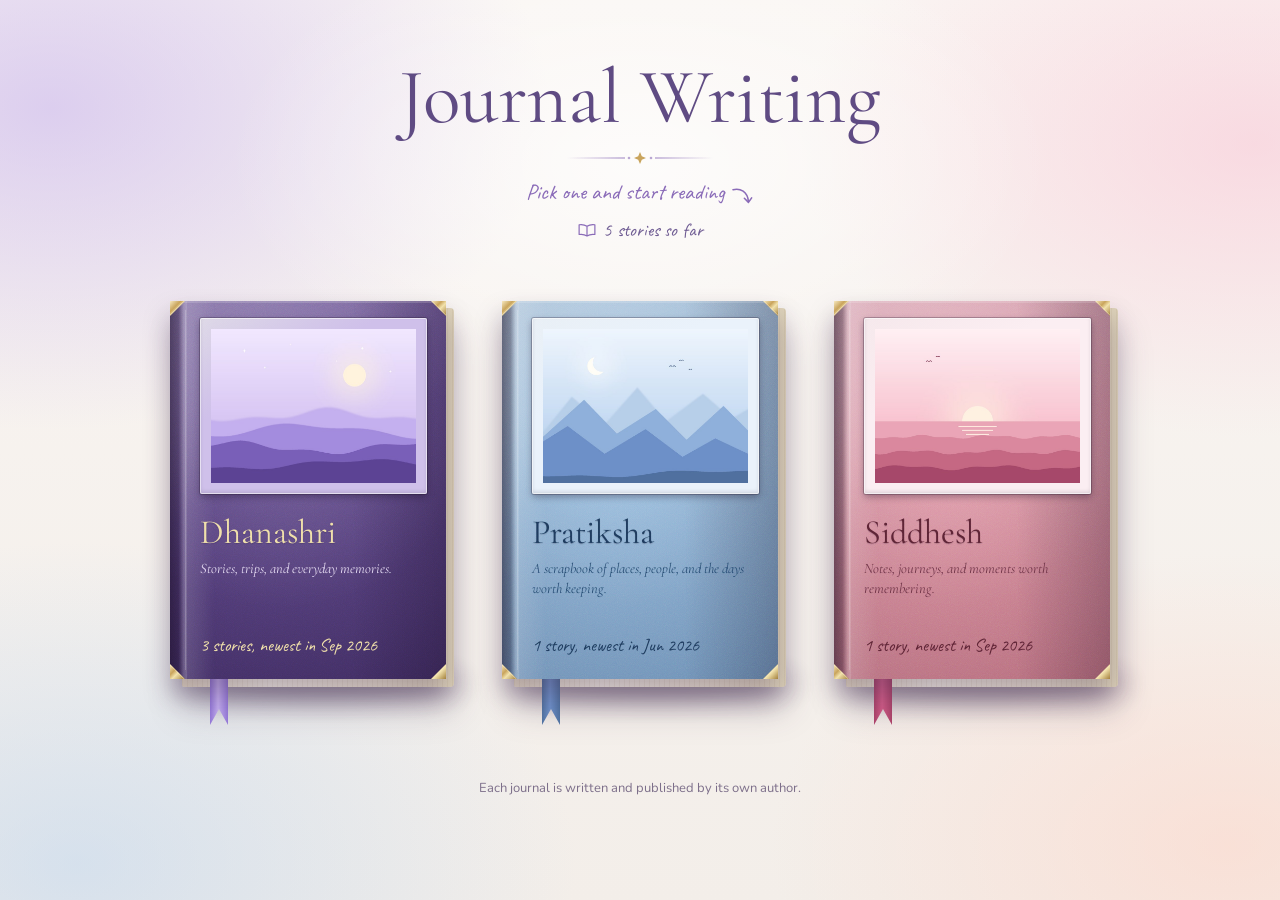
<file: index.html>
<!DOCTYPE html>
<html lang="en">
<head>
<meta charset="UTF-8">
<meta name="viewport" content="width=device-width, initial-scale=1.0">
<title>Journal Writing — three journals in one place</title>
<meta name="description" content="Three illustrated journals, each written and published by its own author. Pick one and start reading.">
<link rel="icon" href="data:image/svg+xml,%3Csvg xmlns='http://www.w3.org/2000/svg' viewBox='0 0 32 32'%3E%3Cpath fill='%234a3570' d='M8 4h13a4 4 0 0 1 4 4v20H12a4 4 0 0 1-4-4V4z'/%3E%3Cpath fill='%23c9a45c' d='M21 4h4v6l-2-1.6L21 10z'/%3E%3Cpath fill='%23efe6d2' d='M8 4H6v22a4 4 0 0 0 4 4h15v-2H12a4 4 0 0 1-4-4z'/%3E%3C/svg%3E">
<link rel="preconnect" href="https://fonts.googleapis.com">
<link rel="preconnect" href="https://fonts.gstatic.com" crossorigin>
<link href="https://fonts.googleapis.com/css2?family=Caveat:wght@400;600&family=Cormorant+Garamond:ital,wght@0,400;0,500;0,600;1,400;1,500&family=Nunito:wght@400;600;700&display=swap" rel="stylesheet">
<style>
/* The front door of the three journals: the title above three leather-bound books. Self-contained. */
:root{
  --ink:#544464; --ink-soft:#7d6f8a; --linen:#f5f0ea;
  --gold:#c9a45c;
  --display:'DaunPenh','Daun Penh','Cormorant Garamond',serif;
  --serif:'Cormorant Garamond',serif;
  --body:'Nunito',sans-serif;
  --hand:'Caveat',cursive;
  --ease:cubic-bezier(.2,.8,.2,1);
}
*{box-sizing:border-box; -webkit-tap-highlight-color:transparent;}
html,body{margin:0; min-height:100%;}
body{font-family:var(--body); color:var(--ink); overflow-x:hidden; background:#f5f0eb;}
/* the backdrop: a smooth pastel wash in the three journals' colours, held to the viewport */
.bg{position:fixed; inset:0; z-index:0; pointer-events:none;
  background:
    radial-gradient(46% 38% at 50% 18%, rgba(255,255,255,.7)  0%, transparent 70%),
    radial-gradient(60% 55% at 4% 12%,  rgba(196,174,236,.55) 0%, transparent 65%),
    radial-gradient(55% 50% at 98% 16%, rgba(248,196,212,.55) 0%, transparent 65%),
    radial-gradient(60% 55% at 6% 96%,  rgba(178,208,240,.45) 0%, transparent 65%),
    radial-gradient(55% 50% at 96% 94%, rgba(255,210,196,.5)  0%, transparent 65%),
    linear-gradient(180deg,#faf6f3,#f3eee9);}
.wrap{position:relative; z-index:1; max-width:1060px; margin:0 auto; padding:0 22px;}

/* ===== the title, set straight on the page ===== */
.hero{padding:58px 0 0; display:flex; justify-content:center;}
.intro{width:min(780px,100%); text-align:center;}
.intro h1{font-family:var(--display); font-weight:400; font-size:clamp(44px,7vw,78px);
  line-height:1; margin:0; color:#5f4b83; letter-spacing:.4px;}
.intro .rule{width:150px; height:14px; margin:15px auto 0;
  background:url("data:image/svg+xml,%3Csvg xmlns='http://www.w3.org/2000/svg' viewBox='0 0 150 14'%3E%3Cdefs%3E%3ClinearGradient id='l' gradientUnits='userSpaceOnUse' x1='2' x2='60'%3E%3Cstop offset='0' stop-color='%23b9a7d2' stop-opacity='0'/%3E%3Cstop offset='1' stop-color='%23b9a7d2'/%3E%3C/linearGradient%3E%3ClinearGradient id='r' gradientUnits='userSpaceOnUse' x1='90' x2='148'%3E%3Cstop offset='0' stop-color='%23b9a7d2'/%3E%3Cstop offset='1' stop-color='%23b9a7d2' stop-opacity='0'/%3E%3C/linearGradient%3E%3C/defs%3E%3Cpath d='M2 7h58' stroke='url(%23l)' stroke-width='1.3'/%3E%3Cpath d='M90 7h58' stroke='url(%23r)' stroke-width='1.3'/%3E%3Ccircle cx='64' cy='7' r='1.3' fill='%23b9a7d2'/%3E%3Ccircle cx='86' cy='7' r='1.3' fill='%23b9a7d2'/%3E%3Cpath fill='%23c9a45c' d='M75 1l1.8 4.2L81 7l-4.2 1.8L75 13l-1.8-4.2L69 7l4.2-1.8z'/%3E%3C/svg%3E") center/contain no-repeat;}
.intro .cta{font-family:var(--hand); font-size:22px; line-height:1.2; color:#8a6bb8; margin:14px 0 0;}
.intro .cta::after{content:""; display:inline-block; width:24px; height:20px; margin-left:6px; vertical-align:-7px;
  background:url("data:image/svg+xml,%3Csvg xmlns='http://www.w3.org/2000/svg' viewBox='0 0 26 22' fill='none' stroke='%238a6bb8' stroke-width='1.7' stroke-linecap='round' stroke-linejoin='round'%3E%3Cpath d='M2 4c8-2 16 2 17 13'/%3E%3Cpath d='M14.5 13.5 19 18l3.5-5'/%3E%3C/svg%3E") center/contain no-repeat;}
.intro .total{display:inline-flex; align-items:center; gap:7px; margin:12px 0 0;
  font-family:var(--hand); font-size:19px; color:#6f5c93;
  min-height:1em; opacity:0; transition:opacity .5s ease;}
.intro .total::before{content:""; width:18px; height:14px;
  background:url("data:image/svg+xml,%3Csvg xmlns='http://www.w3.org/2000/svg' viewBox='0 0 24 18' fill='none' stroke='%238a6bb8' stroke-width='1.6' stroke-linejoin='round'%3E%3Cpath d='M12 4C9 2 5 1.5 1.5 2v13c3.5-.5 7.5 0 10.5 2 3-2 7-2.5 10.5-2V2C19 1.5 15 2 12 4zM12 4v13'/%3E%3C/svg%3E") center/contain no-repeat;}
.intro .total.on{opacity:1;}

/* ===== the three journals ===== */
.shelf{list-style:none; display:flex; flex-wrap:wrap; justify-content:center; align-items:flex-end;
  gap:60px 56px; margin:0; padding:58px 0 56px;}
.book{position:relative; display:block; width:276px; color:inherit; text-decoration:none;
  perspective:1100px;
  transition:transform .4s var(--ease);}
.book:hover, .book:focus-visible{transform:translateY(-10px);}
.book:focus-visible{outline:none;}
.book:focus-visible .cover{box-shadow:0 0 0 3px #fff, 0 0 0 6px var(--pen), 0 26px 46px rgba(74,54,86,.34);}
/* the block of pages, showing along the fore-edge and the tail */
.pages{position:absolute; left:12px; right:-8px; top:7px; bottom:-8px; border-radius:2px 4px 4px 2px;
  background:linear-gradient(90deg,#e4d9c1,#faf4e6 30%,#efe5cf 70%,#d9cdb2);
  background-image:repeating-linear-gradient(90deg, rgba(150,126,88,.09) 0 1px, transparent 1px 5px),
                   linear-gradient(90deg,#e8ddc6,#fbf6ea 32%,#f2e9d5 72%,#ddd2b8);
  box-shadow:0 22px 34px rgba(74,54,86,.26);}
.ribbon{position:absolute; left:40px; bottom:-46px; width:18px; height:62px; z-index:0;
  box-shadow:0 3px 6px rgba(74,54,86,.3);
  background:linear-gradient(90deg, var(--rib-d), var(--rib) 45%, var(--rib-d));
  clip-path:polygon(0 0, 100% 0, 100% 100%, 50% 74%, 0 100%);
  transition:height .4s var(--ease);}
.book:hover .ribbon, .book:focus-visible .ribbon{height:76px;}

/* the cover itself, hinged at the spine so it lifts as you reach for it */
.cover{position:relative; z-index:1; display:flex; flex-direction:column; height:378px;
  padding:17px 19px 22px 30px; border-radius:3px 7px 7px 3px;
  transform-origin:left center; transform:rotateY(0deg);
  background:
    linear-gradient(90deg, rgba(18,6,26,.26) 0 3%, rgba(255,255,255,.14) 5%, rgba(255,255,255,0) 16%,
                    rgba(18,6,26,0) 66%, rgba(18,6,26,.22)),
    linear-gradient(155deg, rgba(255,255,255,.22), rgba(255,255,255,0) 44%),
    radial-gradient(120% 90% at 40% 24%, rgba(255,255,255,.15), transparent 64%),
    radial-gradient(130% 100% at 46% 40%, rgba(255,255,255,.06), rgba(20,8,28,.2) 84%),
    linear-gradient(168deg, var(--c1), var(--c2));
  box-shadow:inset 0 2px 0 rgba(255,255,255,.16), 0 16px 26px rgba(66,44,80,.36);
  transition:transform .5s var(--ease), box-shadow .4s var(--ease);}
.book:hover .cover, .book:focus-visible .cover{transform:rotateY(-11deg);}
/* the grain of the binding */
.cover::before{content:""; position:absolute; inset:0; border-radius:3px 7px 7px 3px; pointer-events:none;
  opacity:.5; mix-blend-mode:overlay;
  background-image:url("data:image/svg+xml,%3Csvg xmlns='http://www.w3.org/2000/svg' width='140' height='140'%3E%3Cfilter id='g'%3E%3CfeTurbulence type='fractalNoise' baseFrequency='1.1' numOctaves='2'/%3E%3C/filter%3E%3Crect width='140' height='140' filter='url(%23g)' opacity='.34'/%3E%3C/svg%3E");}
.spine{position:absolute; left:0; top:0; bottom:0; width:17px; border-radius:3px 0 0 3px;
  background:linear-gradient(90deg, rgba(20,8,28,.34), rgba(20,8,28,.08) 62%, rgba(255,255,255,.14));}
.spine::after{content:""; position:absolute; left:15px; top:9px; bottom:9px; width:1px;
  background:rgba(255,255,255,.18);}
/* brass corner caps, drawn as the four corner slices of one border image */
.caps{position:absolute; inset:0; z-index:3; pointer-events:none; border:15px solid transparent;
  border-image:url("data:image/svg+xml,%3Csvg xmlns='http://www.w3.org/2000/svg' width='60' height='60'%3E%3ClinearGradient id='b' x1='0' y1='0' x2='1' y2='1'%3E%3Cstop offset='0' stop-color='%23f7e9c0'/%3E%3Cstop offset='.36' stop-color='%23c9a45c'/%3E%3Cstop offset='.56' stop-color='%23f2e2ac'/%3E%3Cstop offset='1' stop-color='%23a3803c'/%3E%3C/linearGradient%3E%3Cg fill='url(%23b)'%3E%3Cpath d='M0 0h19L0 19z'/%3E%3Cpath d='M60 0v19L41 0z'/%3E%3Cpath d='M0 60V41l19 19z'/%3E%3Cpath d='M60 60H41l19-19z'/%3E%3C/g%3E%3Cg stroke='%23fff6d8' stroke-opacity='.5' stroke-width='1.1' fill='none'%3E%3Cpath d='M18 0 0 18'/%3E%3Cpath d='M42 0l18 18'/%3E%3Cpath d='M0 42l18 18'/%3E%3Cpath d='M60 42 42 60'/%3E%3C/g%3E%3C/svg%3E") 19 stretch;}
/* the shadow the book casts on the desk it is standing on */
.book::after{content:""; position:absolute; left:4%; right:-7%; bottom:-20px; height:30px; z-index:-1;
  border-radius:50%; background:rgba(64,40,78,.4); filter:blur(12px);
  transition:opacity .4s var(--ease), transform .4s var(--ease);}
.book:hover::after, .book:focus-visible::after{transform:translateY(10px) scale(1.06); opacity:.8;}

/* the inlaid panel on the cover: the journal's own cover.jpg, behind a bevelled mat */
.frame{position:relative; padding:11px; border-radius:2px;
  background:linear-gradient(150deg, rgba(255,255,255,.7), var(--mat) 34%, var(--mat));
  box-shadow:inset 0 0 0 1px rgba(255,255,255,.6), inset 0 -2px 4px rgba(24,12,32,.14),
             0 3px 7px rgba(24,12,32,.34), 0 0 0 1px rgba(28,16,40,.26);}
.art{display:block; width:100%; aspect-ratio:4/3; overflow:hidden; background:var(--mat-in);
  box-shadow:inset 0 2px 6px rgba(24,12,32,.4), inset 0 0 0 1px rgba(28,16,40,.22);}
.art img{display:block; width:100%; height:100%; object-fit:cover;
  transition:transform .6s var(--ease);}
.book:hover .art img, .book:focus-visible .art img{transform:scale(1.05);}

.book h2{font-family:var(--display); font-weight:400; font-size:34px; line-height:1;
  margin:22px 0 0; color:var(--pen); text-shadow:0 1px 1px rgba(24,12,32,.18);}
.book .tag{font-family:var(--serif); font-style:italic; font-size:14.5px; line-height:1.4;
  color:var(--txt); margin:9px 0 0; min-height:2.8em;}
.book .note{font-family:var(--hand); font-size:18px; line-height:1.2; color:var(--pen);
  margin:0; padding-top:10px; margin-top:auto;}

/* each journal's own theme, in leather */
.book[data-client="dhanashri"]{--c1:#6a4f9c; --c2:#46316d; --pen:#f0dfa8; --txt:#e3d8f3;
  --mat:#cfc0ea; --mat-in:#e6dcf7; --rib:#c3adee; --rib-d:#9377d6;}
.book[data-client="pratiksha"]{--c1:#a7cbe9; --c2:#7ea9d2; --pen:#1e3a5c; --txt:#264a70;
  --mat:#eaf2fb; --mat-in:#dbe8f6; --rib:#6e90c9; --rib-d:#50719f;}
.book[data-client="siddhesh"]{--c1:#eaa5b6; --c2:#d5808f; --pen:#5b2334; --txt:#6b3244;
  --mat:#fbeef2; --mat-in:#f7dde5; --rib:#cf5b86; --rib-d:#a94369;}

.foot{max-width:34em; margin:0 auto; text-align:center; color:var(--ink-soft); font-size:13px;
  padding:44px 22px 26px;}

/* ===== the page arrives once: the title settles, then the books are set down ===== */
@keyframes land{from{opacity:0; transform:translateY(16px) scale(.985);}
                  to{opacity:1; transform:translateY(0) scale(1);}}
@keyframes stand{from{opacity:0; transform:translateY(34px) rotate(-1.5deg);}
                   to{opacity:1; transform:translateY(0) rotate(0deg);}}
.intro{animation:land .8s var(--ease) both;}
.shelf li{animation:stand .7s var(--ease) both;}
.shelf li:nth-child(1){animation-delay:.5s;}
.shelf li:nth-child(2){animation-delay:.63s;}
.shelf li:nth-child(3){animation-delay:.76s;}

@media(max-width:1010px){
  .shelf{gap:60px 44px;}
  .book{width:250px;}
  .cover{height:352px; padding:15px 16px 20px 27px;}
  .book h2{font-size:29px;}
}
@media(max-width:760px){
  .hero{padding-top:44px;}
  .shelf{padding:56px 0 44px; gap:72px;}
  .book{width:270px;}
  .cover{height:372px;}
  .book:hover, .book:focus-visible{transform:none;}
  .book:hover .cover, .book:focus-visible .cover{transform:none;}
}
@media(prefers-reduced-motion:reduce){
  .intro, .shelf li{animation:none; opacity:1;}
  .book, .cover, .ribbon, .art img{transition:none;}
  .book:hover, .book:focus-visible{transform:none;}
  .book:hover .cover, .book:focus-visible .cover{transform:none;}
}
</style>
</head>
<body>
  <div class="bg" aria-hidden="true"></div>
  <div class="wrap">
    <header class="hero">
      <div class="intro">
        <h1>Journal Writing</h1>
        <div class="rule"></div>
        <p class="cta">Pick one and start reading</p>
        <p class="total" id="total"></p>
      </div>
    </header>

    <ul class="shelf">
      <li>
        <a class="book" data-client="dhanashri" data-folder="Dhanashri-Journal"
           href="Dhanashri-Journal/" aria-label="Open Dhanashri's Journal">
          <span class="pages" aria-hidden="true"></span>
          <span class="ribbon" aria-hidden="true"></span>
          <span class="cover">
            <span class="spine" aria-hidden="true"></span>
            <span class="caps" aria-hidden="true"></span>
            <span class="frame"><span class="art"><img src="Dhanashri-Journal/cover.jpg" alt=""></span></span>
            <h2>Dhanashri</h2>
            <p class="tag">Stories, trips, and everyday memories.</p>
            <p class="note">Open to read the stories</p>
          </span>
        </a>
      </li>
      <li>
        <a class="book" data-client="pratiksha" data-folder="Pratiksha-Journal"
           href="Pratiksha-Journal/" aria-label="Open Pratiksha's Journal">
          <span class="pages" aria-hidden="true"></span>
          <span class="ribbon" aria-hidden="true"></span>
          <span class="cover">
            <span class="spine" aria-hidden="true"></span>
            <span class="caps" aria-hidden="true"></span>
            <span class="frame"><span class="art"><img src="Pratiksha-Journal/cover.jpg" alt=""></span></span>
            <h2>Pratiksha</h2>
            <p class="tag">A scrapbook of places, people, and the days worth keeping.</p>
            <p class="note">Open to read the stories</p>
          </span>
        </a>
      </li>
      <li>
        <a class="book" data-client="siddhesh" data-folder="Siddhesh-Journal"
           href="Siddhesh-Journal/" aria-label="Open Siddhesh's Journal">
          <span class="pages" aria-hidden="true"></span>
          <span class="ribbon" aria-hidden="true"></span>
          <span class="cover">
            <span class="spine" aria-hidden="true"></span>
            <span class="caps" aria-hidden="true"></span>
            <span class="frame"><span class="art"><img src="Siddhesh-Journal/cover.jpg" alt=""></span></span>
            <h2>Siddhesh</h2>
            <p class="tag">Notes, journeys, and moments worth remembering.</p>
            <p class="note">Open to read the stories</p>
          </span>
        </a>
      </li>
    </ul>

    <p class="foot">Each journal is written and published by its own author.</p>
  </div>

<script>
/* Each book reads its journal's own data/index.json for the story count and the newest date. */
const MONTHS=['Jan','Feb','Mar','Apr','May','Jun','Jul','Aug','Sep','Oct','Nov','Dec'];
function monthYear(iso){ const p=(iso||'').split('-'); const m=MONTHS[parseInt(p[1],10)-1]; return m ? m+' '+p[0] : ''; }

const totalEl=document.getElementById('total');
Promise.all([...document.querySelectorAll('.book')].map(async book=>{
  const note=book.querySelector('.note');
  try{
    const res=await fetch(book.dataset.folder+'/data/index.json?t='+Date.now(), {cache:'no-store'});
    if(!res.ok) throw new Error('no index');
    const list=await res.json();
    if(!Array.isArray(list) || list.length===0){ note.textContent='No stories yet'; return 0; }
    list.sort((a,b)=>(b.date||'').localeCompare(a.date||''));
    const newest=list[0], when=monthYear(newest.date);
    note.textContent=(list.length===1?'1 story':list.length+' stories')+(when?', newest in '+when:'');
    return list.length;
  }catch(e){ return 0; }   // the book still opens the journal, so leave its default line
})).then(counts=>{
  const n=counts.reduce((a,b)=>a+b,0);
  if(!n) return;
  totalEl.textContent=n+' '+(n===1?'story':'stories')+' so far';
  totalEl.classList.add('on');
});
</script>
</body>
</html>
</file>
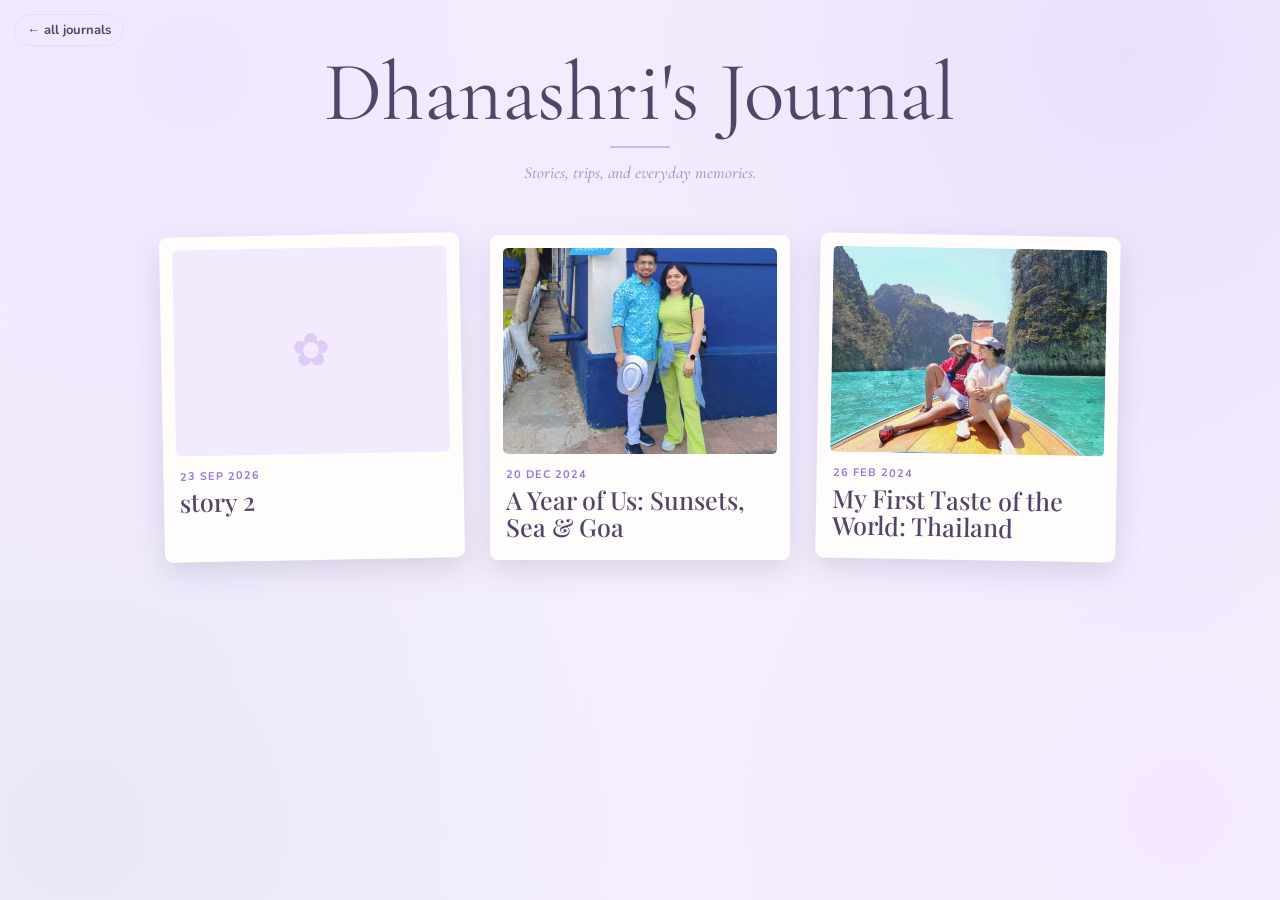
<file: Dhanashri-Journal/index.html>
<!DOCTYPE html>
<html lang="en" data-client="dhanashri">
<head>
<meta charset="UTF-8">
<meta name="viewport" content="width=device-width, initial-scale=1.0">
<title>Dhanashri's Journal</title>
<link rel="icon" type="image/png"
        href="https://static.vecteezy.com/system/resources/thumbnails/049/800/636/small/vintage-school-material-clipart-bookmark-free-png.png">
<link rel="preconnect" href="https://fonts.googleapis.com">
<link rel="preconnect" href="https://fonts.gstatic.com" crossorigin>
<link href="https://fonts.googleapis.com/css2?family=Amatic+SC:wght@400;700&family=Bebas+Neue&family=Caveat:wght@400;600;700&family=Cedarville+Cursive&family=Cormorant+Garamond:ital,wght@0,400;0,500;0,600;0,700;1,400&family=Dancing+Script:wght@400;600;700&family=Gaegu:wght@400;700&family=Great+Vibes&family=Herr+Von+Muellerhoff&family=Indie+Flower&family=Gluten&family=Grand+Hotel&family=Kalam:wght@300;400;700&family=Lobster+Two:ital,wght@0,400;0,700;1,400&family=Nunito:wght@400;600;700&family=Parisienne&family=Patrick+Hand&family=Playfair+Display:ital,wght@0,400;0,700;1,400&family=Quicksand:wght@400;600;700&family=Sacramento&family=Sail&family=Satisfy&family=Shadows+Into+Light&family=Walter+Turncoat&display=swap" rel="stylesheet">
<link rel="stylesheet" href="../assets/css/style.css">
</head>
<body>
  <a class="btn ghost home-back" href="../index.html">← all journals</a>
  <div class="site-head">
    <h1>Dhanashri's Journal</h1>
    <div class="rule"></div>
    <p>Stories, trips, and everyday memories.</p>
  </div>
  <div id="cards" class="cards"></div>
  <div id="loading" class="loading">opening the journal...</div>

<script>
  /* Only client-specific code. DATA_DIR fixes which folder this editor writes to. */
  window.JOURNAL_CLIENT = {
    USERNAME : "laxman-sidhu",
    REPO     : "Journal-Writing",
    DATA_DIR : "Dhanashri-Journal/data",
    TITLE    : "Dhanashri's Journal"
  };
</script>
<script src="../assets/js/core.js"></script>
<script>
(async function(){
  const J=window.JOURNAL;
  const cards=document.getElementById('cards'), loading=document.getElementById('loading');
  try{
    const res=await fetch('data/index.json?t='+Date.now(), {cache:'no-store'});
    let list = res.ok ? await res.json() : [];
    loading.style.display='none';
    if(!Array.isArray(list) || list.length===0){
      cards.innerHTML='<div class="empty"><div class="big">No stories yet</div><div>The first story will appear here soon.</div></div>'; return;
    }
    list.sort((a,b)=>(b.date||'').localeCompare(a.date||''));
    list.forEach(p=>{
      const a=document.createElement('a'); a.className='card'; a.href='story.html?id='+encodeURIComponent(p.id);
      const thumb = p.thumb ? '<img class="thumb" src="'+p.thumb+'" alt="">' : '<div class="thumb placeholder">✿</div>';
      a.innerHTML = thumb +
        '<div class="c-date">'+J.escapeHtml(J.formatDate(p.date))+'</div>'+
        '<div class="c-title">'+J.escapeHtml(p.title||'Untitled')+'</div>';
      cards.appendChild(a);
    });
  }catch(e){
    loading.innerHTML='Could not load stories yet.<br><span style="font-size:14px;font-family:var(--body)">If this is a brand new site, publish your first story from the editor.</span>';
  }
})();
</script>
</body>
</html>
</file>
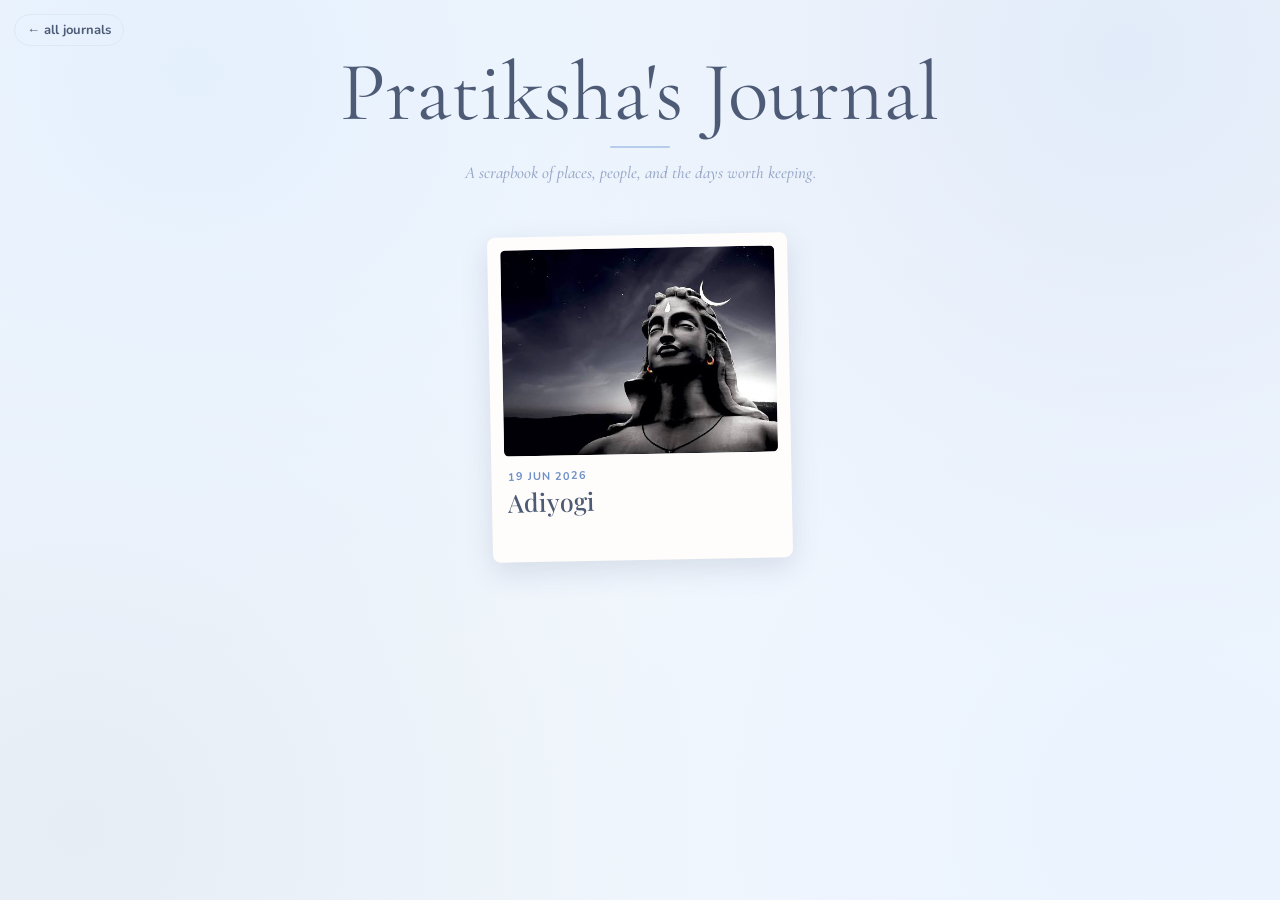
<file: Pratiksha-Journal/index.html>
<!DOCTYPE html>
<html lang="en" data-client="pratiksha">
<head>
<meta charset="UTF-8">
<meta name="viewport" content="width=device-width, initial-scale=1.0">
<title>Pratiksha's Journal</title>
<link rel="icon" type="image/png"
        href="https://cdn-icons-png.flaticon.com/512/8171/8171590.png">
<link rel="preconnect" href="https://fonts.googleapis.com">
<link rel="preconnect" href="https://fonts.gstatic.com" crossorigin>
<link href="https://fonts.googleapis.com/css2?family=Amatic+SC:wght@400;700&family=Bebas+Neue&family=Caveat:wght@400;600;700&family=Cedarville+Cursive&family=Cormorant+Garamond:ital,wght@0,400;0,500;0,600;0,700;1,400&family=Dancing+Script:wght@400;600;700&family=Gaegu:wght@400;700&family=Great+Vibes&family=Herr+Von+Muellerhoff&family=Indie+Flower&family=Gluten&family=Grand+Hotel&family=Kalam:wght@300;400;700&family=Lobster+Two:ital,wght@0,400;0,700;1,400&family=Nunito:wght@400;600;700&family=Parisienne&family=Patrick+Hand&family=Playfair+Display:ital,wght@0,400;0,700;1,400&family=Quicksand:wght@400;600;700&family=Sacramento&family=Sail&family=Satisfy&family=Shadows+Into+Light&family=Walter+Turncoat&display=swap" rel="stylesheet">
<link rel="stylesheet" href="../assets/css/style.css">
</head>
<body>
  <a class="btn ghost home-back" href="../index.html">← all journals</a>
  <div class="site-head">
    <h1>Pratiksha's Journal</h1>
    <div class="rule"></div>
    <p>A scrapbook of places, people, and the days worth keeping.</p>
  </div>
  <div id="cards" class="cards"></div>
  <div id="loading" class="loading">opening the journal...</div>

<script>
  /* Only client-specific code. DATA_DIR fixes which folder this editor writes to. */
  window.JOURNAL_CLIENT = {
    USERNAME : "laxman-sidhu",
    REPO     : "Journal-Writing",
    DATA_DIR : "Pratiksha-Journal/data",
    TITLE    : "Pratiksha's Journal"
  };
</script>
<script src="../assets/js/core.js"></script>
<script>
(async function(){
  const J=window.JOURNAL;
  const cards=document.getElementById('cards'), loading=document.getElementById('loading');
  try{
    const res=await fetch('data/index.json?t='+Date.now(), {cache:'no-store'});
    let list = res.ok ? await res.json() : [];
    loading.style.display='none';
    if(!Array.isArray(list) || list.length===0){
      cards.innerHTML='<div class="empty"><div class="big">No stories yet</div><div>The first story will appear here soon.</div></div>'; return;
    }
    list.sort((a,b)=>(b.date||'').localeCompare(a.date||''));
    list.forEach(p=>{
      const a=document.createElement('a'); a.className='card'; a.href='story.html?id='+encodeURIComponent(p.id);
      const thumb = p.thumb ? '<img class="thumb" src="'+p.thumb+'" alt="">' : '<div class="thumb placeholder">✿</div>';
      a.innerHTML = thumb +
        '<div class="c-date">'+J.escapeHtml(J.formatDate(p.date))+'</div>'+
        '<div class="c-title">'+J.escapeHtml(p.title||'Untitled')+'</div>';
      cards.appendChild(a);
    });
  }catch(e){
    loading.innerHTML='Could not load stories yet.<br><span style="font-size:14px;font-family:var(--body)">If this is a brand new site, publish your first story from the editor.</span>';
  }
})();
</script>
</body>
</html>
</file>
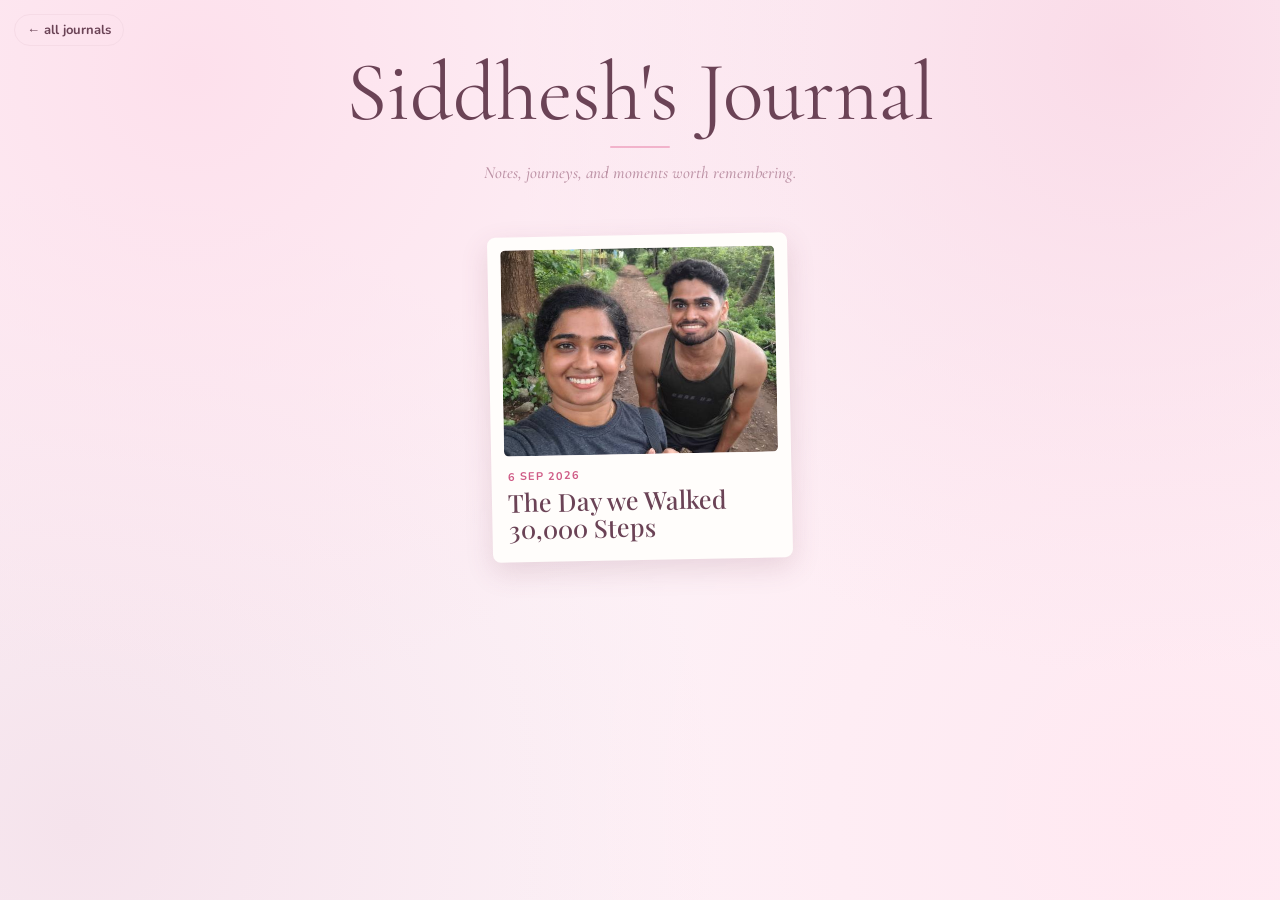
<file: Siddhesh-Journal/index.html>
<!DOCTYPE html>
<html lang="en" data-client="siddhesh">
<head>
<meta charset="UTF-8">
<meta name="viewport" content="width=device-width, initial-scale=1.0">
<title>Siddhesh's Journal</title>
<link rel="icon" type="image/png"
        href="https://cdn-icons-png.flaticon.com/512/2708/2708780.png">
<link rel="preconnect" href="https://fonts.googleapis.com">
<link rel="preconnect" href="https://fonts.gstatic.com" crossorigin>
<link href="https://fonts.googleapis.com/css2?family=Amatic+SC:wght@400;700&family=Bebas+Neue&family=Caveat:wght@400;600;700&family=Cedarville+Cursive&family=Cormorant+Garamond:ital,wght@0,400;0,500;0,600;0,700;1,400&family=Dancing+Script:wght@400;600;700&family=Gaegu:wght@400;700&family=Great+Vibes&family=Herr+Von+Muellerhoff&family=Indie+Flower&family=Gluten&family=Grand+Hotel&family=Kalam:wght@300;400;700&family=Lobster+Two:ital,wght@0,400;0,700;1,400&family=Nunito:wght@400;600;700&family=Parisienne&family=Patrick+Hand&family=Playfair+Display:ital,wght@0,400;0,700;1,400&family=Quicksand:wght@400;600;700&family=Sacramento&family=Sail&family=Satisfy&family=Shadows+Into+Light&family=Walter+Turncoat&display=swap" rel="stylesheet">
<link rel="stylesheet" href="../assets/css/style.css">
</head>
<body>
  <a class="btn ghost home-back" href="../index.html">← all journals</a>
  <div class="site-head">
    <h1>Siddhesh's Journal</h1>
    <div class="rule"></div>
    <p>Notes, journeys, and moments worth remembering.</p>
  </div>
  <div id="cards" class="cards"></div>
  <div id="loading" class="loading">opening the journal...</div>

<script>
  /* Only client-specific code. DATA_DIR fixes which folder this editor writes to. */
  window.JOURNAL_CLIENT = {
    USERNAME : "laxman-sidhu",
    REPO     : "Journal-Writing",
    DATA_DIR : "Siddhesh-Journal/data",
    TITLE    : "Siddhesh's Journal"
  };
</script>
<script src="../assets/js/core.js"></script>
<script>
(async function(){
  const J=window.JOURNAL;
  const cards=document.getElementById('cards'), loading=document.getElementById('loading');
  try{
    const res=await fetch('data/index.json?t='+Date.now(), {cache:'no-store'});
    let list = res.ok ? await res.json() : [];
    loading.style.display='none';
    if(!Array.isArray(list) || list.length===0){
      cards.innerHTML='<div class="empty"><div class="big">No stories yet</div><div>The first story will appear here soon.</div></div>'; return;
    }
    list.sort((a,b)=>(b.date||'').localeCompare(a.date||''));
    list.forEach(p=>{
      const a=document.createElement('a'); a.className='card'; a.href='story.html?id='+encodeURIComponent(p.id);
      const thumb = p.thumb ? '<img class="thumb" src="'+p.thumb+'" alt="">' : '<div class="thumb placeholder">✿</div>';
      a.innerHTML = thumb +
        '<div class="c-date">'+J.escapeHtml(J.formatDate(p.date))+'</div>'+
        '<div class="c-title">'+J.escapeHtml(p.title||'Untitled')+'</div>';
      cards.appendChild(a);
    });
  }catch(e){
    loading.innerHTML='Could not load stories yet.<br><span style="font-size:14px;font-family:var(--body)">If this is a brand new site, publish your first story from the editor.</span>';
  }
})();
</script>
</body>
</html>
</file>
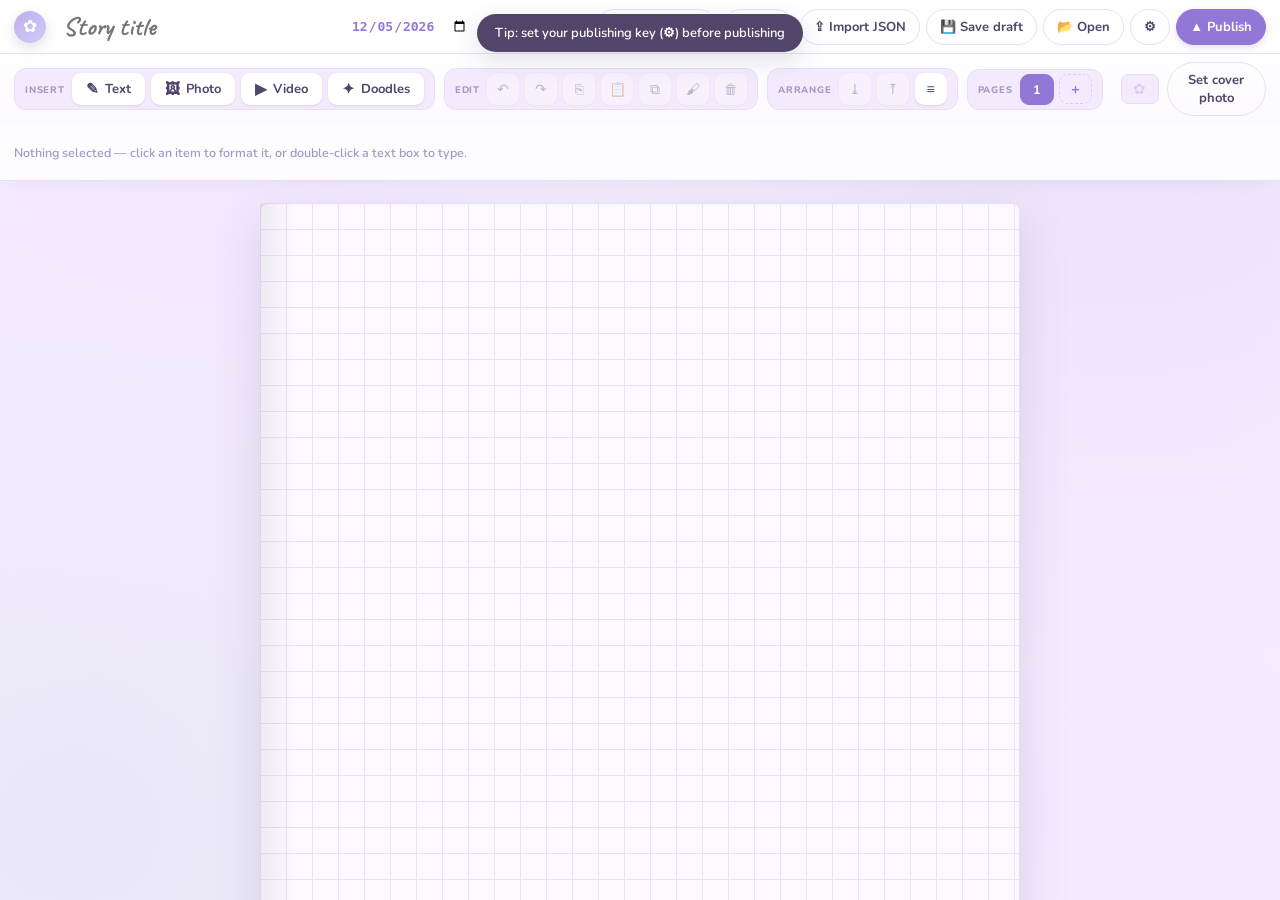
<file: Dhanashri-Journal/admin.html>
<!DOCTYPE html>
<html lang="en" data-client="dhanashri">
<head>
<meta charset="UTF-8">
<meta name="viewport" content="width=device-width, initial-scale=1.0, maximum-scale=1.0, user-scalable=no">
<title>Editor — Dhanashri's Journal</title>
<link rel="preconnect" href="https://fonts.googleapis.com">
<link rel="preconnect" href="https://fonts.gstatic.com" crossorigin>
<link href="https://fonts.googleapis.com/css2?family=Amatic+SC:wght@400;700&family=Bebas+Neue&family=Caveat:wght@400;600;700&family=Cedarville+Cursive&family=Cormorant+Garamond:ital,wght@0,400;0,500;0,600;0,700;1,400&family=Dancing+Script:wght@400;600;700&family=Gaegu:wght@400;700&family=Great+Vibes&family=Herr+Von+Muellerhoff&family=Indie+Flower&family=Gluten&family=Grand+Hotel&family=Kalam:wght@300;400;700&family=Lobster+Two:ital,wght@0,400;0,700;1,400&family=Nunito:wght@400;600;700&family=Parisienne&family=Patrick+Hand&family=Playfair+Display:ital,wght@0,400;0,700;1,400&family=Quicksand:wght@400;600;700&family=Sacramento&family=Sail&family=Satisfy&family=Shadows+Into+Light&family=Walter+Turncoat&display=swap" rel="stylesheet">
<link rel="stylesheet" href="../assets/css/style.css">
<style>
  /* ===== editor shell ===== */
  body{overflow:hidden; height:100vh;}
  .app{display:flex; flex-direction:column; height:100vh;}

  /* ===== ribbon: a fixed Word-style command bar that never shifts the canvas ===== */
  .ribbon{flex:none; position:relative; z-index:120; background:linear-gradient(180deg,#fff,var(--paper));
    border-bottom:1px solid var(--paper-edge); box-shadow:0 8px 20px -14px var(--shadow);}
  .rb-row{display:flex; align-items:center; gap:9px; padding:8px 14px;}
  .rb-row + .rb-row{border-top:1px solid var(--paper-edge);}
  .spacer{flex:1;}

  .mark{width:32px;height:32px;border-radius:50%;background:linear-gradient(135deg,var(--lav),var(--peri));
    display:flex;align-items:center;justify-content:center;color:#fff;font-size:17px;box-shadow:0 4px 12px var(--shadow);flex:none;}
  .story-title{font-family:var(--hand); font-size:26px; font-weight:700; color:var(--ink); border:none; background:transparent;
    outline:none; min-width:70px; max-width:32vw; padding:2px 8px; border-radius:8px; transition:.15s;}
  .story-title:hover{background:var(--soft);}
  .story-title:focus{background:#fff; box-shadow:inset 0 0 0 1px var(--lav);}
  .sdate{font-weight:700; font-size:13px; color:var(--lav-deep); border:1px solid transparent; background:transparent;
    outline:none; max-width:135px; padding:5px 7px; border-radius:8px; transition:.15s;}
  .sdate:hover{background:var(--soft);}
  .sdate:focus{background:#fff; border-color:var(--lav);}
  .actions{display:flex; gap:6px; flex-wrap:wrap;}

  /* a labelled cluster of related controls, the ribbon's basic building block */
  .grp{display:inline-flex; align-items:center; gap:6px; padding:4px 10px; border-radius:12px;
    background:var(--soft); border:1px solid var(--paper-edge); flex:none;}
  .grp > *{flex:none;}
  .grp .lbl{font-size:9.5px; font-weight:800; color:var(--ink-soft); letter-spacing:.8px; text-transform:uppercase; margin-right:1px;}
  .rb-sep{width:1px; align-self:stretch; background:var(--paper-edge); margin:2px 1px; flex:none;}

  /* every square-ish ribbon button shares one 32px rhythm */
  .rbtn{width:32px; height:32px; border:1px solid transparent; background:#fff; border-radius:9px; cursor:pointer;
    font-family:var(--body); font-size:14px; color:var(--ink); display:inline-flex; align-items:center; justify-content:center;
    transition:.13s; box-shadow:0 1px 2px var(--shadow);}
  .rbtn:hover{border-color:var(--lav); background:var(--blush); transform:translateY(-1px);}
  .rbtn:active{transform:none;}
  .rbtn.active, .rbtn.on{background:var(--lav-deep); color:#fff; border-color:var(--lav-deep); box-shadow:0 3px 8px var(--shadow);}
  .rbtn:disabled{opacity:.32; cursor:default; background:#fff; transform:none; border-color:transparent;}
  .rbtn svg{display:block;}
  .rbtn.wide{width:auto; padding:0 13px; gap:6px; font-size:13px; font-weight:700; white-space:nowrap;}
  .rbtn.wide .ic{font-size:15px;}

  .grp select{font-family:var(--body); font-size:13px; height:32px; padding:0 8px; border:1px solid var(--paper-edge);
    border-radius:9px; background:#fff; color:var(--ink); max-width:195px; cursor:pointer;}
  .grp select:hover{border-color:var(--lav);}
  .stepval{min-width:36px; text-align:center; font-weight:800; font-size:12.5px; color:var(--ink);}
  .sw{width:21px;height:21px;border-radius:50%;cursor:pointer;border:2px solid #fff;box-shadow:0 0 0 1px var(--paper-edge);transition:.13s;}
  .sw:hover{transform:scale(1.16);}
  .grp input[type=color]{width:30px;height:30px;border:none;background:none;cursor:pointer;padding:0;border-radius:8px;}

  /* ===== contextual row: fixed height, so showing a bar never moves the page ===== */
  .rb-ctx{display:flex; align-items:center; gap:9px; padding:8px 14px; min-height:56px;
    overflow-x:auto; overflow-y:hidden; -webkit-overflow-scrolling:touch; background:rgba(255,255,255,.55);}
  .fmtbar{display:none; align-items:center; gap:8px; flex:none;}
  .ctxhint{display:flex; align-items:center; gap:7px; font-size:12.5px; color:var(--ink-soft); font-weight:600; white-space:nowrap;}

  /* ===== page tabs ===== */
  .tabs{display:flex; gap:5px; align-items:center;}
  .tab{flex:none; cursor:pointer; padding:6px 12px; border-radius:9px; background:#fff; border:1px solid var(--paper-edge);
    font-weight:700; font-size:12.5px; white-space:nowrap; transition:.13s;}
  .tab:hover{border-color:var(--lav);}
  .tab.active{background:var(--lav-deep); border-color:var(--lav-deep); color:#fff;}
  .tab.add{color:var(--lav-deep); border:1px dashed var(--lilac); background:transparent; font-size:15px; padding:4px 11px;}

  .cover-row{display:flex; align-items:center; gap:8px;}
  .cover-prev{width:38px;height:30px;border-radius:7px;border:1px solid var(--paper-edge);background:var(--soft);
    display:flex;align-items:center;justify-content:center;color:var(--lilac);font-size:15px;overflow:hidden;flex:none;}

  /* ===== canvas ===== */
  .stage{flex:1; overflow:auto; -webkit-overflow-scrolling:touch; touch-action:pan-y;
    display:flex; align-items:flex-start; justify-content:center; padding:22px 30px 90px;}
  .stage-inner{margin:0 auto; position:relative;}
  /* the editor lets items sit outside the page (Word-style) instead of clipping them */
  #page{overflow:visible;}

  /* ===== selection frame + 8 resize handles ===== */
  .el{touch-action:none;}
  .el.selected{outline:1.5px solid var(--lav); outline-offset:3px; z-index:50; border-radius:4px;}
  .el-text{cursor:move;}
  .el-text:not(.editing) .text-body{user-select:none; cursor:move;}
  .el-text.editing{cursor:auto;}
  .el-text.editing .text-body{user-select:text; cursor:text;}
  .el-text.editing.selected{outline:1.5px dashed var(--lav-deep); outline-offset:3px;}
  .el-photo .cap, .el-video .cap{user-select:none;}
  .el-photo.editing .cap, .el-video.editing .cap{user-select:text; cursor:text;}

  /* The page is scaled down to fit narrow screens, which would shrink every grab target with
     it. --inv (set in fitScale) cancels that scale so handles stay a constant, tappable size. */
  .hnd{position:absolute; display:none; z-index:62; width:11px; height:11px; background:#fff;
    border:1.5px solid var(--lav-deep); border-radius:3px; box-shadow:0 1px 3px var(--shadow); touch-action:none;
    transform:scale(var(--inv,1));}
  .el.selected .hnd{display:block;}
  .hnd:hover{background:var(--lav-deep);}
  .hnd.nw{left:-9px; top:-9px; cursor:nwse-resize;}
  .hnd.n {left:50%; top:-9px; margin-left:-5.5px; cursor:ns-resize;}
  .hnd.ne{right:-9px; top:-9px; cursor:nesw-resize;}
  .hnd.e {right:-9px; top:50%; margin-top:-5.5px; cursor:ew-resize;}
  .hnd.se{right:-9px; bottom:-9px; cursor:nwse-resize;}
  .hnd.s {left:50%; bottom:-9px; margin-left:-5.5px; cursor:ns-resize;}
  .hnd.sw{left:-9px; bottom:-9px; cursor:nesw-resize;}
  .hnd.w {left:-9px; top:50%; margin-top:-5.5px; cursor:ew-resize;}

  .el .ctrl{position:absolute; top:-15px; right:-15px; display:none; gap:4px; z-index:63;}
  .el.selected .ctrl{display:flex;}
  .ctrl .dot{width:25px;height:25px;border-radius:50%; background:#fff; border:1px solid var(--paper-edge);
    display:flex;align-items:center;justify-content:center; cursor:pointer; font-size:13px; color:var(--ink);
    box-shadow:0 2px 6px var(--shadow); transform:scale(var(--inv,1));}
  .ctrl .dot:hover{background:var(--blush); border-color:var(--lav);}
  .ctrl .dot.del{color:#c2607f;}
  .el-text .text-body:empty:before{content:'Write here...'; color:var(--ink-soft);}
  .el-photo .cap:empty:before, .el-video .cap:empty:before{content:'caption'; color:#aeb8cf;}

  /* ===== shaped text boxes ===== */
  /* the outline is an SVG behind the words, so the selection ring follows the box, not the shape */
  .el-text.shaped .text-body{min-width:80px;}
  /* the shaped box itself is not a pointer target (so its hollow part is click-through),
     which means the handles sitting outside it have to opt back in */
  .el-text.shaped .hnd, .el-text.shaped .roth, .el-text.shaped .pthnd,
  .el-text.shaped .ctrl, .el-text.shaped .ctrl .dot{pointer-events:auto;}
  /* Stacking follows Arrange (document order). The only exception is while an item is being
     dragged, when it lifts above everything so you can see what you are moving. */
  .el.dragging{z-index:9999 !important;}
  /* custom-shape vertex handles: drag to reshape the polygon */
  .pthnd{position:absolute; width:13px; height:13px; margin:-6.5px 0 0 -6.5px; border-radius:50%;
    background:#fff; border:2px solid var(--lav-deep); box-shadow:0 1px 3px var(--shadow);
    z-index:64; display:none; cursor:grab; touch-action:none; transform:scale(var(--inv,1));}
  .el.selected .pthnd{display:block;}
  .pthnd:hover{background:var(--lav-deep);}
  .pthnd.drag{cursor:grabbing; background:var(--lav-deep);}
  .shapehint{font-size:11.5px; color:var(--ink-soft); font-weight:600; white-space:nowrap; max-width:230px;}

  /* ===== format painter ===== */
  body.painting{cursor:copy;}
  body.painting .el{cursor:copy !important;}
  #fmtPaint.on{background:var(--lav-deep); color:#fff; border-color:var(--lav-deep);}

  /* ===== layers panel ===== */
  /* Lists everything on the page top-first, so an item hidden behind something else is
     always reachable — including on a phone, where there is no modifier key. */
  .layerpop{position:fixed; z-index:300; display:none; width:250px; max-height:58vh; overflow:auto;
    background:var(--paper); border:1px solid var(--paper-edge); border-radius:14px;
    box-shadow:0 16px 40px var(--shadow); padding:7px;}
  .layerpop.open{display:block;}
  .layerrow{display:flex; align-items:center; gap:9px; width:100%; padding:8px 10px; border:0;
    border-radius:9px; background:none; cursor:pointer; font:700 13px var(--body); color:var(--ink); text-align:left;}
  .layerrow:hover{background:var(--soft);}
  .layerrow.sel{background:var(--lav-deep); color:#fff;}
  .layerrow .ico{width:17px; text-align:center; flex:none;}
  .layerrow .nm{flex:1; overflow:hidden; text-overflow:ellipsis; white-space:nowrap;}
  .layerempty{padding:12px 10px; font-size:13px; color:var(--ink-soft);}

  /* alignment guides shown while dragging */
  .guide{position:absolute; display:none; background:var(--lav-deep); z-index:70; pointer-events:none; opacity:.75;}
  .guide.v{top:0; bottom:0; width:1px;}
  .guide.h{left:0; right:0; height:1px;}

  /* ===== modals + sheets ===== */
  .mask{position:fixed; inset:0; background:rgba(52,64,90,.34); z-index:300; display:none; align-items:center; justify-content:center; padding:18px;}
  .mask.open{display:flex;}
  .modal{background:var(--paper); width:min(460px,100%); max-height:84vh; overflow:auto; border-radius:18px; padding:22px; box-shadow:0 20px 50px var(--shadow);}
  .modal.wide{width:min(560px,100%);}
  /* the paper picker carries 148 backgrounds, so it gets a far wider canvas than the
     other modals and lets .bggrid decide how many fit per row */
  .modal.papers{width:min(1120px,100%);}
  .modal h3{font-family:var(--hand); font-size:28px; margin:0 0 6px;}
  .modal p{font-size:13px; color:var(--ink-soft); line-height:1.5; margin:0 0 14px;}
  .modal input[type=password],.modal input[type=text]{width:100%; padding:11px 13px; border:1px solid var(--paper-edge); border-radius:10px; font-family:var(--body); font-size:14px; outline:none;}
  .modal .row{display:flex; gap:8px; justify-content:flex-end; margin-top:16px;}
  .story-list{display:flex; flex-direction:column; gap:8px; margin-top:8px;}
  .story-list .item{display:flex; align-items:center; gap:10px; padding:8px; border:1px solid var(--paper-edge); border-radius:12px; background:#fff;}
  .story-list .item .main{display:flex; align-items:center; gap:10px; flex:1; cursor:pointer; min-width:0;}
  .story-list .item:hover{background:var(--blush);}
  .story-list img{width:46px;height:36px;object-fit:cover;border-radius:6px;flex:none;}
  .story-list .ph{width:46px;height:36px;border-radius:6px;background:var(--soft);display:flex;align-items:center;justify-content:center;color:var(--lilac);flex:none;}
  .story-list .tname{font-family:var(--hand); font-size:20px; line-height:1; white-space:nowrap; overflow:hidden; text-overflow:ellipsis;}
  .story-list .trash{width:34px;height:34px;border-radius:9px;border:1px solid var(--paper-edge);background:#fff;color:#c2607f;cursor:pointer;font-size:15px;flex:none;}
  .story-list .dl{width:34px;height:34px;border-radius:9px;border:1px solid var(--paper-edge);background:#fff;color:var(--lav-deep);cursor:pointer;font-size:15px;flex:none;}

  .sheet-mask{position:fixed; inset:0; background:rgba(52,64,90,.3); z-index:300; display:none; align-items:flex-end; justify-content:center;}
  .sheet-mask.open{display:flex;}
  .sheet{background:var(--paper); width:min(540px,100%); max-height:74vh; border-radius:22px 22px 0 0; padding:18px 18px 26px; overflow:auto;}
  .sheet h3{font-family:var(--hand); font-size:26px; margin:0 0 4px;}
  /* Each category needs clear air above it so groups read as separate sections rather than
     running straight on from the tiles before them. :first-of-type keeps the top tight. */
  /* Category headings appear in both the sticker sheet and the background modal, so the rule
     covers both containers. Clear air above each group stops one section running straight on
     from the tiles of the one before; the first heading after the title stays tight. */
  .sheet .cat, .modal .cat{font-size:12px; font-weight:700; color:var(--lav-deep); letter-spacing:.5px;
    text-transform:uppercase; margin:26px 0 8px; padding-top:15px; border-top:1px solid var(--paper-edge);}
  .sheet .cat:first-child, .modal .cat:first-child,
  .sheet h3 + .cat, .modal h3 + .cat{margin-top:10px; padding-top:0; border-top:0;}
  .customrow{display:flex; gap:8px; flex-wrap:wrap; align-items:center;}
  .customrow input[type=text]{flex:1; min-width:150px; padding:9px 12px; border:1px solid var(--paper-edge); border-radius:10px; font-size:15px; outline:none;}
  .stickgrid{display:grid; grid-template-columns:repeat(8,1fr); gap:6px;}
  .stickgrid button{font-size:26px; border:none; background:#fff; border-radius:12px; padding:8px 0; cursor:pointer;}
  .stickgrid button:hover{background:var(--blush); transform:scale(1.12);}
  .washirow{display:flex; gap:8px; flex-wrap:wrap;}
  .washirow button{width:64px;height:26px;border-radius:3px;border:none;cursor:pointer; box-shadow:0 2px 6px rgba(52,64,90,.12);}
  .washigrid{display:grid; grid-template-columns:repeat(7,1fr); gap:7px;}
  .washigrid button{height:26px;border-radius:3px;border:none;cursor:pointer; box-shadow:0 2px 6px rgba(52,64,90,.12); position:relative; overflow:hidden; padding:0;}
  .washigrid button.striped:after{content:""; position:absolute; inset:0; background-image:repeating-linear-gradient(45deg, rgba(255,255,255,.32) 0 6px, transparent 6px 12px);}
  .washigrid button:hover{transform:translateY(-1px);}
  @media(max-width:600px){ .washigrid{gap:5px;} }

  /* ===== video ===== */
  .vidkind{font-size:12px; font-weight:700; margin-top:8px; min-height:16px; color:var(--ink-soft);}
  .vidkind.ok{color:var(--lav-deep);}
  .vidkind.bad{color:#c2607f;}
  .vidprev{flex:1; min-width:140px; font-size:12px; color:var(--ink-soft); display:flex; align-items:center; gap:9px;}
  .vidprev img{width:72px; height:48px; object-fit:cover; border-radius:8px; border:1px solid var(--paper-edge);}
  .vkind{font-size:10px; font-weight:800; letter-spacing:.6px; text-transform:uppercase; color:var(--ink-soft);}
  /* the editor never loads a player: it shows the same poster the PDF will get */
  .el-video .vwrap{cursor:move;}

  /* ===== background picker ===== */
  /* 100px is chosen against the 1120px picker: nine swatches plus gaps need 996px and the
     content box is 1076px (1059px once a scrollbar takes its width), so nine always fit,
     while ten would need 1108px and never can. */
  .bggrid{display:grid; grid-template-columns:repeat(auto-fill,minmax(100px,1fr)); gap:12px; margin-top:4px;}
  .bgitem{border:none; background:transparent; cursor:pointer; padding:0; display:flex; flex-direction:column; align-items:center; gap:5px;}
  .bgsw{width:100%; aspect-ratio:3/4; border-radius:11px; background-size:cover; background-position:center top;
    background-color:var(--paper); border:1px solid var(--paper-edge); box-shadow:0 2px 8px rgba(52,64,90,.1);}
  .bgitem.sel .bgsw{outline:3px solid var(--lav-deep); outline-offset:2px;}
  .bgitem:hover .bgsw{transform:translateY(-2px); box-shadow:0 6px 16px var(--shadow);}
  .bglbl{font-size:11px; font-weight:700; color:var(--ink); text-align:center; line-height:1.12;
    width:100%; overflow-wrap:break-word;}
  .bgsw.bg-grid{background-image:linear-gradient(#e8e1f6 1px,transparent 1px),linear-gradient(90deg,#e8e1f6 1px,transparent 1px); background-size:10px 10px;}
  .bgsw.bg-dot{background-image:radial-gradient(#cfc6ea 1.5px,transparent 1.5px); background-size:10px 10px;}
  .bgsw.bg-plain{background-image:none;}
  @media(max-width:600px){ .bggrid{grid-template-columns:repeat(auto-fill,minmax(88px,1fr)); gap:10px;} }

  /* ===== crop ===== */
  #cropArea{position:relative; touch-action:none; user-select:none; margin:0 auto; max-width:100%; line-height:0;}
  #cropImg{display:block; width:100%; pointer-events:none; border-radius:6px;}
  #cropBox{position:absolute; border:2px solid #fff; box-shadow:0 0 0 9999px rgba(52,64,90,.5); cursor:move; touch-action:none;}
  /* eight handles, so the box can be pulled from any side or corner instead of one corner */
  #cropBox .ch{position:absolute; width:14px; height:14px; background:#fff; border:2px solid var(--lav-deep);
    border-radius:3px; touch-action:none; box-sizing:border-box;}
  #cropBox .ch.nw{left:-8px; top:-8px; cursor:nwse-resize;}
  #cropBox .ch.ne{right:-8px; top:-8px; cursor:nesw-resize;}
  #cropBox .ch.sw{left:-8px; bottom:-8px; cursor:nesw-resize;}
  #cropBox .ch.se{right:-8px; bottom:-8px; cursor:nwse-resize;}
  #cropBox .ch.n{left:50%; top:-8px; margin-left:-7px; cursor:ns-resize;}
  #cropBox .ch.s{left:50%; bottom:-8px; margin-left:-7px; cursor:ns-resize;}
  #cropBox .ch.w{left:-8px; top:50%; margin-top:-7px; cursor:ew-resize;}
  #cropBox .ch.e{right:-8px; top:50%; margin-top:-7px; cursor:ew-resize;}
  .croptools{display:flex; flex-wrap:wrap; gap:6px; margin:2px 0 10px;}
  .cropchip{font:700 12.5px/1 var(--body); padding:8px 12px; border-radius:999px; cursor:pointer;
    background:var(--soft); border:1px solid var(--paper-edge); color:var(--ink); transition:.13s;}
  .cropchip:hover{border-color:var(--lav);}
  .cropchip.sel{background:var(--lav-deep); border-color:var(--lav-deep); color:#fff;}
  .cropcustom{display:flex; align-items:center; gap:7px; flex-wrap:wrap; margin:0 0 12px;
    font-size:12.5px; font-weight:700; color:var(--ink-soft);}
  .cropcustom input{width:58px; padding:7px 8px; border-radius:9px; border:1px solid var(--paper-edge);
    font:inherit; color:var(--ink); text-align:center; background:#fff;}
  .cropcustom .btn{padding:6px 12px; font-size:12.5px;}
  .cropsize{margin-left:auto; font-weight:700; color:var(--ink-soft);}

  /* ===== rotate handle + degree bubble ===== */
  .roth{position:absolute; left:50%; bottom:-36px; transform:translateX(-50%); width:26px;height:26px;border-radius:50%;
    background:var(--lav); color:#fff; display:none; align-items:center;justify-content:center; cursor:grab; font-size:14px;
    box-shadow:0 2px 6px var(--shadow); z-index:63; touch-action:none;}
  .el.selected .roth{transform:translateX(-50%) scale(var(--inv,1));}
  .roth:before{content:""; position:absolute; top:-13px; left:50%; transform:translateX(-50%); width:2px;height:13px; background:var(--lav); opacity:.55;}
  .el.selected .roth{display:flex;}
  .rotbubble{position:fixed; display:none; transform:translateX(-50%); background:var(--ink); color:#fff; font-size:12px; font-weight:700;
    padding:3px 8px; border-radius:999px; z-index:400; pointer-events:none; box-shadow:0 4px 12px var(--shadow);}

  /* ===== doodle picker ===== */
  .doodlecolors{display:flex; gap:8px; flex-wrap:wrap; margin:2px 0 10px;}
  .dcolor{width:24px;height:24px;border-radius:50%;cursor:pointer;border:2px solid #fff; box-shadow:0 0 0 1px var(--paper-edge); padding:0;}
  .dcolor.sel{outline:2px solid var(--lav-deep); outline-offset:2px;}
  .doodlegrid{display:grid; grid-template-columns:repeat(4,1fr); gap:10px;}
  .doodlebtn{border:1px solid var(--paper-edge); background:#fff; border-radius:12px; padding:12px 10px; cursor:pointer; display:flex; align-items:center; justify-content:center; min-height:62px;}
  .doodlebtn:hover{background:var(--blush); transform:translateY(-2px);}
  .doodlebtn .dprev{display:flex; align-items:center; justify-content:center; width:100%;}
  .doodlebtn .dprev svg{width:100%; max-height:42px; height:auto;}
  @media(max-width:600px){ .doodlegrid{grid-template-columns:repeat(3,1fr);} }

  .toast{position:fixed; left:50%; top:14px; transform:translateX(-50%); background:var(--ink); color:#fff; padding:10px 18px; border-radius:999px;
    font-size:13px; font-weight:600; z-index:400; box-shadow:0 8px 24px var(--shadow); opacity:0; transition:.25s; pointer-events:none; max-width:90vw; text-align:center;}
  .toast.show{opacity:1;}

  /* ===== hamburger + dropdown (mobile only) ===== */
  .menuBtn{display:none; width:40px;height:34px;border-radius:9px;border:1px solid var(--paper-edge);background:#fff;color:var(--ink);font-size:18px;cursor:pointer;align-items:center;justify-content:center;box-shadow:0 2px 6px var(--shadow);flex:none;}
  .menuMask{display:none; position:fixed; inset:0; background:rgba(0,0,0,.18); z-index:240;}
  .menuMask.open{display:block;}
  .menuPanel{display:none;}

  @media(max-width:760px){
    /* every ribbon row stays a single sideways-scrolling strip so it never eats the canvas */
    .rb-row{padding:6px 8px; gap:6px; flex-wrap:nowrap; overflow-x:auto; overflow-y:hidden; -webkit-overflow-scrolling:touch;}
    .rb-ctx{padding:6px 8px; gap:6px; min-height:52px;}
    /* the scrolling strips look cleaner without a bar eating 8px of the row */
    .rb-row::-webkit-scrollbar, .rb-ctx::-webkit-scrollbar{height:0;}
    .rb-row, .rb-ctx{scrollbar-width:none;}
    .grp{padding:3px 8px; gap:5px; white-space:nowrap;}
    .grp select{max-width:120px; font-size:12.5px;}
    .grp .lbl{font-size:9px; letter-spacing:.5px;}
    .mark{width:28px; height:28px; font-size:15px;}
    .story-title{max-width:44vw; font-size:20px; padding:2px 6px;}
    .sdate{max-width:112px; font-size:11.5px; padding:4px 5px;}
    /* Only the four Insert buttons collapse to their icon. The other wide buttons
       (Plain / Border / Frame / Caption / Shadow) are text, so they keep their width. */
    .rbtn.wide.iconlbl{width:34px; padding:0;}
    .rbtn.wide.iconlbl .lbl2{display:none;}
    .rbtn.wide.iconlbl .ic{font-size:16px;}
    .rbtn.wide:not(.iconlbl){padding:0 11px; font-size:12.5px;}
    .rbtn{width:34px; height:34px;}
    .grp select, .stepval{min-height:34px; display:inline-flex; align-items:center; justify-content:center;}
    .hnd{width:15px; height:15px; border-radius:4px;}
    .hnd.nw,.hnd.sw{left:-11px;} .hnd.ne,.hnd.se{right:-11px;}
    .hnd.nw,.hnd.n,.hnd.ne{top:-11px;} .hnd.sw,.hnd.s,.hnd.se{bottom:-11px;}
    .hnd.n,.hnd.s{margin-left:-7.5px;} .hnd.e,.hnd.w{margin-top:-7.5px;}
    .pthnd{width:17px; height:17px; margin:-8.5px 0 0 -8.5px;}
    .ctrl .dot{width:29px; height:29px; font-size:15px;}
    .el .ctrl{top:-17px; right:-17px;}
    .roth{width:30px; height:30px; bottom:-40px;}
    .stage{padding:12px 8px 90px;}
    .menuBtn{display:inline-flex;}
    .menuPanel{ position:fixed; top:52px; right:10px; left:10px; z-index:250; display:none;
      flex-direction:column; align-items:stretch; gap:8px; padding:12px;
      background:var(--paper); border:1px solid var(--paper-edge); border-radius:16px;
      box-shadow:0 18px 44px var(--shadow); max-height:calc(100vh - 72px); overflow:auto; }
    .menuPanel.open{ display:flex; }
    .menuPanel .actions{ display:flex; flex-direction:column; align-items:stretch; gap:8px; }
    .menuPanel .actions .btn{ width:100%; justify-content:flex-start; font-size:15px; padding:11px 14px; }
    .menuPanel .cover-row{ display:flex; padding-top:10px; border-top:1px solid var(--paper-edge); }
    .modal, .sheet{padding:16px;}
    .modal h3, .sheet h3{font-size:23px;}
    .stickgrid{grid-template-columns:repeat(6,1fr);}
  }
  @media(max-width:400px){
    .story-title{max-width:38vw; font-size:18px;}
    .sdate{max-width:96px;}
    .grp{padding:3px 6px;}
  }
</style>
</head>
<body>
<div class="app">
  <div class="ribbon">

    <div class="rb-row">
      <div class="mark">✿</div>
      <input class="story-title" id="storyTitle" placeholder="Story title" maxlength="60">
      <input type="date" class="sdate" id="storyDate">
      <div class="spacer"></div>
      <button class="menuBtn" id="menuBtn" title="Menu" aria-label="Menu">☰</button>
      <div class="actions">
        <button class="btn ghost" id="bgBtn" title="Page background for this page">🎨 Background</button>
        <button class="btn ghost" id="newBtn">✦ New</button>
        <button class="btn ghost" id="importBtn">⇪ Import JSON</button>
        <input type="file" id="importFile" accept=".json,application/json" hidden>
        <button class="btn ghost" id="saveDraftBtn" title="Download this story as a JSON draft you can re-import later">💾 Save draft</button>
        <button class="btn ghost" id="openBtn">📂 Open</button>
        <button class="btn ghost" id="settingsBtn">⚙</button>
        <button class="btn primary" id="publishBtn">▲ Publish</button>
      </div>
    </div>

    <div class="rb-row">
      <span class="grp"><span class="lbl">Insert</span>
        <button class="rbtn wide iconlbl" id="addText" title="Add a text box (T)"><span class="ic">✎</span><span class="lbl2">Text</span></button>
        <button class="rbtn wide iconlbl" id="addPhoto" title="Add a photo"><span class="ic">🖼</span><span class="lbl2">Photo</span></button>
        <button class="rbtn wide iconlbl" id="addVideo" title="Add a video by link, with your own thumbnail"><span class="ic">▶</span><span class="lbl2">Video</span></button>
        <button class="rbtn wide iconlbl" id="addSticker" title="Doodles, washi tape and image stickers"><span class="ic">✦</span><span class="lbl2">Doodles</span></button>
        <input type="file" id="photoFile" accept="image/*" hidden>
      </span>
      <span class="grp"><span class="lbl">Edit</span>
        <button class="rbtn" id="undoBtn" title="Undo (Ctrl+Z)" disabled>↶</button>
        <button class="rbtn" id="redoBtn" title="Redo (Ctrl+Y)" disabled>↷</button>
        <button class="rbtn" id="copyBtn" title="Copy the whole item, formatting and all (Ctrl+C)" disabled>⎘</button>
        <button class="rbtn" id="pasteBtn" title="Paste the copied item onto this page (Ctrl+V)" disabled>📋</button>
        <button class="rbtn" id="dupBtn" title="Duplicate (Ctrl+D)" disabled>⧉</button>
        <button class="rbtn" id="fmtPaint" title="Format painter: pick up this item's look, then click another to apply it. Double-click to keep it on." disabled>🖌</button>
        <button class="rbtn" id="delBtn" title="Delete (Del)" disabled>🗑</button>
      </span>
      <span class="grp"><span class="lbl">Arrange</span>
        <button class="rbtn" id="backBtn" title="Send behind everything" disabled>⤓</button>
        <button class="rbtn" id="frontBtn" title="Bring to the front" disabled>⤒</button>
        <button class="rbtn" id="layersBtn" title="List everything on this page — handy when items overlap. You can also Shift+click on the page to reach whatever is underneath.">≡</button>
      </span>
      <span class="grp"><span class="lbl">Pages</span>
        <span class="tabs" id="tabs"></span>
      </span>
      <div class="spacer"></div>
      <div class="cover-row">
        <div class="cover-prev" id="coverPrev">✿</div>
        <button class="btn ghost" id="coverBtn">Set cover photo</button>
        <input type="file" id="coverFile" accept="image/*" hidden>
      </div>
    </div>

    <div class="rb-ctx" id="rbctx">
      <span class="ctxhint" id="ctxhint">Nothing selected — click an item to format it, or double-click a text box to type.</span>

      <div class="fmtbar" id="fmtbar">
        <span class="grp"><span class="lbl">Font</span>
          <select id="fFont" title="Font"></select>
          <button class="rbtn" id="szMinus" title="Smaller">A−</button><span class="stepval" id="szVal">20</span><button class="rbtn" id="szPlus" title="Bigger">A+</button>
        </span>
        <span class="grp"><span class="lbl">Style</span>
          <button class="rbtn" id="fBold" title="Bold (whole box, or just the selected words)"><b>B</b></button>
          <button class="rbtn" id="fItalic" title="Italic (whole box, or just the selected words)"><i>I</i></button>
          <button class="rbtn" id="fUnder" title="Underline (whole box, or just the selected words)"><u>U</u></button>
          <button class="rbtn" id="fStrike" title="Strikethrough the selected words"><s>S</s></button>
          <button class="rbtn" id="fClear" title="Clear inline formatting">⌫</button>
        </span>
        <span class="grp"><span class="lbl">Lists</span>
          <button class="rbtn" id="fUl" title="Bulleted list"><svg width="15" height="15" viewBox="0 0 16 16" fill="none"><circle cx="2.6" cy="4" r="1.3" fill="currentColor"/><circle cx="2.6" cy="8" r="1.3" fill="currentColor"/><circle cx="2.6" cy="12" r="1.3" fill="currentColor"/><path d="M6 4h8M6 8h8M6 12h8" stroke="currentColor" stroke-width="1.6" stroke-linecap="round"/></svg></button>
          <button class="rbtn" id="fOl" title="Numbered list"><svg width="15" height="15" viewBox="0 0 16 16" fill="none"><text x="0" y="5.6" font-size="5.4" font-weight="700" fill="currentColor">1</text><text x="0" y="10" font-size="5.4" font-weight="700" fill="currentColor">2</text><text x="0" y="14.4" font-size="5.4" font-weight="700" fill="currentColor">3</text><path d="M6 4h8M6 8.4h8M6 12.8h8" stroke="currentColor" stroke-width="1.6" stroke-linecap="round"/></svg></button>
        </span>
        <span class="grp"><span class="lbl">Align</span>
          <button class="rbtn" id="alL" title="Align left"><svg width="15" height="15" viewBox="0 0 16 16" fill="none"><path d="M2 3h12M2 6.4h8M2 9.8h12M2 13.2h8" stroke="currentColor" stroke-width="1.7" stroke-linecap="round"/></svg></button>
          <button class="rbtn" id="alC" title="Align centre"><svg width="15" height="15" viewBox="0 0 16 16" fill="none"><path d="M2 3h12M4 6.4h8M2 9.8h12M4 13.2h8" stroke="currentColor" stroke-width="1.7" stroke-linecap="round"/></svg></button>
          <button class="rbtn" id="alR" title="Align right"><svg width="15" height="15" viewBox="0 0 16 16" fill="none"><path d="M2 3h12M6 6.4h8M2 9.8h12M6 13.2h8" stroke="currentColor" stroke-width="1.7" stroke-linecap="round"/></svg></button>
          <button class="rbtn" id="alJ" title="Justify"><svg width="15" height="15" viewBox="0 0 16 16" fill="none"><path d="M2 3h12M2 6.4h12M2 9.8h12M2 13.2h12" stroke="currentColor" stroke-width="1.7" stroke-linecap="round"/></svg></button>
        </span>
        <span class="grp"><span class="lbl">Spacing</span>
          <button class="rbtn" id="lsMinus" title="Tighter paragraph / line spacing">−</button><span class="stepval" id="lsVal">1.45</span><button class="rbtn" id="lsPlus" title="Looser paragraph / line spacing">+</button>
        </span>
        <span class="grp"><span class="lbl">Text</span>
          <span class="sw" data-c="#4b4361" style="background:#4b4361"></span>
          <span class="sw" data-c="#8f78cc" style="background:#8f78cc"></span>
          <span class="sw" data-c="#c8697d" style="background:#c8697d"></span>
          <span class="sw" data-c="#6c91c2" style="background:#6c91c2"></span>
          <span class="sw" data-c="#5a9e86" style="background:#5a9e86"></span>
          <input type="color" id="fColor" value="#4b4361" title="Custom text colour">
        </span>
        <span class="grp"><span class="lbl">Fill</span>
          <button class="rbtn" id="fFillClear" title="No fill">⌀</button>
          <span class="sw" data-fill="#fff3c4" style="background:#fff3c4"></span>
          <span class="sw" data-fill="#ffd9e6" style="background:#ffd9e6"></span>
          <span class="sw" data-fill="#e3d9ff" style="background:#e3d9ff"></span>
          <span class="sw" data-fill="#d6ecff" style="background:#d6ecff"></span>
          <span class="sw" data-fill="#d9f2e4" style="background:#d9f2e4"></span>
          <input type="color" id="fFillColor" value="#fff3c4" title="Custom fill colour">
        </span>
        <span class="grp"><span class="lbl">Shape</span>
          <select id="fShape" title="Text box shape — the text really flows inside it"></select>
        </span>
        <span class="grp"><span class="lbl">Corners</span>
          <button class="rbtn" id="fRadMinus" title="Squarer corners">−</button><span class="stepval" id="fRadVal">6</span><button class="rbtn" id="fRadPlus" title="Rounder corners">+</button>
        </span>
        <span class="grp"><span class="lbl">Outline</span>
          <button class="rbtn" id="fBwMinus" title="Thinner outline">−</button><span class="stepval" id="fBwVal">0</span><button class="rbtn" id="fBwPlus" title="Thicker outline">+</button>
          <input type="color" id="fBColor" value="#9377d6" title="Outline colour">
        </span>
        <span class="grp"><span class="lbl">Box</span>
          <button class="rbtn" id="fPadMinus" title="Less inner padding">−</button><span class="stepval" id="fPadVal">10</span><button class="rbtn" id="fPadPlus" title="More inner padding">+</button>
          <button class="rbtn" id="fFit" title="Shrink the box back to fit its text">⤡</button>
        </span>
      </div>

      <div class="fmtbar" id="shapebar">
        <span class="grp" id="shapeParams"><span class="lbl">Geometry</span></span>
        <span class="grp"><span class="lbl">Flip</span>
          <button class="rbtn" id="shFlipX" title="Mirror left / right">⇄</button>
          <button class="rbtn" id="shFlipY" title="Mirror top / bottom">⇅</button>
          <button class="rbtn" id="shReset" title="Reset this shape's geometry">⟲</button>
        </span>
        <span class="grp" id="customGrp"><span class="lbl">Points</span>
          <button class="rbtn" id="shAddPt" title="Add a point on the longest edge">＋</button>
          <button class="rbtn" id="shDelPt" title="Remove the last point">−</button>
          <button class="rbtn wide" id="shFromShape" title="Start the custom polygon from a preset shape">Trace preset</button>
        </span>
        <span class="shapehint" id="shapeHint"></span>
      </div>

      <div class="fmtbar" id="doodlebar">
        <span class="grp"><span class="lbl">Colour</span>
          <span class="sw" data-dc="#4b4361" style="background:#4b4361"></span>
          <span class="sw" data-dc="#8f78cc" style="background:#8f78cc"></span>
          <span class="sw" data-dc="#c8697d" style="background:#c8697d"></span>
          <span class="sw" data-dc="#6c91c2" style="background:#6c91c2"></span>
          <span class="sw" data-dc="#5a9e86" style="background:#5a9e86"></span>
          <span class="sw" data-dc="#d59a55" style="background:#d59a55"></span>
          <input type="color" id="dColor" value="#4b4361" title="Custom doodle colour">
        </span>
        <span class="grp"><span class="lbl">Weight</span>
          <button class="rbtn" id="dwMinus" title="Thinner">−</button><span class="stepval" id="dwVal">6</span><button class="rbtn" id="dwPlus" title="Thicker">+</button>
        </span>
      </div>

      <div class="fmtbar" id="photobar">
        <span class="grp"><span class="lbl">Photo</span>
          <button class="rbtn wide" data-pstyle="plain" title="Plain image (keeps PNG transparency)">Plain</button>
          <button class="rbtn wide" data-pstyle="border" title="Thin border">Border</button>
          <button class="rbtn wide" data-pstyle="frame" title="Framed photo (pick a colour; white = a classic photo card)">Frame</button>
        </span>
        <span class="grp"><span class="lbl">Frame</span>
          <span class="sw" data-pc="#ffffff" style="background:#ffffff"></span>
          <span class="sw" data-pc="#efe9fb" style="background:#efe9fb"></span>
          <span class="sw" data-pc="#f1e2f0" style="background:#f1e2f0"></span>
          <span class="sw" data-pc="#cfe7dc" style="background:#cfe7dc"></span>
          <span class="sw" data-pc="#fbf6e6" style="background:#fbf6e6"></span>
          <input type="color" id="pColor" value="#ffffff" title="Custom frame colour">
        </span>
        <span class="grp"><span class="lbl">Corners</span>
          <button class="rbtn" id="prMinus" title="Squarer corners (0 = fully square)">−</button><span class="stepval" id="prVal">3</span><button class="rbtn" id="prPlus" title="Rounder corners">+</button>
        </span>
        <span class="grp">
          <button class="rbtn wide" id="pCap" title="Show / hide caption">Caption</button>
          <button class="rbtn wide" id="pShadow" title="Drop shadow (works on any look)">Shadow</button>
        </span>
      </div>

      <div class="fmtbar" id="videobar">
        <span class="grp"><span class="lbl">Video</span>
          <button class="rbtn wide" id="vEdit" title="Change the link or the thumbnail">Link &amp; thumbnail</button>
        </span>
        <span class="grp"><span class="lbl">Look</span>
          <button class="rbtn wide" data-vstyle="plain" title="Just the video">Plain</button>
          <button class="rbtn wide" data-vstyle="card" title="White photo-card with the caption underneath">Card</button>
        </span>
        <span class="grp"><span class="lbl">Card</span>
          <span class="sw" data-vc="#fffdfb" style="background:#fffdfb"></span>
          <span class="sw" data-vc="#efe9fb" style="background:#efe9fb"></span>
          <span class="sw" data-vc="#f1e2f0" style="background:#f1e2f0"></span>
          <span class="sw" data-vc="#cfe7dc" style="background:#cfe7dc"></span>
          <span class="sw" data-vc="#fbf6e6" style="background:#fbf6e6"></span>
          <input type="color" id="vColor" value="#fffdfb" title="Custom card colour">
        </span>
        <span class="grp"><span class="lbl">Corners</span>
          <button class="rbtn" id="vrMinus" title="Squarer corners">−</button><span class="stepval" id="vrVal">8</span><button class="rbtn" id="vrPlus" title="Rounder corners">+</button>
        </span>
        <span class="grp">
          <button class="rbtn wide" id="vCap" title="Show / hide caption">Caption</button>
          <button class="rbtn wide" id="vShadow" title="Drop shadow">Shadow</button>
        </span>
      </div>

      <div class="fmtbar" id="capbar">
        <span class="grp"><span class="lbl">Caption</span>
          <select id="capFont" title="Caption font"></select>
          <button class="rbtn" id="capSzMinus" title="Smaller">A−</button><span class="stepval" id="capSzVal">18</span><button class="rbtn" id="capSzPlus" title="Bigger">A+</button>
        </span>
        <span class="grp"><span class="lbl">Colour</span>
          <span class="sw" data-cc="#4b4361" style="background:#4b4361"></span>
          <span class="sw" data-cc="#8f78cc" style="background:#8f78cc"></span>
          <span class="sw" data-cc="#c8697d" style="background:#c8697d"></span>
          <span class="sw" data-cc="#6c91c2" style="background:#6c91c2"></span>
          <span class="sw" data-cc="#5a9e86" style="background:#5a9e86"></span>
          <input type="color" id="capColor" value="#4b4361" title="Custom caption colour">
        </span>
        <span class="grp"><span class="lbl">Position</span>
          <button class="rbtn" id="capUp" title="Move the caption up">↑</button>
          <button class="rbtn" id="capDown" title="Move the caption down (adds room underneath)">↓</button>
          <button class="rbtn" id="capLeft" title="Move the caption left">←</button>
          <button class="rbtn" id="capRight" title="Move the caption right">→</button>
          <span class="stepval" id="capPosVal">0,0</span>
          <button class="rbtn" id="capReset" title="Back to the default centred position">⟲</button>
        </span>
      </div>

      <div class="fmtbar" id="borderbar">
        <span class="grp" id="matGrp"><span class="lbl">Mat</span>
          <span class="sw" data-bc="#ffffff" style="background:#ffffff"></span>
          <span class="sw" data-bc="#544b6b" style="background:#544b6b"></span>
          <span class="sw" data-bc="#c8697d" style="background:#c8697d"></span>
          <span class="sw" data-bc="#6c91c2" style="background:#6c91c2"></span>
          <span class="sw" data-bc="#5a9e86" style="background:#5a9e86"></span>
          <span class="sw" data-bc="#d59a55" style="background:#d59a55"></span>
          <input type="color" id="bColor" value="#ffffff" title="Custom border colour">
        </span>
        <span class="grp" id="matWGrp"><span class="lbl">Width</span>
          <button class="rbtn" id="bwMinus" title="Thinner">−</button><span class="stepval" id="bwVal">6</span><button class="rbtn" id="bwPlus" title="Thicker">+</button>
        </span>
        <span class="grp"><span class="lbl">Outline</span>
          <button class="rbtn wide" data-line="none" title="No outline">None</button>
          <button class="rbtn wide" data-line="solid" title="Solid outline">Solid</button>
          <button class="rbtn wide" data-line="dashed" title="Dashed outline">Dashed</button>
          <button class="rbtn wide" data-line="dotted" title="Dotted outline">Dotted</button>
          <button class="rbtn wide" data-line="double" title="Double outline">Double</button>
        </span>
        <span class="grp"><span class="lbl">Outline colour</span>
          <span class="sw" data-lc="#544b6b" style="background:#544b6b"></span>
          <span class="sw" data-lc="#ffffff" style="background:#ffffff"></span>
          <span class="sw" data-lc="#c8697d" style="background:#c8697d"></span>
          <span class="sw" data-lc="#6c91c2" style="background:#6c91c2"></span>
          <span class="sw" data-lc="#5a9e86" style="background:#5a9e86"></span>
          <span class="sw" data-lc="#d59a55" style="background:#d59a55"></span>
          <input type="color" id="lColor" value="#544b6b" title="Custom outline colour">
        </span>
        <span class="grp"><span class="lbl">Thickness</span>
          <button class="rbtn" id="lwMinus" title="Thinner">−</button><span class="stepval" id="lwVal">2</span><button class="rbtn" id="lwPlus" title="Thicker">+</button>
        </span>
      </div>
    </div>

  </div>

  <div class="menuMask" id="menuMask"></div>
  <div class="menuPanel" id="menuPanel"></div>

  <div class="stage" id="stage">
    <div class="stage-inner">
      <div class="page-scaler" id="scaler"><div class="page grid" id="page"></div></div>
    </div>
  </div>
</div>

<div class="mask" id="settingsMask">
  <div class="modal">
    <h3>Publishing key</h3>
    <p>Paste a GitHub fine-grained token with <b>Contents: Read and write</b> on the <b>Journal-Writing</b> repo. Stored only in this browser, never published.</p>
    <input type="password" id="tokenInput" placeholder="github_pat_..." autocomplete="off">
    <div class="row"><button class="btn ghost" id="clearToken">Clear</button><button class="btn ghost" id="closeSettings">Close</button><button class="btn primary" id="saveToken">Save</button></div>
  </div>
</div>

<div class="mask" id="openMask">
  <div class="modal">
    <h3>Your stories</h3>
    <p>Tap a story to edit or extend it. Use ⇩ to download a JSON backup, or the bin to delete it from the site.</p>
    <div class="story-list" id="storyList"><div style="color:var(--ink-soft);font-size:13px;">Loading...</div></div>
    <div class="row"><button class="btn ghost" id="closeOpen">Close</button></div>
  </div>
</div>

<div class="layerpop" id="layerPop"></div>

<div class="mask" id="cropMask">
  <div class="modal wide">
    <h3>Crop photo</h3>
    <p>Drag inside the box to move it, or drag any handle to resize. Pick a ratio to lock the shape.</p>
    <div class="croptools" id="cropRatios"></div>
    <div class="cropcustom" id="cropCustomRow">
      <span>Custom ratio</span>
      <input type="number" id="cropCW" min="1" max="99" step="1" value="4" aria-label="Custom ratio width">
      <span>:</span>
      <input type="number" id="cropCH" min="1" max="99" step="1" value="5" aria-label="Custom ratio height">
      <button class="btn ghost" id="cropCustomUse">Use</button>
      <span class="cropsize" id="cropSize"></span>
    </div>
    <div id="cropArea"><img id="cropImg" alt=""><div id="cropBox">
      <i class="ch nw" data-dir="nw"></i><i class="ch n" data-dir="n"></i><i class="ch ne" data-dir="ne"></i>
      <i class="ch w" data-dir="w"></i><i class="ch e" data-dir="e"></i>
      <i class="ch sw" data-dir="sw"></i><i class="ch s" data-dir="s"></i><i class="ch se" data-dir="se"></i>
    </div></div>
    <div class="row"><button class="btn ghost" id="cropReset">Reset</button><button class="btn ghost" id="cropCancel">Cancel</button><button class="btn primary" id="cropApply">Apply</button></div>
  </div>
</div>

<div class="mask" id="videoMask">
  <div class="modal">
    <h3 id="vidTitle">Add a video</h3>
    <p>Paste the <b>direct file link</b> to the clip — a Cloudinary upload, or any .mp4 or .webm served over https. It plays in the browser's own player, so the page stays clean with no channel name, branding or share buttons. YouTube and Vimeo links are not accepted, because their embeds bring all of that with them and cannot go into the PDF.</p>
    <p>Then choose a thumbnail. Only the thumbnail is saved into the story, so the file stays small however long the video is.</p>
    <input type="text" id="vidUrl" placeholder="https://res.cloudinary.com/your-cloud/video/upload/clip.mp4" autocomplete="off" spellcheck="false">
    <div class="vidkind" id="vidKind"></div>
    <div class="customrow" style="margin-top:14px;">
      <button class="btn ghost" id="vidThumbBtn">🖼 Choose thumbnail</button>
      <input type="file" id="vidThumbFile" accept="image/*" hidden>
      <div class="vidprev" id="vidPrev">no thumbnail chosen</div>
    </div>
    <div class="row"><button class="btn ghost" id="vidCancel">Cancel</button><button class="btn primary" id="vidSave">Add video</button></div>
  </div>
</div>

<div class="mask" id="bgMask">
  <div class="modal wide papers">
    <div id="bgBody"></div>
    <div class="row"><button class="btn ghost" id="closeBg">Close</button></div>
  </div>
</div>

<div class="sheet-mask" id="sheetMask"><div class="sheet" id="sheet"></div></div>
<div class="jw-busy" id="busy">
  <div class="jw-loader">
    <div class="jw-book" aria-hidden="true"><i></i><i></i><i></i></div>
    <div class="jw-load-text" id="busyText">Adding your story<span class="jw-dots" aria-hidden="true"><b></b><b></b><b></b></span></div>
    <div class="jw-load-bar" aria-hidden="true"><i></i></div>
    <div class="jw-load-note" id="busyNote">stories carry their photos with them, so this can take a moment</div>
  </div>
</div>
<div class="toast" id="toast"></div>
<div class="rotbubble" id="rotBubble"></div>

<script>
  /* Only client-specific code. DATA_DIR fixes which folder this editor writes to. */
  window.JOURNAL_CLIENT = {
    USERNAME : "laxman-sidhu",
    REPO     : "Journal-Writing",
    DATA_DIR : "Dhanashri-Journal/data",
    TITLE    : "Dhanashri's Journal"
  };
</script>
<script src="../assets/js/bg-list.js"></script>
<script src="../assets/js/bg-thumbs.js"></script>
<script src="../assets/js/core.js"></script>
<script>
(function(){
"use strict";
const J=window.JOURNAL, U=J.CONFIG.USERNAME, R=J.CONFIG.REPO, PAGE_W=J.PAGE_W;
const API='https://api.github.com/repos/'+U+'/'+R+'/contents/';
const BLOB_API='https://api.github.com/repos/'+U+'/'+R+'/git/blobs/';
/* This client's own data folder (e.g. "Pratiksha-Journal/data"). Every read/write is
   prefixed with it and URL-encoded, so this editor only ever touches THIS client's data. */
const DATA_DIR=J.CONFIG.DATA_DIR;
function ghPath(rel){ return (DATA_DIR+'/'+rel).split('/').map(encodeURIComponent).join('/'); }
const DRAFT='jw-dhanashri-draft', TOKEN='jw-dhanashri-token';

const WASHI=[
  {c:"#bfcae6"},{c:"#aebbe0"},{c:"#9fb6dd"},{c:"#c9d6ee"},{c:"#cfd6e0"},{c:"#dfe3ea"},{c:"#bfe0d6"},
  {c:"#dfe8e4"},{c:"#d8ddd2"},{c:"#cdc7bb"},{c:"#e9dcd0"},{c:"#e6dcef"},{c:"#e4e0ef"},{c:"#d8d0ee"},
  {c:"#f0e2e6"},{c:"#cfe0f5"},
  {c:"#b9c4d6",p:1},{c:"#cdd8c9",p:1},{c:"#e3d6c4",p:1},{c:"#dcc9d2",p:1},{c:"#c9c9d6",p:1}
];
const DOODLE_COLORS=["#4b4361","#8f78cc","#c8697d","#6c91c2","#5a9e86","#9b86d0","#d59a55","#a89fc0"];
let doodleColor=DOODLE_COLORS[0];

function blankPage(){ return {paper:'grid', elements:[]}; }
function newStory(){ return {id:null, origId:null, title:'', date:J.today(), thumb:'', pages:[blankPage()], current:0}; }

let story = loadDraft() || newStory();
if(typeof story.current!=='number') story.current=0;
/* origId = the filename id this session is bound to in GitHub (null until first publish) */
if(story.origId===undefined) story.origId = (story._loaded && story.id) ? story.id : null;
let selNode=null, selData=null, scale=1;
let guideV=null, guideH=null;

const stage=document.getElementById('stage'), page=document.getElementById('page'), scaler=document.getElementById('scaler');
const stageInner=document.querySelector('.stage-inner');
const tabsEl=document.getElementById('tabs'), storyTitle=document.getElementById('storyTitle');
const storyDate=document.getElementById('storyDate'), coverPrev=document.getElementById('coverPrev');
const toast=document.getElementById('toast'), fmtbar=document.getElementById('fmtbar');
const doodlebar=document.getElementById('doodlebar');
const photobar=document.getElementById('photobar');

function loadDraft(){ try{ const r=localStorage.getItem(DRAFT); if(r) return JSON.parse(r);}catch(e){} return null; }
function saveDraft(){ try{ localStorage.setItem(DRAFT, JSON.stringify(story)); }catch(e){} markDirty(); }

/* A story opened from the site stays bound to its own file, so the same button saves the
   changes back into it instead of publishing a second copy. */
function isLive(){ return !!(story._loaded && (story.origId || story.id)); }
function updatePublishBtn(){ const b=document.getElementById('publishBtn'), live=isLive();
  b.textContent = live ? '✓ Save changes' : '▲ Publish';
  b.title = live ? 'Save these changes into the published story' : 'Publish this as a new story on the site'; }

/* ---------- undo / redo (lightweight: structure-only snapshots, image strings shared by reference) ---------- */
let history=[], histIndex=-1, restoring=false, dirtyTimer=null;
function lightClone(v){ if(Array.isArray(v)) return v.map(lightClone); if(v && typeof v==='object'){ const o={}; for(const k in v) o[k]=lightClone(v[k]); return o; } return v; }
function histSig(s){ try{ return JSON.stringify(s,(k,v)=> k==='current'?undefined:(typeof v==='string'&&v.length>64?('§'+v.length):v)); }catch(e){ return ''+Math.random(); } }
function histReset(){ clearTimeout(dirtyTimer); dirtyTimer=null; history=[{snap:lightClone(story), sig:histSig(story)}]; histIndex=0; updateUndoUI(); }
function histPush(){ clearTimeout(dirtyTimer); dirtyTimer=null; if(restoring) return; const sig=histSig(story);
  if(histIndex>=0 && history[histIndex] && history[histIndex].sig===sig) return;
  if(histIndex<history.length-1) history=history.slice(0,histIndex+1);
  history.push({snap:lightClone(story), sig});
  if(history.length>40) history.shift();
  histIndex=history.length-1; updateUndoUI(); }
function markDirty(){ if(restoring) return; clearTimeout(dirtyTimer); dirtyTimer=setTimeout(histPush,250); }
function flushDirty(){ if(dirtyTimer) histPush(); }
function histRestore(entry){ restoring=true; clearTimeout(dirtyTimer); dirtyTimer=null; story=lightClone(entry.snap); deselect(); renderAll(); restoring=false; updateUndoUI(); }
function undo(){ flushDirty(); if(histIndex>0){ histIndex--; histRestore(history[histIndex]); } }
function redo(){ if(histIndex<history.length-1){ histIndex++; histRestore(history[histIndex]); } }
function updateUndoUI(){ const u=document.getElementById('undoBtn'), r=document.getElementById('redoBtn'); if(u) u.disabled=histIndex<=0; if(r) r.disabled=histIndex>=history.length-1; }
function inEditable(){ const a=document.activeElement; return a && (a.isContentEditable || a.tagName==='INPUT' || a.tagName==='TEXTAREA'); }
window.addEventListener('keydown',(e)=>{ const mod=e.ctrlKey||e.metaKey; if(!mod) return; const k=(e.key||'').toLowerCase();
  if(k==='z' && !e.shiftKey){ if(inEditable()) return; e.preventDefault(); undo(); }
  else if(k==='y' || (k==='z' && e.shiftKey)){ if(inEditable()) return; e.preventDefault(); redo(); } });
document.getElementById('undoBtn').onclick=()=>undo();
document.getElementById('redoBtn').onclick=()=>redo();
function getToken(){ try{ return localStorage.getItem(TOKEN)||''; }catch(e){ return ''; } }
function showToast(msg, ms){ toast.textContent=msg; toast.classList.add('show'); clearTimeout(toast._t); if(ms!==0) toast._t=setTimeout(()=>toast.classList.remove('show'), ms||2600); }

/* Importing, opening and publishing all block the main thread for a while on a story full
   of photos, so they show a loader. It is awaited: without giving the browser a frame to
   paint first, the overlay would only appear once the work it covers had already finished. */
const busy=document.getElementById('busy'), busyText=document.getElementById('busyText'), busyNote=document.getElementById('busyNote');
function showBusy(msg, note){
  busyText.firstChild.nodeValue=msg;
  busyNote.textContent=note||''; busyNote.style.display=note?'block':'none';
  busy.classList.add('open');
  return new Promise(r=>requestAnimationFrame(()=>requestAnimationFrame(()=>setTimeout(r,0))));
}
function hideBusy(){ busy.classList.remove('open'); }
function curPage(){ return story.pages[story.current]; }

function fitScale(){ const avail=stage.clientWidth-28; scale=Math.min(1, avail/PAGE_W);
  scaler.style.transform='scale('+scale+')'; stageInner.style.width=(PAGE_W*scale)+'px'; stageInner.style.height=(page.offsetHeight*scale)+'px';
  // cancel the page scale on handles so they stay tappable, but never blow them up
  page.style.setProperty('--inv', String(Math.min(2.2, 1/Math.max(scale,0.05)))); }
window.addEventListener('resize', fitScale);

/* ---------- format bar ---------- */
/* Fill a font <select> with grouped options: similar styles sit together under a labelled
   <optgroup> (handwritten, script, brush, serif, clean, mono). Any font key not covered by
   J.FONT_GROUPS is appended to a trailing "More" group so nothing is ever left out. */
function fillFontSelect(sel){
  const used={};
  (J.FONT_GROUPS||[]).forEach(g=>{
    const og=document.createElement('optgroup'); og.label=g.label; let any=false;
    g.keys.forEach(k=>{ const f=J.FONTS[k]; if(!f) return; used[k]=1; any=true;
      const o=document.createElement('option'); o.value=k; o.textContent=f.label;
      o.style.fontFamily=f.css; o.style.fontSize='16px'; og.appendChild(o); });
    if(any) sel.appendChild(og);
  });
  const rest=Object.keys(J.FONTS).filter(k=>!used[k]);
  if(rest.length){ const og=document.createElement('optgroup'); og.label='More';
    rest.forEach(k=>{ const o=document.createElement('option'); o.value=k; o.textContent=J.FONTS[k].label;
      o.style.fontFamily=J.FONTS[k].css; o.style.fontSize='16px'; og.appendChild(o); });
    sel.appendChild(og); }
}
(function(){ const f=document.getElementById('fFont'); fillFontSelect(f); f.style.fontFamily=J.FONTS.gaegu.css; })();
function toHex(c){ try{ const ctx=document.createElement('canvas').getContext('2d'); ctx.fillStyle='#000'; ctx.fillStyle=c; return ctx.fillStyle; }catch(e){ return '#4b4361'; } }
function setAlign(a){ ['alL','alC','alR','alJ'].forEach(id=>document.getElementById(id).classList.remove('active')); document.getElementById(a==='center'?'alC':a==='right'?'alR':a==='justify'?'alJ':'alL').classList.add('active'); }
function showFmt(){ fmtbar.style.display='flex';
  const ff=document.getElementById('fFont'); ff.value=J.resolveFontKey(selData.font||'gaegu'); ff.style.fontFamily=(J.FONTS[ff.value]||J.FONTS.gaegu).css; document.getElementById('szVal').textContent=(selData.size||20);
  document.getElementById('fBold').classList.toggle('active', !!selData.bold);
  document.getElementById('fItalic').classList.toggle('active', !!selData.italic);
  document.getElementById('fUnder').classList.toggle('active', !!selData.underline);
  setAlign(selData.align||'left'); document.getElementById('fColor').value=toHex(selData.color||'#4b4361');
  document.getElementById('lsVal').textContent=(selData.spacing||1.45);
  document.getElementById('fFit').classList.toggle('active', !!selData.h);
  document.getElementById('fFillColor').value=toHex(selData.fill||'#fff3c4');
  document.getElementById('fShape').value=J.textShapeKey(selData);
  document.getElementById('fRadVal').textContent=(selData.radius!=null?selData.radius:6);
  document.getElementById('fBwVal').textContent=(selData.bw||0);
  document.getElementById('fBColor').value=toHex(selData.bc||'#9377d6');
  document.getElementById('fPadVal').textContent=(selData.pad!=null?selData.pad:10);
  showShapeBar(); }
function hideFmt(){ fmtbar.style.display='none'; hideShapeBar(); }
function applyToSel(){ if(!selNode||!selData||selData.type!=='text') return;
  J.applyTextStyle(selNode.querySelector('.text-body'), selData); refreshShape(); saveDraft(); }

/* Clicking a ribbon control can blur the box and lose the highlight, so the last real
   selection made inside a text body is remembered and restored just before a command runs.
   Without this, "change only these words" silently becomes "change the whole box". */
let savedRange=null;
document.addEventListener('selectionchange',()=>{
  if(!selNode) return;
  const body=selNode.querySelector('.text-body'); if(!body) return;
  const sel=window.getSelection(); if(!sel||sel.rangeCount===0||sel.isCollapsed) return;
  const r=sel.getRangeAt(0);
  if(body.contains(r.commonAncestorContainer)) savedRange=r.cloneRange();
});
function activeRangeIn(body){
  const sel=window.getSelection();
  if(sel && sel.rangeCount && !sel.isCollapsed){
    const r=sel.getRangeAt(0);
    if(body.contains(r.commonAncestorContainer)) return r;
  }
  if(savedRange && body.contains(savedRange.commonAncestorContainer)) return savedRange;
  return null;
}
function useRange(body, r){ body.focus(); const sel=window.getSelection(); sel.removeAllRanges(); sel.addRange(r); return sel; }
function selectionInsideBody(body){ return !!activeRangeIn(body); }
function unwrapNode(n){ const p=n.parentNode; while(n.firstChild) p.insertBefore(n.firstChild,n); p.removeChild(n); }

/* Wrap just the highlighted words in a <span> carrying one property. Returns false when
   there is no selection, which is the signal to fall back to styling the whole box. */
function styleSelection(prop, value){
  if(!selNode||!selData||selData.type!=='text') return false;
  const body=selNode.querySelector('.text-body'); if(!body) return false;
  if(!isEditing(selNode)) return false;          // whole-box styling until you are typing
  const r=activeRangeIn(body); if(!r) return false;
  useRange(body, r);
  /* If the selection already lines up exactly with a span, restyle THAT span instead of
     wrapping another one around it. Without this, nudging a colour or size repeatedly
     nests a new span every time and the markup grows without bound. */
  let span=null;
  const startEl = r.startContainer.nodeType===3 ? r.startContainer.parentNode : r.startContainer;
  if(startEl && startEl!==body && startEl.nodeName==='SPAN' && body.contains(startEl)){
    const whole=document.createRange(); whole.selectNodeContents(startEl);
    if(whole.compareBoundaryPoints(Range.START_TO_START, r)===0 &&
       whole.compareBoundaryPoints(Range.END_TO_END, r)===0) span=startEl;
  }
  if(span){ span.style[prop]=value; }
  else {
    span=document.createElement('span'); span.style[prop]=value;
    try{ r.surroundContents(span); }
    catch(e){ // the selection crosses element boundaries, so lift it out and rewrap
      const frag=r.extractContents(); span.appendChild(frag); r.insertNode(span); }
  }
  // clear the same property from anything nested inside, so the new value actually wins
  span.querySelectorAll('span').forEach(n=>{ n.style[prop]=''; if(!n.getAttribute('style')) unwrapNode(n); });
  // keep the same words highlighted so several properties can be applied in a row
  const rr=document.createRange(); rr.selectNodeContents(span);
  const sel=window.getSelection(); sel.removeAllRanges(); sel.addRange(rr); savedRange=rr.cloneRange();
  syncRichFromBody(body,selData); saveDraft();
  return true;
}
function selectionFontSize(body, r){
  let n=r.startContainer; if(n.nodeType===3) n=n.parentNode;
  if(!body.contains(n)) n=body;
  return Math.round(parseFloat(getComputedStyle(n).fontSize)||(selData.size||20));
}
/* The plain mirror is derived from the sanitised html rather than innerText, because a shaped
   box carries invisible float spacers that innerText would report as leading blank lines. */
function plainFromHtml(html){
  const t=document.createElement('div');
  t.innerHTML=String(html||'').replace(/<br\s*\/?>/gi,'\n').replace(/<\/(li|p|div)>/gi,'\n');
  return (t.textContent||'').replace(/\n{3,}/g,'\n\n');
}
function syncRichFromBody(body,d){ d.html=J.sanitizeRich(body.innerHTML); d.content=plainFromHtml(d.html); if(!J.hasRich(d)) d.html=''; }

/* A whole-box font, size or colour change has to beat any per-word span still inside the box.
   Without this the body style only moves the line spacing while the glyphs keep their old
   size, which reads as "changing the size changed the spacing". */
function clearInlineProp(prop){
  if(!selNode||!selData||selData.type!=='text') return;
  const body=selNode.querySelector('.text-body'); if(!body) return;
  let changed=false;
  [].slice.call(body.querySelectorAll('span')).forEach(n=>{
    if(!n.style || !n.style[prop]) return;
    n.style[prop]=''; changed=true;
    if(!n.getAttribute('style')) unwrapNode(n);
  });
  if(changed) syncRichFromBody(body, selData);
}
function inlineOrBlock(cmd){ if(!selData||selData.type!=='text') return false;
  const body=selNode && selNode.querySelector('.text-body'); if(!body) return false;
  const r=activeRangeIn(body); if(!r) return false;
  useRange(body, r);
  document.execCommand(cmd,false,null);
  syncRichFromBody(body,selData); saveDraft(); return true; }
document.getElementById('fFont').onchange=function(){
  const css=(J.FONTS[this.value]||J.FONTS.gaegu).css;
  this.style.fontFamily=css;
  if(!selData) return;
  if(styleSelection('fontFamily', css)) return;   // only the highlighted words
  selData.font=this.value; clearInlineProp('fontFamily'); applyToSel();   // otherwise the whole box
};
function stepFontSize(delta){
  if(!selData||selData.type!=='text') return;
  const body=selNode && selNode.querySelector('.text-body');
  if(body && isEditing(selNode)){
    const r=activeRangeIn(body);
    if(r){
      const next=Math.max(8, Math.min(140, selectionFontSize(body,r)+delta));
      if(styleSelection('fontSize', next+'px')){ document.getElementById('szVal').textContent=next; return; }
    }
  }
  selData.size=Math.max(12, Math.min(80,(selData.size||20)+delta));
  document.getElementById('szVal').textContent=selData.size;
  clearInlineProp('fontSize'); applyToSel();
}
document.getElementById('szMinus').onclick=()=>stepFontSize(-2);
document.getElementById('szPlus').onclick=()=>stepFontSize(2);
document.getElementById('fBold').onclick=function(){ if(!selData) return; if(inlineOrBlock('bold')) return; selData.bold=!selData.bold; this.classList.toggle('active',selData.bold); applyToSel(); };
document.getElementById('fItalic').onclick=function(){ if(!selData) return; if(inlineOrBlock('italic')) return; selData.italic=!selData.italic; this.classList.toggle('active',selData.italic); applyToSel(); };
document.getElementById('fUnder').onclick=function(){ if(!selData) return; if(inlineOrBlock('underline')) return; selData.underline=!selData.underline; this.classList.toggle('active',selData.underline); applyToSel(); };
document.getElementById('alL').onclick=()=>{ if(!selData) return; selData.align='left'; setAlign('left'); applyToSel(); };
document.getElementById('alC').onclick=()=>{ if(!selData) return; selData.align='center'; setAlign('center'); applyToSel(); };
document.getElementById('alR').onclick=()=>{ if(!selData) return; selData.align='right'; setAlign('right'); applyToSel(); };
document.getElementById('alJ').onclick=()=>{ if(!selData) return; selData.align='justify'; setAlign('justify'); applyToSel(); };
/* paragraph / line spacing: 1.0 – 3.0 in 0.05 steps; default 1.45 (the CSS default) */
function setSpacing(n){ if(!selData||selData.type!=='text') return; selData.spacing=Math.round(Math.max(1,Math.min(3,n))*100)/100;
  document.getElementById('lsVal').textContent=selData.spacing; applyToSel(); }
document.getElementById('lsMinus').onclick=()=>setSpacing((selData&&selData.spacing?selData.spacing:1.45)-0.05);
document.getElementById('lsPlus').onclick=()=>setSpacing((selData&&selData.spacing?selData.spacing:1.45)+0.05);
function setTextColour(c){
  if(!selData) return;
  document.getElementById('fColor').value=toHex(c);
  if(styleSelection('color', c)) return;
  selData.color=c; clearInlineProp('color'); applyToSel();
}
document.querySelectorAll('.fmtbar .sw[data-c]').forEach(sw=>{ sw.onclick=()=>setTextColour(sw.dataset.c); });
document.getElementById('fColor').oninput=function(){ setTextColour(this.value); };
document.querySelectorAll('.fmtbar .sw[data-fill]').forEach(sw=>{ sw.onclick=()=>{ if(!selData) return; selData.fill=sw.dataset.fill; document.getElementById('fFillColor').value=toHex(sw.dataset.fill); applyToSel(); }; });
document.getElementById('fFillColor').oninput=function(){ if(!selData) return; selData.fill=this.value; applyToSel(); };
document.getElementById('fFillClear').onclick=()=>{ if(!selData) return; selData.fill=''; applyToSel(); };

/* Strikethrough, lists and clear run through execCommand like B / I / U above.
   With nothing selected inside the box they apply to the whole box. */
function execRich(cmd){
  if(!selNode||!selData||selData.type!=='text') return;
  const b=selNode.querySelector('.text-body'); if(!b) return;
  if(!isEditing(selNode)) enterEdit(selNode,b);
  b.focus();
  if(!selectionInsideBody(b)) selectAllIn(b);
  document.execCommand(cmd,false,null);
  syncRichFromBody(b,selData); saveDraft();
}
document.getElementById('fStrike').onclick=()=>execRich('strikeThrough');
document.getElementById('fUl').onclick=()=>execRich('insertUnorderedList');
document.getElementById('fOl').onclick=()=>execRich('insertOrderedList');
document.getElementById('fClear').onclick=()=>{
  if(!selNode||!selData||selData.type!=='text') return;
  const body=selNode.querySelector('.text-body'); if(!body) return;
  if(!isEditing(selNode)) enterEdit(selNode,body);
  let r=activeRangeIn(body);
  if(!r){ selectAllIn(body); r=activeRangeIn(body); if(!r) return; }
  useRange(body, r);
  document.execCommand('removeFormat',false,null);
  // removeFormat leaves styled spans behind in some browsers, so flatten them by hand
  const live=window.getSelection().getRangeAt(0);
  const frag=live.extractContents();
  frag.querySelectorAll('span').forEach(unwrapNode);
  live.insertNode(frag);
  syncRichFromBody(body,selData); saveDraft();
};
/* drop a manual height so the box shrinks back around its text */
document.getElementById('fFit').onclick=()=>{
  if(!selNode||!selData||selData.type!=='text') return;
  delete selData.h; selNode.querySelector('.text-body').style.minHeight=''; refreshShape(); saveDraft(); };

/* ---------- text box shape ---------- */
/* The shape is geometry, not decoration: J.applyTextShape draws the outline behind the words
   and carves the text region to match, so the words really sit inside the chosen shape. */
const shapebar=document.getElementById('shapebar');
(function(){ const s=document.getElementById('fShape');
  J.TEXT_SHAPE_ORDER.forEach(k=>{ const o=document.createElement('option'); o.value=k;
    o.textContent=J.TEXT_SHAPES[k].label; s.appendChild(o); }); })();
const SHAPE_HINTS={
  custom:'Drag the round handles on the box to reshape it.'
};
function refreshShape(){
  if(!selNode||!selData||selData.type!=='text') return;
  J.applyTextShape(selNode, selData); layoutPointHandles(selNode, selData); fitScale();
}
function shapeOpts(){ if(!selData.shapeOpts) selData.shapeOpts=J.shapeDefaults(J.textShapeKey(selData)); return selData.shapeOpts; }
function setShape(key){
  if(!selData||selData.type!=='text') return;
  if(key===J.textShapeKey(selData)) return;
  if(key==='rect'){ delete selData.shape; delete selData.shapeOpts; delete selData.points; }
  else{
    // a custom polygon starts as a copy of whatever shape was showing, so nothing jumps
    if(key==='custom' && !Array.isArray(selData.points)) selData.points=J.shapePoints(selData).map(p=>[p[0],p[1]]);
    selData.shape=key; selData.shapeOpts=J.shapeDefaults(key);
    if(!selData.h) selData.h=Math.max(200, selNode.offsetHeight||200);   // a shape needs a real height
    if(selData.pad==null) selData.pad=14;
  }
  const d=selData; saveDraft(); renderAll(); reselect(d);
}
document.getElementById('fShape').onchange=function(){ setShape(this.value); };
function buildShapeParams(){
  const key=J.textShapeKey(selData), def=J.TEXT_SHAPES[key], o=shapeOpts();
  const host=document.getElementById('shapeParams');
  host.innerHTML='<span class="lbl">Geometry</span>';
  def.params.forEach(p=>{
    const lab=document.createElement('span'); lab.className='lbl'; lab.textContent=p.label;
    const minus=document.createElement('button'); minus.className='rbtn'; minus.textContent='−'; minus.title='Smaller';
    const val=document.createElement('span'); val.className='stepval';
    const plus=document.createElement('button'); plus.className='rbtn'; plus.textContent='+'; plus.title='Bigger';
    const cur=()=> (o[p.k]!=null? o[p.k] : (def.defaults[p.k]||0.4));
    const show=()=> val.textContent=Math.round(cur()*100)+'%';
    const step=(dv)=>{ o[p.k]=Math.max(0.05, Math.min(0.95, Math.round((cur()+dv)*100)/100));
      show(); refreshShape(); saveDraft(); };
    minus.onclick=()=>step(-0.05); plus.onclick=()=>step(0.05); show();
    [lab,minus,val,plus].forEach(n=>host.appendChild(n));
  });
  host.style.display = def.params.length? 'inline-flex' : 'none';
}
function showShapeBar(){
  const key=J.textShapeKey(selData);
  if(key==='rect'){ shapebar.style.display='none'; return; }
  shapebar.style.display='flex';
  const o=shapeOpts();
  buildShapeParams();
  document.getElementById('customGrp').style.display = (key==='custom')? 'inline-flex' : 'none';
  document.getElementById('shFlipX').classList.toggle('active', !!o.flipX);
  document.getElementById('shFlipY').classList.toggle('active', !!o.flipY);
  document.getElementById('shapeHint').textContent = SHAPE_HINTS[key]||'';
}
function hideShapeBar(){ shapebar.style.display='none'; }
document.getElementById('shFlipX').onclick=function(){ if(!selData) return; const o=shapeOpts();
  o.flipX=o.flipX?0:1; this.classList.toggle('active', !!o.flipX); refreshShape(); saveDraft(); };
document.getElementById('shFlipY').onclick=function(){ if(!selData) return; const o=shapeOpts();
  o.flipY=o.flipY?0:1; this.classList.toggle('active', !!o.flipY); refreshShape(); saveDraft(); };
document.getElementById('shReset').onclick=()=>{ if(!selData) return;
  const key=J.textShapeKey(selData); selData.shapeOpts=J.shapeDefaults(key);
  if(key==='custom') selData.points=[[0,0],[1,0],[1,1],[0,1]];
  showShapeBar(); refreshShape(); saveDraft(); };
document.getElementById('shAddPt').onclick=()=>{ if(!selData) return;
  const pts=J.customPoints(selData); let bi=0, bd=-1;
  for(let i=0;i<pts.length;i++){ const a=pts[i], b=pts[(i+1)%pts.length];
    const dd=Math.hypot(b[0]-a[0], b[1]-a[1]); if(dd>bd){ bd=dd; bi=i; } }
  const a=pts[bi], b=pts[(bi+1)%pts.length];
  pts.splice(bi+1, 0, [(a[0]+b[0])/2, (a[1]+b[1])/2]);
  selData.points=pts; refreshShape(); saveDraft(); };
document.getElementById('shDelPt').onclick=()=>{ if(!selData) return;
  const pts=J.customPoints(selData); if(pts.length<=3){ showToast('A shape needs at least three points'); return; }
  pts.pop(); selData.points=pts; refreshShape(); saveDraft(); };
document.getElementById('shFromShape').onclick=()=>{ if(!selData) return;
  const pick=prompt('Trace which preset? Type one of: l, lr, c, t','l');
  if(!pick) return; const k=pick.trim().toLowerCase();
  if(!J.TEXT_SHAPES[k] || k==='custom' || k==='rect'){ showToast('Unknown preset'); return; }
  selData.points=J.shapePoints({shape:k, shapeOpts:J.shapeDefaults(k)}).map(p=>[p[0],p[1]]);
  refreshShape(); saveDraft(); showToast('Traced the '+J.TEXT_SHAPES[k].label+' outline'); };

/* corner rounding, outline and inner padding — all work on rectangles too */
function setTextRadius(n){ if(!selData||selData.type!=='text') return;
  selData.radius=Math.max(0, Math.min(80, n)); document.getElementById('fRadVal').textContent=selData.radius; applyToSel(); }
document.getElementById('fRadMinus').onclick=()=>setTextRadius((selData&&selData.radius!=null?selData.radius:6)-2);
document.getElementById('fRadPlus').onclick=()=>setTextRadius((selData&&selData.radius!=null?selData.radius:6)+2);
function setTextBorder(n){ if(!selData||selData.type!=='text') return;
  selData.bw=Math.max(0, Math.min(24, n)); document.getElementById('fBwVal').textContent=selData.bw; applyToSel(); }
document.getElementById('fBwMinus').onclick=()=>setTextBorder((selData&&selData.bw)||0 ? selData.bw-1 : 0);
document.getElementById('fBwPlus').onclick=()=>setTextBorder(((selData&&selData.bw)||0)+1);
document.getElementById('fBColor').oninput=function(){ if(!selData) return; selData.bc=this.value; if(!selData.bw) setTextBorder(2); else applyToSel(); };
function setTextPad(n){ if(!selData||selData.type!=='text') return;
  selData.pad=Math.max(0, Math.min(60, n)); document.getElementById('fPadVal').textContent=selData.pad; applyToSel(); }
document.getElementById('fPadMinus').onclick=()=>setTextPad((selData&&selData.pad!=null?selData.pad:10)-2);
document.getElementById('fPadPlus').onclick=()=>setTextPad((selData&&selData.pad!=null?selData.pad:10)+2);

/* custom shape: one draggable handle per polygon point */
function layoutPointHandles(el, d){
  [].slice.call(el.querySelectorAll('.pthnd')).forEach(n=>n.remove());
  if(J.textShapeKey(d)!=='custom') return;
  const W=el.offsetWidth, H=el.offsetHeight;
  J.customPoints(d).forEach((p,i)=>{
    const h=document.createElement('div'); h.className='pthnd'; h.title='drag to reshape';
    h.style.left=(p[0]*W)+'px'; h.style.top=(p[1]*H)+'px';
    el.appendChild(h); makePointDraggable(el,h,d,i);
  });
}
function makePointDraggable(el, h, d, i){
  let drag=false;
  h.addEventListener('pointerdown',(e)=>{ drag=true; h.classList.add('drag'); h.setPointerCapture(e.pointerId);
    select(el); e.preventDefault(); e.stopPropagation(); });
  h.addEventListener('pointermove',(e)=>{ if(!drag) return;
    const r=el.getBoundingClientRect();
    const x=Math.max(0, Math.min(1, (e.clientX-r.left)/Math.max(1,r.width)));
    const y=Math.max(0, Math.min(1, (e.clientY-r.top)/Math.max(1,r.height)));
    const pts=J.customPoints(d); pts[i]=[Math.round(x*1000)/1000, Math.round(y*1000)/1000]; d.points=pts;
    h.style.left=(x*el.offsetWidth)+'px'; h.style.top=(y*el.offsetHeight)+'px';
    J.applyTextShape(el,d); });
  const end=()=>{ if(!drag) return; drag=false; h.classList.remove('drag'); saveDraft(); layoutPointHandles(el,d); };
  h.addEventListener('pointerup',end); h.addEventListener('pointercancel',end);
}

/* ---------- format painter ---------- */
/* Picks up an item's look and drops it on the next item of the same kind. Geometry (position,
   size, shape) is deliberately left out, so painting never moves or reshapes anything. */
const PAINT_KEYS={
  text:['font','size','bold','italic','underline','align','color','fill','spacing','radius','bw','bc','pad'],
  photo:['style','frameColor','borderColor','borderWidth','line','lineColor','lineWidth','shadow','radius','noCap','capFont','capSize','capColor','capDX','capDY'],
  video:['style','frameColor','radius','shadow','noCap','capFont','capSize','capColor','capDX','capDY'],
  doodle:['color','weight'],
  washi:['color','plain'],
  sticker:[], imgsticker:[]
};
let painter=null, painterLocked=false;
function paintPick(){
  if(!selData) return;
  const keys=PAINT_KEYS[selData.type]||[];
  if(!keys.length){ showToast('Nothing to copy from this item'); return; }
  const style={}; keys.forEach(k=>{ if(selData[k]!==undefined) style[k]=lightClone(selData[k]); });
  painter={type:selData.type, style, _src:selData};
  document.body.classList.add('painting');
  document.getElementById('fmtPaint').classList.add('on');
  showToast(painterLocked? 'Format painter locked — click items to apply, Esc to stop'
                         : 'Format copied — click another '+selData.type+' to apply it');
}
function paintStop(){ painter=null; painterLocked=false;
  document.body.classList.remove('painting');
  document.getElementById('fmtPaint').classList.remove('on'); }
function paintApply(d){
  if(!painter || !d || d.type!==painter.type) return false;
  Object.keys(painter.style).forEach(k=>{ d[k]=lightClone(painter.style[k]); });
  return true;
}
document.getElementById('fmtPaint').onclick=()=>{ if(painter && !painterLocked) paintStop(); else paintPick(); };
document.getElementById('fmtPaint').ondblclick=()=>{ painterLocked=true; paintPick(); };

/* ---------- clipboard: copy a whole item, formatting and all ---------- */
/* Ctrl+C / Ctrl+V move an entire text box (or photo, video, doodle) between pages, not just
   its words. The payload also goes to localStorage so it survives a reload. */
const CLIP='jw-clip';
let clipboard=null;
function clipStore(d){
  clipboard=lightClone(d);
  try{ localStorage.setItem(CLIP, JSON.stringify(clipboard)); }catch(e){}
  updateCtx();
}
function clipRead(){
  if(clipboard) return clipboard;
  try{ const r=localStorage.getItem(CLIP); if(r) clipboard=JSON.parse(r); }catch(e){}
  return clipboard;
}
function copySelected(){ if(!selData) return; clipStore(selData); showToast('Copied the whole '+selData.type); }
function cutSelected(){ if(!selData) return; clipStore(selData); removeSelected(); showToast('Cut'); }
function pasteClip(){
  const src=clipRead(); if(!src){ showToast('Nothing copied yet'); return; }
  const copy=lightClone(src); copy.id=J.uid();
  copy.x=Math.max(-OUT, Math.min((copy.x||0)+20, PAGE_W+OUT)); copy.y=(copy.y||0)+20;
  curPage().elements.push(copy); saveDraft(); renderAll(); reselect(copy);
  showToast('Pasted onto page '+(story.current+1));
}
document.getElementById('copyBtn').onclick=copySelected;
document.getElementById('pasteBtn').onclick=pasteClip;

/* ---------- doodle bar (colour + weight, after placing) ---------- */
function showDoodleBar(){ doodlebar.style.display='flex';
  document.getElementById('dwVal').textContent=(selData.weight==null?6:selData.weight);
  document.getElementById('dColor').value=toHex(selData.color||'#4b4361'); }
function hideDoodleBar(){ doodlebar.style.display='none'; }
function applyDoodle(){ if(!selNode||!selData||selData.type!=='doodle') return; updateDoodle(selNode, selData); saveDraft(); }
function setWeight(n){ if(!selData||selData.type!=='doodle') return; selData.weight=Math.max(1,Math.min(16,n)); document.getElementById('dwVal').textContent=selData.weight; applyDoodle(); }
document.getElementById('dwMinus').onclick=()=>setWeight((selData&&selData.weight!=null?selData.weight:6)-1);
document.getElementById('dwPlus').onclick=()=>setWeight((selData&&selData.weight!=null?selData.weight:6)+1);
document.querySelectorAll('#doodlebar .sw[data-dc]').forEach(sw=>{ sw.onclick=()=>{ if(!selData) return; selData.color=sw.dataset.dc; document.getElementById('dColor').value=toHex(sw.dataset.dc); applyDoodle(); }; });
document.getElementById('dColor').oninput=function(){ if(!selData) return; selData.color=this.value; applyDoodle(); };

/* ---------- photo bar (look: card / plain / shadow / frame / border) ---------- */
(function(){ const f=document.getElementById('capFont');
  const inh=document.createElement('option'); inh.value=''; inh.textContent='(caption font)'; f.appendChild(inh);
  fillFontSelect(f); })();

function showPhotoBar(){ photobar.style.display='flex';
  const st=selData.style||'frame';
  const effSt=(st==='card')?'frame':st; // legacy 'card' photos are shown as a white Frame
  photobar.querySelectorAll('[data-pstyle]').forEach(b=>b.classList.toggle('on', b.dataset.pstyle===effSt));
  document.getElementById('pColor').value=toHex(selData.frameColor||'#ffffff');
  document.getElementById('pCap').classList.toggle('on', !selData.noCap);
  if(selData.shadow===undefined){ selData.shadow=(st==='card'||st==='frame'||st==='shadow'); }
  document.getElementById('pShadow').classList.toggle('on', !!selData.shadow);
  document.getElementById('prVal').textContent=(selData.radius!=null?selData.radius:3);
  showCapBar(); showBorderBar(); fitScale(); }
function hidePhotoBar(){ photobar.style.display='none'; document.getElementById('capbar').style.display='none'; document.getElementById('borderbar').style.display='none'; }
function applyPhoto(){ if(!selNode||!selData||selData.type!=='photo') return; J.applyPhotoStyle(selNode, selData);
  const cap=selNode.querySelector('.cap'); if(cap) J.applyCaptionStyle(cap, selData); saveDraft(); }
photobar.querySelectorAll('[data-pstyle]').forEach(b=>{ b.onclick=()=>{ if(!selData) return; selData.style=b.dataset.pstyle;
  photobar.querySelectorAll('[data-pstyle]').forEach(x=>x.classList.toggle('on', x===b)); showCapBar(); showBorderBar(); applyPhoto(); }; });
photobar.querySelectorAll('.sw[data-pc]').forEach(sw=>{ sw.onclick=()=>{ if(!selData) return; selData.frameColor=sw.dataset.pc; selData.style='frame';
  document.getElementById('pColor').value=toHex(sw.dataset.pc); photobar.querySelectorAll('[data-pstyle]').forEach(x=>x.classList.toggle('on', x.dataset.pstyle==='frame')); showCapBar(); applyPhoto(); }; });
document.getElementById('pColor').oninput=function(){ if(!selData) return; selData.frameColor=this.value; selData.style='frame';
  photobar.querySelectorAll('[data-pstyle]').forEach(x=>x.classList.toggle('on', x.dataset.pstyle==='frame')); showCapBar(); applyPhoto(); };
document.getElementById('pCap').onclick=function(){ if(!selData) return; selData.noCap=!selData.noCap; this.classList.toggle('on', !selData.noCap); showCapBar(); applyPhoto(); };
document.getElementById('pShadow').onclick=function(){ if(!selData) return; selData.shadow=!selData.shadow; this.classList.toggle('on', !!selData.shadow); applyPhoto(); };
/* corner rounding: 0 (fully square) – 60px, works on every look */
function setRadius(n){ if(!selData||selData.type!=='photo') return; selData.radius=Math.max(0,Math.min(60,n));
  document.getElementById('prVal').textContent=selData.radius; applyPhoto(); }
document.getElementById('prMinus').onclick=()=>setRadius((selData&&selData.radius!=null?selData.radius:3)-2);
document.getElementById('prPlus').onclick=()=>setRadius((selData&&selData.radius!=null?selData.radius:3)+2);

/* caption styling bar (font / size / colour) */
function captionVisible(){ if(!selData || selData.noCap) return false;
  if(selData.type==='video') return true;
  const st=selData.style; return (st==='card'||st==='frame'); }
function showCapBar(){ const bar=document.getElementById('capbar');
  if(!captionVisible()){ bar.style.display='none'; return; }
  bar.style.display='flex';
  const cf=document.getElementById('capFont'); cf.value=selData.capFont?J.resolveFontKey(selData.capFont):''; cf.style.fontFamily=(J.FONTS[cf.value]||J.FONTS.gaegu).css;
  document.getElementById('capSzVal').textContent=(selData.capSize||18);
  document.getElementById('capColor').value=toHex(selData.capColor||'#4b4361');
  showCapPos(); }
function applyCap(){ if(!selNode||!selData||(selData.type!=='photo'&&selData.type!=='video')) return;
  const cap=selNode.querySelector('.cap'); if(cap) J.applyCaptionStyle(cap, selData); saveDraft(); }
document.getElementById('capFont').onchange=function(){ if(!selData) return; selData.capFont=this.value; this.style.fontFamily=(J.FONTS[this.value]||J.FONTS.gaegu).css; applyCap(); };
document.getElementById('capSzMinus').onclick=()=>{ if(!selData) return; selData.capSize=Math.max(10,(selData.capSize||18)-1); document.getElementById('capSzVal').textContent=selData.capSize; applyCap(); };
document.getElementById('capSzPlus').onclick=()=>{ if(!selData) return; selData.capSize=Math.min(40,(selData.capSize||18)+1); document.getElementById('capSzVal').textContent=selData.capSize; applyCap(); };
document.querySelectorAll('#capbar .sw[data-cc]').forEach(sw=>{ sw.onclick=()=>{ if(!selData) return; selData.capColor=sw.dataset.cc; document.getElementById('capColor').value=toHex(sw.dataset.cc); applyCap(); }; });
document.getElementById('capColor').oninput=function(){ if(!selData) return; selData.capColor=this.value; applyCap(); };
/* caption position: nudge it off the default centred spot, in 2px steps */
function showCapPos(){ const v=document.getElementById('capPosVal');
  if(v) v.textContent=((selData&&selData.capDX)||0)+','+((selData&&selData.capDY)||0); }
function nudgeCap(dx,dy){ if(!selData) return;
  selData.capDX=Math.max(-120, Math.min(120, (selData.capDX||0)+dx));
  selData.capDY=Math.max(-60,  Math.min(160, (selData.capDY||0)+dy));
  showCapPos(); applyCap(); }
document.getElementById('capUp').onclick=()=>nudgeCap(0,-2);
document.getElementById('capDown').onclick=()=>nudgeCap(0,2);
document.getElementById('capLeft').onclick=()=>nudgeCap(-2,0);
document.getElementById('capRight').onclick=()=>nudgeCap(2,0);
document.getElementById('capReset').onclick=()=>{ if(!selData) return;
  delete selData.capDX; delete selData.capDY; showCapPos(); applyCap(); showToast('Caption back to centre'); };

/* border styling bar (colour + width) — only shown for the Border look */
/* The bar carries two different things: the Border look's mat (its colour and how wide a
   band it leaves), which only means anything for that look, and the outline, which draws on
   any look. So the bar shows for every photo and the mat groups hide themselves. */
function showBorderBar(){ const bar=document.getElementById('borderbar');
  if(!(selData && selData.type==='photo')){ bar.style.display='none'; return; }
  bar.style.display='flex';
  const isMat = selData.style==='border';
  document.getElementById('matGrp').style.display = isMat?'':'none';
  document.getElementById('matWGrp').style.display = isMat?'':'none';
  document.getElementById('bColor').value=toHex(selData.borderColor||'#ffffff');
  document.getElementById('bwVal').textContent=(selData.borderWidth!=null?selData.borderWidth:6);
  const line=selData.line||'none';
  bar.querySelectorAll('[data-line]').forEach(b=> b.classList.toggle('on', b.dataset.line===line));
  document.getElementById('lColor').value=toHex(selData.lineColor||'#544b6b');
  document.getElementById('lwVal').textContent=(selData.lineWidth!=null?selData.lineWidth:2); }
function applyBorder(){ if(!selNode||!selData||selData.type!=='photo') return; J.applyPhotoStyle(selNode, selData); saveDraft(); }
document.querySelectorAll('#borderbar .sw[data-bc]').forEach(sw=>{ sw.onclick=()=>{ if(!selData) return; selData.borderColor=sw.dataset.bc; document.getElementById('bColor').value=toHex(sw.dataset.bc); applyBorder(); }; });
document.getElementById('bColor').oninput=function(){ if(!selData) return; selData.borderColor=this.value; applyBorder(); };
document.getElementById('bwMinus').onclick=()=>{ if(!selData) return; selData.borderWidth=Math.max(0,(selData.borderWidth!=null?selData.borderWidth:6)-1); document.getElementById('bwVal').textContent=selData.borderWidth; applyBorder(); };
document.getElementById('bwPlus').onclick=()=>{ if(!selData) return; selData.borderWidth=Math.min(40,(selData.borderWidth!=null?selData.borderWidth:6)+1); document.getElementById('bwVal').textContent=selData.borderWidth; applyBorder(); };
document.querySelectorAll('#borderbar [data-line]').forEach(b=>{ b.onclick=()=>{ if(!selData) return;
  selData.line=b.dataset.line; showBorderBar(); applyBorder(); }; });
document.querySelectorAll('#borderbar .sw[data-lc]').forEach(sw=>{ sw.onclick=()=>{ if(!selData) return;
  selData.lineColor=sw.dataset.lc; if(!selData.line||selData.line==='none') selData.line='solid';
  showBorderBar(); applyBorder(); }; });
document.getElementById('lColor').oninput=function(){ if(!selData) return; selData.lineColor=this.value;
  if(!selData.line||selData.line==='none') selData.line='solid'; showBorderBar(); applyBorder(); };
document.getElementById('lwMinus').onclick=()=>{ if(!selData) return;
  selData.lineWidth=Math.max(1,(selData.lineWidth!=null?selData.lineWidth:2)-1); showBorderBar(); applyBorder(); };
document.getElementById('lwPlus').onclick=()=>{ if(!selData) return;
  selData.lineWidth=Math.min(16,(selData.lineWidth!=null?selData.lineWidth:2)+1); showBorderBar(); applyBorder(); };

/* ---------- video bar (link, thumbnail, corners, caption, shadow) ---------- */
const videobar=document.getElementById('videobar');
function showVideoBar(){ videobar.style.display='flex';
  const st=(selData.style==='card')?'card':'plain';
  videobar.querySelectorAll('[data-vstyle]').forEach(b=>b.classList.toggle('on', b.dataset.vstyle===st));
  document.getElementById('vrVal').textContent=(selData.radius!=null? selData.radius : 8);
  document.getElementById('vColor').value=toHex(selData.frameColor||'#fffdfb');
  document.getElementById('vCap').classList.toggle('on', !selData.noCap);
  document.getElementById('vShadow').classList.toggle('on', selData.shadow!==false);
  showCapBar(); }
function hideVideoBar(){ videobar.style.display='none'; }
function applyVideo(){ if(!selNode||!selData||selData.type!=='video') return; J.applyVideoStyle(selNode, selData); saveDraft(); }
function setVideoRadius(n){ if(!selData||selData.type!=='video') return;
  selData.radius=Math.max(0,Math.min(60,n)); document.getElementById('vrVal').textContent=selData.radius; applyVideo(); }
document.getElementById('vrMinus').onclick=()=>setVideoRadius((selData&&selData.radius!=null?selData.radius:8)-2);
document.getElementById('vrPlus').onclick=()=>setVideoRadius((selData&&selData.radius!=null?selData.radius:8)+2);
document.getElementById('vCap').onclick=function(){ if(!selData) return; selData.noCap=!selData.noCap;
  this.classList.toggle('on', !selData.noCap); showCapBar(); applyVideo(); };
document.getElementById('vShadow').onclick=function(){ if(!selData) return; selData.shadow=(selData.shadow===false);
  this.classList.toggle('on', selData.shadow!==false); applyVideo(); };
document.getElementById('vEdit').onclick=()=>{ if(selData&&selData.type==='video') openVideoModal(selData); };
videobar.querySelectorAll('[data-vstyle]').forEach(b=>{ b.onclick=()=>{ if(!selData) return;
  selData.style=b.dataset.vstyle;
  videobar.querySelectorAll('[data-vstyle]').forEach(x=>x.classList.toggle('on', x===b)); applyVideo(); }; });
videobar.querySelectorAll('.sw[data-vc]').forEach(sw=>{ sw.onclick=()=>{ if(!selData) return;
  selData.frameColor=sw.dataset.vc; selData.style='card';
  document.getElementById('vColor').value=toHex(sw.dataset.vc);
  videobar.querySelectorAll('[data-vstyle]').forEach(x=>x.classList.toggle('on', x.dataset.vstyle==='card'));
  applyVideo(); }; });
document.getElementById('vColor').oninput=function(){ if(!selData) return; selData.frameColor=this.value; selData.style='card';
  videobar.querySelectorAll('[data-vstyle]').forEach(x=>x.classList.toggle('on', x.dataset.vstyle==='card')); applyVideo(); };

/* ---------- add / edit a video ---------- */
const videoMask=document.getElementById('videoMask');
const vidUrl=document.getElementById('vidUrl'), vidThumbFile=document.getElementById('vidThumbFile');
let vidState=null;
function openVideoModal(d){
  vidState={target:d||null, poster:(d&&d.poster)||''};
  document.getElementById('vidTitle').textContent = d? 'Edit video' : 'Add a video';
  document.getElementById('vidSave').textContent = d? 'Save changes' : 'Add video';
  vidUrl.value = d? (d.src||'') : '';
  refreshVidKind(); refreshVidPrev();
  videoMask.classList.add('open');
  setTimeout(()=>vidUrl.focus(), 60);
}
function refreshVidKind(){
  const tag=document.getElementById('vidKind'), raw=vidUrl.value.trim();
  if(!raw){ tag.textContent=''; tag.className='vidkind'; return; }
  const v=J.parseVideoUrl(raw);
  if(!v){ tag.textContent='That does not look like a link.'; tag.className='vidkind bad'; return; }
  if(v.kind==='unsupported'){ tag.textContent='Streaming links are not supported. Upload the clip to Cloudinary and paste its direct .mp4 link.'; tag.className='vidkind bad'; return; }
  if(v.kind==='insecure'){ tag.textContent='Use an https link. A plain http video is blocked on a secure page.'; tag.className='vidkind bad'; return; }
  tag.textContent='Direct video file, plays with the browser\u2019s own controls.';
  tag.className='vidkind ok';
}
function refreshVidPrev(){
  const p=document.getElementById('vidPrev');
  p.innerHTML = vidState && vidState.poster
    ? '<img src="'+vidState.poster+'" alt=""><span>thumbnail ready</span>'
    : 'no thumbnail chosen';
}
vidUrl.addEventListener('input', refreshVidKind);
document.getElementById('vidThumbBtn').onclick=()=>vidThumbFile.click();
vidThumbFile.onchange=async(e)=>{ const f=e.target.files[0]; if(!f) return;
  try{ vidState.poster=await J.compress(f, 700, 0.78); refreshVidPrev(); }
  catch(err){ showToast('Could not load that image'); }
  e.target.value=''; };
document.getElementById('vidCancel').onclick=()=>{ videoMask.classList.remove('open'); vidState=null; };
videoMask.onclick=(e)=>{ if(e.target===videoMask){ videoMask.classList.remove('open'); vidState=null; } };
document.getElementById('vidSave').onclick=()=>{
  const v=J.parseVideoUrl(vidUrl.value);
  if(!v){ showToast('Paste a valid video link first'); vidUrl.focus(); return; }
  if(v.kind==='unsupported'){ showToast('YouTube and Vimeo links cannot be used \u2014 paste a direct .mp4 link'); vidUrl.focus(); return; }
  if(v.kind==='insecure'){ showToast('That link must start with https://'); vidUrl.focus(); return; }
  // the thumbnail is required: it is the only thing the PDF and the unplayed page can show
  if(!vidState.poster){ showToast('Choose a thumbnail image first'); return; }
  const t=vidState.target;
  if(t){
    t.src=v.src; t.kind=v.kind; t.poster=vidState.poster;
    videoMask.classList.remove('open'); vidState=null; renderAll(); reselect(t);
  } else {
    const d={id:J.uid(), type:'video', x:170, y:300, w:320, src:v.src, kind:v.kind,
             poster:vidState.poster, caption:'', style:'card', frameColor:'#fffdfb',
             radius:8, shadow:true, rot:0};
    curPage().elements.push(d);
    videoMask.classList.remove('open'); vidState=null; renderAll(); reselect(d);
  }
};
document.getElementById('addVideo').onclick=()=>openVideoModal(null);

/* ---------- render ---------- */
function renderTabs(){
  tabsEl.innerHTML='';
  story.pages.forEach((pg,i)=>{ const t=document.createElement('div'); t.className='tab'+(i===story.current?' active':'');
    t.textContent=(i+1);
    t.title='Page '+(i+1)+(story.pages.length>1?' — right-click (or press and hold) to delete':'');
    /* the close cross is gone: deleting a page is a deliberate right-click, so a page can
       never be lost to a mis-tap on a small screen */
    const del=()=>{ if(story.pages.length<2){ showToast('A story needs at least one page'); return; }
      if(!confirm('Delete page '+(i+1)+'?')) return;
      story.pages.splice(i,1); if(story.current>=story.pages.length) story.current=story.pages.length-1;
      deselect(); saveDraft(); renderAll(); showToast('Page deleted'); };
    t.oncontextmenu=(e)=>{ e.preventDefault(); del(); };
    let hold=null;
    t.addEventListener('pointerdown',(e)=>{ if(e.pointerType!=='touch') return;
      hold=setTimeout(()=>{ hold=null; del(); }, 600); });
    const clearHold=()=>{ if(hold){ clearTimeout(hold); hold=null; } };
    ['pointerup','pointercancel','pointerleave','pointermove'].forEach(ev=>t.addEventListener(ev, clearHold));
    t.onclick=()=>{ story.current=i; deselect(); renderAll(); };
    tabsEl.appendChild(t); });
  const add=document.createElement('div'); add.className='tab add'; add.textContent='+'; add.title='Add page';
  add.onclick=()=>{ story.pages.push(blankPage()); story.current=story.pages.length-1; deselect(); saveDraft(); renderAll(); };
  tabsEl.appendChild(add);
}
function renderAll(){
  renderTabs();
  storyTitle.value=story.title||''; storyDate.value=story.date||J.today();
  coverPrev.innerHTML = story.thumb ? '<img src="'+story.thumb+'" style="width:100%;height:100%;object-fit:cover;">' : '✿';
  const pg=curPage(); page.className='page'; J.applyPaper(page, pg.paper, pg.bgColor);
  page.innerHTML='';
  guideV=document.createElement('div'); guideV.className='guide v'; page.appendChild(guideV);
  guideH=document.createElement('div'); guideH.className='guide h'; page.appendChild(guideH);
  pg.elements.forEach(d=> page.appendChild(buildEl(d, pg)));
  page.onpointerdown=(e)=>{ if(e.target===page) deselect(); };
  updatePublishBtn(); requestAnimationFrame(fitScale); saveDraft();
}
function deselect(){ if(selNode){ exitEdit(selNode); selNode.classList.remove('selected'); }
  selNode=null; selData=null; hideFmt(); hideDoodleBar(); hidePhotoBar(); hideVideoBar(); updateCtx(); }
function select(node){
  if(selNode && selNode!==node){ exitEdit(selNode); selNode.classList.remove('selected'); }
  /* a loaded format painter drops its look on whatever is clicked next */
  if(painter && node.__data && node.__data!==painter._src && paintApply(node.__data)){
    const d=node.__data; if(!painterLocked) paintStop();
    saveDraft(); renderAll(); reselect(d); showToast('Format applied'); return;
  }
  selNode=node; selData=node.__data; node.classList.add('selected');
  if(selData && selData.type==='text') showFmt(); else hideFmt();
  if(selData && selData.type==='doodle') showDoodleBar(); else hideDoodleBar();
  if(selData && selData.type==='photo') showPhotoBar(); else hidePhotoBar();
  if(selData && selData.type==='video') showVideoBar(); else hideVideoBar();
  updateCtx();
}
/* the contextual ribbon row always keeps its height; only its contents swap */
function updateCtx(){
  const on=!!selData;
  ['dupBtn','delBtn','backBtn','frontBtn','copyBtn','fmtPaint'].forEach(id=>{ const b=document.getElementById(id); if(b) b.disabled=!on; });
  const pb=document.getElementById('pasteBtn'); if(pb) pb.disabled=!clipRead();
  const anyBar=[].slice.call(document.querySelectorAll('.rb-ctx .fmtbar')).some(b=>b.style.display==='flex');
  const hint=document.getElementById('ctxhint'); if(hint) hint.style.display=anyBar?'none':'flex';
}
function applyRot(el,d){ el.style.transform='rotate('+(d.rot||0)+'deg)'; }

/* ---------- typing: select the box first, double-click to edit (as in Word) ---------- */
function isEditing(el){ return !!el && el.classList.contains('editing'); }
function editParts(el){ return [el.querySelector('.text-body'), el.querySelector('.cap')].filter(Boolean); }
function enterEdit(el, target, x, y){
  if(!el) return;
  const t=target || el.querySelector('.text-body') || el.querySelector('.cap');
  if(!t) return;
  el.classList.add('editing'); t.contentEditable='true'; t.focus();
  if(x!=null) placeCaret(x,y); else caretToEnd(t);
}
function exitEdit(el){
  if(!isEditing(el)) return;
  savedRange=null;
  editParts(el).forEach(t=> t.contentEditable='false');
  el.classList.remove('editing');
  const s=window.getSelection(); if(s) s.removeAllRanges();
}
function placeCaret(x,y){
  let r=null;
  if(document.caretRangeFromPoint) r=document.caretRangeFromPoint(x,y);
  else if(document.caretPositionFromPoint){ const p=document.caretPositionFromPoint(x,y);
    if(p){ r=document.createRange(); r.setStart(p.offsetNode,p.offset); r.collapse(true); } }
  if(!r) return;
  const s=window.getSelection(); s.removeAllRanges(); s.addRange(r);
}
function caretToEnd(node){ const r=document.createRange(); r.selectNodeContents(node); r.collapse(false);
  const s=window.getSelection(); s.removeAllRanges(); s.addRange(r); }
function selectAllIn(node){ const r=document.createRange(); r.selectNodeContents(node);
  const s=window.getSelection(); s.removeAllRanges(); s.addRange(r); }
/* True only when the point lands on a real glyph. That is what makes the drag "smart":
   clicking the words puts the caret there, clicking the empty part of the box moves it. */
function overGlyphs(node, x, y){
  const w=document.createTreeWalker(node, NodeFilter.SHOW_TEXT), r=document.createRange();
  let n;
  while((n=w.nextNode())){
    if(!n.nodeValue || !n.nodeValue.trim()) continue;
    r.selectNodeContents(n);
    const rects=r.getClientRects();
    for(let i=0;i<rects.length;i++){ const b=rects[i];
      if(x>=b.left && x<=b.right && y>=b.top && y<=b.bottom) return true; }
  }
  return false;
}

function buildEl(d, pg){
  const el=document.createElement('div'); el.className='el el-'+d.type; el.__data=d;
  el.style.left=(d.x||40)+'px'; el.style.top=(d.y||120)+'px'; if(d.w) el.style.width=d.w+'px';
  if(d.type==='text'){
    const b=document.createElement('div'); b.className='text-body'; b.contentEditable='false';
    if(J.hasRich(d)) b.innerHTML=J.sanitizeRich(d.html); else b.innerText=d.content||'';
    J.applyTextStyle(b,d);
    // the shape has to keep wrapping the words as they are typed
    b.addEventListener('input',()=>{ syncRichFromBody(b,d); J.applyTextShape(el,d); saveDraft(); });
    el.addEventListener('dblclick',(e)=>{ if(isEditing(el)) return; enterEdit(el,b,e.clientX,e.clientY); e.stopPropagation(); });
    el.appendChild(b); applyRot(el,d);
    if(J.textShapeKey(d)!=='rect') requestAnimationFrame(()=>{ J.applyTextShape(el,d); layoutPointHandles(el,d); });
  } else if(d.type==='photo'){
    const img=document.createElement('img'); img.src=d.src; img.draggable=false; el.appendChild(img);
    const cap=document.createElement('div'); cap.className='cap'; cap.contentEditable='false'; cap.innerText=d.caption||'';
    cap.addEventListener('input',()=>{ d.caption=cap.innerText; saveDraft(); });
    el.addEventListener('dblclick',(e)=>{ if(isEditing(el)||!e.target.closest('.cap')) return; enterEdit(el,cap,e.clientX,e.clientY); e.stopPropagation(); });
    el.appendChild(cap); J.applyPhotoStyle(el,d); J.applyCaptionStyle(cap,d); applyRot(el,d);
  } else if(d.type==='video'){
    /* the editor shows the poster only, never a live player: an iframe would swallow the
       drag and resize gestures, and this is exactly what the PDF export will rasterise */
    el.appendChild(J.buildVideoFace(d));
    const cap=document.createElement('div'); cap.className='cap'; cap.contentEditable='false'; cap.innerText=d.caption||'';
    cap.addEventListener('input',()=>{ d.caption=cap.innerText; saveDraft(); });
    el.appendChild(cap);
    el.addEventListener('dblclick',(e)=>{ if(isEditing(el)||!e.target.closest('.cap')) return; enterEdit(el,cap,e.clientX,e.clientY); e.stopPropagation(); });
    J.applyVideoStyle(el,d); J.applyCaptionStyle(cap,d); applyRot(el,d);
  } else if(d.type==='sticker'){
    const s=document.createElement('span'); s.className='s-emoji'; s.textContent=d.emoji; if(d.size) s.style.fontSize=d.size+'px'; el.appendChild(s); applyRot(el,d);
  } else if(d.type==='imgsticker'){
    const img=document.createElement('img'); img.src=d.src; img.draggable=false; el.appendChild(img); applyRot(el,d);
  } else if(d.type==='doodle'){
    const dd=J.DOODLES_MAP[d.key];
    if(dd){ el.innerHTML=J.doodleSVG(d.key, d.color, d.weight); if(dd.ratio) el.style.aspectRatio=String(dd.ratio); }
    applyRot(el,d);
  } else if(d.type==='washi'){
    const t=document.createElement('div'); t.className='tape'; t.style.background=d.color||'#bfcae6'; if(d.plain) t.classList.add('plain'); if(d.w) t.style.width=d.w+'px'; el.appendChild(t); applyRot(el,d);
  }
  const ctrl=document.createElement('div'); ctrl.className='ctrl';
  if(d.type==='photo'){ const crop=document.createElement('div'); crop.className='dot'; crop.textContent='✂'; crop.title='crop';
    crop.onpointerdown=(e)=>{ e.stopPropagation(); openCrop(d); }; ctrl.appendChild(crop); }
  const del=document.createElement('div'); del.className='dot del'; del.textContent='×'; del.title='delete';
  del.onpointerdown=(e)=>{ e.stopPropagation(); pg.elements=pg.elements.filter(x=>x!==d); deselect(); renderAll(); }; ctrl.appendChild(del);
  el.appendChild(ctrl);
  HANDLES.forEach(dir=>{ const h=document.createElement('div'); h.className='hnd '+dir; el.appendChild(h); makeResizable(el,h,d,dir); });
  const roth=document.createElement('div'); roth.className='roth'; roth.textContent='⟳'; roth.title='drag to tilt (hold Shift to snap to 15°)'; el.appendChild(roth); makeRotatable(el,roth,d);
  makeDraggable(el, d);
  return el;
}
function nodeFor(d){ return [].slice.call(page.querySelectorAll('.el')).find(n=>n.__data===d); }
function reselect(d){ const n=nodeFor(d); if(n) select(n); }
function updateDoodle(el,d){ const html=J.doodleSVG(d.key, d.color, d.weight);
  const tmp=document.createElement('div'); tmp.innerHTML=html; const ns=tmp.firstChild; if(!ns) return;
  const old=el.querySelector('svg'); if(old) el.replaceChild(ns, old); else el.insertBefore(ns, el.firstChild); }
function makeRotatable(el, handle, d){
  let cx,cy,startA,startRot,drag=false; const bubble=document.getElementById('rotBubble');
  handle.addEventListener('pointerdown',(e)=>{ drag=true; select(el); handle.setPointerCapture(e.pointerId);
    const r=el.getBoundingClientRect(); cx=r.left+r.width/2; cy=r.top+r.height/2;
    startA=Math.atan2(e.clientY-cy,e.clientX-cx)*180/Math.PI; startRot=d.rot||0;
    bubble.style.display='block'; e.preventDefault(); e.stopPropagation(); });
  handle.addEventListener('pointermove',(e)=>{ if(!drag) return;
    const a=Math.atan2(e.clientY-cy,e.clientX-cx)*180/Math.PI; let nr=startRot+(a-startA);
    if(e.shiftKey) nr=Math.round(nr/15)*15; nr=Math.round(nr*10)/10; d.rot=nr; applyRot(el,d);
    let disp=((Math.round(nr)+180)%360+360)%360-180; bubble.textContent=disp+'°';
    bubble.style.left=e.clientX+'px'; bubble.style.top=(e.clientY-36)+'px'; });
  const end=()=>{ if(!drag) return; drag=false; bubble.style.display='none'; saveDraft(); };
  handle.addEventListener('pointerup',end); handle.addEventListener('pointercancel',end);
}

/* ---------- moving: grab the box anywhere, with alignment snapping ---------- */
/* Items may sit this far outside the page, so a box can hang over the edge like in Word. */
const OUT=240, SNAP=6;
function snapTargets(skip){
  const xs=[PAGE_W/2], ys=[];
  page.querySelectorAll('.el').forEach(n=>{ if(n===skip) return;
    const l=parseFloat(n.style.left)||0, t=parseFloat(n.style.top)||0, w=n.offsetWidth, h=n.offsetHeight;
    xs.push(l, l+w/2, l+w); ys.push(t, t+h/2, t+h); });
  return {xs:xs, ys:ys};
}
// snaps one axis against the page centre and every other item's edges and middle
function snapAxis(v, size, list){
  const offs=[0, size/2, size];
  for(let i=0;i<offs.length;i++){ for(let k=0;k<list.length;k++){
    if(Math.abs(v+offs[i]-list[k])<=SNAP) return [list[k]-offs[i], list[k]]; } }
  return [v, null];
}
function showGuides(gx, gy){
  if(guideV){ if(gx==null) guideV.style.display='none'; else { guideV.style.left=gx+'px'; guideV.style.display='block'; } }
  if(guideH){ if(gy==null) guideH.style.display='none'; else { guideH.style.top=gy+'px'; guideH.style.display='block'; } }
}
function makeDraggable(el, d){
  let sx,sy,ox,oy,targets,wasSel=false,armed=false,drag=false;
  el.addEventListener('pointerdown',(e)=>{
    if(e.target.closest && e.target.closest('.hnd,.roth,.dot,.pthnd')) return;
    if(isEditing(el)){
      // typing holds the box still: a click on the words just moves the caret, and a
      // click on the empty part of the box leaves typing and moves it in one gesture
      if(e.target.isContentEditable && overGlyphs(e.target, e.clientX, e.clientY)) return;
      exitEdit(el);
    }
    wasSel=(selNode===el); select(el);
    armed=true; drag=false;
    sx=e.clientX; sy=e.clientY; ox=parseFloat(el.style.left)||0; oy=parseFloat(el.style.top)||0;
    targets=snapTargets(el);
  });
  el.addEventListener('pointermove',(e)=>{
    if(!armed) return;
    if(!drag){
      /* Capturing the pointer on pointerdown swallowed the double-click that starts
         typing, so the move only begins once the pointer has actually travelled. */
      if(Math.abs(e.clientX-sx)+Math.abs(e.clientY-sy)<3) return;
      drag=true; el.classList.add('dragging'); el.setPointerCapture(e.pointerId);
    }
    let nx=ox+(e.clientX-sx)/scale, ny=oy+(e.clientY-sy)/scale, gx=null, gy=null;
    if(!e.altKey){ // hold Alt to place freely, ignoring the guides
      const rx=snapAxis(nx, el.offsetWidth, targets.xs); nx=rx[0]; gx=rx[1];
      const ry=snapAxis(ny, el.offsetHeight, targets.ys); ny=ry[0]; gy=ry[1];
    }
    nx=Math.max(-OUT, Math.min(nx, PAGE_W+OUT)); ny=Math.max(-OUT, ny);
    el.style.left=nx+'px'; el.style.top=ny+'px'; showGuides(gx,gy);
  });
  const end=(e)=>{
    if(!armed) return;
    armed=false; el.classList.remove('dragging');
    if(!drag){
      // a reliable double-tap is hard to hit on a phone, so on touch a second tap on an
      // already-selected text box starts typing instead
      if(e && e.pointerType==='touch' && wasSel && d.type==='text' && !isEditing(el))
        enterEdit(el, el.querySelector('.text-body'), e.clientX, e.clientY);
      return;
    }
    drag=false; showGuides(null,null);
    d.x=Math.round(parseFloat(el.style.left)); d.y=Math.round(parseFloat(el.style.top)); saveDraft();
  };
  el.addEventListener('pointerup',end); el.addEventListener('pointercancel',end);
}

/* ---------- resizing: all eight walls and corners ---------- */
const HANDLES=['nw','n','ne','e','se','s','sw','w'];
function makeResizable(el, handle, d, dir){
  const west=dir.indexOf('w')>-1, east=dir.indexOf('e')>-1, north=dir.indexOf('n')>-1, south=dir.indexOf('s')>-1;
  let sx,sy,ow,oh,ox,oy,ofs,drag=false;
  handle.addEventListener('pointerdown',(e)=>{
    drag=true; select(el); handle.setPointerCapture(e.pointerId);
    sx=e.clientX; sy=e.clientY; ow=el.offsetWidth; oh=el.offsetHeight;
    ox=parseFloat(el.style.left)||0; oy=parseFloat(el.style.top)||0;
    if(d.type==='sticker') ofs=d.size||54;
    e.preventDefault(); e.stopPropagation();
  });
  handle.addEventListener('pointermove',(e)=>{
    if(!drag) return;
    const dx=(e.clientX-sx)/scale, dy=(e.clientY-sy)/scale;
    if(d.type==='sticker'){
      const grow=(east?dx:west?-dx:0)+(south?dy:north?-dy:0);
      d.size=Math.round(Math.max(20,Math.min(ofs+grow,280)));
      el.querySelector('.s-emoji').style.fontSize=d.size+'px';
    } else if(d.type==='text'){
      if(east||west){ const nw=Math.max(60, Math.min(ow+(east?dx:-dx), PAGE_W+OUT));
        el.style.width=nw+'px'; d.w=Math.round(nw); }
      // height is a minimum, so text can still grow past it and is never clipped
      if(north||south){ const nh=Math.max(30, oh+(south?dy:-dy));
        el.querySelector('.text-body').style.minHeight=nh+'px'; d.h=Math.round(nh); }
      // arms are stored as fractions, so the geometry stays meaningful at the new size
      if(J.textShapeKey(d)!=='rect') J.applyTextShape(el,d);
    } else {
      // photos, image stickers, doodles and tape keep their proportions: width drives height
      const asp=ow/Math.max(oh,1);
      const grow = east? dx : west? -dx : south? dy*asp : north? -dy*asp : 0;
      const nw=Math.max(40, Math.min(ow+grow, PAGE_W+OUT));
      el.style.width=nw+'px'; d.w=Math.round(nw);
      const tape=el.querySelector('.tape'); if(tape) tape.style.width=nw+'px';
    }
    // a west or north handle holds the opposite edge still by shifting the box as it grows
    if(west){ const nx=ox+(ow-el.offsetWidth); el.style.left=nx+'px'; d.x=Math.round(nx); }
    if(north){ const ny=oy+(oh-el.offsetHeight); el.style.top=ny+'px'; d.y=Math.round(ny); }
  });
  const end=()=>{ if(!drag) return; drag=false;
    if(d.type==='text' && J.textShapeKey(d)!=='rect'){ J.applyTextShape(el,d); layoutPointHandles(el,d); }
    saveDraft(); };
  handle.addEventListener('pointerup',end); handle.addEventListener('pointercancel',end);
}
function selectLast(){ const nodes=page.querySelectorAll('.el'); const last=nodes[nodes.length-1]; if(last) select(last); return last; }

/* ---------- arrange / duplicate / delete (ribbon + keyboard) ---------- */
function removeSelected(){ if(!selData) return; const pg=curPage();
  pg.elements=pg.elements.filter(x=>x!==selData); deselect(); renderAll(); }
function duplicateSelected(){ if(!selData) return;
  const copy=lightClone(selData); copy.id=J.uid(); copy.x=(copy.x||0)+18; copy.y=(copy.y||0)+18;
  curPage().elements.push(copy); renderAll(); reselect(copy); }
function layerMove(toFront){ if(!selData) return; const pg=curPage(); const i=pg.elements.indexOf(selData); if(i<0) return;
  const d=selData; pg.elements.splice(i,1);
  if(toFront) pg.elements.push(d); else pg.elements.unshift(d);
  saveDraft(); renderAll(); reselect(d); }
document.getElementById('delBtn').onclick=removeSelected;
document.getElementById('dupBtn').onclick=duplicateSelected;
document.getElementById('backBtn').onclick=()=>layerMove(false);
document.getElementById('frontBtn').onclick=()=>layerMove(true);

/* ---------- reaching items that sit underneath ---------- */
/* Every item at a point, topmost first. Anything that is not a pointer target — the hollow
   part of a shaped text box, the guides, the SVG outline — is skipped by the browser, so
   this list only contains things the click could genuinely have landed on. */
function elsAtPoint(x,y){
  const out=[];
  document.elementsFromPoint(x,y).forEach(n=>{
    const el=n.closest && n.closest('.el');
    if(el && page.contains(el) && out.indexOf(el)<0) out.push(el);
  });
  return out;
}
/* Shift+click steps one layer further down at that point and wraps around at the bottom.
   Alt is already taken (it turns off snapping while dragging), and Shift+click inside a box
   you are typing in still extends the text selection. */
page.addEventListener('pointerdown',(e)=>{
  if(!e.shiftKey || e.button!==0) return;
  if(selNode && isEditing(selNode) && selNode.contains(e.target)) return;
  const stack=elsAtPoint(e.clientX, e.clientY);
  if(stack.length<2) return;
  const i=stack.indexOf(selNode);
  const next=stack[(i+1)%stack.length];
  if(!next || next===selNode) return;
  e.preventDefault(); e.stopPropagation();
  select(next);
  showToast('Selected the '+(next.__data?next.__data.type:'item')+' underneath');
}, true);

/* ---------- layers panel ---------- */
const layerPop=document.getElementById('layerPop');
const LAYER_ICON={text:'✎', photo:'🖼', video:'▶', doodle:'✦', washi:'▬', sticker:'★', imgsticker:'🖼'};
function layerLabel(d){
  if(d.type==='text'){ const t=(d.content||'').trim().replace(/\s+/g,' '); return t? t.slice(0,30) : 'Empty text box'; }
  if(d.type==='photo') return d.caption? ('Photo — '+d.caption.slice(0,20)) : 'Photo';
  if(d.type==='video') return d.caption? ('Video — '+d.caption.slice(0,20)) : 'Video';
  if(d.type==='doodle') return (J.DOODLES_MAP[d.key] && J.DOODLES_MAP[d.key].label) || 'Doodle';
  if(d.type==='washi') return 'Washi tape';
  return 'Sticker';
}
function openLayers(){
  const els=curPage().elements;
  layerPop.innerHTML='';
  if(!els.length) layerPop.innerHTML='<div class="layerempty">Nothing on this page yet</div>';
  // the end of the array is painted last, so it is the top of the stack
  els.slice().reverse().forEach(d=>{
    const b=document.createElement('button');
    b.className='layerrow'+(d===selData?' sel':'');
    const ic=document.createElement('span'); ic.className='ico'; ic.textContent=LAYER_ICON[d.type]||'◆';
    const nm=document.createElement('span'); nm.className='nm'; nm.textContent=layerLabel(d);
    b.appendChild(ic); b.appendChild(nm);
    b.onclick=()=>{ const n=[].slice.call(page.querySelectorAll('.el')).find(x=>x.__data===d);
      if(n) select(n); closeLayers(); };
    layerPop.appendChild(b);
  });
  const r=document.getElementById('layersBtn').getBoundingClientRect();
  layerPop.style.left=Math.max(8, Math.min(r.left-100, window.innerWidth-262))+'px';
  layerPop.style.top=Math.min(r.bottom+8, window.innerHeight-120)+'px';
  layerPop.classList.add('open');
}
function closeLayers(){ layerPop.classList.remove('open'); }
document.getElementById('layersBtn').onclick=(e)=>{ e.stopPropagation();
  layerPop.classList.contains('open') ? closeLayers() : openLayers(); };
document.addEventListener('pointerdown',(e)=>{
  if(!layerPop.contains(e.target) && e.target.id!=='layersBtn') closeLayers(); });

/* Paste works with nothing selected too, so a box can be copied on one page and dropped on
   another. Typing keeps the browser's own copy and paste. */
window.addEventListener('keydown',(e)=>{
  if(!(e.ctrlKey||e.metaKey)) return;
  const k=(e.key||'').toLowerCase();
  if(k!=='v' && k!=='c' && k!=='x') return;
  if(inEditable() || (selNode && isEditing(selNode))) return;
  if(k==='v'){ e.preventDefault(); pasteClip(); return; }
  if(!selData) return;
  e.preventDefault();
  if(k==='c') copySelected(); else cutSelected();
});

/* Escape leaves typing, Delete removes, arrows nudge (Shift = 10px), Ctrl+D duplicates */
window.addEventListener('keydown',(e)=>{
  if(e.key==='Escape' && painter){ paintStop(); showToast('Format painter off'); e.preventDefault(); return; }
  if(!selNode) return;
  if(e.key==='Escape'){ if(isEditing(selNode)) exitEdit(selNode); else deselect(); e.preventDefault(); return; }
  if(isEditing(selNode) || inEditable()) return;
  if(e.ctrlKey||e.metaKey){ if((e.key||'').toLowerCase()==='d'){ e.preventDefault(); duplicateSelected(); } return; }
  if(e.key==='Delete'||e.key==='Backspace'){ e.preventDefault(); removeSelected(); return; }
  if(e.key==='Enter' && selData.type==='text'){ e.preventDefault(); enterEdit(selNode); return; }
  const step=e.shiftKey?10:1;
  const m={ArrowLeft:[-step,0],ArrowRight:[step,0],ArrowUp:[0,-step],ArrowDown:[0,step]}[e.key];
  if(!m) return;
  e.preventDefault();
  selData.x=Math.max(-OUT, Math.min((selData.x||0)+m[0], PAGE_W+OUT));
  selData.y=Math.max(-OUT, (selData.y||0)+m[1]);
  selNode.style.left=selData.x+'px'; selNode.style.top=selData.y+'px'; saveDraft();
});

/* ---------- add elements ---------- */
document.getElementById('addText').onclick=()=>{ curPage().elements.push({id:J.uid(),type:'text',x:120,y:280,w:260,content:'',font:'gaegu',size:20,bold:false,italic:false,underline:false,align:'left',color:'#4b4361',fill:'',rot:0}); renderAll();
  setTimeout(()=>{ const last=selectLast(); if(last) enterEdit(last, last.querySelector('.text-body')); },40); };
const photoFile=document.getElementById('photoFile');
document.getElementById('addPhoto').onclick=()=>photoFile.click();
photoFile.onchange=async(e)=>{ const f=e.target.files[0]; if(!f) return; try{ const src=await J.compress(f);
  curPage().elements.push({id:J.uid(),type:'photo',x:200,y:330,w:220,src,caption:'',style:'frame',frameColor:'#ffffff',shadow:true,rot:0}); renderAll(); }catch(err){ showToast('Could not load image'); } photoFile.value=''; };
/* ---------- mobile menu: relocate actions + cover into a dropdown, restore on desktop ---------- */
(function(){
  const mb=document.getElementById('menuBtn'), panel=document.getElementById('menuPanel'), mask=document.getElementById('menuMask');
  const actions=document.querySelector('.actions'), cover=document.querySelector('.cover-row');
  // remember each node's original home so we can put it back exactly
  const homes=[actions,cover].map(n=> n?{n, parent:n.parentNode, next:n.nextSibling}:null);
  let inPanel=false;
  function setOpen(o){ panel.classList.toggle('open',o); mask.classList.toggle('open',o); }
  function toPanel(){ if(inPanel) return; homes.forEach(h=>{ if(h) panel.appendChild(h.n); }); inPanel=true; }
  function toHome(){ if(!inPanel) return; homes.forEach(h=>{ if(h){ h.parent.insertBefore(h.n, h.next); } }); inPanel=false; setOpen(false); }
  function apply(){ if(window.innerWidth<=600) toPanel(); else toHome(); }
  if(mb){ mb.onclick=()=>setOpen(!panel.classList.contains('open')); }
  if(mask){ mask.onclick=()=>setOpen(false); }
  // tapping any button inside the panel closes it so the page is visible again
  panel.addEventListener('click', e=>{ if(e.target.closest('.btn')) setOpen(false); });
  let rt; window.addEventListener('resize', ()=>{ clearTimeout(rt); rt=setTimeout(apply,150); });
  apply();
})();
const coverFile=document.getElementById('coverFile');
document.getElementById('coverBtn').onclick=()=>coverFile.click();
coverFile.onchange=async(e)=>{ const f=e.target.files[0]; if(!f) return; try{ story.thumb=await J.compress(f,520,0.72); renderAll(); showToast('Cover set'); }catch(err){ showToast('Could not load image'); } coverFile.value=''; };
/* ---------- background picker ---------- */
const bgMask=document.getElementById('bgMask'), bgBody=document.getElementById('bgBody');
document.getElementById('bgBtn').onclick=openBgSheet;
document.getElementById('closeBg').onclick=()=>bgMask.classList.remove('open');
bgMask.onclick=(e)=>{ if(e.target===bgMask) bgMask.classList.remove('open'); };
function setPaper(key){ curPage().paper=J.normalizePaper(key); deselect(); saveDraft(); renderAll(); bgMask.classList.remove('open'); }
/* paper colour: applies to the grid / dot / plain papers. Unset keeps the theme paper. */
const PAPER_COLORS=['#fbf8ff','#ffffff','#fff6e9','#fdeef1','#eef6ff','#eefaf1','#f5f0e6','#efeaf7','#e9f0f4','#2b2740'];
function setPaperColor(c){ const pg=curPage(); if(c) pg.bgColor=c; else delete pg.bgColor;
  saveDraft(); J.applyPaper(page, pg.paper, pg.bgColor); }
function makeBgItem(key,label,thumb,cur){
  const it=document.createElement('button'); it.className='bgitem'+(key===cur?' sel':'');
  const sw=document.createElement('div'); sw.className='bgsw bg-'+key.replace(/\s+/g,'-');
  if(thumb) sw.style.backgroundImage='url('+thumb+')';
  it.appendChild(sw);
  const t=document.createElement('div'); t.className='bglbl'; t.textContent=label; it.appendChild(t);
  it.onclick=()=>setPaper(key); return it;
}
function openBgSheet(){
  const cur=curPage().paper||'grid';
  bgBody.innerHTML='<h3>Page background</h3>';
  let c=document.createElement('div'); c.className='cat'; c.textContent='Plain paper'; bgBody.appendChild(c);
  const g1=document.createElement('div'); g1.className='bggrid';
  [['grid','Grid'],['dot','Dots'],['plain','Plain']].forEach(b=> g1.appendChild(makeBgItem(b[0],b[1],null,cur)));
  bgBody.appendChild(g1);

  /* paper colour for the plain / grid / dot papers */
  c=document.createElement('div'); c.className='cat'; c.textContent='Paper colour'; bgBody.appendChild(c);
  const pgd=curPage(), isBuiltin=(J.BUILTIN_PAPERS.indexOf(cur)!==-1);
  const row=document.createElement('div'); row.className='doodlecolors';
  PAPER_COLORS.forEach(col=>{ const s=document.createElement('button');
    s.className='dcolor'+(pgd.bgColor===col?' sel':''); s.style.background=col; s.title=col;
    s.onclick=()=>{ setPaperColor(col); openBgSheet(); }; row.appendChild(s); });
  const pick=document.createElement('input'); pick.type='color'; pick.value=pgd.bgColor||'#fbf8ff';
  pick.title='Custom paper colour'; pick.style.cssText='width:30px;height:30px;border:none;background:none;cursor:pointer;padding:0;';
  pick.oninput=()=>setPaperColor(pick.value);
  row.appendChild(pick);
  const clr=document.createElement('button'); clr.className='btn ghost'; clr.textContent='Default';
  clr.style.padding='5px 11px'; clr.onclick=()=>{ setPaperColor(''); openBgSheet(); };
  row.appendChild(clr);
  bgBody.appendChild(row);
  const note=document.createElement('div'); note.style.cssText='font-size:12px;color:var(--ink-soft);margin-top:2px;';
  note.textContent = isBuiltin ? 'Applies to this page only.' : 'Pick Grid, Dots or Plain above to use a paper colour.';
  bgBody.appendChild(note);

  /* Decorative papers, grouped so similar ones sit together — the same idea as the grouped
     font menu. Anything missing from J.BG_GROUPS lands in a trailing "More" group, so a
     background can never go missing just because it was left out of the grouping. */
  const used={};
  (J.BG_GROUPS||[]).forEach(g=>{
    const keys=g.keys.filter(k=>J.BG_MAP[k]);
    if(!keys.length) return;
    const h=document.createElement('div'); h.className='cat'; h.textContent=g.label; bgBody.appendChild(h);
    const grid=document.createElement('div'); grid.className='bggrid';
    keys.forEach(k=>{ used[k]=1; const b=J.BG_MAP[k]; grid.appendChild(makeBgItem(b.key,b.label,b.thumb,cur)); });
    bgBody.appendChild(grid);
  });
  const rest=J.BACKGROUNDS.filter(b=>!used[b.key]);
  if(rest.length){
    const h=document.createElement('div'); h.className='cat'; h.textContent='More'; bgBody.appendChild(h);
    const grid=document.createElement('div'); grid.className='bggrid';
    rest.forEach(b=> grid.appendChild(makeBgItem(b.key,b.label,b.thumb,cur)));
    bgBody.appendChild(grid);
  }
  bgMask.classList.add('open');
}
storyTitle.addEventListener('input',()=>{ story.title=storyTitle.value; saveDraft(); });
storyDate.addEventListener('input',()=>{ story.date=storyDate.value; saveDraft(); });

/* ---------- crop ---------- */
/* The box can be pulled from any of its eight handles. A chosen ratio locks the shape while
   resizing; "Free" is the default and behaves as before. Everything below works in displayed
   image pixels and is converted to natural pixels only when Apply is pressed. */
const CROP_RATIOS=[
  {k:'free', label:'Free',     r:0},
  {k:'orig', label:'Original', r:-1},
  {k:'1:1',  label:'Square',   r:1},
  {k:'4:3',  label:'4:3',      r:4/3},
  {k:'3:4',  label:'3:4',      r:3/4},
  {k:'3:2',  label:'3:2',      r:3/2},
  {k:'2:3',  label:'2:3',      r:2/3},
  {k:'16:9', label:'16:9',     r:16/9},
  {k:'9:16', label:'9:16',     r:9/16}
];
const CROP_MIN=24;
let cropState=null;

function cropEls(){ return { img:document.getElementById('cropImg'), box:document.getElementById('cropBox') }; }
function cropRatio(){
  if(!cropState || !cropState.ratio) return 0;
  const e=cropEls();
  return cropState.ratio===-1 ? (e.img.naturalWidth/e.img.naturalHeight) : cropState.ratio;
}
function cropPaint(){
  const {img,box}=cropEls(), b=cropState.box;
  box.style.left=b.l+'px'; box.style.top=b.t+'px'; box.style.width=b.w+'px'; box.style.height=b.h+'px';
  const sc=img.naturalWidth/Math.max(1,img.clientWidth);
  const el=document.getElementById('cropSize');
  if(el) el.textContent=Math.round(b.w*sc)+' × '+Math.round(b.h*sc)+' px';
}
/* fit a box of the locked ratio inside the image, centred on where the box is now */
function cropFitRatio(){
  const {img}=cropEls(), W=img.clientWidth, H=img.clientHeight, r=cropRatio(), b=cropState.box;
  if(!r) return;
  const cx=b.l+b.w/2, cy=b.t+b.h/2;
  let w=Math.min(b.w, W), h=w/r;
  if(h>H){ h=H; w=h*r; }
  if(w>W){ w=W; h=w/r; }
  b.w=w; b.h=h;
  b.l=Math.max(0, Math.min(cx-w/2, W-w));
  b.t=Math.max(0, Math.min(cy-h/2, H-h));
  cropPaint();
}
function cropSetRatio(key, r){
  if(!cropState) return;
  cropState.ratio=r; cropState.key=key;
  [].slice.call(document.querySelectorAll('#cropRatios .cropchip'))
    .forEach(c=>c.classList.toggle('sel', c.dataset.k===key));
  cropFitRatio();
}
function cropReset(){
  const {img}=cropEls(), W=img.clientWidth, H=img.clientHeight;
  cropState.box={l:W*0.1, t:H*0.1, w:W*0.8, h:H*0.8};
  cropFitRatio(); cropPaint();
}
function openCrop(d){
  const {img}=cropEls();
  cropState={d, box:{l:0,t:0,w:0,h:0}, ratio:0, key:'free'};
  img.onload=()=>{ cropSetRatio('free',0); cropReset(); };
  img.src=d.src;
  document.getElementById('cropMask').classList.add('open');
}
(function cropSetup(){
  const ratios=document.getElementById('cropRatios');
  CROP_RATIOS.forEach(o=>{ const c=document.createElement('button');
    c.className='cropchip'+(o.k==='free'?' sel':''); c.dataset.k=o.k; c.textContent=o.label;
    c.onclick=()=>cropSetRatio(o.k,o.r); ratios.appendChild(c); });
  document.getElementById('cropCustomUse').onclick=()=>{
    const w=+document.getElementById('cropCW').value, h=+document.getElementById('cropCH').value;
    if(!(w>0&&h>0)){ showToast('Enter a ratio like 4 : 5'); return; }
    cropSetRatio('custom', w/h); showToast('Locked to '+w+' : '+h);
  };
  document.getElementById('cropReset').onclick=()=>{ if(cropState) cropReset(); };

  const {img,box}=cropEls();
  let mode=null, dir='', sx=0, sy=0, o={};
  function start(m,d,e){ if(!cropState) return;
    mode=m; dir=d; sx=e.clientX; sy=e.clientY; o=Object.assign({},cropState.box);
    e.target.setPointerCapture(e.pointerId); e.preventDefault(); e.stopPropagation(); }
  box.addEventListener('pointerdown',e=>{ if(e.target.classList.contains('ch')) return; start('move','',e); });
  [].slice.call(box.querySelectorAll('.ch')).forEach(h=>
    h.addEventListener('pointerdown',e=>start('resize',h.dataset.dir,e)));

  function resize(dx,dy){
    const W=img.clientWidth, H=img.clientHeight, r=cropRatio(), b=cropState.box;
    const west=dir.indexOf('w')>=0, east=dir.indexOf('e')>=0;
    const north=dir.indexOf('n')>=0, south=dir.indexOf('s')>=0;
    if(!r){
      let L=o.l, T=o.t, R=o.l+o.w, B=o.t+o.h;
      if(west)  L=Math.max(0, Math.min(o.l+dx, R-CROP_MIN));
      if(east)  R=Math.min(W, Math.max(o.l+o.w+dx, L+CROP_MIN));
      if(north) T=Math.max(0, Math.min(o.t+dy, B-CROP_MIN));
      if(south) B=Math.min(H, Math.max(o.t+o.h+dy, T+CROP_MIN));
      b.l=L; b.t=T; b.w=R-L; b.h=B-T; cropPaint(); return;
    }
    /* Ratio locked: the opposite edge or corner stays put and the size is capped by how much
       room there is in every direction, so the box can never leave the image. */
    const ax = west ? o.l+o.w : o.l;            // anchored x
    const ay = north ? o.t+o.h : o.t;           // anchored y
    let w;
    if(west||east){ w = west ? (o.l+o.w)-(o.l+dx) : (o.l+o.w+dx)-o.l; }
    else { const h0 = north ? (o.t+o.h)-(o.t+dy) : (o.t+o.h+dy)-o.t; w = h0*r; }
    const maxW = west ? ax : (W-ax);
    let maxH;
    if(north) maxH=ay; else if(south) maxH=H-ay;
    else { const cy=o.t+o.h/2; maxH=2*Math.min(cy, H-cy); }
    if(!west && !east){ const cx=o.l+o.w/2; w=Math.min(w, 2*Math.min(cx, W-cx)); }
    else w=Math.min(w, maxW);
    w=Math.max(CROP_MIN, Math.min(w, maxH*r));
    const h=w/r;
    b.w=w; b.h=h;
    b.l = west ? ax-w : (east ? ax : (o.l+o.w/2)-w/2);
    b.t = north ? ay-h : (south ? ay : (o.t+o.h/2)-h/2);
    b.l=Math.max(0, Math.min(b.l, W-w)); b.t=Math.max(0, Math.min(b.t, H-h));
    cropPaint();
  }
  const onMove=e=>{ if(!mode||!cropState) return;
    const dx=e.clientX-sx, dy=e.clientY-sy, W=img.clientWidth, H=img.clientHeight, b=cropState.box;
    if(mode==='move'){ b.l=Math.max(0,Math.min(o.l+dx, W-o.w)); b.t=Math.max(0,Math.min(o.t+dy, H-o.h)); cropPaint(); }
    else resize(dx,dy); };
  box.addEventListener('pointermove',onMove);
  [].slice.call(box.querySelectorAll('.ch')).forEach(h=>h.addEventListener('pointermove',onMove));
  const onUp=()=>{ mode=null; };
  ['pointerup','pointercancel'].forEach(ev=>{ box.addEventListener(ev,onUp);
    [].slice.call(box.querySelectorAll('.ch')).forEach(h=>h.addEventListener(ev,onUp)); });
})();
document.getElementById('cropApply').onclick=()=>{ if(!cropState) return; const d=cropState.d;
  const {img}=cropEls(), b=cropState.box;
  const ratio=img.naturalWidth/img.clientWidth;
  const c=document.createElement('canvas'); c.width=Math.max(1,Math.round(b.w*ratio)); c.height=Math.max(1,Math.round(b.h*ratio));
  const im=new Image(); im.onload=()=>{ c.getContext('2d').drawImage(im, b.l*ratio, b.t*ratio, b.w*ratio, b.h*ratio, 0,0,c.width,c.height);
    d.src=J.encodeCanvas(c,0.85); document.getElementById('cropMask').classList.remove('open'); cropState=null; saveDraft(); renderAll(); showToast('Cropped'); };
  im.src=d.src; };
document.getElementById('cropCancel').onclick=()=>{ document.getElementById('cropMask').classList.remove('open'); cropState=null; };

/* ---------- sticker sheet ---------- */
const sheetMask=document.getElementById('sheetMask'), sheet=document.getElementById('sheet');
document.getElementById('addSticker').onclick=openSheet;
sheetMask.onclick=(e)=>{ if(e.target===sheetMask) sheetMask.classList.remove('open'); };
function addSticker(obj){ curPage().elements.push(Object.assign({id:J.uid(),x:300,y:300},obj)); sheetMask.classList.remove('open'); renderAll(); }
function openSheet(){
  sheet.innerHTML='<h3>Doodles, arrows &amp; lines</h3>';
  let c=document.createElement('div'); c.className='cat'; c.textContent='Colour (you can also change it after adding)'; sheet.appendChild(c);
  const colorRow=document.createElement('div'); colorRow.className='doodlecolors';
  const swatches=[];
  DOODLE_COLORS.forEach(col=>{ const s=document.createElement('button'); s.className='dcolor'+(col===doodleColor?' sel':''); s.style.background=col;
    s.title='doodle colour'; s.onclick=()=>{ doodleColor=col; swatches.forEach(x=>x.classList.remove('sel')); s.classList.add('sel');
      dg.querySelectorAll('.dprev').forEach((p,i)=>{ p.innerHTML=J.doodleSVG(J.DOODLES[i].key, doodleColor, 6); }); }; swatches.push(s); colorRow.appendChild(s); });
  sheet.appendChild(colorRow);
  const dg=document.createElement('div'); dg.className='doodlegrid';
  J.DOODLES.forEach(dd=>{ const b=document.createElement('button'); b.className='doodlebtn'; b.title=dd.label;
    b.innerHTML='<span class="dprev">'+J.doodleSVG(dd.key, doodleColor, 6)+'</span>';
    b.onclick=()=>addSticker({type:'doodle',key:dd.key,w:dd.w||120,color:doodleColor,weight:6,rot:0}); dg.appendChild(b); });
  sheet.appendChild(dg);

  c=document.createElement('div'); c.className='cat'; c.textContent='Washi tape'; sheet.appendChild(c);
  const wrow=document.createElement('div'); wrow.className='washigrid';
  WASHI.forEach(col=>{ const b=document.createElement('button'); b.style.background=col.c; if(!col.p) b.classList.add('striped');
    b.title=col.p?'plain tape':'washi tape'; b.onclick=()=>addSticker({type:'washi',w:120,color:col.c,plain:!!col.p,rot:(Math.random()*8-4)}); wrow.appendChild(b); });
  sheet.appendChild(wrow);

  c=document.createElement('div'); c.className='cat'; c.textContent='Your own image'; sheet.appendChild(c);
  const cr=document.createElement('div'); cr.className='customrow';
  const addImg=document.createElement('button'); addImg.className='btn ghost'; addImg.textContent='🖼 Upload an image sticker';
  const imgIn=document.createElement('input'); imgIn.type='file'; imgIn.accept='image/*'; imgIn.style.display='none';
  addImg.onclick=()=>imgIn.click();
  imgIn.onchange=async(e)=>{ const f=e.target.files[0]; if(!f) return; try{ const src=await J.compress(f,440,1,'image/png'); addSticker({type:'imgsticker',w:120,src,rot:0}); }catch(err){ showToast('Could not load image'); } };
  cr.appendChild(addImg); cr.appendChild(imgIn); sheet.appendChild(cr);
  sheetMask.classList.add('open');
}

/* ---------- new / settings ---------- */
document.getElementById('newBtn').onclick=()=>{ if(confirm('Start a new blank story? Any unsaved changes here will be lost.')){ story=newStory(); deselect(); renderAll(); histReset(); } };

/* ---------- save draft (download JSON; re-open later with Import JSON) ---------- */
document.getElementById('saveDraftBtn').onclick=()=>{
  story.title=storyTitle.value; story.date=storyDate.value||J.today(); saveDraft();
  const slug=J.slugify(story.title)||'untitled';
  const payload={ id:story.id||null, title:story.title||'', date:story.date||J.today(), thumb:story.thumb||'', pages:story.pages||[] };
  try{
    const blob=new Blob([JSON.stringify(payload)],{type:'application/json'});
    const url=URL.createObjectURL(blob);
    const a=document.createElement('a'); a.href=url; a.download=slug+'-draft.json';
    document.body.appendChild(a); a.click(); a.remove();
    setTimeout(()=>URL.revokeObjectURL(url),4000);
    showToast('Draft saved. Re-open it later with Import JSON.',3200);
  }catch(err){ showToast('Could not save the draft'); }
};

/* ---------- import JSON ---------- */
const ELEMENT_TYPES=['text','photo','video','sticker','imgsticker','washi','doodle'];
function validateStoryJson(data){
  if(!data || typeof data!=='object' || Array.isArray(data)) return 'The file is not a story object.';
  if(data.title!=null && typeof data.title!=='string') return 'The story title is invalid.';
  if(data.thumb!=null && typeof data.thumb!=='string') return 'The cover image is invalid.';
  if(!Array.isArray(data.pages) || data.pages.length===0) return 'The file has no pages, so it does not look like a journal story.';
  for(let i=0;i<data.pages.length;i++){
    const pg=data.pages[i];
    if(!pg || typeof pg!=='object' || Array.isArray(pg)) return 'Page '+(i+1)+' is invalid.';
    if(pg.elements!=null && !Array.isArray(pg.elements)) return 'Page '+(i+1)+' has an invalid elements list.';
    const els=pg.elements||[];
    for(let k=0;k<els.length;k++){
      const el=els[k];
      if(!el || typeof el!=='object' || Array.isArray(el)) return 'Page '+(i+1)+' contains an invalid element.';
      if(ELEMENT_TYPES.indexOf(el.type)===-1) return 'Page '+(i+1)+' contains an unknown element type.';
    }
  }
  return null;
}
const importFile=document.getElementById('importFile');
document.getElementById('importBtn').onclick=()=>importFile.click();
importFile.onchange=async(e)=>{
  const f=e.target.files[0]; importFile.value=''; if(!f) return;
  if(!/\.json$/i.test(f.name)){ alert('Please choose a .json file.'); return; }
  await showBusy('Adding your story', 'reading the draft and laying out its pages');
  const reader=new FileReader();
  reader.onerror=()=>{ hideBusy(); showToast('Could not read the file'); };
  reader.onload=async()=>{
    let data=null;
    try{ data=JSON.parse(reader.result); }
    catch(err){ hideBusy(); alert('Sorry, that file is not valid JSON, so it cannot be imported.\n\nPlease choose a story JSON file from this journal.'); return; }
    const problem=validateStoryJson(data);
    if(problem){ hideBusy(); alert('Sorry, this JSON does not look like a journal story.\n\n'+problem+'\n\nPlease choose a story JSON file from this journal.'); return; }
    const title=(typeof data.title==='string')?data.title:'';
    /* Import brings in NEW stories. If a story with this title is already published,
       stop and point the user to Open (editing an existing story lives there). */
    if(getToken() && title.trim()){
      try{
        const idx=await ghGet(ghPath('index.json')); const list= idx? (JSON.parse(idx.text)||[]) : [];
        const norm=t=>(t||'').trim().toLowerCase();
        const dup=list.find(x=> norm(x.title)===norm(title));
        if(dup){
          hideBusy();
          alert('A story named "'+title.trim()+'" already exists on the site.\n\nImport only adds new stories. To change this one, close this, use Open to load "'+(dup.title||title.trim())+'", edit it, then Save changes.');
          return;
        }
      }catch(err){ /* offline or no access: publish will still enforce uniqueness */ }
    }
    const pages=data.pages.map(pg=>({ paper:J.normalizePaper(pg.paper), elements:Array.isArray(pg.elements)?pg.elements:[] }));
    story={ id:null, origId:null, /* always a new story; the filename is derived from the title at publish */
            title:title,
            date:(typeof data.date==='string'&&data.date)?data.date:J.today(),
            thumb:(typeof data.thumb==='string')?data.thumb:'',
            pages:pages, current:0 };
    deselect(); saveDraft(); renderAll(); histReset();
    hideBusy();
    showToast('Story imported. Edit and Publish to add it to the site.');
  };
  reader.readAsText(f);
};
const settingsMask=document.getElementById('settingsMask');
document.getElementById('settingsBtn').onclick=()=>{ document.getElementById('tokenInput').value=getToken(); settingsMask.classList.add('open'); };
document.getElementById('closeSettings').onclick=()=>settingsMask.classList.remove('open');
document.getElementById('saveToken').onclick=()=>{ try{ localStorage.setItem(TOKEN, document.getElementById('tokenInput').value.trim()); }catch(e){} settingsMask.classList.remove('open'); showToast('Key saved'); };
document.getElementById('clearToken').onclick=()=>{ try{ localStorage.removeItem(TOKEN); }catch(e){} document.getElementById('tokenInput').value=''; showToast('Key cleared'); };

/* ---------- GitHub API ---------- */
function authHeaders(){ return { 'Authorization':'Bearer '+getToken(), 'Accept':'application/vnd.github+json', 'Content-Type':'application/json' }; }
async function ghGet(path){ const r=await fetch(API+path, {headers:authHeaders(), cache:'no-store'});
  if(r.status===404) return null; if(!r.ok) throw new Error('Read failed ('+r.status+'). Check token and repo.'); const d=await r.json();
  /* The contents API only inlines files up to 1MB; past that it answers with an empty
     content field and encoding "none". A story with photos in it is routinely bigger than
     that, so fall back to the blobs API (good to 100MB), which is what the empty content
     field was silently costing us: an unreadable story and a 0-byte JSON download. */
  if(d.content) return {sha:d.sha, text:J.b64decode(d.content)};
  const b=await fetch(d.git_url||(BLOB_API+d.sha), {headers:authHeaders(), cache:'no-store'});
  if(!b.ok) throw new Error('Read failed ('+b.status+') on a large story file.');
  const blob=await b.json();
  return {sha:d.sha, text:J.b64decode(blob.content)}; }
async function ghPut(path, content, message, sha){ const body={message, content:J.b64encode(content)}; if(sha) body.sha=sha;
  const r=await fetch(API+path, {method:'PUT', headers:authHeaders(), body:JSON.stringify(body)});
  if(!r.ok){ const t=await r.text(); throw new Error('Save failed ('+r.status+'). '+t.slice(0,140)); } return r.json(); }
async function ghDelete(path, sha, message){ const r=await fetch(API+path, {method:'DELETE', headers:authHeaders(), body:JSON.stringify({message, sha})});
  if(!r.ok){ const t=await r.text(); throw new Error('Delete failed ('+r.status+'). '+t.slice(0,120)); } return r.json(); }

/* ---------- open / delete stories ---------- */
const openMask=document.getElementById('openMask'), storyList=document.getElementById('storyList');
document.getElementById('closeOpen').onclick=()=>openMask.classList.remove('open');
async function loadStories(){
  storyList.innerHTML='<div style="color:var(--ink-soft);font-size:13px;">Loading...</div>';
  try{ const idx=await ghGet(ghPath('index.json')); const list= idx? (JSON.parse(idx.text)||[]) : [];
    if(list.length===0){ storyList.innerHTML='<div style="color:var(--ink-soft);font-size:13px;">No published stories yet.</div>'; return; }
    storyList.innerHTML='';
    list.forEach(p=>{ const it=document.createElement('div'); it.className='item';
      const main=document.createElement('div'); main.className='main';
      main.innerHTML=(p.thumb?'<img src="'+p.thumb+'">':'<div class="ph">✿</div>')+'<div style="min-width:0"><div class="tname">'+J.escapeHtml(p.title||'Untitled')+'</div><div style="font-size:11px;color:var(--lav-deep);font-weight:700;">'+J.escapeHtml(J.formatDate(p.date))+'</div></div>';
      main.onclick=async()=>{
        await showBusy('Opening your story', 'fetching the pages and photos');
        try{ const pr=await ghGet(ghPath('posts/'+p.id+'.json'));
          if(!pr) throw new Error('Its file is missing from '+DATA_DIR+'/posts.');
          const post=JSON.parse(pr.text);
          story={id:post.id, origId:post.id, title:post.title||'', date:post.date||J.today(), thumb:(typeof post.thumb==='string'&&post.thumb)?post.thumb:(p.thumb||''), pages:(post.pages&&post.pages.length)?post.pages:[blankPage()], current:0, _loaded:true};
          deselect(); openMask.classList.remove('open'); renderAll(); histReset(); showToast('Loaded — edit, then Save changes to update it');
        }catch(err){ showToast('Could not open story. '+(err.message||''), 5000); }
        hideBusy(); };
      const dl=document.createElement('button'); dl.className='dl'; dl.textContent='⇩'; dl.title='Download JSON backup';
      dl.onclick=async()=>{
        await showBusy('Preparing the backup', 'reading the story file from the site');
        try{ const pr=await ghGet(ghPath('posts/'+p.id+'.json'));
          if(!pr) throw new Error('That story file is missing from '+DATA_DIR+'/posts.');
          const blob=new Blob([pr.text],{type:'application/json'});
          const url=URL.createObjectURL(blob);
          const a=document.createElement('a'); a.href=url; a.download=p.id+'.json'; document.body.appendChild(a); a.click(); a.remove();
          setTimeout(()=>URL.revokeObjectURL(url),4000);
          showToast('Downloaded '+p.id+'.json');
        }catch(err){ showToast(err.message,5000); }
        hideBusy(); };
      const tr=document.createElement('button'); tr.className='trash'; tr.textContent='🗑'; tr.title='Delete story';
      tr.onclick=async()=>{ if(!confirm('Delete "'+(p.title||'this story')+'" from the site permanently?')) return;
        await showBusy('Deleting the story', 'removing it from the site');
        try{ const pr=await ghGet(ghPath('posts/'+p.id+'.json')); if(pr) await ghDelete(ghPath('posts/'+p.id+'.json'), pr.sha, 'Delete story: '+(p.title||p.id));
          const idx2=await ghGet(ghPath('index.json')); let list2= idx2? (JSON.parse(idx2.text)||[]) : []; list2=list2.filter(x=>x.id!==p.id);
          await ghPut(ghPath('index.json'), JSON.stringify(list2), 'Remove from index: '+(p.title||p.id), idx2?idx2.sha:null);
          showToast('Deleted'); loadStories();
        }catch(err){ showToast(err.message,5000); }
        hideBusy(); };
      it.appendChild(main); it.appendChild(dl); it.appendChild(tr); storyList.appendChild(it); });
  }catch(e){ storyList.innerHTML='<div style="color:#c2607f;font-size:13px;">'+J.escapeHtml(e.message)+'</div>'; }
}
document.getElementById('openBtn').onclick=()=>{ if(!getToken()){ showToast('Add your publishing key first (⚙)'); document.getElementById('settingsBtn').click(); return; } openMask.classList.add('open'); loadStories(); };

/* ---------- publish ---------- */
document.getElementById('publishBtn').onclick=async()=>{
  if(!getToken()){ showToast('Add your publishing key first (⚙)'); document.getElementById('settingsBtn').click(); return; }
  if(!story.title.trim()){ showToast('Give the story a title first'); storyTitle.focus(); return; }
  const live=isLive();
  if(!story.thumb && !confirm('No cover photo set — the homepage card will show a placeholder. '+(live?'Save anyway?':'Publish anyway?'))) return;
  /* origId = the file this session is bound to in GitHub; null for a brand-new story */
  const origId = story._loaded ? (story.origId!=null ? story.origId : story.id) : null;
  await showBusy(live?'Saving your changes':'Publishing your story', 'committing the pages and photos to the site');
  try{
    const idxExisting=await ghGet(ghPath('index.json')); let list= idxExisting? (JSON.parse(idxExisting.text)||[]) : [];
    const norm=t=>(t||'').trim().toLowerCase();
    /* 1. Title must be unique across OTHER stories (case/space-insensitive) */
    if(list.some(x=> norm(x.title)===norm(story.title) && x.id!==origId)){
      hideBusy();
      alert('A story with this title already exists.\n\nStory titles must be unique because they are used as the permanent filename for the journal.\n\nPlease choose a different title.\n\nExamples:\n\u2022 Goa 2026\n\u2022 Goa with Friends\n\u2022 Goa - June Trip');
      storyTitle.focus();
      return;
    }
    /* 2. Derive the filename from the title; keep it unique against OTHER stories' files */
    let newId=J.slugify(story.title); { let base=newId,n=2; while(list.some(x=> x.id===newId && x.id!==origId)){ newId=base+'-'+n; n++; } }
    /* 3. Write the post file under the (possibly new) name */
    const postPath=ghPath('posts/'+newId+'.json'); const existing=await ghGet(postPath);
    const postJson=JSON.stringify({id:newId,title:story.title,date:story.date,thumb:story.thumb||'',pages:story.pages});
    await ghPut(postPath, postJson, (existing?'Update':'Add')+' story: '+story.title, existing?existing.sha:null);
    /* 4. If the title (and therefore the filename) changed, delete the old file — a rename */
    if(origId && origId!==newId){
      try{ const old=await ghGet(ghPath('posts/'+origId+'.json')); if(old) await ghDelete(ghPath('posts/'+origId+'.json'), old.sha, 'Rename story file: '+origId+'.json -> '+newId+'.json'); }catch(e){}
    }
    /* 5. Rewrite the index: drop both the old and new ids, then add one fresh entry */
    list=list.filter(x=> x.id!==newId && x.id!==origId);
    list.unshift({id:newId, title:story.title, date:story.date, thumb:story.thumb||''});
    list.sort((a,b)=>(b.date||'').localeCompare(a.date||''));
    await ghPut(ghPath('index.json'), JSON.stringify(list), 'Update index: '+story.title, idxExisting?idxExisting.sha:null);
    /* 6. This session is now bound to the new file */
    story.id=newId; story.origId=newId; story._loaded=true; saveDraft(); updatePublishBtn();
    hideBusy();
    showToast((live?'Changes saved.':'Published!')+' Live on the site in about a minute.',4000);
  }catch(e){ hideBusy(); showToast(e.message, 6000); }
};

renderAll(); fitScale(); updateCtx(); histReset();
if(!getToken()) setTimeout(()=>showToast('Tip: set your publishing key (⚙) before publishing', 4000), 800);
})();
</script>
</body>
</html>
</file>
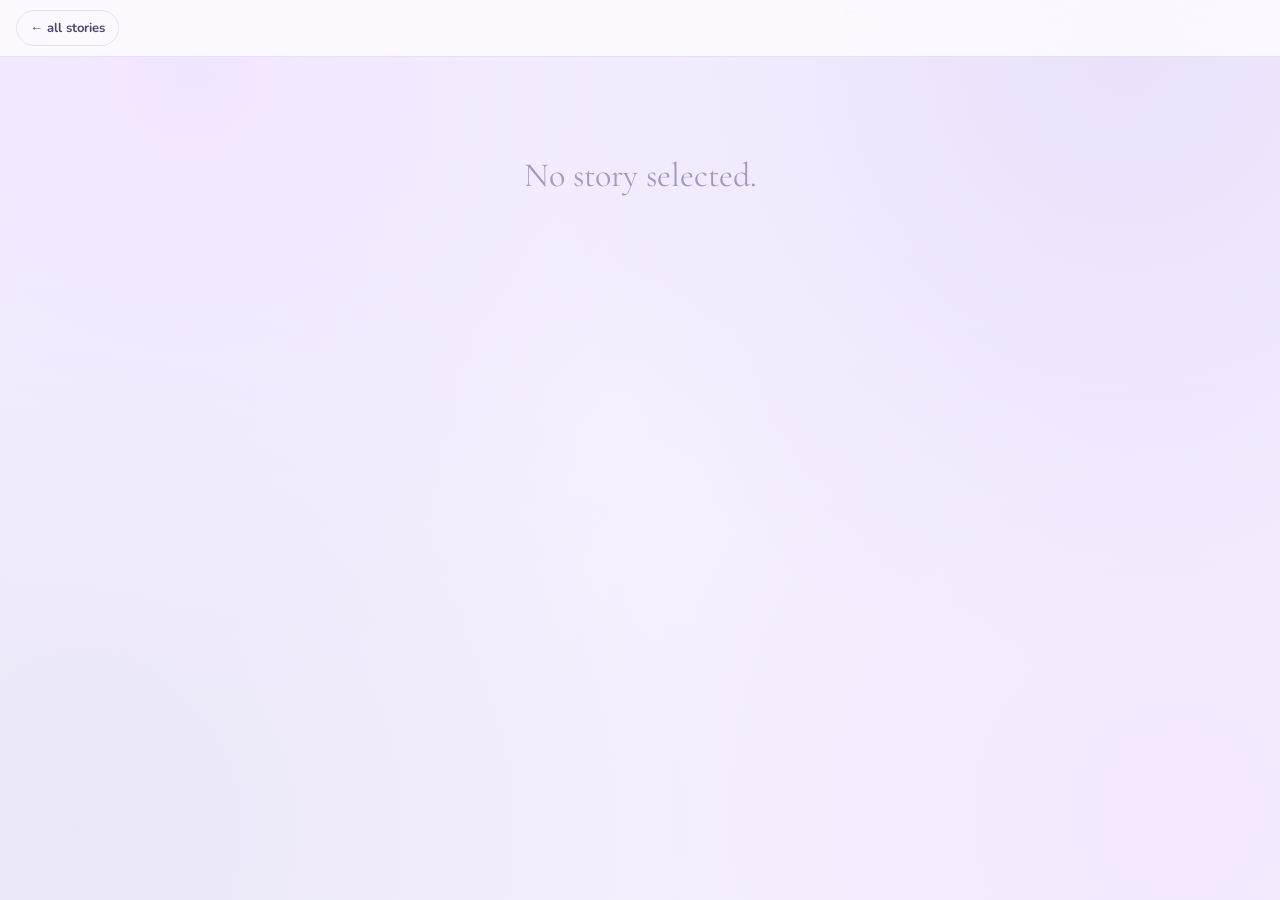
<file: Dhanashri-Journal/story.html>
<!DOCTYPE html>
<html lang="en" data-client="dhanashri">
<head>
<meta charset="UTF-8">
<meta name="viewport" content="width=device-width, initial-scale=1.0">
<title>Dhanashri's Journal</title>
<link rel="preconnect" href="https://fonts.googleapis.com">
<link rel="preconnect" href="https://fonts.gstatic.com" crossorigin>
<link href="https://fonts.googleapis.com/css2?family=Amatic+SC:wght@400;700&family=Bebas+Neue&family=Caveat:wght@400;600;700&family=Cedarville+Cursive&family=Cormorant+Garamond:ital,wght@0,400;0,500;0,600;0,700;1,400&family=Dancing+Script:wght@400;600;700&family=Gaegu:wght@400;700&family=Great+Vibes&family=Herr+Von+Muellerhoff&family=Indie+Flower&family=Gluten&family=Grand+Hotel&family=Kalam:wght@300;400;700&family=Lobster+Two:ital,wght@0,400;0,700;1,400&family=Nunito:wght@400;600;700&family=Parisienne&family=Patrick+Hand&family=Playfair+Display:ital,wght@0,400;0,700;1,400&family=Quicksand:wght@400;600;700&family=Sacramento&family=Sail&family=Satisfy&family=Shadows+Into+Light&family=Walter+Turncoat&display=swap" rel="stylesheet">
<link rel="stylesheet" href="../assets/css/style.css">
</head>
<body>
  <nav class="reader-nav" id="readerNav">
    <a class="btn ghost" href="index.html">← all stories</a>
    <div class="nav-title" id="navTitle"></div>
    <div class="nav-right">
      <button class="btn ghost" id="viewBtn" style="display:none;">📖 Book view</button>
      <button class="btn primary" id="pdfBtn" style="display:none;">⬇ Download PDF</button>
    </div>
  </nav>
  <div class="story-headline" id="headline" style="display:none;">
    <div class="kicker" id="hlDate"></div>
    <h1 id="hlTitle"></h1>
    <div class="rule"></div>
  </div>
  <div id="stage" class="reader-stage">
    <div class="jw-loader" id="loading">
      <div class="jw-book" aria-hidden="true"><i></i><i></i><i></i></div>
      <div class="jw-load-text" id="loadText">turning the page<span class="jw-dots" aria-hidden="true"><b></b><b></b><b></b></span></div>
      <div class="jw-load-bar" aria-hidden="true"><i></i></div>
      <div class="jw-load-note">stories carry their photos with them, so this can take a moment</div>
    </div>
  </div>
  <div class="book-nav" id="bookNav">
    <button class="bk-arrow" id="bkPrev" aria-label="Previous page">‹</button>
    <div class="bk-count" id="bkCount">1 / 1</div>
    <button class="bk-arrow" id="bkNext" aria-label="Next page">›</button>
  </div>
  <div class="jw-busy" id="busy">
    <div class="jw-loader">
      <div class="jw-book" aria-hidden="true"><i></i><i></i><i></i></div>
      <div class="jw-load-text">building your PDF<span class="jw-dots" aria-hidden="true"><b></b><b></b><b></b></span></div>
      <div class="jw-load-bar" aria-hidden="true"><i></i></div>
      <div class="jw-load-note" id="busyNote">rendering the pages one by one</div>
    </div>
  </div>

<script>
  /* Only client-specific code. DATA_DIR fixes which folder this editor writes to. */
  window.JOURNAL_CLIENT = {
    USERNAME : "laxman-sidhu",
    REPO     : "Journal-Writing",
    DATA_DIR : "Dhanashri-Journal/data",
    TITLE    : "Dhanashri's Journal"
  };
</script>
<script src="../assets/js/bg-list.js"></script>
<script src="../assets/js/core.js"></script>
<script>
(async function(){
  const J=window.JOURNAL;
  const stage=document.getElementById('stage'), loading=document.getElementById('loading');
  const loadText=document.getElementById('loadText'), pdfBtn=document.getElementById('pdfBtn');
  const viewBtn=document.getElementById('viewBtn'), bookNav=document.getElementById('bookNav');
  const bkPrev=document.getElementById('bkPrev'), bkNext=document.getElementById('bkNext'),
        bkCount=document.getElementById('bkCount');

  /* The loader cycles its line so a slow story reads as "working", never as "stuck". */
  const LOAD_LINES=['turning the page','unpacking the photos','smoothing the creases','almost there'];
  let lineAt=0;
  const loadTimer=setInterval(()=>{ lineAt=(lineAt+1)%LOAD_LINES.length; loadText.style.opacity='0';
    setTimeout(()=>{ loadText.firstChild.nodeValue=LOAD_LINES[lineAt]; loadText.style.opacity='1'; }, 280); }, 2400);
  function endLoader(msg){ clearInterval(loadTimer);
    if(msg===undefined){ loading.remove(); return; }
    loading.className='loading'; loading.textContent=msg; }

  const id=new URLSearchParams(location.search).get('id');
  if(!id){ endLoader('No story selected.'); return; }
  let postTitle='Story';
  try{
    const res=await fetch('data/posts/'+encodeURIComponent(id)+'.json?t='+Date.now(), {cache:'no-store'});
    if(!res.ok) throw new Error('not found');
    const post=await res.json();
    postTitle = post.title||'Story';
    document.title = postTitle+' — Dhanashri\u2019s Journal';
    document.getElementById('hlTitle').textContent = postTitle;
    document.getElementById('hlDate').textContent = J.formatDate(post.date);
    document.getElementById('headline').style.display='block';
    document.getElementById('navTitle').textContent = postTitle;
    (post.pages||[]).forEach(pg=> J.renderPageRO(stage, pg));
    endLoader();
    if(!post.pages || post.pages.length===0){ stage.innerHTML='<div class="loading">This story has no pages yet.</div>'; }
    else { pdfBtn.style.display='inline-flex'; viewBtn.style.display='inline-flex'; }
  }catch(e){ endLoader('Story not found.'); return; }


  /* Videos load nothing until asked: each tile shows its poster, and a click swaps in the
     real player. Starting one returns every other clip to its poster, so several videos can
     share a page without two of them playing over each other. */
  stage.addEventListener('click',(e)=>{
    const el=e.target.closest && e.target.closest('.el-video');
    if(!el || !el.__data) return;
    stage.querySelectorAll('.el-video').forEach(o=>{ if(o!==el) J.stopVideo(o, o.__data); });
    J.playVideo(el, el.__data);
  });
  function stopAllVideos(){ stage.querySelectorAll('.el-video').forEach(o=> J.stopVideo(o, o.__data)); }

  /* ---------- book view ----------
     Scroll view stays the default. Book view keeps exactly the same page nodes and only
     changes how they are presented, so nothing about the data, the editor or the PDF
     export has to know it exists. */
  const book={on:false, i:0, busy:false};
  /* The navbar title fades in once the headline has scrolled away, and stays up for the
     whole of book view, where the headline is hidden to give the page its height. */
  const nav=document.getElementById('readerNav');
  const onScroll=()=> nav.classList.toggle('scrolled', book.on || window.scrollY>140);
  window.addEventListener('scroll', onScroll, {passive:true}); onScroll();
  const holders=()=> [...stage.querySelectorAll('.page-holder')];
  const reduced=()=> matchMedia('(prefers-reduced-motion: reduce)').matches;

  function paint(){
    const hs=holders();
    hs.forEach((h,k)=>{ h.classList.toggle('is-current', k===book.i);
      h.classList.remove('is-peer','turning'); h.style.transform='';
      h.querySelectorAll('.leaf-back,.leaf-shade,.leaf-cast').forEach(n=> n.remove()); });
    bkPrev.disabled = book.i<=0; bkNext.disabled = book.i>=hs.length-1;
    bkCount.textContent = (book.i+1)+' / '+hs.length;
    sizeStage();
  }
  /* Holders are absolute in book view, so the stage carries no height of its own and the
     pages have to be placed by hand. Pages keep the same width-based size they have in the
     scroll reader — capping them to the viewport height instead shrank a page to well under
     half its width on a laptop, since a portrait page cannot fill a landscape screen. So the
     book is centred when there is room for it and sits near the top when there is not. */
  const BOOK_FOOT=104;                 // the strip kept clear under the book, where the page nav sits
  const bookRoom=()=> Math.max(320, window.innerHeight - stage.offsetTop - BOOK_FOOT);
  function sizeStage(){
    if(!book.on){ stage.style.height=''; return; }
    const hs=holders(); if(!hs.length) return;
    const tall=Math.max.apply(null, hs.map(h=> h.offsetHeight));
    const room=bookRoom(), band=Math.max(room, tall+28);
    // a page taller than the window keeps the same foot, so the book never ends flush with the page
    stage.style.height=(band + (band>room ? BOOK_FOOT : 0))+'px';
    hs.forEach(h=> h.style.top=Math.max(14, Math.round((band-tall)/2))+'px');
  }

  const overlay=(host,cls)=>{ const n=document.createElement('div'); n.className=cls; host.appendChild(n); return n; };

  function turn(dir){
    const hs=holders(), cur=hs[book.i], nxt=hs[book.i+dir];
    if(book.busy || !cur || !nxt) return;
    book.busy=true; stopAllVideos();
    cur.classList.add('is-current'); nxt.classList.add('is-peer');
    /* Going forward the current page lifts away about its spine; going back the incoming
       page swings in over it. Either way one leaf turns and the other lies still beneath. */
    const leaf = dir>0 ? cur : nxt, under = dir>0 ? nxt : cur;
    leaf.classList.add('turning');

    const back=overlay(leaf,'leaf-back'), shade=overlay(leaf,'leaf-shade'), cast=overlay(under,'leaf-cast');
    const soft=reduced(), DUR = soft ? 240 : 820;
    const opts={duration:DUR, easing:soft?'ease':'cubic-bezier(.33,.66,.27,1)', fill:'forwards'};
    const anims=[];
    if(soft){
      anims.push(leaf.animate(dir>0?[{opacity:1},{opacity:0}]:[{opacity:0},{opacity:1}], opts));
    } else {
      const spin=[{transform:'rotateY(0deg)'},{transform:'rotateY(-174deg)'}];
      anims.push(leaf.animate(dir>0? spin : spin.slice().reverse(), opts));
      /* the paper reverse takes over exactly as the leaf crosses upright */
      anims.push(back.animate(dir>0
        ? [{opacity:0,offset:0},{opacity:0,offset:.47},{opacity:1,offset:.55},{opacity:1,offset:1}]
        : [{opacity:1,offset:0},{opacity:1,offset:.45},{opacity:0,offset:.53},{opacity:0,offset:1}], opts));
      anims.push(shade.animate(dir>0
        ? [{opacity:0},{opacity:.62,offset:.55},{opacity:.12}]
        : [{opacity:.12},{opacity:.62,offset:.45},{opacity:0}], opts));
      anims.push(cast.animate([{opacity:0},{opacity:.55,offset:.42},{opacity:0}], opts));
    }
    /* fill:'forwards' keeps the last frame applied, so the animations have to be cancelled
       or the leaf would stay face-down however the inline transform is cleared */
    let ended=false;
    const finish=()=>{ if(ended) return; ended=true;
      anims.forEach(a=>{ try{ a.cancel(); }catch(e){} });
      [back,shade,cast].forEach(n=> n.remove());
      book.i+=dir; paint(); book.busy=false; };
    anims[0].onfinish=finish;
    setTimeout(finish, DUR+300);   // never strand the reader if a frame is dropped
  }

  function setBook(on){
    book.on=on;
    document.body.classList.toggle('book-mode', on);
    bookNav.classList.toggle('open', on);
    viewBtn.textContent = on ? '☰ Scroll view' : '📖 Book view';
    /* the navbar carries the title in book view, since the headline is hidden to free height */
    nav.classList.toggle('scrolled', on || window.scrollY>140);
    if(on){ stopAllVideos(); book.i=Math.min(book.i, holders().length-1);
      paint(); requestAnimationFrame(sizeStage);
      window.scrollTo({top:0, behavior:'smooth'}); }
    else { stage.style.height='';
      holders().forEach(h=>{ h.classList.remove('is-current','is-peer','turning');
        h.style.transform=''; h.style.top='';
        h.querySelectorAll('.leaf-back,.leaf-shade,.leaf-cast').forEach(n=> n.remove()); }); }
  }
  viewBtn.onclick=()=> setBook(!book.on);
  bkPrev.onclick=()=> turn(-1);
  bkNext.onclick=()=> turn(1);
  window.addEventListener('keydown',(e)=>{
    if(!book.on || e.altKey || e.ctrlKey || e.metaKey) return;
    if(e.key==='ArrowRight'){ e.preventDefault(); turn(1); }
    if(e.key==='ArrowLeft'){ e.preventDefault(); turn(-1); }
  });
  let sx=null, sy=null;
  stage.addEventListener('touchstart',(e)=>{ if(!book.on||e.touches.length!==1) return;
    sx=e.touches[0].clientX; sy=e.touches[0].clientY; }, {passive:true});
  stage.addEventListener('touchend',(e)=>{
    if(!book.on || sx==null) return;
    const t=e.changedTouches[0], dx=t.clientX-sx, dy=t.clientY-sy;
    sx=null;
    if(Math.abs(dx)>55 && Math.abs(dx)>Math.abs(dy)*1.5) turn(dx<0 ? 1 : -1);
  }, {passive:true});
  /* core.js refits the pages on resize; re-centre once it has */
  window.addEventListener('resize',()=> setTimeout(sizeStage, 0));

  // ----- PDF (libraries load only on click, keeping the page fast) -----
  function loadScript(src){ return new Promise((res,rej)=>{ const s=document.createElement('script'); s.src=src; s.onload=res; s.onerror=()=>rej(new Error('load '+src)); document.head.appendChild(s); }); }
  let libsLoaded=false;
  async function ensureLibs(){ if(libsLoaded) return;
    await loadScript('https://cdnjs.cloudflare.com/ajax/libs/html2canvas/1.4.1/html2canvas.min.js');
    await loadScript('https://cdnjs.cloudflare.com/ajax/libs/jspdf/2.5.1/jspdf.umd.min.js'); libsLoaded=true; }
  const PDF_BG=(getComputedStyle(document.documentElement).getPropertyValue('--pdf-bg')||'#ffffff').trim();
  const busy=document.getElementById('busy'), busyNote=document.getElementById('busyNote');
  pdfBtn.onclick=async()=>{
    const pages=[...stage.querySelectorAll('.page')];
    if(!pages.length) return;
    const orig=pdfBtn.textContent; pdfBtn.disabled=true; pdfBtn.textContent='Preparing...';
    const spots=pages.map(p=>p.parentNode);            // each page's own .page-scaler
    const savedBodyOv=document.body.style.overflowX;
    /* html2canvas masks a shadow fill against a rectangle the size of the output canvas,
       but lays that rectangle out in DOCUMENT coordinates, so any part of the element
       sitting past it is left with a winding number of -1 and gets filled instead of
       skipped. Every page below the first starts lower down the document than that
       rectangle reaches, which is what flooded them with the page's inset box-shadow
       colour and buried the artwork. Rasterising each page from the document origin keeps
       the whole page inside the rectangle, so the mask lands where it should. */
    const host=document.createElement('div');
    host.style.cssText='position:absolute; left:0; top:0; margin:0; padding:0; width:'+J.PAGE_W+'px;';
    /* On screen the page carries a 1px inset hairline and rounded corners. Both sit INSIDE
       the page box, so they print as a ring of --paper-edge and four tinted corners around
       otherwise full-bleed artwork. A sheet of paper has neither, so they come off for the
       capture and go back straight after. */
    const bare=p=>{ p.style.boxShadow='none'; p.style.borderRadius='0'; };
    const dressed=p=>{ p.style.boxShadow=''; p.style.borderRadius=''; };
    const restore=()=>{ pages.forEach((p,i)=>{ dressed(p); spots[i].appendChild(p); }); host.remove();
      document.body.style.overflowX=savedBodyOv; busy.classList.remove('open');
      window.dispatchEvent(new Event('resize')); };
    try{
      await ensureLibs();
      /* html2canvas cannot rasterise an <iframe> or a playing <video>, so put every clip
         back to its poster first; the PDF then gets the poster and its play badge. */
      stopAllVideos();
      if(document.fonts && document.fonts.ready) await document.fonts.ready;
      busy.classList.add('open');
      document.body.style.overflowX='visible';
      document.body.insertBefore(host, document.body.firstChild);
      /* lay the clone out wide enough for a full-width page, so a narrow phone viewport
         cannot clip the host either */
      const winW=Math.max(document.documentElement.clientWidth, J.PAGE_W+80);
      const { jsPDF }=window.jspdf; let pdf=null;
      for(let i=0;i<pages.length;i++){
        pdfBtn.textContent='Page '+(i+1)+'/'+pages.length;
        busyNote.textContent='page '+(i+1)+' of '+pages.length;
        host.appendChild(pages[i]); bare(pages[i]);
        const canvas=await html2canvas(pages[i], {scale:2, backgroundColor:PDF_BG, useCORS:true, logging:false,
          width:J.PAGE_W, height:pages[i].offsetHeight, windowWidth:winW, scrollX:0, scrollY:0});
        dressed(pages[i]); spots[i].appendChild(pages[i]);
        const w=canvas.width, h=canvas.height; const img=canvas.toDataURL('image/jpeg',0.92); const orient=w>h?'l':'p';
        if(!pdf) pdf=new jsPDF({orientation:orient, unit:'px', format:[w,h]}); else pdf.addPage([w,h], orient);
        pdf.addImage(img,'JPEG',0,0,w,h);
      }
      restore();
      pdf.save((postTitle||'journal').replace(/[^a-z0-9]+/gi,'-').toLowerCase()+'.pdf');
    }catch(err){ restore(); alert('Sorry, the PDF could not be generated. '+(err.message||'')); }
    pdfBtn.disabled=false; pdfBtn.textContent=orig;
  };
})();
</script>
</body>
</html>
</file>
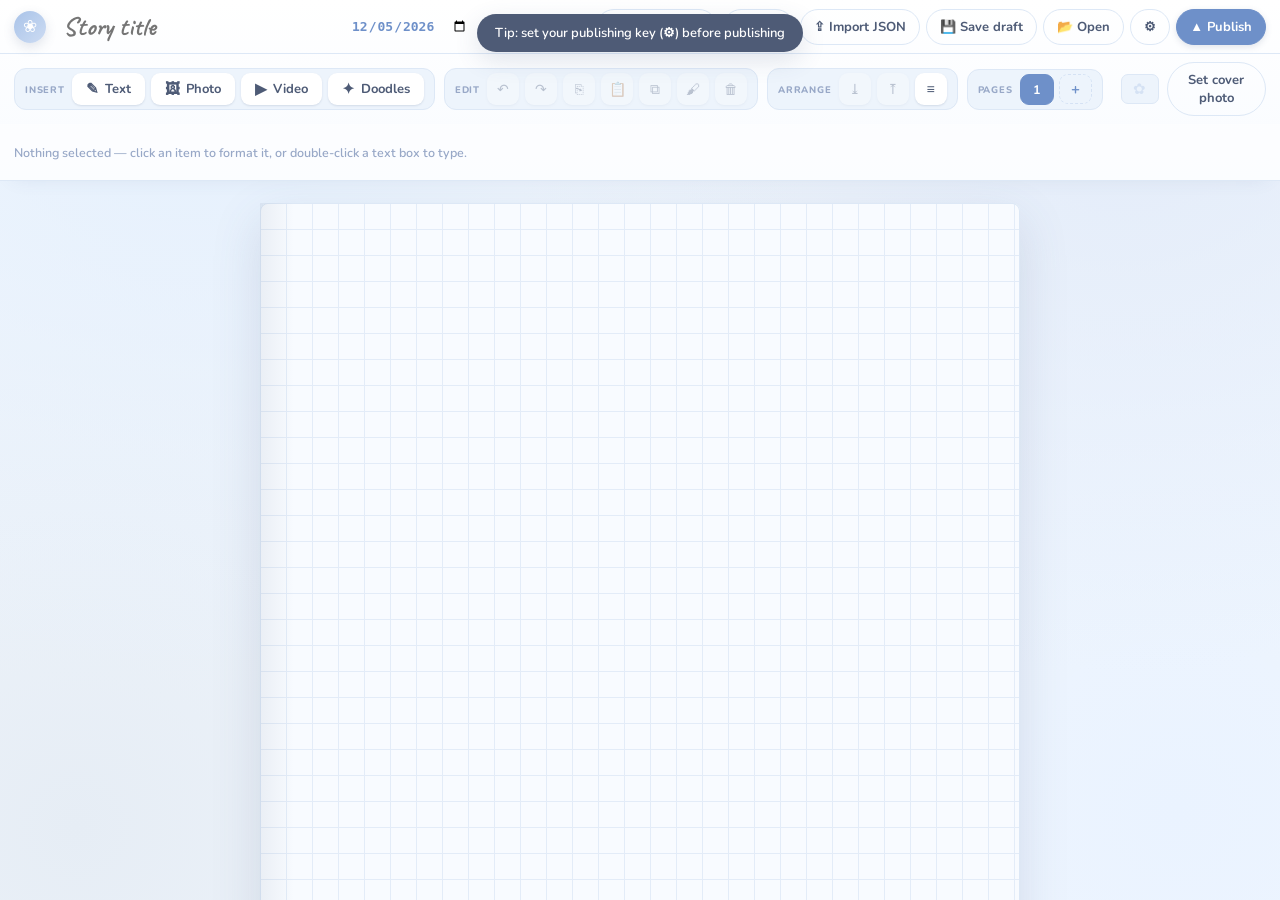
<file: Pratiksha-Journal/admin.html>
<!DOCTYPE html>
<html lang="en" data-client="pratiksha">
<head>
<meta charset="UTF-8">
<meta name="viewport" content="width=device-width, initial-scale=1.0, maximum-scale=1.0, user-scalable=no">
<title>Editor — Pratiksha's Journal</title>
<link rel="preconnect" href="https://fonts.googleapis.com">
<link rel="preconnect" href="https://fonts.gstatic.com" crossorigin>
<link href="https://fonts.googleapis.com/css2?family=Amatic+SC:wght@400;700&family=Bebas+Neue&family=Caveat:wght@400;600;700&family=Cedarville+Cursive&family=Cormorant+Garamond:ital,wght@0,400;0,500;0,600;0,700;1,400&family=Dancing+Script:wght@400;600;700&family=Gaegu:wght@400;700&family=Great+Vibes&family=Herr+Von+Muellerhoff&family=Indie+Flower&family=Gluten&family=Grand+Hotel&family=Kalam:wght@300;400;700&family=Lobster+Two:ital,wght@0,400;0,700;1,400&family=Nunito:wght@400;600;700&family=Parisienne&family=Patrick+Hand&family=Playfair+Display:ital,wght@0,400;0,700;1,400&family=Quicksand:wght@400;600;700&family=Sacramento&family=Sail&family=Satisfy&family=Shadows+Into+Light&family=Walter+Turncoat&display=swap" rel="stylesheet">
<link rel="stylesheet" href="../assets/css/style.css">
<style>
  /* ===== editor shell ===== */
  body{overflow:hidden; height:100vh;}
  .app{display:flex; flex-direction:column; height:100vh;}

  /* ===== ribbon: a fixed Word-style command bar that never shifts the canvas ===== */
  .ribbon{flex:none; position:relative; z-index:120; background:linear-gradient(180deg,#fff,var(--paper));
    border-bottom:1px solid var(--paper-edge); box-shadow:0 8px 20px -14px var(--shadow);}
  .rb-row{display:flex; align-items:center; gap:9px; padding:8px 14px;}
  .rb-row + .rb-row{border-top:1px solid var(--paper-edge);}
  .spacer{flex:1;}

  .mark{width:32px;height:32px;border-radius:50%;background:linear-gradient(135deg,var(--lav),var(--peri));
    display:flex;align-items:center;justify-content:center;color:#fff;font-size:17px;box-shadow:0 4px 12px var(--shadow);flex:none;}
  .story-title{font-family:var(--hand); font-size:26px; font-weight:700; color:var(--ink); border:none; background:transparent;
    outline:none; min-width:70px; max-width:32vw; padding:2px 8px; border-radius:8px; transition:.15s;}
  .story-title:hover{background:var(--soft);}
  .story-title:focus{background:#fff; box-shadow:inset 0 0 0 1px var(--lav);}
  .sdate{font-weight:700; font-size:13px; color:var(--lav-deep); border:1px solid transparent; background:transparent;
    outline:none; max-width:135px; padding:5px 7px; border-radius:8px; transition:.15s;}
  .sdate:hover{background:var(--soft);}
  .sdate:focus{background:#fff; border-color:var(--lav);}
  .actions{display:flex; gap:6px; flex-wrap:wrap;}

  /* a labelled cluster of related controls, the ribbon's basic building block */
  .grp{display:inline-flex; align-items:center; gap:6px; padding:4px 10px; border-radius:12px;
    background:var(--soft); border:1px solid var(--paper-edge); flex:none;}
  .grp > *{flex:none;}
  .grp .lbl{font-size:9.5px; font-weight:800; color:var(--ink-soft); letter-spacing:.8px; text-transform:uppercase; margin-right:1px;}
  .rb-sep{width:1px; align-self:stretch; background:var(--paper-edge); margin:2px 1px; flex:none;}

  /* every square-ish ribbon button shares one 32px rhythm */
  .rbtn{width:32px; height:32px; border:1px solid transparent; background:#fff; border-radius:9px; cursor:pointer;
    font-family:var(--body); font-size:14px; color:var(--ink); display:inline-flex; align-items:center; justify-content:center;
    transition:.13s; box-shadow:0 1px 2px var(--shadow);}
  .rbtn:hover{border-color:var(--lav); background:var(--blush); transform:translateY(-1px);}
  .rbtn:active{transform:none;}
  .rbtn.active, .rbtn.on{background:var(--lav-deep); color:#fff; border-color:var(--lav-deep); box-shadow:0 3px 8px var(--shadow);}
  .rbtn:disabled{opacity:.32; cursor:default; background:#fff; transform:none; border-color:transparent;}
  .rbtn svg{display:block;}
  .rbtn.wide{width:auto; padding:0 13px; gap:6px; font-size:13px; font-weight:700; white-space:nowrap;}
  .rbtn.wide .ic{font-size:15px;}

  .grp select{font-family:var(--body); font-size:13px; height:32px; padding:0 8px; border:1px solid var(--paper-edge);
    border-radius:9px; background:#fff; color:var(--ink); max-width:195px; cursor:pointer;}
  .grp select:hover{border-color:var(--lav);}
  .stepval{min-width:36px; text-align:center; font-weight:800; font-size:12.5px; color:var(--ink);}
  .sw{width:21px;height:21px;border-radius:50%;cursor:pointer;border:2px solid #fff;box-shadow:0 0 0 1px var(--paper-edge);transition:.13s;}
  .sw:hover{transform:scale(1.16);}
  .grp input[type=color]{width:30px;height:30px;border:none;background:none;cursor:pointer;padding:0;border-radius:8px;}

  /* ===== contextual row: fixed height, so showing a bar never moves the page ===== */
  .rb-ctx{display:flex; align-items:center; gap:9px; padding:8px 14px; min-height:56px;
    overflow-x:auto; overflow-y:hidden; -webkit-overflow-scrolling:touch; background:rgba(255,255,255,.55);}
  .fmtbar{display:none; align-items:center; gap:8px; flex:none;}
  .ctxhint{display:flex; align-items:center; gap:7px; font-size:12.5px; color:var(--ink-soft); font-weight:600; white-space:nowrap;}

  /* ===== page tabs ===== */
  .tabs{display:flex; gap:5px; align-items:center;}
  .tab{flex:none; cursor:pointer; padding:6px 12px; border-radius:9px; background:#fff; border:1px solid var(--paper-edge);
    font-weight:700; font-size:12.5px; white-space:nowrap; transition:.13s;}
  .tab:hover{border-color:var(--lav);}
  .tab.active{background:var(--lav-deep); border-color:var(--lav-deep); color:#fff;}
  .tab.add{color:var(--lav-deep); border:1px dashed var(--lilac); background:transparent; font-size:15px; padding:4px 11px;}

  .cover-row{display:flex; align-items:center; gap:8px;}
  .cover-prev{width:38px;height:30px;border-radius:7px;border:1px solid var(--paper-edge);background:var(--soft);
    display:flex;align-items:center;justify-content:center;color:var(--lilac);font-size:15px;overflow:hidden;flex:none;}

  /* ===== canvas ===== */
  .stage{flex:1; overflow:auto; -webkit-overflow-scrolling:touch; touch-action:pan-y;
    display:flex; align-items:flex-start; justify-content:center; padding:22px 30px 90px;}
  .stage-inner{margin:0 auto; position:relative;}
  /* the editor lets items sit outside the page (Word-style) instead of clipping them */
  #page{overflow:visible;}

  /* ===== selection frame + 8 resize handles ===== */
  .el{touch-action:none;}
  .el.selected{outline:1.5px solid var(--lav); outline-offset:3px; z-index:50; border-radius:4px;}
  .el-text{cursor:move;}
  .el-text:not(.editing) .text-body{user-select:none; cursor:move;}
  .el-text.editing{cursor:auto;}
  .el-text.editing .text-body{user-select:text; cursor:text;}
  .el-text.editing.selected{outline:1.5px dashed var(--lav-deep); outline-offset:3px;}
  .el-photo .cap, .el-video .cap{user-select:none;}
  .el-photo.editing .cap, .el-video.editing .cap{user-select:text; cursor:text;}

  /* The page is scaled down to fit narrow screens, which would shrink every grab target with
     it. --inv (set in fitScale) cancels that scale so handles stay a constant, tappable size. */
  .hnd{position:absolute; display:none; z-index:62; width:11px; height:11px; background:#fff;
    border:1.5px solid var(--lav-deep); border-radius:3px; box-shadow:0 1px 3px var(--shadow); touch-action:none;
    transform:scale(var(--inv,1));}
  .el.selected .hnd{display:block;}
  .hnd:hover{background:var(--lav-deep);}
  .hnd.nw{left:-9px; top:-9px; cursor:nwse-resize;}
  .hnd.n {left:50%; top:-9px; margin-left:-5.5px; cursor:ns-resize;}
  .hnd.ne{right:-9px; top:-9px; cursor:nesw-resize;}
  .hnd.e {right:-9px; top:50%; margin-top:-5.5px; cursor:ew-resize;}
  .hnd.se{right:-9px; bottom:-9px; cursor:nwse-resize;}
  .hnd.s {left:50%; bottom:-9px; margin-left:-5.5px; cursor:ns-resize;}
  .hnd.sw{left:-9px; bottom:-9px; cursor:nesw-resize;}
  .hnd.w {left:-9px; top:50%; margin-top:-5.5px; cursor:ew-resize;}

  .el .ctrl{position:absolute; top:-15px; right:-15px; display:none; gap:4px; z-index:63;}
  .el.selected .ctrl{display:flex;}
  .ctrl .dot{width:25px;height:25px;border-radius:50%; background:#fff; border:1px solid var(--paper-edge);
    display:flex;align-items:center;justify-content:center; cursor:pointer; font-size:13px; color:var(--ink);
    box-shadow:0 2px 6px var(--shadow); transform:scale(var(--inv,1));}
  .ctrl .dot:hover{background:var(--blush); border-color:var(--lav);}
  .ctrl .dot.del{color:#c2607f;}
  .el-text .text-body:empty:before{content:'Write here...'; color:var(--ink-soft);}
  .el-photo .cap:empty:before, .el-video .cap:empty:before{content:'caption'; color:#aeb8cf;}

  /* ===== shaped text boxes ===== */
  /* the outline is an SVG behind the words, so the selection ring follows the box, not the shape */
  .el-text.shaped .text-body{min-width:80px;}
  /* the shaped box itself is not a pointer target (so its hollow part is click-through),
     which means the handles sitting outside it have to opt back in */
  .el-text.shaped .hnd, .el-text.shaped .roth, .el-text.shaped .pthnd,
  .el-text.shaped .ctrl, .el-text.shaped .ctrl .dot{pointer-events:auto;}
  /* Stacking follows Arrange (document order). The only exception is while an item is being
     dragged, when it lifts above everything so you can see what you are moving. */
  .el.dragging{z-index:9999 !important;}
  /* custom-shape vertex handles: drag to reshape the polygon */
  .pthnd{position:absolute; width:13px; height:13px; margin:-6.5px 0 0 -6.5px; border-radius:50%;
    background:#fff; border:2px solid var(--lav-deep); box-shadow:0 1px 3px var(--shadow);
    z-index:64; display:none; cursor:grab; touch-action:none; transform:scale(var(--inv,1));}
  .el.selected .pthnd{display:block;}
  .pthnd:hover{background:var(--lav-deep);}
  .pthnd.drag{cursor:grabbing; background:var(--lav-deep);}
  .shapehint{font-size:11.5px; color:var(--ink-soft); font-weight:600; white-space:nowrap; max-width:230px;}

  /* ===== format painter ===== */
  body.painting{cursor:copy;}
  body.painting .el{cursor:copy !important;}
  #fmtPaint.on{background:var(--lav-deep); color:#fff; border-color:var(--lav-deep);}

  /* ===== layers panel ===== */
  /* Lists everything on the page top-first, so an item hidden behind something else is
     always reachable — including on a phone, where there is no modifier key. */
  .layerpop{position:fixed; z-index:300; display:none; width:250px; max-height:58vh; overflow:auto;
    background:var(--paper); border:1px solid var(--paper-edge); border-radius:14px;
    box-shadow:0 16px 40px var(--shadow); padding:7px;}
  .layerpop.open{display:block;}
  .layerrow{display:flex; align-items:center; gap:9px; width:100%; padding:8px 10px; border:0;
    border-radius:9px; background:none; cursor:pointer; font:700 13px var(--body); color:var(--ink); text-align:left;}
  .layerrow:hover{background:var(--soft);}
  .layerrow.sel{background:var(--lav-deep); color:#fff;}
  .layerrow .ico{width:17px; text-align:center; flex:none;}
  .layerrow .nm{flex:1; overflow:hidden; text-overflow:ellipsis; white-space:nowrap;}
  .layerempty{padding:12px 10px; font-size:13px; color:var(--ink-soft);}

  /* alignment guides shown while dragging */
  .guide{position:absolute; display:none; background:var(--lav-deep); z-index:70; pointer-events:none; opacity:.75;}
  .guide.v{top:0; bottom:0; width:1px;}
  .guide.h{left:0; right:0; height:1px;}

  /* ===== modals + sheets ===== */
  .mask{position:fixed; inset:0; background:rgba(52,64,90,.34); z-index:300; display:none; align-items:center; justify-content:center; padding:18px;}
  .mask.open{display:flex;}
  .modal{background:var(--paper); width:min(460px,100%); max-height:84vh; overflow:auto; border-radius:18px; padding:22px; box-shadow:0 20px 50px var(--shadow);}
  .modal.wide{width:min(560px,100%);}
  /* the paper picker carries 148 backgrounds, so it gets a far wider canvas than the
     other modals and lets .bggrid decide how many fit per row */
  .modal.papers{width:min(1120px,100%);}
  .modal h3{font-family:var(--hand); font-size:28px; margin:0 0 6px;}
  .modal p{font-size:13px; color:var(--ink-soft); line-height:1.5; margin:0 0 14px;}
  .modal input[type=password],.modal input[type=text]{width:100%; padding:11px 13px; border:1px solid var(--paper-edge); border-radius:10px; font-family:var(--body); font-size:14px; outline:none;}
  .modal .row{display:flex; gap:8px; justify-content:flex-end; margin-top:16px;}
  .story-list{display:flex; flex-direction:column; gap:8px; margin-top:8px;}
  .story-list .item{display:flex; align-items:center; gap:10px; padding:8px; border:1px solid var(--paper-edge); border-radius:12px; background:#fff;}
  .story-list .item .main{display:flex; align-items:center; gap:10px; flex:1; cursor:pointer; min-width:0;}
  .story-list .item:hover{background:var(--blush);}
  .story-list img{width:46px;height:36px;object-fit:cover;border-radius:6px;flex:none;}
  .story-list .ph{width:46px;height:36px;border-radius:6px;background:var(--soft);display:flex;align-items:center;justify-content:center;color:var(--lilac);flex:none;}
  .story-list .tname{font-family:var(--hand); font-size:20px; line-height:1; white-space:nowrap; overflow:hidden; text-overflow:ellipsis;}
  .story-list .trash{width:34px;height:34px;border-radius:9px;border:1px solid var(--paper-edge);background:#fff;color:#c2607f;cursor:pointer;font-size:15px;flex:none;}
  .story-list .dl{width:34px;height:34px;border-radius:9px;border:1px solid var(--paper-edge);background:#fff;color:var(--lav-deep);cursor:pointer;font-size:15px;flex:none;}

  .sheet-mask{position:fixed; inset:0; background:rgba(52,64,90,.3); z-index:300; display:none; align-items:flex-end; justify-content:center;}
  .sheet-mask.open{display:flex;}
  .sheet{background:var(--paper); width:min(540px,100%); max-height:74vh; border-radius:22px 22px 0 0; padding:18px 18px 26px; overflow:auto;}
  .sheet h3{font-family:var(--hand); font-size:26px; margin:0 0 4px;}
  /* Each category needs clear air above it so groups read as separate sections rather than
     running straight on from the tiles before them. :first-of-type keeps the top tight. */
  /* Category headings appear in both the sticker sheet and the background modal, so the rule
     covers both containers. Clear air above each group stops one section running straight on
     from the tiles of the one before; the first heading after the title stays tight. */
  .sheet .cat, .modal .cat{font-size:12px; font-weight:700; color:var(--lav-deep); letter-spacing:.5px;
    text-transform:uppercase; margin:26px 0 8px; padding-top:15px; border-top:1px solid var(--paper-edge);}
  .sheet .cat:first-child, .modal .cat:first-child,
  .sheet h3 + .cat, .modal h3 + .cat{margin-top:10px; padding-top:0; border-top:0;}
  .customrow{display:flex; gap:8px; flex-wrap:wrap; align-items:center;}
  .customrow input[type=text]{flex:1; min-width:150px; padding:9px 12px; border:1px solid var(--paper-edge); border-radius:10px; font-size:15px; outline:none;}
  .stickgrid{display:grid; grid-template-columns:repeat(8,1fr); gap:6px;}
  .stickgrid button{font-size:26px; border:none; background:#fff; border-radius:12px; padding:8px 0; cursor:pointer;}
  .stickgrid button:hover{background:var(--blush); transform:scale(1.12);}
  .washirow{display:flex; gap:8px; flex-wrap:wrap;}
  .washirow button{width:64px;height:26px;border-radius:3px;border:none;cursor:pointer; box-shadow:0 2px 6px rgba(52,64,90,.12);}
  .washigrid{display:grid; grid-template-columns:repeat(7,1fr); gap:7px;}
  .washigrid button{height:26px;border-radius:3px;border:none;cursor:pointer; box-shadow:0 2px 6px rgba(52,64,90,.12); position:relative; overflow:hidden; padding:0;}
  .washigrid button.striped:after{content:""; position:absolute; inset:0; background-image:repeating-linear-gradient(45deg, rgba(255,255,255,.32) 0 6px, transparent 6px 12px);}
  .washigrid button:hover{transform:translateY(-1px);}
  @media(max-width:600px){ .washigrid{gap:5px;} }

  /* ===== video ===== */
  .vidkind{font-size:12px; font-weight:700; margin-top:8px; min-height:16px; color:var(--ink-soft);}
  .vidkind.ok{color:var(--lav-deep);}
  .vidkind.bad{color:#c2607f;}
  .vidprev{flex:1; min-width:140px; font-size:12px; color:var(--ink-soft); display:flex; align-items:center; gap:9px;}
  .vidprev img{width:72px; height:48px; object-fit:cover; border-radius:8px; border:1px solid var(--paper-edge);}
  .vkind{font-size:10px; font-weight:800; letter-spacing:.6px; text-transform:uppercase; color:var(--ink-soft);}
  /* the editor never loads a player: it shows the same poster the PDF will get */
  .el-video .vwrap{cursor:move;}

  /* ===== background picker ===== */
  /* 100px is chosen against the 1120px picker: nine swatches plus gaps need 996px and the
     content box is 1076px (1059px once a scrollbar takes its width), so nine always fit,
     while ten would need 1108px and never can. */
  .bggrid{display:grid; grid-template-columns:repeat(auto-fill,minmax(100px,1fr)); gap:12px; margin-top:4px;}
  .bgitem{border:none; background:transparent; cursor:pointer; padding:0; display:flex; flex-direction:column; align-items:center; gap:5px;}
  .bgsw{width:100%; aspect-ratio:3/4; border-radius:11px; background-size:cover; background-position:center top;
    background-color:var(--paper); border:1px solid var(--paper-edge); box-shadow:0 2px 8px rgba(52,64,90,.1);}
  .bgitem.sel .bgsw{outline:3px solid var(--lav-deep); outline-offset:2px;}
  .bgitem:hover .bgsw{transform:translateY(-2px); box-shadow:0 6px 16px var(--shadow);}
  .bglbl{font-size:11px; font-weight:700; color:var(--ink); text-align:center; line-height:1.12;
    width:100%; overflow-wrap:break-word;}
  .bgsw.bg-grid{background-image:linear-gradient(#e8e1f6 1px,transparent 1px),linear-gradient(90deg,#e8e1f6 1px,transparent 1px); background-size:10px 10px;}
  .bgsw.bg-dot{background-image:radial-gradient(#cfc6ea 1.5px,transparent 1.5px); background-size:10px 10px;}
  .bgsw.bg-plain{background-image:none;}
  @media(max-width:600px){ .bggrid{grid-template-columns:repeat(auto-fill,minmax(88px,1fr)); gap:10px;} }

  /* ===== crop ===== */
  #cropArea{position:relative; touch-action:none; user-select:none; margin:0 auto; max-width:100%; line-height:0;}
  #cropImg{display:block; width:100%; pointer-events:none; border-radius:6px;}
  #cropBox{position:absolute; border:2px solid #fff; box-shadow:0 0 0 9999px rgba(52,64,90,.5); cursor:move; touch-action:none;}
  /* eight handles, so the box can be pulled from any side or corner instead of one corner */
  #cropBox .ch{position:absolute; width:14px; height:14px; background:#fff; border:2px solid var(--lav-deep);
    border-radius:3px; touch-action:none; box-sizing:border-box;}
  #cropBox .ch.nw{left:-8px; top:-8px; cursor:nwse-resize;}
  #cropBox .ch.ne{right:-8px; top:-8px; cursor:nesw-resize;}
  #cropBox .ch.sw{left:-8px; bottom:-8px; cursor:nesw-resize;}
  #cropBox .ch.se{right:-8px; bottom:-8px; cursor:nwse-resize;}
  #cropBox .ch.n{left:50%; top:-8px; margin-left:-7px; cursor:ns-resize;}
  #cropBox .ch.s{left:50%; bottom:-8px; margin-left:-7px; cursor:ns-resize;}
  #cropBox .ch.w{left:-8px; top:50%; margin-top:-7px; cursor:ew-resize;}
  #cropBox .ch.e{right:-8px; top:50%; margin-top:-7px; cursor:ew-resize;}
  .croptools{display:flex; flex-wrap:wrap; gap:6px; margin:2px 0 10px;}
  .cropchip{font:700 12.5px/1 var(--body); padding:8px 12px; border-radius:999px; cursor:pointer;
    background:var(--soft); border:1px solid var(--paper-edge); color:var(--ink); transition:.13s;}
  .cropchip:hover{border-color:var(--lav);}
  .cropchip.sel{background:var(--lav-deep); border-color:var(--lav-deep); color:#fff;}
  .cropcustom{display:flex; align-items:center; gap:7px; flex-wrap:wrap; margin:0 0 12px;
    font-size:12.5px; font-weight:700; color:var(--ink-soft);}
  .cropcustom input{width:58px; padding:7px 8px; border-radius:9px; border:1px solid var(--paper-edge);
    font:inherit; color:var(--ink); text-align:center; background:#fff;}
  .cropcustom .btn{padding:6px 12px; font-size:12.5px;}
  .cropsize{margin-left:auto; font-weight:700; color:var(--ink-soft);}

  /* ===== rotate handle + degree bubble ===== */
  .roth{position:absolute; left:50%; bottom:-36px; transform:translateX(-50%); width:26px;height:26px;border-radius:50%;
    background:var(--lav); color:#fff; display:none; align-items:center;justify-content:center; cursor:grab; font-size:14px;
    box-shadow:0 2px 6px var(--shadow); z-index:63; touch-action:none;}
  .el.selected .roth{transform:translateX(-50%) scale(var(--inv,1));}
  .roth:before{content:""; position:absolute; top:-13px; left:50%; transform:translateX(-50%); width:2px;height:13px; background:var(--lav); opacity:.55;}
  .el.selected .roth{display:flex;}
  .rotbubble{position:fixed; display:none; transform:translateX(-50%); background:var(--ink); color:#fff; font-size:12px; font-weight:700;
    padding:3px 8px; border-radius:999px; z-index:400; pointer-events:none; box-shadow:0 4px 12px var(--shadow);}

  /* ===== doodle picker ===== */
  .doodlecolors{display:flex; gap:8px; flex-wrap:wrap; margin:2px 0 10px;}
  .dcolor{width:24px;height:24px;border-radius:50%;cursor:pointer;border:2px solid #fff; box-shadow:0 0 0 1px var(--paper-edge); padding:0;}
  .dcolor.sel{outline:2px solid var(--lav-deep); outline-offset:2px;}
  .doodlegrid{display:grid; grid-template-columns:repeat(4,1fr); gap:10px;}
  .doodlebtn{border:1px solid var(--paper-edge); background:#fff; border-radius:12px; padding:12px 10px; cursor:pointer; display:flex; align-items:center; justify-content:center; min-height:62px;}
  .doodlebtn:hover{background:var(--blush); transform:translateY(-2px);}
  .doodlebtn .dprev{display:flex; align-items:center; justify-content:center; width:100%;}
  .doodlebtn .dprev svg{width:100%; max-height:42px; height:auto;}
  @media(max-width:600px){ .doodlegrid{grid-template-columns:repeat(3,1fr);} }

  .toast{position:fixed; left:50%; top:14px; transform:translateX(-50%); background:var(--ink); color:#fff; padding:10px 18px; border-radius:999px;
    font-size:13px; font-weight:600; z-index:400; box-shadow:0 8px 24px var(--shadow); opacity:0; transition:.25s; pointer-events:none; max-width:90vw; text-align:center;}
  .toast.show{opacity:1;}

  /* ===== hamburger + dropdown (mobile only) ===== */
  .menuBtn{display:none; width:40px;height:34px;border-radius:9px;border:1px solid var(--paper-edge);background:#fff;color:var(--ink);font-size:18px;cursor:pointer;align-items:center;justify-content:center;box-shadow:0 2px 6px var(--shadow);flex:none;}
  .menuMask{display:none; position:fixed; inset:0; background:rgba(0,0,0,.18); z-index:240;}
  .menuMask.open{display:block;}
  .menuPanel{display:none;}

  @media(max-width:760px){
    /* every ribbon row stays a single sideways-scrolling strip so it never eats the canvas */
    .rb-row{padding:6px 8px; gap:6px; flex-wrap:nowrap; overflow-x:auto; overflow-y:hidden; -webkit-overflow-scrolling:touch;}
    .rb-ctx{padding:6px 8px; gap:6px; min-height:52px;}
    /* the scrolling strips look cleaner without a bar eating 8px of the row */
    .rb-row::-webkit-scrollbar, .rb-ctx::-webkit-scrollbar{height:0;}
    .rb-row, .rb-ctx{scrollbar-width:none;}
    .grp{padding:3px 8px; gap:5px; white-space:nowrap;}
    .grp select{max-width:120px; font-size:12.5px;}
    .grp .lbl{font-size:9px; letter-spacing:.5px;}
    .mark{width:28px; height:28px; font-size:15px;}
    .story-title{max-width:44vw; font-size:20px; padding:2px 6px;}
    .sdate{max-width:112px; font-size:11.5px; padding:4px 5px;}
    /* Only the four Insert buttons collapse to their icon. The other wide buttons
       (Plain / Border / Frame / Caption / Shadow) are text, so they keep their width. */
    .rbtn.wide.iconlbl{width:34px; padding:0;}
    .rbtn.wide.iconlbl .lbl2{display:none;}
    .rbtn.wide.iconlbl .ic{font-size:16px;}
    .rbtn.wide:not(.iconlbl){padding:0 11px; font-size:12.5px;}
    .rbtn{width:34px; height:34px;}
    .grp select, .stepval{min-height:34px; display:inline-flex; align-items:center; justify-content:center;}
    .hnd{width:15px; height:15px; border-radius:4px;}
    .hnd.nw,.hnd.sw{left:-11px;} .hnd.ne,.hnd.se{right:-11px;}
    .hnd.nw,.hnd.n,.hnd.ne{top:-11px;} .hnd.sw,.hnd.s,.hnd.se{bottom:-11px;}
    .hnd.n,.hnd.s{margin-left:-7.5px;} .hnd.e,.hnd.w{margin-top:-7.5px;}
    .pthnd{width:17px; height:17px; margin:-8.5px 0 0 -8.5px;}
    .ctrl .dot{width:29px; height:29px; font-size:15px;}
    .el .ctrl{top:-17px; right:-17px;}
    .roth{width:30px; height:30px; bottom:-40px;}
    .stage{padding:12px 8px 90px;}
    .menuBtn{display:inline-flex;}
    .menuPanel{ position:fixed; top:52px; right:10px; left:10px; z-index:250; display:none;
      flex-direction:column; align-items:stretch; gap:8px; padding:12px;
      background:var(--paper); border:1px solid var(--paper-edge); border-radius:16px;
      box-shadow:0 18px 44px var(--shadow); max-height:calc(100vh - 72px); overflow:auto; }
    .menuPanel.open{ display:flex; }
    .menuPanel .actions{ display:flex; flex-direction:column; align-items:stretch; gap:8px; }
    .menuPanel .actions .btn{ width:100%; justify-content:flex-start; font-size:15px; padding:11px 14px; }
    .menuPanel .cover-row{ display:flex; padding-top:10px; border-top:1px solid var(--paper-edge); }
    .modal, .sheet{padding:16px;}
    .modal h3, .sheet h3{font-size:23px;}
    .stickgrid{grid-template-columns:repeat(6,1fr);}
  }
  @media(max-width:400px){
    .story-title{max-width:38vw; font-size:18px;}
    .sdate{max-width:96px;}
    .grp{padding:3px 6px;}
  }
</style>
</head>
<body>
<div class="app">
  <div class="ribbon">

    <div class="rb-row">
      <div class="mark">❀</div>
      <input class="story-title" id="storyTitle" placeholder="Story title" maxlength="60">
      <input type="date" class="sdate" id="storyDate">
      <div class="spacer"></div>
      <button class="menuBtn" id="menuBtn" title="Menu" aria-label="Menu">☰</button>
      <div class="actions">
        <button class="btn ghost" id="bgBtn" title="Page background for this page">🎨 Background</button>
        <button class="btn ghost" id="newBtn">✦ New</button>
        <button class="btn ghost" id="importBtn">⇪ Import JSON</button>
        <input type="file" id="importFile" accept=".json,application/json" hidden>
        <button class="btn ghost" id="saveDraftBtn" title="Download this story as a JSON draft you can re-import later">💾 Save draft</button>
        <button class="btn ghost" id="openBtn">📂 Open</button>
        <button class="btn ghost" id="settingsBtn">⚙</button>
        <button class="btn primary" id="publishBtn">▲ Publish</button>
      </div>
    </div>

    <div class="rb-row">
      <span class="grp"><span class="lbl">Insert</span>
        <button class="rbtn wide iconlbl" id="addText" title="Add a text box (T)"><span class="ic">✎</span><span class="lbl2">Text</span></button>
        <button class="rbtn wide iconlbl" id="addPhoto" title="Add a photo"><span class="ic">🖼</span><span class="lbl2">Photo</span></button>
        <button class="rbtn wide iconlbl" id="addVideo" title="Add a video by link, with your own thumbnail"><span class="ic">▶</span><span class="lbl2">Video</span></button>
        <button class="rbtn wide iconlbl" id="addSticker" title="Doodles, washi tape and image stickers"><span class="ic">✦</span><span class="lbl2">Doodles</span></button>
        <input type="file" id="photoFile" accept="image/*" hidden>
      </span>
      <span class="grp"><span class="lbl">Edit</span>
        <button class="rbtn" id="undoBtn" title="Undo (Ctrl+Z)" disabled>↶</button>
        <button class="rbtn" id="redoBtn" title="Redo (Ctrl+Y)" disabled>↷</button>
        <button class="rbtn" id="copyBtn" title="Copy the whole item, formatting and all (Ctrl+C)" disabled>⎘</button>
        <button class="rbtn" id="pasteBtn" title="Paste the copied item onto this page (Ctrl+V)" disabled>📋</button>
        <button class="rbtn" id="dupBtn" title="Duplicate (Ctrl+D)" disabled>⧉</button>
        <button class="rbtn" id="fmtPaint" title="Format painter: pick up this item's look, then click another to apply it. Double-click to keep it on." disabled>🖌</button>
        <button class="rbtn" id="delBtn" title="Delete (Del)" disabled>🗑</button>
      </span>
      <span class="grp"><span class="lbl">Arrange</span>
        <button class="rbtn" id="backBtn" title="Send behind everything" disabled>⤓</button>
        <button class="rbtn" id="frontBtn" title="Bring to the front" disabled>⤒</button>
        <button class="rbtn" id="layersBtn" title="List everything on this page — handy when items overlap. You can also Shift+click on the page to reach whatever is underneath.">≡</button>
      </span>
      <span class="grp"><span class="lbl">Pages</span>
        <span class="tabs" id="tabs"></span>
      </span>
      <div class="spacer"></div>
      <div class="cover-row">
        <div class="cover-prev" id="coverPrev">✿</div>
        <button class="btn ghost" id="coverBtn">Set cover photo</button>
        <input type="file" id="coverFile" accept="image/*" hidden>
      </div>
    </div>

    <div class="rb-ctx" id="rbctx">
      <span class="ctxhint" id="ctxhint">Nothing selected — click an item to format it, or double-click a text box to type.</span>

      <div class="fmtbar" id="fmtbar">
        <span class="grp"><span class="lbl">Font</span>
          <select id="fFont" title="Font"></select>
          <button class="rbtn" id="szMinus" title="Smaller">A−</button><span class="stepval" id="szVal">20</span><button class="rbtn" id="szPlus" title="Bigger">A+</button>
        </span>
        <span class="grp"><span class="lbl">Style</span>
          <button class="rbtn" id="fBold" title="Bold (whole box, or just the selected words)"><b>B</b></button>
          <button class="rbtn" id="fItalic" title="Italic (whole box, or just the selected words)"><i>I</i></button>
          <button class="rbtn" id="fUnder" title="Underline (whole box, or just the selected words)"><u>U</u></button>
          <button class="rbtn" id="fStrike" title="Strikethrough the selected words"><s>S</s></button>
          <button class="rbtn" id="fClear" title="Clear inline formatting">⌫</button>
        </span>
        <span class="grp"><span class="lbl">Lists</span>
          <button class="rbtn" id="fUl" title="Bulleted list"><svg width="15" height="15" viewBox="0 0 16 16" fill="none"><circle cx="2.6" cy="4" r="1.3" fill="currentColor"/><circle cx="2.6" cy="8" r="1.3" fill="currentColor"/><circle cx="2.6" cy="12" r="1.3" fill="currentColor"/><path d="M6 4h8M6 8h8M6 12h8" stroke="currentColor" stroke-width="1.6" stroke-linecap="round"/></svg></button>
          <button class="rbtn" id="fOl" title="Numbered list"><svg width="15" height="15" viewBox="0 0 16 16" fill="none"><text x="0" y="5.6" font-size="5.4" font-weight="700" fill="currentColor">1</text><text x="0" y="10" font-size="5.4" font-weight="700" fill="currentColor">2</text><text x="0" y="14.4" font-size="5.4" font-weight="700" fill="currentColor">3</text><path d="M6 4h8M6 8.4h8M6 12.8h8" stroke="currentColor" stroke-width="1.6" stroke-linecap="round"/></svg></button>
        </span>
        <span class="grp"><span class="lbl">Align</span>
          <button class="rbtn" id="alL" title="Align left"><svg width="15" height="15" viewBox="0 0 16 16" fill="none"><path d="M2 3h12M2 6.4h8M2 9.8h12M2 13.2h8" stroke="currentColor" stroke-width="1.7" stroke-linecap="round"/></svg></button>
          <button class="rbtn" id="alC" title="Align centre"><svg width="15" height="15" viewBox="0 0 16 16" fill="none"><path d="M2 3h12M4 6.4h8M2 9.8h12M4 13.2h8" stroke="currentColor" stroke-width="1.7" stroke-linecap="round"/></svg></button>
          <button class="rbtn" id="alR" title="Align right"><svg width="15" height="15" viewBox="0 0 16 16" fill="none"><path d="M2 3h12M6 6.4h8M2 9.8h12M6 13.2h8" stroke="currentColor" stroke-width="1.7" stroke-linecap="round"/></svg></button>
          <button class="rbtn" id="alJ" title="Justify"><svg width="15" height="15" viewBox="0 0 16 16" fill="none"><path d="M2 3h12M2 6.4h12M2 9.8h12M2 13.2h12" stroke="currentColor" stroke-width="1.7" stroke-linecap="round"/></svg></button>
        </span>
        <span class="grp"><span class="lbl">Spacing</span>
          <button class="rbtn" id="lsMinus" title="Tighter paragraph / line spacing">−</button><span class="stepval" id="lsVal">1.45</span><button class="rbtn" id="lsPlus" title="Looser paragraph / line spacing">+</button>
        </span>
        <span class="grp"><span class="lbl">Text</span>
          <span class="sw" data-c="#4b4361" style="background:#4b4361"></span>
          <span class="sw" data-c="#8f78cc" style="background:#8f78cc"></span>
          <span class="sw" data-c="#c8697d" style="background:#c8697d"></span>
          <span class="sw" data-c="#6c91c2" style="background:#6c91c2"></span>
          <span class="sw" data-c="#5a9e86" style="background:#5a9e86"></span>
          <input type="color" id="fColor" value="#4b4361" title="Custom text colour">
        </span>
        <span class="grp"><span class="lbl">Fill</span>
          <button class="rbtn" id="fFillClear" title="No fill">⌀</button>
          <span class="sw" data-fill="#fff3c4" style="background:#fff3c4"></span>
          <span class="sw" data-fill="#ffd9e6" style="background:#ffd9e6"></span>
          <span class="sw" data-fill="#e3d9ff" style="background:#e3d9ff"></span>
          <span class="sw" data-fill="#d6ecff" style="background:#d6ecff"></span>
          <span class="sw" data-fill="#d9f2e4" style="background:#d9f2e4"></span>
          <input type="color" id="fFillColor" value="#fff3c4" title="Custom fill colour">
        </span>
        <span class="grp"><span class="lbl">Shape</span>
          <select id="fShape" title="Text box shape — the text really flows inside it"></select>
        </span>
        <span class="grp"><span class="lbl">Corners</span>
          <button class="rbtn" id="fRadMinus" title="Squarer corners">−</button><span class="stepval" id="fRadVal">6</span><button class="rbtn" id="fRadPlus" title="Rounder corners">+</button>
        </span>
        <span class="grp"><span class="lbl">Outline</span>
          <button class="rbtn" id="fBwMinus" title="Thinner outline">−</button><span class="stepval" id="fBwVal">0</span><button class="rbtn" id="fBwPlus" title="Thicker outline">+</button>
          <input type="color" id="fBColor" value="#9377d6" title="Outline colour">
        </span>
        <span class="grp"><span class="lbl">Box</span>
          <button class="rbtn" id="fPadMinus" title="Less inner padding">−</button><span class="stepval" id="fPadVal">10</span><button class="rbtn" id="fPadPlus" title="More inner padding">+</button>
          <button class="rbtn" id="fFit" title="Shrink the box back to fit its text">⤡</button>
        </span>
      </div>

      <div class="fmtbar" id="shapebar">
        <span class="grp" id="shapeParams"><span class="lbl">Geometry</span></span>
        <span class="grp"><span class="lbl">Flip</span>
          <button class="rbtn" id="shFlipX" title="Mirror left / right">⇄</button>
          <button class="rbtn" id="shFlipY" title="Mirror top / bottom">⇅</button>
          <button class="rbtn" id="shReset" title="Reset this shape's geometry">⟲</button>
        </span>
        <span class="grp" id="customGrp"><span class="lbl">Points</span>
          <button class="rbtn" id="shAddPt" title="Add a point on the longest edge">＋</button>
          <button class="rbtn" id="shDelPt" title="Remove the last point">−</button>
          <button class="rbtn wide" id="shFromShape" title="Start the custom polygon from a preset shape">Trace preset</button>
        </span>
        <span class="shapehint" id="shapeHint"></span>
      </div>

      <div class="fmtbar" id="doodlebar">
        <span class="grp"><span class="lbl">Colour</span>
          <span class="sw" data-dc="#4b4361" style="background:#4b4361"></span>
          <span class="sw" data-dc="#8f78cc" style="background:#8f78cc"></span>
          <span class="sw" data-dc="#c8697d" style="background:#c8697d"></span>
          <span class="sw" data-dc="#6c91c2" style="background:#6c91c2"></span>
          <span class="sw" data-dc="#5a9e86" style="background:#5a9e86"></span>
          <span class="sw" data-dc="#d59a55" style="background:#d59a55"></span>
          <input type="color" id="dColor" value="#4b4361" title="Custom doodle colour">
        </span>
        <span class="grp"><span class="lbl">Weight</span>
          <button class="rbtn" id="dwMinus" title="Thinner">−</button><span class="stepval" id="dwVal">6</span><button class="rbtn" id="dwPlus" title="Thicker">+</button>
        </span>
      </div>

      <div class="fmtbar" id="photobar">
        <span class="grp"><span class="lbl">Photo</span>
          <button class="rbtn wide" data-pstyle="plain" title="Plain image (keeps PNG transparency)">Plain</button>
          <button class="rbtn wide" data-pstyle="border" title="Thin border">Border</button>
          <button class="rbtn wide" data-pstyle="frame" title="Framed photo (pick a colour; white = a classic photo card)">Frame</button>
        </span>
        <span class="grp"><span class="lbl">Frame</span>
          <span class="sw" data-pc="#ffffff" style="background:#ffffff"></span>
          <span class="sw" data-pc="#efe9fb" style="background:#efe9fb"></span>
          <span class="sw" data-pc="#f1e2f0" style="background:#f1e2f0"></span>
          <span class="sw" data-pc="#cfe7dc" style="background:#cfe7dc"></span>
          <span class="sw" data-pc="#fbf6e6" style="background:#fbf6e6"></span>
          <input type="color" id="pColor" value="#ffffff" title="Custom frame colour">
        </span>
        <span class="grp"><span class="lbl">Corners</span>
          <button class="rbtn" id="prMinus" title="Squarer corners (0 = fully square)">−</button><span class="stepval" id="prVal">3</span><button class="rbtn" id="prPlus" title="Rounder corners">+</button>
        </span>
        <span class="grp">
          <button class="rbtn wide" id="pCap" title="Show / hide caption">Caption</button>
          <button class="rbtn wide" id="pShadow" title="Drop shadow (works on any look)">Shadow</button>
        </span>
      </div>

      <div class="fmtbar" id="videobar">
        <span class="grp"><span class="lbl">Video</span>
          <button class="rbtn wide" id="vEdit" title="Change the link or the thumbnail">Link &amp; thumbnail</button>
        </span>
        <span class="grp"><span class="lbl">Look</span>
          <button class="rbtn wide" data-vstyle="plain" title="Just the video">Plain</button>
          <button class="rbtn wide" data-vstyle="card" title="White photo-card with the caption underneath">Card</button>
        </span>
        <span class="grp"><span class="lbl">Card</span>
          <span class="sw" data-vc="#fffdfb" style="background:#fffdfb"></span>
          <span class="sw" data-vc="#efe9fb" style="background:#efe9fb"></span>
          <span class="sw" data-vc="#f1e2f0" style="background:#f1e2f0"></span>
          <span class="sw" data-vc="#cfe7dc" style="background:#cfe7dc"></span>
          <span class="sw" data-vc="#fbf6e6" style="background:#fbf6e6"></span>
          <input type="color" id="vColor" value="#fffdfb" title="Custom card colour">
        </span>
        <span class="grp"><span class="lbl">Corners</span>
          <button class="rbtn" id="vrMinus" title="Squarer corners">−</button><span class="stepval" id="vrVal">8</span><button class="rbtn" id="vrPlus" title="Rounder corners">+</button>
        </span>
        <span class="grp">
          <button class="rbtn wide" id="vCap" title="Show / hide caption">Caption</button>
          <button class="rbtn wide" id="vShadow" title="Drop shadow">Shadow</button>
        </span>
      </div>

      <div class="fmtbar" id="capbar">
        <span class="grp"><span class="lbl">Caption</span>
          <select id="capFont" title="Caption font"></select>
          <button class="rbtn" id="capSzMinus" title="Smaller">A−</button><span class="stepval" id="capSzVal">18</span><button class="rbtn" id="capSzPlus" title="Bigger">A+</button>
        </span>
        <span class="grp"><span class="lbl">Colour</span>
          <span class="sw" data-cc="#4b4361" style="background:#4b4361"></span>
          <span class="sw" data-cc="#8f78cc" style="background:#8f78cc"></span>
          <span class="sw" data-cc="#c8697d" style="background:#c8697d"></span>
          <span class="sw" data-cc="#6c91c2" style="background:#6c91c2"></span>
          <span class="sw" data-cc="#5a9e86" style="background:#5a9e86"></span>
          <input type="color" id="capColor" value="#4b4361" title="Custom caption colour">
        </span>
        <span class="grp"><span class="lbl">Position</span>
          <button class="rbtn" id="capUp" title="Move the caption up">↑</button>
          <button class="rbtn" id="capDown" title="Move the caption down (adds room underneath)">↓</button>
          <button class="rbtn" id="capLeft" title="Move the caption left">←</button>
          <button class="rbtn" id="capRight" title="Move the caption right">→</button>
          <span class="stepval" id="capPosVal">0,0</span>
          <button class="rbtn" id="capReset" title="Back to the default centred position">⟲</button>
        </span>
      </div>

      <div class="fmtbar" id="borderbar">
        <span class="grp" id="matGrp"><span class="lbl">Mat</span>
          <span class="sw" data-bc="#ffffff" style="background:#ffffff"></span>
          <span class="sw" data-bc="#544b6b" style="background:#544b6b"></span>
          <span class="sw" data-bc="#c8697d" style="background:#c8697d"></span>
          <span class="sw" data-bc="#6c91c2" style="background:#6c91c2"></span>
          <span class="sw" data-bc="#5a9e86" style="background:#5a9e86"></span>
          <span class="sw" data-bc="#d59a55" style="background:#d59a55"></span>
          <input type="color" id="bColor" value="#ffffff" title="Custom border colour">
        </span>
        <span class="grp" id="matWGrp"><span class="lbl">Width</span>
          <button class="rbtn" id="bwMinus" title="Thinner">−</button><span class="stepval" id="bwVal">6</span><button class="rbtn" id="bwPlus" title="Thicker">+</button>
        </span>
        <span class="grp"><span class="lbl">Outline</span>
          <button class="rbtn wide" data-line="none" title="No outline">None</button>
          <button class="rbtn wide" data-line="solid" title="Solid outline">Solid</button>
          <button class="rbtn wide" data-line="dashed" title="Dashed outline">Dashed</button>
          <button class="rbtn wide" data-line="dotted" title="Dotted outline">Dotted</button>
          <button class="rbtn wide" data-line="double" title="Double outline">Double</button>
        </span>
        <span class="grp"><span class="lbl">Outline colour</span>
          <span class="sw" data-lc="#544b6b" style="background:#544b6b"></span>
          <span class="sw" data-lc="#ffffff" style="background:#ffffff"></span>
          <span class="sw" data-lc="#c8697d" style="background:#c8697d"></span>
          <span class="sw" data-lc="#6c91c2" style="background:#6c91c2"></span>
          <span class="sw" data-lc="#5a9e86" style="background:#5a9e86"></span>
          <span class="sw" data-lc="#d59a55" style="background:#d59a55"></span>
          <input type="color" id="lColor" value="#544b6b" title="Custom outline colour">
        </span>
        <span class="grp"><span class="lbl">Thickness</span>
          <button class="rbtn" id="lwMinus" title="Thinner">−</button><span class="stepval" id="lwVal">2</span><button class="rbtn" id="lwPlus" title="Thicker">+</button>
        </span>
      </div>
    </div>

  </div>

  <div class="menuMask" id="menuMask"></div>
  <div class="menuPanel" id="menuPanel"></div>

  <div class="stage" id="stage">
    <div class="stage-inner">
      <div class="page-scaler" id="scaler"><div class="page grid" id="page"></div></div>
    </div>
  </div>
</div>

<div class="mask" id="settingsMask">
  <div class="modal">
    <h3>Publishing key</h3>
    <p>Paste a GitHub fine-grained token with <b>Contents: Read and write</b> on the <b>Journal-Writing</b> repo. Stored only in this browser, never published.</p>
    <input type="password" id="tokenInput" placeholder="github_pat_..." autocomplete="off">
    <div class="row"><button class="btn ghost" id="clearToken">Clear</button><button class="btn ghost" id="closeSettings">Close</button><button class="btn primary" id="saveToken">Save</button></div>
  </div>
</div>

<div class="mask" id="openMask">
  <div class="modal">
    <h3>Your stories</h3>
    <p>Tap a story to edit or extend it. Use ⇩ to download a JSON backup, or the bin to delete it from the site.</p>
    <div class="story-list" id="storyList"><div style="color:var(--ink-soft);font-size:13px;">Loading...</div></div>
    <div class="row"><button class="btn ghost" id="closeOpen">Close</button></div>
  </div>
</div>

<div class="layerpop" id="layerPop"></div>

<div class="mask" id="cropMask">
  <div class="modal wide">
    <h3>Crop photo</h3>
    <p>Drag inside the box to move it, or drag any handle to resize. Pick a ratio to lock the shape.</p>
    <div class="croptools" id="cropRatios"></div>
    <div class="cropcustom" id="cropCustomRow">
      <span>Custom ratio</span>
      <input type="number" id="cropCW" min="1" max="99" step="1" value="4" aria-label="Custom ratio width">
      <span>:</span>
      <input type="number" id="cropCH" min="1" max="99" step="1" value="5" aria-label="Custom ratio height">
      <button class="btn ghost" id="cropCustomUse">Use</button>
      <span class="cropsize" id="cropSize"></span>
    </div>
    <div id="cropArea"><img id="cropImg" alt=""><div id="cropBox">
      <i class="ch nw" data-dir="nw"></i><i class="ch n" data-dir="n"></i><i class="ch ne" data-dir="ne"></i>
      <i class="ch w" data-dir="w"></i><i class="ch e" data-dir="e"></i>
      <i class="ch sw" data-dir="sw"></i><i class="ch s" data-dir="s"></i><i class="ch se" data-dir="se"></i>
    </div></div>
    <div class="row"><button class="btn ghost" id="cropReset">Reset</button><button class="btn ghost" id="cropCancel">Cancel</button><button class="btn primary" id="cropApply">Apply</button></div>
  </div>
</div>

<div class="mask" id="videoMask">
  <div class="modal">
    <h3 id="vidTitle">Add a video</h3>
    <p>Paste the <b>direct file link</b> to the clip — a Cloudinary upload, or any .mp4 or .webm served over https. It plays in the browser's own player, so the page stays clean with no channel name, branding or share buttons. YouTube and Vimeo links are not accepted, because their embeds bring all of that with them and cannot go into the PDF.</p>
    <p>Then choose a thumbnail. Only the thumbnail is saved into the story, so the file stays small however long the video is.</p>
    <input type="text" id="vidUrl" placeholder="https://res.cloudinary.com/your-cloud/video/upload/clip.mp4" autocomplete="off" spellcheck="false">
    <div class="vidkind" id="vidKind"></div>
    <div class="customrow" style="margin-top:14px;">
      <button class="btn ghost" id="vidThumbBtn">🖼 Choose thumbnail</button>
      <input type="file" id="vidThumbFile" accept="image/*" hidden>
      <div class="vidprev" id="vidPrev">no thumbnail chosen</div>
    </div>
    <div class="row"><button class="btn ghost" id="vidCancel">Cancel</button><button class="btn primary" id="vidSave">Add video</button></div>
  </div>
</div>

<div class="mask" id="bgMask">
  <div class="modal wide papers">
    <div id="bgBody"></div>
    <div class="row"><button class="btn ghost" id="closeBg">Close</button></div>
  </div>
</div>

<div class="sheet-mask" id="sheetMask"><div class="sheet" id="sheet"></div></div>
<div class="jw-busy" id="busy">
  <div class="jw-loader">
    <div class="jw-book" aria-hidden="true"><i></i><i></i><i></i></div>
    <div class="jw-load-text" id="busyText">Adding your story<span class="jw-dots" aria-hidden="true"><b></b><b></b><b></b></span></div>
    <div class="jw-load-bar" aria-hidden="true"><i></i></div>
    <div class="jw-load-note" id="busyNote">stories carry their photos with them, so this can take a moment</div>
  </div>
</div>
<div class="toast" id="toast"></div>
<div class="rotbubble" id="rotBubble"></div>

<script>
  /* Only client-specific code. DATA_DIR fixes which folder this editor writes to. */
  window.JOURNAL_CLIENT = {
    USERNAME : "laxman-sidhu",
    REPO     : "Journal-Writing",
    DATA_DIR : "Pratiksha-Journal/data",
    TITLE    : "Pratiksha's Journal"
  };
</script>
<script src="../assets/js/bg-list.js"></script>
<script src="../assets/js/bg-thumbs.js"></script>
<script src="../assets/js/core.js"></script>
<script>
(function(){
"use strict";
const J=window.JOURNAL, U=J.CONFIG.USERNAME, R=J.CONFIG.REPO, PAGE_W=J.PAGE_W;
const API='https://api.github.com/repos/'+U+'/'+R+'/contents/';
const BLOB_API='https://api.github.com/repos/'+U+'/'+R+'/git/blobs/';
/* This client's own data folder (e.g. "Pratiksha-Journal/data"). Every read/write is
   prefixed with it and URL-encoded, so this editor only ever touches THIS client's data. */
const DATA_DIR=J.CONFIG.DATA_DIR;
function ghPath(rel){ return (DATA_DIR+'/'+rel).split('/').map(encodeURIComponent).join('/'); }
const DRAFT='jw-pratiksha-draft', TOKEN='jw-pratiksha-token';

const WASHI=[
  {c:"#bfcae6"},{c:"#aebbe0"},{c:"#9fb6dd"},{c:"#c9d6ee"},{c:"#cfd6e0"},{c:"#dfe3ea"},{c:"#bfe0d6"},
  {c:"#dfe8e4"},{c:"#d8ddd2"},{c:"#cdc7bb"},{c:"#e9dcd0"},{c:"#e6dcef"},{c:"#e4e0ef"},{c:"#d8d0ee"},
  {c:"#f0e2e6"},{c:"#cfe0f5"},
  {c:"#b9c4d6",p:1},{c:"#cdd8c9",p:1},{c:"#e3d6c4",p:1},{c:"#dcc9d2",p:1},{c:"#c9c9d6",p:1}
];
const DOODLE_COLORS=["#4b4361","#8f78cc","#c8697d","#6c91c2","#5a9e86","#9b86d0","#d59a55","#a89fc0"];
let doodleColor=DOODLE_COLORS[0];

function blankPage(){ return {paper:'grid', elements:[]}; }
function newStory(){ return {id:null, origId:null, title:'', date:J.today(), thumb:'', pages:[blankPage()], current:0}; }

let story = loadDraft() || newStory();
if(typeof story.current!=='number') story.current=0;
/* origId = the filename id this session is bound to in GitHub (null until first publish) */
if(story.origId===undefined) story.origId = (story._loaded && story.id) ? story.id : null;
let selNode=null, selData=null, scale=1;
let guideV=null, guideH=null;

const stage=document.getElementById('stage'), page=document.getElementById('page'), scaler=document.getElementById('scaler');
const stageInner=document.querySelector('.stage-inner');
const tabsEl=document.getElementById('tabs'), storyTitle=document.getElementById('storyTitle');
const storyDate=document.getElementById('storyDate'), coverPrev=document.getElementById('coverPrev');
const toast=document.getElementById('toast'), fmtbar=document.getElementById('fmtbar');
const doodlebar=document.getElementById('doodlebar');
const photobar=document.getElementById('photobar');

function loadDraft(){ try{ const r=localStorage.getItem(DRAFT); if(r) return JSON.parse(r);}catch(e){} return null; }
function saveDraft(){ try{ localStorage.setItem(DRAFT, JSON.stringify(story)); }catch(e){} markDirty(); }

/* A story opened from the site stays bound to its own file, so the same button saves the
   changes back into it instead of publishing a second copy. */
function isLive(){ return !!(story._loaded && (story.origId || story.id)); }
function updatePublishBtn(){ const b=document.getElementById('publishBtn'), live=isLive();
  b.textContent = live ? '✓ Save changes' : '▲ Publish';
  b.title = live ? 'Save these changes into the published story' : 'Publish this as a new story on the site'; }

/* ---------- undo / redo (lightweight: structure-only snapshots, image strings shared by reference) ---------- */
let history=[], histIndex=-1, restoring=false, dirtyTimer=null;
function lightClone(v){ if(Array.isArray(v)) return v.map(lightClone); if(v && typeof v==='object'){ const o={}; for(const k in v) o[k]=lightClone(v[k]); return o; } return v; }
function histSig(s){ try{ return JSON.stringify(s,(k,v)=> k==='current'?undefined:(typeof v==='string'&&v.length>64?('§'+v.length):v)); }catch(e){ return ''+Math.random(); } }
function histReset(){ clearTimeout(dirtyTimer); dirtyTimer=null; history=[{snap:lightClone(story), sig:histSig(story)}]; histIndex=0; updateUndoUI(); }
function histPush(){ clearTimeout(dirtyTimer); dirtyTimer=null; if(restoring) return; const sig=histSig(story);
  if(histIndex>=0 && history[histIndex] && history[histIndex].sig===sig) return;
  if(histIndex<history.length-1) history=history.slice(0,histIndex+1);
  history.push({snap:lightClone(story), sig});
  if(history.length>40) history.shift();
  histIndex=history.length-1; updateUndoUI(); }
function markDirty(){ if(restoring) return; clearTimeout(dirtyTimer); dirtyTimer=setTimeout(histPush,250); }
function flushDirty(){ if(dirtyTimer) histPush(); }
function histRestore(entry){ restoring=true; clearTimeout(dirtyTimer); dirtyTimer=null; story=lightClone(entry.snap); deselect(); renderAll(); restoring=false; updateUndoUI(); }
function undo(){ flushDirty(); if(histIndex>0){ histIndex--; histRestore(history[histIndex]); } }
function redo(){ if(histIndex<history.length-1){ histIndex++; histRestore(history[histIndex]); } }
function updateUndoUI(){ const u=document.getElementById('undoBtn'), r=document.getElementById('redoBtn'); if(u) u.disabled=histIndex<=0; if(r) r.disabled=histIndex>=history.length-1; }
function inEditable(){ const a=document.activeElement; return a && (a.isContentEditable || a.tagName==='INPUT' || a.tagName==='TEXTAREA'); }
window.addEventListener('keydown',(e)=>{ const mod=e.ctrlKey||e.metaKey; if(!mod) return; const k=(e.key||'').toLowerCase();
  if(k==='z' && !e.shiftKey){ if(inEditable()) return; e.preventDefault(); undo(); }
  else if(k==='y' || (k==='z' && e.shiftKey)){ if(inEditable()) return; e.preventDefault(); redo(); } });
document.getElementById('undoBtn').onclick=()=>undo();
document.getElementById('redoBtn').onclick=()=>redo();
function getToken(){ try{ return localStorage.getItem(TOKEN)||''; }catch(e){ return ''; } }
function showToast(msg, ms){ toast.textContent=msg; toast.classList.add('show'); clearTimeout(toast._t); if(ms!==0) toast._t=setTimeout(()=>toast.classList.remove('show'), ms||2600); }

/* Importing, opening and publishing all block the main thread for a while on a story full
   of photos, so they show a loader. It is awaited: without giving the browser a frame to
   paint first, the overlay would only appear once the work it covers had already finished. */
const busy=document.getElementById('busy'), busyText=document.getElementById('busyText'), busyNote=document.getElementById('busyNote');
function showBusy(msg, note){
  busyText.firstChild.nodeValue=msg;
  busyNote.textContent=note||''; busyNote.style.display=note?'block':'none';
  busy.classList.add('open');
  return new Promise(r=>requestAnimationFrame(()=>requestAnimationFrame(()=>setTimeout(r,0))));
}
function hideBusy(){ busy.classList.remove('open'); }
function curPage(){ return story.pages[story.current]; }

function fitScale(){ const avail=stage.clientWidth-28; scale=Math.min(1, avail/PAGE_W);
  scaler.style.transform='scale('+scale+')'; stageInner.style.width=(PAGE_W*scale)+'px'; stageInner.style.height=(page.offsetHeight*scale)+'px';
  // cancel the page scale on handles so they stay tappable, but never blow them up
  page.style.setProperty('--inv', String(Math.min(2.2, 1/Math.max(scale,0.05)))); }
window.addEventListener('resize', fitScale);

/* ---------- format bar ---------- */
/* Fill a font <select> with grouped options: similar styles sit together under a labelled
   <optgroup> (handwritten, script, brush, serif, clean, mono). Any font key not covered by
   J.FONT_GROUPS is appended to a trailing "More" group so nothing is ever left out. */
function fillFontSelect(sel){
  const used={};
  (J.FONT_GROUPS||[]).forEach(g=>{
    const og=document.createElement('optgroup'); og.label=g.label; let any=false;
    g.keys.forEach(k=>{ const f=J.FONTS[k]; if(!f) return; used[k]=1; any=true;
      const o=document.createElement('option'); o.value=k; o.textContent=f.label;
      o.style.fontFamily=f.css; o.style.fontSize='16px'; og.appendChild(o); });
    if(any) sel.appendChild(og);
  });
  const rest=Object.keys(J.FONTS).filter(k=>!used[k]);
  if(rest.length){ const og=document.createElement('optgroup'); og.label='More';
    rest.forEach(k=>{ const o=document.createElement('option'); o.value=k; o.textContent=J.FONTS[k].label;
      o.style.fontFamily=J.FONTS[k].css; o.style.fontSize='16px'; og.appendChild(o); });
    sel.appendChild(og); }
}
(function(){ const f=document.getElementById('fFont'); fillFontSelect(f); f.style.fontFamily=J.FONTS.gaegu.css; })();
function toHex(c){ try{ const ctx=document.createElement('canvas').getContext('2d'); ctx.fillStyle='#000'; ctx.fillStyle=c; return ctx.fillStyle; }catch(e){ return '#4b4361'; } }
function setAlign(a){ ['alL','alC','alR','alJ'].forEach(id=>document.getElementById(id).classList.remove('active')); document.getElementById(a==='center'?'alC':a==='right'?'alR':a==='justify'?'alJ':'alL').classList.add('active'); }
function showFmt(){ fmtbar.style.display='flex';
  const ff=document.getElementById('fFont'); ff.value=J.resolveFontKey(selData.font||'gaegu'); ff.style.fontFamily=(J.FONTS[ff.value]||J.FONTS.gaegu).css; document.getElementById('szVal').textContent=(selData.size||20);
  document.getElementById('fBold').classList.toggle('active', !!selData.bold);
  document.getElementById('fItalic').classList.toggle('active', !!selData.italic);
  document.getElementById('fUnder').classList.toggle('active', !!selData.underline);
  setAlign(selData.align||'left'); document.getElementById('fColor').value=toHex(selData.color||'#4b4361');
  document.getElementById('lsVal').textContent=(selData.spacing||1.45);
  document.getElementById('fFit').classList.toggle('active', !!selData.h);
  document.getElementById('fFillColor').value=toHex(selData.fill||'#fff3c4');
  document.getElementById('fShape').value=J.textShapeKey(selData);
  document.getElementById('fRadVal').textContent=(selData.radius!=null?selData.radius:6);
  document.getElementById('fBwVal').textContent=(selData.bw||0);
  document.getElementById('fBColor').value=toHex(selData.bc||'#9377d6');
  document.getElementById('fPadVal').textContent=(selData.pad!=null?selData.pad:10);
  showShapeBar(); }
function hideFmt(){ fmtbar.style.display='none'; hideShapeBar(); }
function applyToSel(){ if(!selNode||!selData||selData.type!=='text') return;
  J.applyTextStyle(selNode.querySelector('.text-body'), selData); refreshShape(); saveDraft(); }

/* Clicking a ribbon control can blur the box and lose the highlight, so the last real
   selection made inside a text body is remembered and restored just before a command runs.
   Without this, "change only these words" silently becomes "change the whole box". */
let savedRange=null;
document.addEventListener('selectionchange',()=>{
  if(!selNode) return;
  const body=selNode.querySelector('.text-body'); if(!body) return;
  const sel=window.getSelection(); if(!sel||sel.rangeCount===0||sel.isCollapsed) return;
  const r=sel.getRangeAt(0);
  if(body.contains(r.commonAncestorContainer)) savedRange=r.cloneRange();
});
function activeRangeIn(body){
  const sel=window.getSelection();
  if(sel && sel.rangeCount && !sel.isCollapsed){
    const r=sel.getRangeAt(0);
    if(body.contains(r.commonAncestorContainer)) return r;
  }
  if(savedRange && body.contains(savedRange.commonAncestorContainer)) return savedRange;
  return null;
}
function useRange(body, r){ body.focus(); const sel=window.getSelection(); sel.removeAllRanges(); sel.addRange(r); return sel; }
function selectionInsideBody(body){ return !!activeRangeIn(body); }
function unwrapNode(n){ const p=n.parentNode; while(n.firstChild) p.insertBefore(n.firstChild,n); p.removeChild(n); }

/* Wrap just the highlighted words in a <span> carrying one property. Returns false when
   there is no selection, which is the signal to fall back to styling the whole box. */
function styleSelection(prop, value){
  if(!selNode||!selData||selData.type!=='text') return false;
  const body=selNode.querySelector('.text-body'); if(!body) return false;
  if(!isEditing(selNode)) return false;          // whole-box styling until you are typing
  const r=activeRangeIn(body); if(!r) return false;
  useRange(body, r);
  /* If the selection already lines up exactly with a span, restyle THAT span instead of
     wrapping another one around it. Without this, nudging a colour or size repeatedly
     nests a new span every time and the markup grows without bound. */
  let span=null;
  const startEl = r.startContainer.nodeType===3 ? r.startContainer.parentNode : r.startContainer;
  if(startEl && startEl!==body && startEl.nodeName==='SPAN' && body.contains(startEl)){
    const whole=document.createRange(); whole.selectNodeContents(startEl);
    if(whole.compareBoundaryPoints(Range.START_TO_START, r)===0 &&
       whole.compareBoundaryPoints(Range.END_TO_END, r)===0) span=startEl;
  }
  if(span){ span.style[prop]=value; }
  else {
    span=document.createElement('span'); span.style[prop]=value;
    try{ r.surroundContents(span); }
    catch(e){ // the selection crosses element boundaries, so lift it out and rewrap
      const frag=r.extractContents(); span.appendChild(frag); r.insertNode(span); }
  }
  // clear the same property from anything nested inside, so the new value actually wins
  span.querySelectorAll('span').forEach(n=>{ n.style[prop]=''; if(!n.getAttribute('style')) unwrapNode(n); });
  // keep the same words highlighted so several properties can be applied in a row
  const rr=document.createRange(); rr.selectNodeContents(span);
  const sel=window.getSelection(); sel.removeAllRanges(); sel.addRange(rr); savedRange=rr.cloneRange();
  syncRichFromBody(body,selData); saveDraft();
  return true;
}
function selectionFontSize(body, r){
  let n=r.startContainer; if(n.nodeType===3) n=n.parentNode;
  if(!body.contains(n)) n=body;
  return Math.round(parseFloat(getComputedStyle(n).fontSize)||(selData.size||20));
}
/* The plain mirror is derived from the sanitised html rather than innerText, because a shaped
   box carries invisible float spacers that innerText would report as leading blank lines. */
function plainFromHtml(html){
  const t=document.createElement('div');
  t.innerHTML=String(html||'').replace(/<br\s*\/?>/gi,'\n').replace(/<\/(li|p|div)>/gi,'\n');
  return (t.textContent||'').replace(/\n{3,}/g,'\n\n');
}
function syncRichFromBody(body,d){ d.html=J.sanitizeRich(body.innerHTML); d.content=plainFromHtml(d.html); if(!J.hasRich(d)) d.html=''; }

/* A whole-box font, size or colour change has to beat any per-word span still inside the box.
   Without this the body style only moves the line spacing while the glyphs keep their old
   size, which reads as "changing the size changed the spacing". */
function clearInlineProp(prop){
  if(!selNode||!selData||selData.type!=='text') return;
  const body=selNode.querySelector('.text-body'); if(!body) return;
  let changed=false;
  [].slice.call(body.querySelectorAll('span')).forEach(n=>{
    if(!n.style || !n.style[prop]) return;
    n.style[prop]=''; changed=true;
    if(!n.getAttribute('style')) unwrapNode(n);
  });
  if(changed) syncRichFromBody(body, selData);
}
function inlineOrBlock(cmd){ if(!selData||selData.type!=='text') return false;
  const body=selNode && selNode.querySelector('.text-body'); if(!body) return false;
  const r=activeRangeIn(body); if(!r) return false;
  useRange(body, r);
  document.execCommand(cmd,false,null);
  syncRichFromBody(body,selData); saveDraft(); return true; }
document.getElementById('fFont').onchange=function(){
  const css=(J.FONTS[this.value]||J.FONTS.gaegu).css;
  this.style.fontFamily=css;
  if(!selData) return;
  if(styleSelection('fontFamily', css)) return;   // only the highlighted words
  selData.font=this.value; clearInlineProp('fontFamily'); applyToSel();   // otherwise the whole box
};
function stepFontSize(delta){
  if(!selData||selData.type!=='text') return;
  const body=selNode && selNode.querySelector('.text-body');
  if(body && isEditing(selNode)){
    const r=activeRangeIn(body);
    if(r){
      const next=Math.max(8, Math.min(140, selectionFontSize(body,r)+delta));
      if(styleSelection('fontSize', next+'px')){ document.getElementById('szVal').textContent=next; return; }
    }
  }
  selData.size=Math.max(12, Math.min(80,(selData.size||20)+delta));
  document.getElementById('szVal').textContent=selData.size;
  clearInlineProp('fontSize'); applyToSel();
}
document.getElementById('szMinus').onclick=()=>stepFontSize(-2);
document.getElementById('szPlus').onclick=()=>stepFontSize(2);
document.getElementById('fBold').onclick=function(){ if(!selData) return; if(inlineOrBlock('bold')) return; selData.bold=!selData.bold; this.classList.toggle('active',selData.bold); applyToSel(); };
document.getElementById('fItalic').onclick=function(){ if(!selData) return; if(inlineOrBlock('italic')) return; selData.italic=!selData.italic; this.classList.toggle('active',selData.italic); applyToSel(); };
document.getElementById('fUnder').onclick=function(){ if(!selData) return; if(inlineOrBlock('underline')) return; selData.underline=!selData.underline; this.classList.toggle('active',selData.underline); applyToSel(); };
document.getElementById('alL').onclick=()=>{ if(!selData) return; selData.align='left'; setAlign('left'); applyToSel(); };
document.getElementById('alC').onclick=()=>{ if(!selData) return; selData.align='center'; setAlign('center'); applyToSel(); };
document.getElementById('alR').onclick=()=>{ if(!selData) return; selData.align='right'; setAlign('right'); applyToSel(); };
document.getElementById('alJ').onclick=()=>{ if(!selData) return; selData.align='justify'; setAlign('justify'); applyToSel(); };
/* paragraph / line spacing: 1.0 – 3.0 in 0.05 steps; default 1.45 (the CSS default) */
function setSpacing(n){ if(!selData||selData.type!=='text') return; selData.spacing=Math.round(Math.max(1,Math.min(3,n))*100)/100;
  document.getElementById('lsVal').textContent=selData.spacing; applyToSel(); }
document.getElementById('lsMinus').onclick=()=>setSpacing((selData&&selData.spacing?selData.spacing:1.45)-0.05);
document.getElementById('lsPlus').onclick=()=>setSpacing((selData&&selData.spacing?selData.spacing:1.45)+0.05);
function setTextColour(c){
  if(!selData) return;
  document.getElementById('fColor').value=toHex(c);
  if(styleSelection('color', c)) return;
  selData.color=c; clearInlineProp('color'); applyToSel();
}
document.querySelectorAll('.fmtbar .sw[data-c]').forEach(sw=>{ sw.onclick=()=>setTextColour(sw.dataset.c); });
document.getElementById('fColor').oninput=function(){ setTextColour(this.value); };
document.querySelectorAll('.fmtbar .sw[data-fill]').forEach(sw=>{ sw.onclick=()=>{ if(!selData) return; selData.fill=sw.dataset.fill; document.getElementById('fFillColor').value=toHex(sw.dataset.fill); applyToSel(); }; });
document.getElementById('fFillColor').oninput=function(){ if(!selData) return; selData.fill=this.value; applyToSel(); };
document.getElementById('fFillClear').onclick=()=>{ if(!selData) return; selData.fill=''; applyToSel(); };

/* Strikethrough, lists and clear run through execCommand like B / I / U above.
   With nothing selected inside the box they apply to the whole box. */
function execRich(cmd){
  if(!selNode||!selData||selData.type!=='text') return;
  const b=selNode.querySelector('.text-body'); if(!b) return;
  if(!isEditing(selNode)) enterEdit(selNode,b);
  b.focus();
  if(!selectionInsideBody(b)) selectAllIn(b);
  document.execCommand(cmd,false,null);
  syncRichFromBody(b,selData); saveDraft();
}
document.getElementById('fStrike').onclick=()=>execRich('strikeThrough');
document.getElementById('fUl').onclick=()=>execRich('insertUnorderedList');
document.getElementById('fOl').onclick=()=>execRich('insertOrderedList');
document.getElementById('fClear').onclick=()=>{
  if(!selNode||!selData||selData.type!=='text') return;
  const body=selNode.querySelector('.text-body'); if(!body) return;
  if(!isEditing(selNode)) enterEdit(selNode,body);
  let r=activeRangeIn(body);
  if(!r){ selectAllIn(body); r=activeRangeIn(body); if(!r) return; }
  useRange(body, r);
  document.execCommand('removeFormat',false,null);
  // removeFormat leaves styled spans behind in some browsers, so flatten them by hand
  const live=window.getSelection().getRangeAt(0);
  const frag=live.extractContents();
  frag.querySelectorAll('span').forEach(unwrapNode);
  live.insertNode(frag);
  syncRichFromBody(body,selData); saveDraft();
};
/* drop a manual height so the box shrinks back around its text */
document.getElementById('fFit').onclick=()=>{
  if(!selNode||!selData||selData.type!=='text') return;
  delete selData.h; selNode.querySelector('.text-body').style.minHeight=''; refreshShape(); saveDraft(); };

/* ---------- text box shape ---------- */
/* The shape is geometry, not decoration: J.applyTextShape draws the outline behind the words
   and carves the text region to match, so the words really sit inside the chosen shape. */
const shapebar=document.getElementById('shapebar');
(function(){ const s=document.getElementById('fShape');
  J.TEXT_SHAPE_ORDER.forEach(k=>{ const o=document.createElement('option'); o.value=k;
    o.textContent=J.TEXT_SHAPES[k].label; s.appendChild(o); }); })();
const SHAPE_HINTS={
  custom:'Drag the round handles on the box to reshape it.'
};
function refreshShape(){
  if(!selNode||!selData||selData.type!=='text') return;
  J.applyTextShape(selNode, selData); layoutPointHandles(selNode, selData); fitScale();
}
function shapeOpts(){ if(!selData.shapeOpts) selData.shapeOpts=J.shapeDefaults(J.textShapeKey(selData)); return selData.shapeOpts; }
function setShape(key){
  if(!selData||selData.type!=='text') return;
  if(key===J.textShapeKey(selData)) return;
  if(key==='rect'){ delete selData.shape; delete selData.shapeOpts; delete selData.points; }
  else{
    // a custom polygon starts as a copy of whatever shape was showing, so nothing jumps
    if(key==='custom' && !Array.isArray(selData.points)) selData.points=J.shapePoints(selData).map(p=>[p[0],p[1]]);
    selData.shape=key; selData.shapeOpts=J.shapeDefaults(key);
    if(!selData.h) selData.h=Math.max(200, selNode.offsetHeight||200);   // a shape needs a real height
    if(selData.pad==null) selData.pad=14;
  }
  const d=selData; saveDraft(); renderAll(); reselect(d);
}
document.getElementById('fShape').onchange=function(){ setShape(this.value); };
function buildShapeParams(){
  const key=J.textShapeKey(selData), def=J.TEXT_SHAPES[key], o=shapeOpts();
  const host=document.getElementById('shapeParams');
  host.innerHTML='<span class="lbl">Geometry</span>';
  def.params.forEach(p=>{
    const lab=document.createElement('span'); lab.className='lbl'; lab.textContent=p.label;
    const minus=document.createElement('button'); minus.className='rbtn'; minus.textContent='−'; minus.title='Smaller';
    const val=document.createElement('span'); val.className='stepval';
    const plus=document.createElement('button'); plus.className='rbtn'; plus.textContent='+'; plus.title='Bigger';
    const cur=()=> (o[p.k]!=null? o[p.k] : (def.defaults[p.k]||0.4));
    const show=()=> val.textContent=Math.round(cur()*100)+'%';
    const step=(dv)=>{ o[p.k]=Math.max(0.05, Math.min(0.95, Math.round((cur()+dv)*100)/100));
      show(); refreshShape(); saveDraft(); };
    minus.onclick=()=>step(-0.05); plus.onclick=()=>step(0.05); show();
    [lab,minus,val,plus].forEach(n=>host.appendChild(n));
  });
  host.style.display = def.params.length? 'inline-flex' : 'none';
}
function showShapeBar(){
  const key=J.textShapeKey(selData);
  if(key==='rect'){ shapebar.style.display='none'; return; }
  shapebar.style.display='flex';
  const o=shapeOpts();
  buildShapeParams();
  document.getElementById('customGrp').style.display = (key==='custom')? 'inline-flex' : 'none';
  document.getElementById('shFlipX').classList.toggle('active', !!o.flipX);
  document.getElementById('shFlipY').classList.toggle('active', !!o.flipY);
  document.getElementById('shapeHint').textContent = SHAPE_HINTS[key]||'';
}
function hideShapeBar(){ shapebar.style.display='none'; }
document.getElementById('shFlipX').onclick=function(){ if(!selData) return; const o=shapeOpts();
  o.flipX=o.flipX?0:1; this.classList.toggle('active', !!o.flipX); refreshShape(); saveDraft(); };
document.getElementById('shFlipY').onclick=function(){ if(!selData) return; const o=shapeOpts();
  o.flipY=o.flipY?0:1; this.classList.toggle('active', !!o.flipY); refreshShape(); saveDraft(); };
document.getElementById('shReset').onclick=()=>{ if(!selData) return;
  const key=J.textShapeKey(selData); selData.shapeOpts=J.shapeDefaults(key);
  if(key==='custom') selData.points=[[0,0],[1,0],[1,1],[0,1]];
  showShapeBar(); refreshShape(); saveDraft(); };
document.getElementById('shAddPt').onclick=()=>{ if(!selData) return;
  const pts=J.customPoints(selData); let bi=0, bd=-1;
  for(let i=0;i<pts.length;i++){ const a=pts[i], b=pts[(i+1)%pts.length];
    const dd=Math.hypot(b[0]-a[0], b[1]-a[1]); if(dd>bd){ bd=dd; bi=i; } }
  const a=pts[bi], b=pts[(bi+1)%pts.length];
  pts.splice(bi+1, 0, [(a[0]+b[0])/2, (a[1]+b[1])/2]);
  selData.points=pts; refreshShape(); saveDraft(); };
document.getElementById('shDelPt').onclick=()=>{ if(!selData) return;
  const pts=J.customPoints(selData); if(pts.length<=3){ showToast('A shape needs at least three points'); return; }
  pts.pop(); selData.points=pts; refreshShape(); saveDraft(); };
document.getElementById('shFromShape').onclick=()=>{ if(!selData) return;
  const pick=prompt('Trace which preset? Type one of: l, lr, c, t','l');
  if(!pick) return; const k=pick.trim().toLowerCase();
  if(!J.TEXT_SHAPES[k] || k==='custom' || k==='rect'){ showToast('Unknown preset'); return; }
  selData.points=J.shapePoints({shape:k, shapeOpts:J.shapeDefaults(k)}).map(p=>[p[0],p[1]]);
  refreshShape(); saveDraft(); showToast('Traced the '+J.TEXT_SHAPES[k].label+' outline'); };

/* corner rounding, outline and inner padding — all work on rectangles too */
function setTextRadius(n){ if(!selData||selData.type!=='text') return;
  selData.radius=Math.max(0, Math.min(80, n)); document.getElementById('fRadVal').textContent=selData.radius; applyToSel(); }
document.getElementById('fRadMinus').onclick=()=>setTextRadius((selData&&selData.radius!=null?selData.radius:6)-2);
document.getElementById('fRadPlus').onclick=()=>setTextRadius((selData&&selData.radius!=null?selData.radius:6)+2);
function setTextBorder(n){ if(!selData||selData.type!=='text') return;
  selData.bw=Math.max(0, Math.min(24, n)); document.getElementById('fBwVal').textContent=selData.bw; applyToSel(); }
document.getElementById('fBwMinus').onclick=()=>setTextBorder((selData&&selData.bw)||0 ? selData.bw-1 : 0);
document.getElementById('fBwPlus').onclick=()=>setTextBorder(((selData&&selData.bw)||0)+1);
document.getElementById('fBColor').oninput=function(){ if(!selData) return; selData.bc=this.value; if(!selData.bw) setTextBorder(2); else applyToSel(); };
function setTextPad(n){ if(!selData||selData.type!=='text') return;
  selData.pad=Math.max(0, Math.min(60, n)); document.getElementById('fPadVal').textContent=selData.pad; applyToSel(); }
document.getElementById('fPadMinus').onclick=()=>setTextPad((selData&&selData.pad!=null?selData.pad:10)-2);
document.getElementById('fPadPlus').onclick=()=>setTextPad((selData&&selData.pad!=null?selData.pad:10)+2);

/* custom shape: one draggable handle per polygon point */
function layoutPointHandles(el, d){
  [].slice.call(el.querySelectorAll('.pthnd')).forEach(n=>n.remove());
  if(J.textShapeKey(d)!=='custom') return;
  const W=el.offsetWidth, H=el.offsetHeight;
  J.customPoints(d).forEach((p,i)=>{
    const h=document.createElement('div'); h.className='pthnd'; h.title='drag to reshape';
    h.style.left=(p[0]*W)+'px'; h.style.top=(p[1]*H)+'px';
    el.appendChild(h); makePointDraggable(el,h,d,i);
  });
}
function makePointDraggable(el, h, d, i){
  let drag=false;
  h.addEventListener('pointerdown',(e)=>{ drag=true; h.classList.add('drag'); h.setPointerCapture(e.pointerId);
    select(el); e.preventDefault(); e.stopPropagation(); });
  h.addEventListener('pointermove',(e)=>{ if(!drag) return;
    const r=el.getBoundingClientRect();
    const x=Math.max(0, Math.min(1, (e.clientX-r.left)/Math.max(1,r.width)));
    const y=Math.max(0, Math.min(1, (e.clientY-r.top)/Math.max(1,r.height)));
    const pts=J.customPoints(d); pts[i]=[Math.round(x*1000)/1000, Math.round(y*1000)/1000]; d.points=pts;
    h.style.left=(x*el.offsetWidth)+'px'; h.style.top=(y*el.offsetHeight)+'px';
    J.applyTextShape(el,d); });
  const end=()=>{ if(!drag) return; drag=false; h.classList.remove('drag'); saveDraft(); layoutPointHandles(el,d); };
  h.addEventListener('pointerup',end); h.addEventListener('pointercancel',end);
}

/* ---------- format painter ---------- */
/* Picks up an item's look and drops it on the next item of the same kind. Geometry (position,
   size, shape) is deliberately left out, so painting never moves or reshapes anything. */
const PAINT_KEYS={
  text:['font','size','bold','italic','underline','align','color','fill','spacing','radius','bw','bc','pad'],
  photo:['style','frameColor','borderColor','borderWidth','line','lineColor','lineWidth','shadow','radius','noCap','capFont','capSize','capColor','capDX','capDY'],
  video:['style','frameColor','radius','shadow','noCap','capFont','capSize','capColor','capDX','capDY'],
  doodle:['color','weight'],
  washi:['color','plain'],
  sticker:[], imgsticker:[]
};
let painter=null, painterLocked=false;
function paintPick(){
  if(!selData) return;
  const keys=PAINT_KEYS[selData.type]||[];
  if(!keys.length){ showToast('Nothing to copy from this item'); return; }
  const style={}; keys.forEach(k=>{ if(selData[k]!==undefined) style[k]=lightClone(selData[k]); });
  painter={type:selData.type, style, _src:selData};
  document.body.classList.add('painting');
  document.getElementById('fmtPaint').classList.add('on');
  showToast(painterLocked? 'Format painter locked — click items to apply, Esc to stop'
                         : 'Format copied — click another '+selData.type+' to apply it');
}
function paintStop(){ painter=null; painterLocked=false;
  document.body.classList.remove('painting');
  document.getElementById('fmtPaint').classList.remove('on'); }
function paintApply(d){
  if(!painter || !d || d.type!==painter.type) return false;
  Object.keys(painter.style).forEach(k=>{ d[k]=lightClone(painter.style[k]); });
  return true;
}
document.getElementById('fmtPaint').onclick=()=>{ if(painter && !painterLocked) paintStop(); else paintPick(); };
document.getElementById('fmtPaint').ondblclick=()=>{ painterLocked=true; paintPick(); };

/* ---------- clipboard: copy a whole item, formatting and all ---------- */
/* Ctrl+C / Ctrl+V move an entire text box (or photo, video, doodle) between pages, not just
   its words. The payload also goes to localStorage so it survives a reload. */
const CLIP='jw-clip';
let clipboard=null;
function clipStore(d){
  clipboard=lightClone(d);
  try{ localStorage.setItem(CLIP, JSON.stringify(clipboard)); }catch(e){}
  updateCtx();
}
function clipRead(){
  if(clipboard) return clipboard;
  try{ const r=localStorage.getItem(CLIP); if(r) clipboard=JSON.parse(r); }catch(e){}
  return clipboard;
}
function copySelected(){ if(!selData) return; clipStore(selData); showToast('Copied the whole '+selData.type); }
function cutSelected(){ if(!selData) return; clipStore(selData); removeSelected(); showToast('Cut'); }
function pasteClip(){
  const src=clipRead(); if(!src){ showToast('Nothing copied yet'); return; }
  const copy=lightClone(src); copy.id=J.uid();
  copy.x=Math.max(-OUT, Math.min((copy.x||0)+20, PAGE_W+OUT)); copy.y=(copy.y||0)+20;
  curPage().elements.push(copy); saveDraft(); renderAll(); reselect(copy);
  showToast('Pasted onto page '+(story.current+1));
}
document.getElementById('copyBtn').onclick=copySelected;
document.getElementById('pasteBtn').onclick=pasteClip;

/* ---------- doodle bar (colour + weight, after placing) ---------- */
function showDoodleBar(){ doodlebar.style.display='flex';
  document.getElementById('dwVal').textContent=(selData.weight==null?6:selData.weight);
  document.getElementById('dColor').value=toHex(selData.color||'#4b4361'); }
function hideDoodleBar(){ doodlebar.style.display='none'; }
function applyDoodle(){ if(!selNode||!selData||selData.type!=='doodle') return; updateDoodle(selNode, selData); saveDraft(); }
function setWeight(n){ if(!selData||selData.type!=='doodle') return; selData.weight=Math.max(1,Math.min(16,n)); document.getElementById('dwVal').textContent=selData.weight; applyDoodle(); }
document.getElementById('dwMinus').onclick=()=>setWeight((selData&&selData.weight!=null?selData.weight:6)-1);
document.getElementById('dwPlus').onclick=()=>setWeight((selData&&selData.weight!=null?selData.weight:6)+1);
document.querySelectorAll('#doodlebar .sw[data-dc]').forEach(sw=>{ sw.onclick=()=>{ if(!selData) return; selData.color=sw.dataset.dc; document.getElementById('dColor').value=toHex(sw.dataset.dc); applyDoodle(); }; });
document.getElementById('dColor').oninput=function(){ if(!selData) return; selData.color=this.value; applyDoodle(); };

/* ---------- photo bar (look: card / plain / shadow / frame / border) ---------- */
(function(){ const f=document.getElementById('capFont');
  const inh=document.createElement('option'); inh.value=''; inh.textContent='(caption font)'; f.appendChild(inh);
  fillFontSelect(f); })();

function showPhotoBar(){ photobar.style.display='flex';
  const st=selData.style||'frame';
  const effSt=(st==='card')?'frame':st; // legacy 'card' photos are shown as a white Frame
  photobar.querySelectorAll('[data-pstyle]').forEach(b=>b.classList.toggle('on', b.dataset.pstyle===effSt));
  document.getElementById('pColor').value=toHex(selData.frameColor||'#ffffff');
  document.getElementById('pCap').classList.toggle('on', !selData.noCap);
  if(selData.shadow===undefined){ selData.shadow=(st==='card'||st==='frame'||st==='shadow'); }
  document.getElementById('pShadow').classList.toggle('on', !!selData.shadow);
  document.getElementById('prVal').textContent=(selData.radius!=null?selData.radius:3);
  showCapBar(); showBorderBar(); fitScale(); }
function hidePhotoBar(){ photobar.style.display='none'; document.getElementById('capbar').style.display='none'; document.getElementById('borderbar').style.display='none'; }
function applyPhoto(){ if(!selNode||!selData||selData.type!=='photo') return; J.applyPhotoStyle(selNode, selData);
  const cap=selNode.querySelector('.cap'); if(cap) J.applyCaptionStyle(cap, selData); saveDraft(); }
photobar.querySelectorAll('[data-pstyle]').forEach(b=>{ b.onclick=()=>{ if(!selData) return; selData.style=b.dataset.pstyle;
  photobar.querySelectorAll('[data-pstyle]').forEach(x=>x.classList.toggle('on', x===b)); showCapBar(); showBorderBar(); applyPhoto(); }; });
photobar.querySelectorAll('.sw[data-pc]').forEach(sw=>{ sw.onclick=()=>{ if(!selData) return; selData.frameColor=sw.dataset.pc; selData.style='frame';
  document.getElementById('pColor').value=toHex(sw.dataset.pc); photobar.querySelectorAll('[data-pstyle]').forEach(x=>x.classList.toggle('on', x.dataset.pstyle==='frame')); showCapBar(); applyPhoto(); }; });
document.getElementById('pColor').oninput=function(){ if(!selData) return; selData.frameColor=this.value; selData.style='frame';
  photobar.querySelectorAll('[data-pstyle]').forEach(x=>x.classList.toggle('on', x.dataset.pstyle==='frame')); showCapBar(); applyPhoto(); };
document.getElementById('pCap').onclick=function(){ if(!selData) return; selData.noCap=!selData.noCap; this.classList.toggle('on', !selData.noCap); showCapBar(); applyPhoto(); };
document.getElementById('pShadow').onclick=function(){ if(!selData) return; selData.shadow=!selData.shadow; this.classList.toggle('on', !!selData.shadow); applyPhoto(); };
/* corner rounding: 0 (fully square) – 60px, works on every look */
function setRadius(n){ if(!selData||selData.type!=='photo') return; selData.radius=Math.max(0,Math.min(60,n));
  document.getElementById('prVal').textContent=selData.radius; applyPhoto(); }
document.getElementById('prMinus').onclick=()=>setRadius((selData&&selData.radius!=null?selData.radius:3)-2);
document.getElementById('prPlus').onclick=()=>setRadius((selData&&selData.radius!=null?selData.radius:3)+2);

/* caption styling bar (font / size / colour) */
function captionVisible(){ if(!selData || selData.noCap) return false;
  if(selData.type==='video') return true;
  const st=selData.style; return (st==='card'||st==='frame'); }
function showCapBar(){ const bar=document.getElementById('capbar');
  if(!captionVisible()){ bar.style.display='none'; return; }
  bar.style.display='flex';
  const cf=document.getElementById('capFont'); cf.value=selData.capFont?J.resolveFontKey(selData.capFont):''; cf.style.fontFamily=(J.FONTS[cf.value]||J.FONTS.gaegu).css;
  document.getElementById('capSzVal').textContent=(selData.capSize||18);
  document.getElementById('capColor').value=toHex(selData.capColor||'#4b4361');
  showCapPos(); }
function applyCap(){ if(!selNode||!selData||(selData.type!=='photo'&&selData.type!=='video')) return;
  const cap=selNode.querySelector('.cap'); if(cap) J.applyCaptionStyle(cap, selData); saveDraft(); }
document.getElementById('capFont').onchange=function(){ if(!selData) return; selData.capFont=this.value; this.style.fontFamily=(J.FONTS[this.value]||J.FONTS.gaegu).css; applyCap(); };
document.getElementById('capSzMinus').onclick=()=>{ if(!selData) return; selData.capSize=Math.max(10,(selData.capSize||18)-1); document.getElementById('capSzVal').textContent=selData.capSize; applyCap(); };
document.getElementById('capSzPlus').onclick=()=>{ if(!selData) return; selData.capSize=Math.min(40,(selData.capSize||18)+1); document.getElementById('capSzVal').textContent=selData.capSize; applyCap(); };
document.querySelectorAll('#capbar .sw[data-cc]').forEach(sw=>{ sw.onclick=()=>{ if(!selData) return; selData.capColor=sw.dataset.cc; document.getElementById('capColor').value=toHex(sw.dataset.cc); applyCap(); }; });
document.getElementById('capColor').oninput=function(){ if(!selData) return; selData.capColor=this.value; applyCap(); };
/* caption position: nudge it off the default centred spot, in 2px steps */
function showCapPos(){ const v=document.getElementById('capPosVal');
  if(v) v.textContent=((selData&&selData.capDX)||0)+','+((selData&&selData.capDY)||0); }
function nudgeCap(dx,dy){ if(!selData) return;
  selData.capDX=Math.max(-120, Math.min(120, (selData.capDX||0)+dx));
  selData.capDY=Math.max(-60,  Math.min(160, (selData.capDY||0)+dy));
  showCapPos(); applyCap(); }
document.getElementById('capUp').onclick=()=>nudgeCap(0,-2);
document.getElementById('capDown').onclick=()=>nudgeCap(0,2);
document.getElementById('capLeft').onclick=()=>nudgeCap(-2,0);
document.getElementById('capRight').onclick=()=>nudgeCap(2,0);
document.getElementById('capReset').onclick=()=>{ if(!selData) return;
  delete selData.capDX; delete selData.capDY; showCapPos(); applyCap(); showToast('Caption back to centre'); };

/* border styling bar (colour + width) — only shown for the Border look */
/* The bar carries two different things: the Border look's mat (its colour and how wide a
   band it leaves), which only means anything for that look, and the outline, which draws on
   any look. So the bar shows for every photo and the mat groups hide themselves. */
function showBorderBar(){ const bar=document.getElementById('borderbar');
  if(!(selData && selData.type==='photo')){ bar.style.display='none'; return; }
  bar.style.display='flex';
  const isMat = selData.style==='border';
  document.getElementById('matGrp').style.display = isMat?'':'none';
  document.getElementById('matWGrp').style.display = isMat?'':'none';
  document.getElementById('bColor').value=toHex(selData.borderColor||'#ffffff');
  document.getElementById('bwVal').textContent=(selData.borderWidth!=null?selData.borderWidth:6);
  const line=selData.line||'none';
  bar.querySelectorAll('[data-line]').forEach(b=> b.classList.toggle('on', b.dataset.line===line));
  document.getElementById('lColor').value=toHex(selData.lineColor||'#544b6b');
  document.getElementById('lwVal').textContent=(selData.lineWidth!=null?selData.lineWidth:2); }
function applyBorder(){ if(!selNode||!selData||selData.type!=='photo') return; J.applyPhotoStyle(selNode, selData); saveDraft(); }
document.querySelectorAll('#borderbar .sw[data-bc]').forEach(sw=>{ sw.onclick=()=>{ if(!selData) return; selData.borderColor=sw.dataset.bc; document.getElementById('bColor').value=toHex(sw.dataset.bc); applyBorder(); }; });
document.getElementById('bColor').oninput=function(){ if(!selData) return; selData.borderColor=this.value; applyBorder(); };
document.getElementById('bwMinus').onclick=()=>{ if(!selData) return; selData.borderWidth=Math.max(0,(selData.borderWidth!=null?selData.borderWidth:6)-1); document.getElementById('bwVal').textContent=selData.borderWidth; applyBorder(); };
document.getElementById('bwPlus').onclick=()=>{ if(!selData) return; selData.borderWidth=Math.min(40,(selData.borderWidth!=null?selData.borderWidth:6)+1); document.getElementById('bwVal').textContent=selData.borderWidth; applyBorder(); };
document.querySelectorAll('#borderbar [data-line]').forEach(b=>{ b.onclick=()=>{ if(!selData) return;
  selData.line=b.dataset.line; showBorderBar(); applyBorder(); }; });
document.querySelectorAll('#borderbar .sw[data-lc]').forEach(sw=>{ sw.onclick=()=>{ if(!selData) return;
  selData.lineColor=sw.dataset.lc; if(!selData.line||selData.line==='none') selData.line='solid';
  showBorderBar(); applyBorder(); }; });
document.getElementById('lColor').oninput=function(){ if(!selData) return; selData.lineColor=this.value;
  if(!selData.line||selData.line==='none') selData.line='solid'; showBorderBar(); applyBorder(); };
document.getElementById('lwMinus').onclick=()=>{ if(!selData) return;
  selData.lineWidth=Math.max(1,(selData.lineWidth!=null?selData.lineWidth:2)-1); showBorderBar(); applyBorder(); };
document.getElementById('lwPlus').onclick=()=>{ if(!selData) return;
  selData.lineWidth=Math.min(16,(selData.lineWidth!=null?selData.lineWidth:2)+1); showBorderBar(); applyBorder(); };

/* ---------- video bar (link, thumbnail, corners, caption, shadow) ---------- */
const videobar=document.getElementById('videobar');
function showVideoBar(){ videobar.style.display='flex';
  const st=(selData.style==='card')?'card':'plain';
  videobar.querySelectorAll('[data-vstyle]').forEach(b=>b.classList.toggle('on', b.dataset.vstyle===st));
  document.getElementById('vrVal').textContent=(selData.radius!=null? selData.radius : 8);
  document.getElementById('vColor').value=toHex(selData.frameColor||'#fffdfb');
  document.getElementById('vCap').classList.toggle('on', !selData.noCap);
  document.getElementById('vShadow').classList.toggle('on', selData.shadow!==false);
  showCapBar(); }
function hideVideoBar(){ videobar.style.display='none'; }
function applyVideo(){ if(!selNode||!selData||selData.type!=='video') return; J.applyVideoStyle(selNode, selData); saveDraft(); }
function setVideoRadius(n){ if(!selData||selData.type!=='video') return;
  selData.radius=Math.max(0,Math.min(60,n)); document.getElementById('vrVal').textContent=selData.radius; applyVideo(); }
document.getElementById('vrMinus').onclick=()=>setVideoRadius((selData&&selData.radius!=null?selData.radius:8)-2);
document.getElementById('vrPlus').onclick=()=>setVideoRadius((selData&&selData.radius!=null?selData.radius:8)+2);
document.getElementById('vCap').onclick=function(){ if(!selData) return; selData.noCap=!selData.noCap;
  this.classList.toggle('on', !selData.noCap); showCapBar(); applyVideo(); };
document.getElementById('vShadow').onclick=function(){ if(!selData) return; selData.shadow=(selData.shadow===false);
  this.classList.toggle('on', selData.shadow!==false); applyVideo(); };
document.getElementById('vEdit').onclick=()=>{ if(selData&&selData.type==='video') openVideoModal(selData); };
videobar.querySelectorAll('[data-vstyle]').forEach(b=>{ b.onclick=()=>{ if(!selData) return;
  selData.style=b.dataset.vstyle;
  videobar.querySelectorAll('[data-vstyle]').forEach(x=>x.classList.toggle('on', x===b)); applyVideo(); }; });
videobar.querySelectorAll('.sw[data-vc]').forEach(sw=>{ sw.onclick=()=>{ if(!selData) return;
  selData.frameColor=sw.dataset.vc; selData.style='card';
  document.getElementById('vColor').value=toHex(sw.dataset.vc);
  videobar.querySelectorAll('[data-vstyle]').forEach(x=>x.classList.toggle('on', x.dataset.vstyle==='card'));
  applyVideo(); }; });
document.getElementById('vColor').oninput=function(){ if(!selData) return; selData.frameColor=this.value; selData.style='card';
  videobar.querySelectorAll('[data-vstyle]').forEach(x=>x.classList.toggle('on', x.dataset.vstyle==='card')); applyVideo(); };

/* ---------- add / edit a video ---------- */
const videoMask=document.getElementById('videoMask');
const vidUrl=document.getElementById('vidUrl'), vidThumbFile=document.getElementById('vidThumbFile');
let vidState=null;
function openVideoModal(d){
  vidState={target:d||null, poster:(d&&d.poster)||''};
  document.getElementById('vidTitle').textContent = d? 'Edit video' : 'Add a video';
  document.getElementById('vidSave').textContent = d? 'Save changes' : 'Add video';
  vidUrl.value = d? (d.src||'') : '';
  refreshVidKind(); refreshVidPrev();
  videoMask.classList.add('open');
  setTimeout(()=>vidUrl.focus(), 60);
}
function refreshVidKind(){
  const tag=document.getElementById('vidKind'), raw=vidUrl.value.trim();
  if(!raw){ tag.textContent=''; tag.className='vidkind'; return; }
  const v=J.parseVideoUrl(raw);
  if(!v){ tag.textContent='That does not look like a link.'; tag.className='vidkind bad'; return; }
  if(v.kind==='unsupported'){ tag.textContent='Streaming links are not supported. Upload the clip to Cloudinary and paste its direct .mp4 link.'; tag.className='vidkind bad'; return; }
  if(v.kind==='insecure'){ tag.textContent='Use an https link. A plain http video is blocked on a secure page.'; tag.className='vidkind bad'; return; }
  tag.textContent='Direct video file, plays with the browser\u2019s own controls.';
  tag.className='vidkind ok';
}
function refreshVidPrev(){
  const p=document.getElementById('vidPrev');
  p.innerHTML = vidState && vidState.poster
    ? '<img src="'+vidState.poster+'" alt=""><span>thumbnail ready</span>'
    : 'no thumbnail chosen';
}
vidUrl.addEventListener('input', refreshVidKind);
document.getElementById('vidThumbBtn').onclick=()=>vidThumbFile.click();
vidThumbFile.onchange=async(e)=>{ const f=e.target.files[0]; if(!f) return;
  try{ vidState.poster=await J.compress(f, 700, 0.78); refreshVidPrev(); }
  catch(err){ showToast('Could not load that image'); }
  e.target.value=''; };
document.getElementById('vidCancel').onclick=()=>{ videoMask.classList.remove('open'); vidState=null; };
videoMask.onclick=(e)=>{ if(e.target===videoMask){ videoMask.classList.remove('open'); vidState=null; } };
document.getElementById('vidSave').onclick=()=>{
  const v=J.parseVideoUrl(vidUrl.value);
  if(!v){ showToast('Paste a valid video link first'); vidUrl.focus(); return; }
  if(v.kind==='unsupported'){ showToast('YouTube and Vimeo links cannot be used \u2014 paste a direct .mp4 link'); vidUrl.focus(); return; }
  if(v.kind==='insecure'){ showToast('That link must start with https://'); vidUrl.focus(); return; }
  // the thumbnail is required: it is the only thing the PDF and the unplayed page can show
  if(!vidState.poster){ showToast('Choose a thumbnail image first'); return; }
  const t=vidState.target;
  if(t){
    t.src=v.src; t.kind=v.kind; t.poster=vidState.poster;
    videoMask.classList.remove('open'); vidState=null; renderAll(); reselect(t);
  } else {
    const d={id:J.uid(), type:'video', x:170, y:300, w:320, src:v.src, kind:v.kind,
             poster:vidState.poster, caption:'', style:'card', frameColor:'#fffdfb',
             radius:8, shadow:true, rot:0};
    curPage().elements.push(d);
    videoMask.classList.remove('open'); vidState=null; renderAll(); reselect(d);
  }
};
document.getElementById('addVideo').onclick=()=>openVideoModal(null);

/* ---------- render ---------- */
function renderTabs(){
  tabsEl.innerHTML='';
  story.pages.forEach((pg,i)=>{ const t=document.createElement('div'); t.className='tab'+(i===story.current?' active':'');
    t.textContent=(i+1);
    t.title='Page '+(i+1)+(story.pages.length>1?' — right-click (or press and hold) to delete':'');
    /* the close cross is gone: deleting a page is a deliberate right-click, so a page can
       never be lost to a mis-tap on a small screen */
    const del=()=>{ if(story.pages.length<2){ showToast('A story needs at least one page'); return; }
      if(!confirm('Delete page '+(i+1)+'?')) return;
      story.pages.splice(i,1); if(story.current>=story.pages.length) story.current=story.pages.length-1;
      deselect(); saveDraft(); renderAll(); showToast('Page deleted'); };
    t.oncontextmenu=(e)=>{ e.preventDefault(); del(); };
    let hold=null;
    t.addEventListener('pointerdown',(e)=>{ if(e.pointerType!=='touch') return;
      hold=setTimeout(()=>{ hold=null; del(); }, 600); });
    const clearHold=()=>{ if(hold){ clearTimeout(hold); hold=null; } };
    ['pointerup','pointercancel','pointerleave','pointermove'].forEach(ev=>t.addEventListener(ev, clearHold));
    t.onclick=()=>{ story.current=i; deselect(); renderAll(); };
    tabsEl.appendChild(t); });
  const add=document.createElement('div'); add.className='tab add'; add.textContent='+'; add.title='Add page';
  add.onclick=()=>{ story.pages.push(blankPage()); story.current=story.pages.length-1; deselect(); saveDraft(); renderAll(); };
  tabsEl.appendChild(add);
}
function renderAll(){
  renderTabs();
  storyTitle.value=story.title||''; storyDate.value=story.date||J.today();
  coverPrev.innerHTML = story.thumb ? '<img src="'+story.thumb+'" style="width:100%;height:100%;object-fit:cover;">' : '✿';
  const pg=curPage(); page.className='page'; J.applyPaper(page, pg.paper, pg.bgColor);
  page.innerHTML='';
  guideV=document.createElement('div'); guideV.className='guide v'; page.appendChild(guideV);
  guideH=document.createElement('div'); guideH.className='guide h'; page.appendChild(guideH);
  pg.elements.forEach(d=> page.appendChild(buildEl(d, pg)));
  page.onpointerdown=(e)=>{ if(e.target===page) deselect(); };
  updatePublishBtn(); requestAnimationFrame(fitScale); saveDraft();
}
function deselect(){ if(selNode){ exitEdit(selNode); selNode.classList.remove('selected'); }
  selNode=null; selData=null; hideFmt(); hideDoodleBar(); hidePhotoBar(); hideVideoBar(); updateCtx(); }
function select(node){
  if(selNode && selNode!==node){ exitEdit(selNode); selNode.classList.remove('selected'); }
  /* a loaded format painter drops its look on whatever is clicked next */
  if(painter && node.__data && node.__data!==painter._src && paintApply(node.__data)){
    const d=node.__data; if(!painterLocked) paintStop();
    saveDraft(); renderAll(); reselect(d); showToast('Format applied'); return;
  }
  selNode=node; selData=node.__data; node.classList.add('selected');
  if(selData && selData.type==='text') showFmt(); else hideFmt();
  if(selData && selData.type==='doodle') showDoodleBar(); else hideDoodleBar();
  if(selData && selData.type==='photo') showPhotoBar(); else hidePhotoBar();
  if(selData && selData.type==='video') showVideoBar(); else hideVideoBar();
  updateCtx();
}
/* the contextual ribbon row always keeps its height; only its contents swap */
function updateCtx(){
  const on=!!selData;
  ['dupBtn','delBtn','backBtn','frontBtn','copyBtn','fmtPaint'].forEach(id=>{ const b=document.getElementById(id); if(b) b.disabled=!on; });
  const pb=document.getElementById('pasteBtn'); if(pb) pb.disabled=!clipRead();
  const anyBar=[].slice.call(document.querySelectorAll('.rb-ctx .fmtbar')).some(b=>b.style.display==='flex');
  const hint=document.getElementById('ctxhint'); if(hint) hint.style.display=anyBar?'none':'flex';
}
function applyRot(el,d){ el.style.transform='rotate('+(d.rot||0)+'deg)'; }

/* ---------- typing: select the box first, double-click to edit (as in Word) ---------- */
function isEditing(el){ return !!el && el.classList.contains('editing'); }
function editParts(el){ return [el.querySelector('.text-body'), el.querySelector('.cap')].filter(Boolean); }
function enterEdit(el, target, x, y){
  if(!el) return;
  const t=target || el.querySelector('.text-body') || el.querySelector('.cap');
  if(!t) return;
  el.classList.add('editing'); t.contentEditable='true'; t.focus();
  if(x!=null) placeCaret(x,y); else caretToEnd(t);
}
function exitEdit(el){
  if(!isEditing(el)) return;
  savedRange=null;
  editParts(el).forEach(t=> t.contentEditable='false');
  el.classList.remove('editing');
  const s=window.getSelection(); if(s) s.removeAllRanges();
}
function placeCaret(x,y){
  let r=null;
  if(document.caretRangeFromPoint) r=document.caretRangeFromPoint(x,y);
  else if(document.caretPositionFromPoint){ const p=document.caretPositionFromPoint(x,y);
    if(p){ r=document.createRange(); r.setStart(p.offsetNode,p.offset); r.collapse(true); } }
  if(!r) return;
  const s=window.getSelection(); s.removeAllRanges(); s.addRange(r);
}
function caretToEnd(node){ const r=document.createRange(); r.selectNodeContents(node); r.collapse(false);
  const s=window.getSelection(); s.removeAllRanges(); s.addRange(r); }
function selectAllIn(node){ const r=document.createRange(); r.selectNodeContents(node);
  const s=window.getSelection(); s.removeAllRanges(); s.addRange(r); }
/* True only when the point lands on a real glyph. That is what makes the drag "smart":
   clicking the words puts the caret there, clicking the empty part of the box moves it. */
function overGlyphs(node, x, y){
  const w=document.createTreeWalker(node, NodeFilter.SHOW_TEXT), r=document.createRange();
  let n;
  while((n=w.nextNode())){
    if(!n.nodeValue || !n.nodeValue.trim()) continue;
    r.selectNodeContents(n);
    const rects=r.getClientRects();
    for(let i=0;i<rects.length;i++){ const b=rects[i];
      if(x>=b.left && x<=b.right && y>=b.top && y<=b.bottom) return true; }
  }
  return false;
}

function buildEl(d, pg){
  const el=document.createElement('div'); el.className='el el-'+d.type; el.__data=d;
  el.style.left=(d.x||40)+'px'; el.style.top=(d.y||120)+'px'; if(d.w) el.style.width=d.w+'px';
  if(d.type==='text'){
    const b=document.createElement('div'); b.className='text-body'; b.contentEditable='false';
    if(J.hasRich(d)) b.innerHTML=J.sanitizeRich(d.html); else b.innerText=d.content||'';
    J.applyTextStyle(b,d);
    // the shape has to keep wrapping the words as they are typed
    b.addEventListener('input',()=>{ syncRichFromBody(b,d); J.applyTextShape(el,d); saveDraft(); });
    el.addEventListener('dblclick',(e)=>{ if(isEditing(el)) return; enterEdit(el,b,e.clientX,e.clientY); e.stopPropagation(); });
    el.appendChild(b); applyRot(el,d);
    if(J.textShapeKey(d)!=='rect') requestAnimationFrame(()=>{ J.applyTextShape(el,d); layoutPointHandles(el,d); });
  } else if(d.type==='photo'){
    const img=document.createElement('img'); img.src=d.src; img.draggable=false; el.appendChild(img);
    const cap=document.createElement('div'); cap.className='cap'; cap.contentEditable='false'; cap.innerText=d.caption||'';
    cap.addEventListener('input',()=>{ d.caption=cap.innerText; saveDraft(); });
    el.addEventListener('dblclick',(e)=>{ if(isEditing(el)||!e.target.closest('.cap')) return; enterEdit(el,cap,e.clientX,e.clientY); e.stopPropagation(); });
    el.appendChild(cap); J.applyPhotoStyle(el,d); J.applyCaptionStyle(cap,d); applyRot(el,d);
  } else if(d.type==='video'){
    /* the editor shows the poster only, never a live player: an iframe would swallow the
       drag and resize gestures, and this is exactly what the PDF export will rasterise */
    el.appendChild(J.buildVideoFace(d));
    const cap=document.createElement('div'); cap.className='cap'; cap.contentEditable='false'; cap.innerText=d.caption||'';
    cap.addEventListener('input',()=>{ d.caption=cap.innerText; saveDraft(); });
    el.appendChild(cap);
    el.addEventListener('dblclick',(e)=>{ if(isEditing(el)||!e.target.closest('.cap')) return; enterEdit(el,cap,e.clientX,e.clientY); e.stopPropagation(); });
    J.applyVideoStyle(el,d); J.applyCaptionStyle(cap,d); applyRot(el,d);
  } else if(d.type==='sticker'){
    const s=document.createElement('span'); s.className='s-emoji'; s.textContent=d.emoji; if(d.size) s.style.fontSize=d.size+'px'; el.appendChild(s); applyRot(el,d);
  } else if(d.type==='imgsticker'){
    const img=document.createElement('img'); img.src=d.src; img.draggable=false; el.appendChild(img); applyRot(el,d);
  } else if(d.type==='doodle'){
    const dd=J.DOODLES_MAP[d.key];
    if(dd){ el.innerHTML=J.doodleSVG(d.key, d.color, d.weight); if(dd.ratio) el.style.aspectRatio=String(dd.ratio); }
    applyRot(el,d);
  } else if(d.type==='washi'){
    const t=document.createElement('div'); t.className='tape'; t.style.background=d.color||'#bfcae6'; if(d.plain) t.classList.add('plain'); if(d.w) t.style.width=d.w+'px'; el.appendChild(t); applyRot(el,d);
  }
  const ctrl=document.createElement('div'); ctrl.className='ctrl';
  if(d.type==='photo'){ const crop=document.createElement('div'); crop.className='dot'; crop.textContent='✂'; crop.title='crop';
    crop.onpointerdown=(e)=>{ e.stopPropagation(); openCrop(d); }; ctrl.appendChild(crop); }
  const del=document.createElement('div'); del.className='dot del'; del.textContent='×'; del.title='delete';
  del.onpointerdown=(e)=>{ e.stopPropagation(); pg.elements=pg.elements.filter(x=>x!==d); deselect(); renderAll(); }; ctrl.appendChild(del);
  el.appendChild(ctrl);
  HANDLES.forEach(dir=>{ const h=document.createElement('div'); h.className='hnd '+dir; el.appendChild(h); makeResizable(el,h,d,dir); });
  const roth=document.createElement('div'); roth.className='roth'; roth.textContent='⟳'; roth.title='drag to tilt (hold Shift to snap to 15°)'; el.appendChild(roth); makeRotatable(el,roth,d);
  makeDraggable(el, d);
  return el;
}
function nodeFor(d){ return [].slice.call(page.querySelectorAll('.el')).find(n=>n.__data===d); }
function reselect(d){ const n=nodeFor(d); if(n) select(n); }
function updateDoodle(el,d){ const html=J.doodleSVG(d.key, d.color, d.weight);
  const tmp=document.createElement('div'); tmp.innerHTML=html; const ns=tmp.firstChild; if(!ns) return;
  const old=el.querySelector('svg'); if(old) el.replaceChild(ns, old); else el.insertBefore(ns, el.firstChild); }
function makeRotatable(el, handle, d){
  let cx,cy,startA,startRot,drag=false; const bubble=document.getElementById('rotBubble');
  handle.addEventListener('pointerdown',(e)=>{ drag=true; select(el); handle.setPointerCapture(e.pointerId);
    const r=el.getBoundingClientRect(); cx=r.left+r.width/2; cy=r.top+r.height/2;
    startA=Math.atan2(e.clientY-cy,e.clientX-cx)*180/Math.PI; startRot=d.rot||0;
    bubble.style.display='block'; e.preventDefault(); e.stopPropagation(); });
  handle.addEventListener('pointermove',(e)=>{ if(!drag) return;
    const a=Math.atan2(e.clientY-cy,e.clientX-cx)*180/Math.PI; let nr=startRot+(a-startA);
    if(e.shiftKey) nr=Math.round(nr/15)*15; nr=Math.round(nr*10)/10; d.rot=nr; applyRot(el,d);
    let disp=((Math.round(nr)+180)%360+360)%360-180; bubble.textContent=disp+'°';
    bubble.style.left=e.clientX+'px'; bubble.style.top=(e.clientY-36)+'px'; });
  const end=()=>{ if(!drag) return; drag=false; bubble.style.display='none'; saveDraft(); };
  handle.addEventListener('pointerup',end); handle.addEventListener('pointercancel',end);
}

/* ---------- moving: grab the box anywhere, with alignment snapping ---------- */
/* Items may sit this far outside the page, so a box can hang over the edge like in Word. */
const OUT=240, SNAP=6;
function snapTargets(skip){
  const xs=[PAGE_W/2], ys=[];
  page.querySelectorAll('.el').forEach(n=>{ if(n===skip) return;
    const l=parseFloat(n.style.left)||0, t=parseFloat(n.style.top)||0, w=n.offsetWidth, h=n.offsetHeight;
    xs.push(l, l+w/2, l+w); ys.push(t, t+h/2, t+h); });
  return {xs:xs, ys:ys};
}
// snaps one axis against the page centre and every other item's edges and middle
function snapAxis(v, size, list){
  const offs=[0, size/2, size];
  for(let i=0;i<offs.length;i++){ for(let k=0;k<list.length;k++){
    if(Math.abs(v+offs[i]-list[k])<=SNAP) return [list[k]-offs[i], list[k]]; } }
  return [v, null];
}
function showGuides(gx, gy){
  if(guideV){ if(gx==null) guideV.style.display='none'; else { guideV.style.left=gx+'px'; guideV.style.display='block'; } }
  if(guideH){ if(gy==null) guideH.style.display='none'; else { guideH.style.top=gy+'px'; guideH.style.display='block'; } }
}
function makeDraggable(el, d){
  let sx,sy,ox,oy,targets,wasSel=false,armed=false,drag=false;
  el.addEventListener('pointerdown',(e)=>{
    if(e.target.closest && e.target.closest('.hnd,.roth,.dot,.pthnd')) return;
    if(isEditing(el)){
      // typing holds the box still: a click on the words just moves the caret, and a
      // click on the empty part of the box leaves typing and moves it in one gesture
      if(e.target.isContentEditable && overGlyphs(e.target, e.clientX, e.clientY)) return;
      exitEdit(el);
    }
    wasSel=(selNode===el); select(el);
    armed=true; drag=false;
    sx=e.clientX; sy=e.clientY; ox=parseFloat(el.style.left)||0; oy=parseFloat(el.style.top)||0;
    targets=snapTargets(el);
  });
  el.addEventListener('pointermove',(e)=>{
    if(!armed) return;
    if(!drag){
      /* Capturing the pointer on pointerdown swallowed the double-click that starts
         typing, so the move only begins once the pointer has actually travelled. */
      if(Math.abs(e.clientX-sx)+Math.abs(e.clientY-sy)<3) return;
      drag=true; el.classList.add('dragging'); el.setPointerCapture(e.pointerId);
    }
    let nx=ox+(e.clientX-sx)/scale, ny=oy+(e.clientY-sy)/scale, gx=null, gy=null;
    if(!e.altKey){ // hold Alt to place freely, ignoring the guides
      const rx=snapAxis(nx, el.offsetWidth, targets.xs); nx=rx[0]; gx=rx[1];
      const ry=snapAxis(ny, el.offsetHeight, targets.ys); ny=ry[0]; gy=ry[1];
    }
    nx=Math.max(-OUT, Math.min(nx, PAGE_W+OUT)); ny=Math.max(-OUT, ny);
    el.style.left=nx+'px'; el.style.top=ny+'px'; showGuides(gx,gy);
  });
  const end=(e)=>{
    if(!armed) return;
    armed=false; el.classList.remove('dragging');
    if(!drag){
      // a reliable double-tap is hard to hit on a phone, so on touch a second tap on an
      // already-selected text box starts typing instead
      if(e && e.pointerType==='touch' && wasSel && d.type==='text' && !isEditing(el))
        enterEdit(el, el.querySelector('.text-body'), e.clientX, e.clientY);
      return;
    }
    drag=false; showGuides(null,null);
    d.x=Math.round(parseFloat(el.style.left)); d.y=Math.round(parseFloat(el.style.top)); saveDraft();
  };
  el.addEventListener('pointerup',end); el.addEventListener('pointercancel',end);
}

/* ---------- resizing: all eight walls and corners ---------- */
const HANDLES=['nw','n','ne','e','se','s','sw','w'];
function makeResizable(el, handle, d, dir){
  const west=dir.indexOf('w')>-1, east=dir.indexOf('e')>-1, north=dir.indexOf('n')>-1, south=dir.indexOf('s')>-1;
  let sx,sy,ow,oh,ox,oy,ofs,drag=false;
  handle.addEventListener('pointerdown',(e)=>{
    drag=true; select(el); handle.setPointerCapture(e.pointerId);
    sx=e.clientX; sy=e.clientY; ow=el.offsetWidth; oh=el.offsetHeight;
    ox=parseFloat(el.style.left)||0; oy=parseFloat(el.style.top)||0;
    if(d.type==='sticker') ofs=d.size||54;
    e.preventDefault(); e.stopPropagation();
  });
  handle.addEventListener('pointermove',(e)=>{
    if(!drag) return;
    const dx=(e.clientX-sx)/scale, dy=(e.clientY-sy)/scale;
    if(d.type==='sticker'){
      const grow=(east?dx:west?-dx:0)+(south?dy:north?-dy:0);
      d.size=Math.round(Math.max(20,Math.min(ofs+grow,280)));
      el.querySelector('.s-emoji').style.fontSize=d.size+'px';
    } else if(d.type==='text'){
      if(east||west){ const nw=Math.max(60, Math.min(ow+(east?dx:-dx), PAGE_W+OUT));
        el.style.width=nw+'px'; d.w=Math.round(nw); }
      // height is a minimum, so text can still grow past it and is never clipped
      if(north||south){ const nh=Math.max(30, oh+(south?dy:-dy));
        el.querySelector('.text-body').style.minHeight=nh+'px'; d.h=Math.round(nh); }
      // arms are stored as fractions, so the geometry stays meaningful at the new size
      if(J.textShapeKey(d)!=='rect') J.applyTextShape(el,d);
    } else {
      // photos, image stickers, doodles and tape keep their proportions: width drives height
      const asp=ow/Math.max(oh,1);
      const grow = east? dx : west? -dx : south? dy*asp : north? -dy*asp : 0;
      const nw=Math.max(40, Math.min(ow+grow, PAGE_W+OUT));
      el.style.width=nw+'px'; d.w=Math.round(nw);
      const tape=el.querySelector('.tape'); if(tape) tape.style.width=nw+'px';
    }
    // a west or north handle holds the opposite edge still by shifting the box as it grows
    if(west){ const nx=ox+(ow-el.offsetWidth); el.style.left=nx+'px'; d.x=Math.round(nx); }
    if(north){ const ny=oy+(oh-el.offsetHeight); el.style.top=ny+'px'; d.y=Math.round(ny); }
  });
  const end=()=>{ if(!drag) return; drag=false;
    if(d.type==='text' && J.textShapeKey(d)!=='rect'){ J.applyTextShape(el,d); layoutPointHandles(el,d); }
    saveDraft(); };
  handle.addEventListener('pointerup',end); handle.addEventListener('pointercancel',end);
}
function selectLast(){ const nodes=page.querySelectorAll('.el'); const last=nodes[nodes.length-1]; if(last) select(last); return last; }

/* ---------- arrange / duplicate / delete (ribbon + keyboard) ---------- */
function removeSelected(){ if(!selData) return; const pg=curPage();
  pg.elements=pg.elements.filter(x=>x!==selData); deselect(); renderAll(); }
function duplicateSelected(){ if(!selData) return;
  const copy=lightClone(selData); copy.id=J.uid(); copy.x=(copy.x||0)+18; copy.y=(copy.y||0)+18;
  curPage().elements.push(copy); renderAll(); reselect(copy); }
function layerMove(toFront){ if(!selData) return; const pg=curPage(); const i=pg.elements.indexOf(selData); if(i<0) return;
  const d=selData; pg.elements.splice(i,1);
  if(toFront) pg.elements.push(d); else pg.elements.unshift(d);
  saveDraft(); renderAll(); reselect(d); }
document.getElementById('delBtn').onclick=removeSelected;
document.getElementById('dupBtn').onclick=duplicateSelected;
document.getElementById('backBtn').onclick=()=>layerMove(false);
document.getElementById('frontBtn').onclick=()=>layerMove(true);

/* ---------- reaching items that sit underneath ---------- */
/* Every item at a point, topmost first. Anything that is not a pointer target — the hollow
   part of a shaped text box, the guides, the SVG outline — is skipped by the browser, so
   this list only contains things the click could genuinely have landed on. */
function elsAtPoint(x,y){
  const out=[];
  document.elementsFromPoint(x,y).forEach(n=>{
    const el=n.closest && n.closest('.el');
    if(el && page.contains(el) && out.indexOf(el)<0) out.push(el);
  });
  return out;
}
/* Shift+click steps one layer further down at that point and wraps around at the bottom.
   Alt is already taken (it turns off snapping while dragging), and Shift+click inside a box
   you are typing in still extends the text selection. */
page.addEventListener('pointerdown',(e)=>{
  if(!e.shiftKey || e.button!==0) return;
  if(selNode && isEditing(selNode) && selNode.contains(e.target)) return;
  const stack=elsAtPoint(e.clientX, e.clientY);
  if(stack.length<2) return;
  const i=stack.indexOf(selNode);
  const next=stack[(i+1)%stack.length];
  if(!next || next===selNode) return;
  e.preventDefault(); e.stopPropagation();
  select(next);
  showToast('Selected the '+(next.__data?next.__data.type:'item')+' underneath');
}, true);

/* ---------- layers panel ---------- */
const layerPop=document.getElementById('layerPop');
const LAYER_ICON={text:'✎', photo:'🖼', video:'▶', doodle:'✦', washi:'▬', sticker:'★', imgsticker:'🖼'};
function layerLabel(d){
  if(d.type==='text'){ const t=(d.content||'').trim().replace(/\s+/g,' '); return t? t.slice(0,30) : 'Empty text box'; }
  if(d.type==='photo') return d.caption? ('Photo — '+d.caption.slice(0,20)) : 'Photo';
  if(d.type==='video') return d.caption? ('Video — '+d.caption.slice(0,20)) : 'Video';
  if(d.type==='doodle') return (J.DOODLES_MAP[d.key] && J.DOODLES_MAP[d.key].label) || 'Doodle';
  if(d.type==='washi') return 'Washi tape';
  return 'Sticker';
}
function openLayers(){
  const els=curPage().elements;
  layerPop.innerHTML='';
  if(!els.length) layerPop.innerHTML='<div class="layerempty">Nothing on this page yet</div>';
  // the end of the array is painted last, so it is the top of the stack
  els.slice().reverse().forEach(d=>{
    const b=document.createElement('button');
    b.className='layerrow'+(d===selData?' sel':'');
    const ic=document.createElement('span'); ic.className='ico'; ic.textContent=LAYER_ICON[d.type]||'◆';
    const nm=document.createElement('span'); nm.className='nm'; nm.textContent=layerLabel(d);
    b.appendChild(ic); b.appendChild(nm);
    b.onclick=()=>{ const n=[].slice.call(page.querySelectorAll('.el')).find(x=>x.__data===d);
      if(n) select(n); closeLayers(); };
    layerPop.appendChild(b);
  });
  const r=document.getElementById('layersBtn').getBoundingClientRect();
  layerPop.style.left=Math.max(8, Math.min(r.left-100, window.innerWidth-262))+'px';
  layerPop.style.top=Math.min(r.bottom+8, window.innerHeight-120)+'px';
  layerPop.classList.add('open');
}
function closeLayers(){ layerPop.classList.remove('open'); }
document.getElementById('layersBtn').onclick=(e)=>{ e.stopPropagation();
  layerPop.classList.contains('open') ? closeLayers() : openLayers(); };
document.addEventListener('pointerdown',(e)=>{
  if(!layerPop.contains(e.target) && e.target.id!=='layersBtn') closeLayers(); });

/* Paste works with nothing selected too, so a box can be copied on one page and dropped on
   another. Typing keeps the browser's own copy and paste. */
window.addEventListener('keydown',(e)=>{
  if(!(e.ctrlKey||e.metaKey)) return;
  const k=(e.key||'').toLowerCase();
  if(k!=='v' && k!=='c' && k!=='x') return;
  if(inEditable() || (selNode && isEditing(selNode))) return;
  if(k==='v'){ e.preventDefault(); pasteClip(); return; }
  if(!selData) return;
  e.preventDefault();
  if(k==='c') copySelected(); else cutSelected();
});

/* Escape leaves typing, Delete removes, arrows nudge (Shift = 10px), Ctrl+D duplicates */
window.addEventListener('keydown',(e)=>{
  if(e.key==='Escape' && painter){ paintStop(); showToast('Format painter off'); e.preventDefault(); return; }
  if(!selNode) return;
  if(e.key==='Escape'){ if(isEditing(selNode)) exitEdit(selNode); else deselect(); e.preventDefault(); return; }
  if(isEditing(selNode) || inEditable()) return;
  if(e.ctrlKey||e.metaKey){ if((e.key||'').toLowerCase()==='d'){ e.preventDefault(); duplicateSelected(); } return; }
  if(e.key==='Delete'||e.key==='Backspace'){ e.preventDefault(); removeSelected(); return; }
  if(e.key==='Enter' && selData.type==='text'){ e.preventDefault(); enterEdit(selNode); return; }
  const step=e.shiftKey?10:1;
  const m={ArrowLeft:[-step,0],ArrowRight:[step,0],ArrowUp:[0,-step],ArrowDown:[0,step]}[e.key];
  if(!m) return;
  e.preventDefault();
  selData.x=Math.max(-OUT, Math.min((selData.x||0)+m[0], PAGE_W+OUT));
  selData.y=Math.max(-OUT, (selData.y||0)+m[1]);
  selNode.style.left=selData.x+'px'; selNode.style.top=selData.y+'px'; saveDraft();
});

/* ---------- add elements ---------- */
document.getElementById('addText').onclick=()=>{ curPage().elements.push({id:J.uid(),type:'text',x:120,y:280,w:260,content:'',font:'gaegu',size:20,bold:false,italic:false,underline:false,align:'left',color:'#4b4361',fill:'',rot:0}); renderAll();
  setTimeout(()=>{ const last=selectLast(); if(last) enterEdit(last, last.querySelector('.text-body')); },40); };
const photoFile=document.getElementById('photoFile');
document.getElementById('addPhoto').onclick=()=>photoFile.click();
photoFile.onchange=async(e)=>{ const f=e.target.files[0]; if(!f) return; try{ const src=await J.compress(f);
  curPage().elements.push({id:J.uid(),type:'photo',x:200,y:330,w:220,src,caption:'',style:'frame',frameColor:'#ffffff',shadow:true,rot:0}); renderAll(); }catch(err){ showToast('Could not load image'); } photoFile.value=''; };
/* ---------- mobile menu: relocate actions + cover into a dropdown, restore on desktop ---------- */
(function(){
  const mb=document.getElementById('menuBtn'), panel=document.getElementById('menuPanel'), mask=document.getElementById('menuMask');
  const actions=document.querySelector('.actions'), cover=document.querySelector('.cover-row');
  // remember each node's original home so we can put it back exactly
  const homes=[actions,cover].map(n=> n?{n, parent:n.parentNode, next:n.nextSibling}:null);
  let inPanel=false;
  function setOpen(o){ panel.classList.toggle('open',o); mask.classList.toggle('open',o); }
  function toPanel(){ if(inPanel) return; homes.forEach(h=>{ if(h) panel.appendChild(h.n); }); inPanel=true; }
  function toHome(){ if(!inPanel) return; homes.forEach(h=>{ if(h){ h.parent.insertBefore(h.n, h.next); } }); inPanel=false; setOpen(false); }
  function apply(){ if(window.innerWidth<=600) toPanel(); else toHome(); }
  if(mb){ mb.onclick=()=>setOpen(!panel.classList.contains('open')); }
  if(mask){ mask.onclick=()=>setOpen(false); }
  // tapping any button inside the panel closes it so the page is visible again
  panel.addEventListener('click', e=>{ if(e.target.closest('.btn')) setOpen(false); });
  let rt; window.addEventListener('resize', ()=>{ clearTimeout(rt); rt=setTimeout(apply,150); });
  apply();
})();
const coverFile=document.getElementById('coverFile');
document.getElementById('coverBtn').onclick=()=>coverFile.click();
coverFile.onchange=async(e)=>{ const f=e.target.files[0]; if(!f) return; try{ story.thumb=await J.compress(f,520,0.72); renderAll(); showToast('Cover set'); }catch(err){ showToast('Could not load image'); } coverFile.value=''; };
/* ---------- background picker ---------- */
const bgMask=document.getElementById('bgMask'), bgBody=document.getElementById('bgBody');
document.getElementById('bgBtn').onclick=openBgSheet;
document.getElementById('closeBg').onclick=()=>bgMask.classList.remove('open');
bgMask.onclick=(e)=>{ if(e.target===bgMask) bgMask.classList.remove('open'); };
function setPaper(key){ curPage().paper=J.normalizePaper(key); deselect(); saveDraft(); renderAll(); bgMask.classList.remove('open'); }
/* paper colour: applies to the grid / dot / plain papers. Unset keeps the theme paper. */
const PAPER_COLORS=['#fbf8ff','#ffffff','#fff6e9','#fdeef1','#eef6ff','#eefaf1','#f5f0e6','#efeaf7','#e9f0f4','#2b2740'];
function setPaperColor(c){ const pg=curPage(); if(c) pg.bgColor=c; else delete pg.bgColor;
  saveDraft(); J.applyPaper(page, pg.paper, pg.bgColor); }
function makeBgItem(key,label,thumb,cur){
  const it=document.createElement('button'); it.className='bgitem'+(key===cur?' sel':'');
  const sw=document.createElement('div'); sw.className='bgsw bg-'+key.replace(/\s+/g,'-');
  if(thumb) sw.style.backgroundImage='url('+thumb+')';
  it.appendChild(sw);
  const t=document.createElement('div'); t.className='bglbl'; t.textContent=label; it.appendChild(t);
  it.onclick=()=>setPaper(key); return it;
}
function openBgSheet(){
  const cur=curPage().paper||'grid';
  bgBody.innerHTML='<h3>Page background</h3>';
  let c=document.createElement('div'); c.className='cat'; c.textContent='Plain paper'; bgBody.appendChild(c);
  const g1=document.createElement('div'); g1.className='bggrid';
  [['grid','Grid'],['dot','Dots'],['plain','Plain']].forEach(b=> g1.appendChild(makeBgItem(b[0],b[1],null,cur)));
  bgBody.appendChild(g1);

  /* paper colour for the plain / grid / dot papers */
  c=document.createElement('div'); c.className='cat'; c.textContent='Paper colour'; bgBody.appendChild(c);
  const pgd=curPage(), isBuiltin=(J.BUILTIN_PAPERS.indexOf(cur)!==-1);
  const row=document.createElement('div'); row.className='doodlecolors';
  PAPER_COLORS.forEach(col=>{ const s=document.createElement('button');
    s.className='dcolor'+(pgd.bgColor===col?' sel':''); s.style.background=col; s.title=col;
    s.onclick=()=>{ setPaperColor(col); openBgSheet(); }; row.appendChild(s); });
  const pick=document.createElement('input'); pick.type='color'; pick.value=pgd.bgColor||'#fbf8ff';
  pick.title='Custom paper colour'; pick.style.cssText='width:30px;height:30px;border:none;background:none;cursor:pointer;padding:0;';
  pick.oninput=()=>setPaperColor(pick.value);
  row.appendChild(pick);
  const clr=document.createElement('button'); clr.className='btn ghost'; clr.textContent='Default';
  clr.style.padding='5px 11px'; clr.onclick=()=>{ setPaperColor(''); openBgSheet(); };
  row.appendChild(clr);
  bgBody.appendChild(row);
  const note=document.createElement('div'); note.style.cssText='font-size:12px;color:var(--ink-soft);margin-top:2px;';
  note.textContent = isBuiltin ? 'Applies to this page only.' : 'Pick Grid, Dots or Plain above to use a paper colour.';
  bgBody.appendChild(note);

  /* Decorative papers, grouped so similar ones sit together — the same idea as the grouped
     font menu. Anything missing from J.BG_GROUPS lands in a trailing "More" group, so a
     background can never go missing just because it was left out of the grouping. */
  const used={};
  (J.BG_GROUPS||[]).forEach(g=>{
    const keys=g.keys.filter(k=>J.BG_MAP[k]);
    if(!keys.length) return;
    const h=document.createElement('div'); h.className='cat'; h.textContent=g.label; bgBody.appendChild(h);
    const grid=document.createElement('div'); grid.className='bggrid';
    keys.forEach(k=>{ used[k]=1; const b=J.BG_MAP[k]; grid.appendChild(makeBgItem(b.key,b.label,b.thumb,cur)); });
    bgBody.appendChild(grid);
  });
  const rest=J.BACKGROUNDS.filter(b=>!used[b.key]);
  if(rest.length){
    const h=document.createElement('div'); h.className='cat'; h.textContent='More'; bgBody.appendChild(h);
    const grid=document.createElement('div'); grid.className='bggrid';
    rest.forEach(b=> grid.appendChild(makeBgItem(b.key,b.label,b.thumb,cur)));
    bgBody.appendChild(grid);
  }
  bgMask.classList.add('open');
}
storyTitle.addEventListener('input',()=>{ story.title=storyTitle.value; saveDraft(); });
storyDate.addEventListener('input',()=>{ story.date=storyDate.value; saveDraft(); });

/* ---------- crop ---------- */
/* The box can be pulled from any of its eight handles. A chosen ratio locks the shape while
   resizing; "Free" is the default and behaves as before. Everything below works in displayed
   image pixels and is converted to natural pixels only when Apply is pressed. */
const CROP_RATIOS=[
  {k:'free', label:'Free',     r:0},
  {k:'orig', label:'Original', r:-1},
  {k:'1:1',  label:'Square',   r:1},
  {k:'4:3',  label:'4:3',      r:4/3},
  {k:'3:4',  label:'3:4',      r:3/4},
  {k:'3:2',  label:'3:2',      r:3/2},
  {k:'2:3',  label:'2:3',      r:2/3},
  {k:'16:9', label:'16:9',     r:16/9},
  {k:'9:16', label:'9:16',     r:9/16}
];
const CROP_MIN=24;
let cropState=null;

function cropEls(){ return { img:document.getElementById('cropImg'), box:document.getElementById('cropBox') }; }
function cropRatio(){
  if(!cropState || !cropState.ratio) return 0;
  const e=cropEls();
  return cropState.ratio===-1 ? (e.img.naturalWidth/e.img.naturalHeight) : cropState.ratio;
}
function cropPaint(){
  const {img,box}=cropEls(), b=cropState.box;
  box.style.left=b.l+'px'; box.style.top=b.t+'px'; box.style.width=b.w+'px'; box.style.height=b.h+'px';
  const sc=img.naturalWidth/Math.max(1,img.clientWidth);
  const el=document.getElementById('cropSize');
  if(el) el.textContent=Math.round(b.w*sc)+' × '+Math.round(b.h*sc)+' px';
}
/* fit a box of the locked ratio inside the image, centred on where the box is now */
function cropFitRatio(){
  const {img}=cropEls(), W=img.clientWidth, H=img.clientHeight, r=cropRatio(), b=cropState.box;
  if(!r) return;
  const cx=b.l+b.w/2, cy=b.t+b.h/2;
  let w=Math.min(b.w, W), h=w/r;
  if(h>H){ h=H; w=h*r; }
  if(w>W){ w=W; h=w/r; }
  b.w=w; b.h=h;
  b.l=Math.max(0, Math.min(cx-w/2, W-w));
  b.t=Math.max(0, Math.min(cy-h/2, H-h));
  cropPaint();
}
function cropSetRatio(key, r){
  if(!cropState) return;
  cropState.ratio=r; cropState.key=key;
  [].slice.call(document.querySelectorAll('#cropRatios .cropchip'))
    .forEach(c=>c.classList.toggle('sel', c.dataset.k===key));
  cropFitRatio();
}
function cropReset(){
  const {img}=cropEls(), W=img.clientWidth, H=img.clientHeight;
  cropState.box={l:W*0.1, t:H*0.1, w:W*0.8, h:H*0.8};
  cropFitRatio(); cropPaint();
}
function openCrop(d){
  const {img}=cropEls();
  cropState={d, box:{l:0,t:0,w:0,h:0}, ratio:0, key:'free'};
  img.onload=()=>{ cropSetRatio('free',0); cropReset(); };
  img.src=d.src;
  document.getElementById('cropMask').classList.add('open');
}
(function cropSetup(){
  const ratios=document.getElementById('cropRatios');
  CROP_RATIOS.forEach(o=>{ const c=document.createElement('button');
    c.className='cropchip'+(o.k==='free'?' sel':''); c.dataset.k=o.k; c.textContent=o.label;
    c.onclick=()=>cropSetRatio(o.k,o.r); ratios.appendChild(c); });
  document.getElementById('cropCustomUse').onclick=()=>{
    const w=+document.getElementById('cropCW').value, h=+document.getElementById('cropCH').value;
    if(!(w>0&&h>0)){ showToast('Enter a ratio like 4 : 5'); return; }
    cropSetRatio('custom', w/h); showToast('Locked to '+w+' : '+h);
  };
  document.getElementById('cropReset').onclick=()=>{ if(cropState) cropReset(); };

  const {img,box}=cropEls();
  let mode=null, dir='', sx=0, sy=0, o={};
  function start(m,d,e){ if(!cropState) return;
    mode=m; dir=d; sx=e.clientX; sy=e.clientY; o=Object.assign({},cropState.box);
    e.target.setPointerCapture(e.pointerId); e.preventDefault(); e.stopPropagation(); }
  box.addEventListener('pointerdown',e=>{ if(e.target.classList.contains('ch')) return; start('move','',e); });
  [].slice.call(box.querySelectorAll('.ch')).forEach(h=>
    h.addEventListener('pointerdown',e=>start('resize',h.dataset.dir,e)));

  function resize(dx,dy){
    const W=img.clientWidth, H=img.clientHeight, r=cropRatio(), b=cropState.box;
    const west=dir.indexOf('w')>=0, east=dir.indexOf('e')>=0;
    const north=dir.indexOf('n')>=0, south=dir.indexOf('s')>=0;
    if(!r){
      let L=o.l, T=o.t, R=o.l+o.w, B=o.t+o.h;
      if(west)  L=Math.max(0, Math.min(o.l+dx, R-CROP_MIN));
      if(east)  R=Math.min(W, Math.max(o.l+o.w+dx, L+CROP_MIN));
      if(north) T=Math.max(0, Math.min(o.t+dy, B-CROP_MIN));
      if(south) B=Math.min(H, Math.max(o.t+o.h+dy, T+CROP_MIN));
      b.l=L; b.t=T; b.w=R-L; b.h=B-T; cropPaint(); return;
    }
    /* Ratio locked: the opposite edge or corner stays put and the size is capped by how much
       room there is in every direction, so the box can never leave the image. */
    const ax = west ? o.l+o.w : o.l;            // anchored x
    const ay = north ? o.t+o.h : o.t;           // anchored y
    let w;
    if(west||east){ w = west ? (o.l+o.w)-(o.l+dx) : (o.l+o.w+dx)-o.l; }
    else { const h0 = north ? (o.t+o.h)-(o.t+dy) : (o.t+o.h+dy)-o.t; w = h0*r; }
    const maxW = west ? ax : (W-ax);
    let maxH;
    if(north) maxH=ay; else if(south) maxH=H-ay;
    else { const cy=o.t+o.h/2; maxH=2*Math.min(cy, H-cy); }
    if(!west && !east){ const cx=o.l+o.w/2; w=Math.min(w, 2*Math.min(cx, W-cx)); }
    else w=Math.min(w, maxW);
    w=Math.max(CROP_MIN, Math.min(w, maxH*r));
    const h=w/r;
    b.w=w; b.h=h;
    b.l = west ? ax-w : (east ? ax : (o.l+o.w/2)-w/2);
    b.t = north ? ay-h : (south ? ay : (o.t+o.h/2)-h/2);
    b.l=Math.max(0, Math.min(b.l, W-w)); b.t=Math.max(0, Math.min(b.t, H-h));
    cropPaint();
  }
  const onMove=e=>{ if(!mode||!cropState) return;
    const dx=e.clientX-sx, dy=e.clientY-sy, W=img.clientWidth, H=img.clientHeight, b=cropState.box;
    if(mode==='move'){ b.l=Math.max(0,Math.min(o.l+dx, W-o.w)); b.t=Math.max(0,Math.min(o.t+dy, H-o.h)); cropPaint(); }
    else resize(dx,dy); };
  box.addEventListener('pointermove',onMove);
  [].slice.call(box.querySelectorAll('.ch')).forEach(h=>h.addEventListener('pointermove',onMove));
  const onUp=()=>{ mode=null; };
  ['pointerup','pointercancel'].forEach(ev=>{ box.addEventListener(ev,onUp);
    [].slice.call(box.querySelectorAll('.ch')).forEach(h=>h.addEventListener(ev,onUp)); });
})();
document.getElementById('cropApply').onclick=()=>{ if(!cropState) return; const d=cropState.d;
  const {img}=cropEls(), b=cropState.box;
  const ratio=img.naturalWidth/img.clientWidth;
  const c=document.createElement('canvas'); c.width=Math.max(1,Math.round(b.w*ratio)); c.height=Math.max(1,Math.round(b.h*ratio));
  const im=new Image(); im.onload=()=>{ c.getContext('2d').drawImage(im, b.l*ratio, b.t*ratio, b.w*ratio, b.h*ratio, 0,0,c.width,c.height);
    d.src=J.encodeCanvas(c,0.85); document.getElementById('cropMask').classList.remove('open'); cropState=null; saveDraft(); renderAll(); showToast('Cropped'); };
  im.src=d.src; };
document.getElementById('cropCancel').onclick=()=>{ document.getElementById('cropMask').classList.remove('open'); cropState=null; };

/* ---------- sticker sheet ---------- */
const sheetMask=document.getElementById('sheetMask'), sheet=document.getElementById('sheet');
document.getElementById('addSticker').onclick=openSheet;
sheetMask.onclick=(e)=>{ if(e.target===sheetMask) sheetMask.classList.remove('open'); };
function addSticker(obj){ curPage().elements.push(Object.assign({id:J.uid(),x:300,y:300},obj)); sheetMask.classList.remove('open'); renderAll(); }
function openSheet(){
  sheet.innerHTML='<h3>Doodles, arrows &amp; lines</h3>';
  let c=document.createElement('div'); c.className='cat'; c.textContent='Colour (you can also change it after adding)'; sheet.appendChild(c);
  const colorRow=document.createElement('div'); colorRow.className='doodlecolors';
  const swatches=[];
  DOODLE_COLORS.forEach(col=>{ const s=document.createElement('button'); s.className='dcolor'+(col===doodleColor?' sel':''); s.style.background=col;
    s.title='doodle colour'; s.onclick=()=>{ doodleColor=col; swatches.forEach(x=>x.classList.remove('sel')); s.classList.add('sel');
      dg.querySelectorAll('.dprev').forEach((p,i)=>{ p.innerHTML=J.doodleSVG(J.DOODLES[i].key, doodleColor, 6); }); }; swatches.push(s); colorRow.appendChild(s); });
  sheet.appendChild(colorRow);
  const dg=document.createElement('div'); dg.className='doodlegrid';
  J.DOODLES.forEach(dd=>{ const b=document.createElement('button'); b.className='doodlebtn'; b.title=dd.label;
    b.innerHTML='<span class="dprev">'+J.doodleSVG(dd.key, doodleColor, 6)+'</span>';
    b.onclick=()=>addSticker({type:'doodle',key:dd.key,w:dd.w||120,color:doodleColor,weight:6,rot:0}); dg.appendChild(b); });
  sheet.appendChild(dg);

  c=document.createElement('div'); c.className='cat'; c.textContent='Washi tape'; sheet.appendChild(c);
  const wrow=document.createElement('div'); wrow.className='washigrid';
  WASHI.forEach(col=>{ const b=document.createElement('button'); b.style.background=col.c; if(!col.p) b.classList.add('striped');
    b.title=col.p?'plain tape':'washi tape'; b.onclick=()=>addSticker({type:'washi',w:120,color:col.c,plain:!!col.p,rot:(Math.random()*8-4)}); wrow.appendChild(b); });
  sheet.appendChild(wrow);

  c=document.createElement('div'); c.className='cat'; c.textContent='Your own image'; sheet.appendChild(c);
  const cr=document.createElement('div'); cr.className='customrow';
  const addImg=document.createElement('button'); addImg.className='btn ghost'; addImg.textContent='🖼 Upload an image sticker';
  const imgIn=document.createElement('input'); imgIn.type='file'; imgIn.accept='image/*'; imgIn.style.display='none';
  addImg.onclick=()=>imgIn.click();
  imgIn.onchange=async(e)=>{ const f=e.target.files[0]; if(!f) return; try{ const src=await J.compress(f,440,1,'image/png'); addSticker({type:'imgsticker',w:120,src,rot:0}); }catch(err){ showToast('Could not load image'); } };
  cr.appendChild(addImg); cr.appendChild(imgIn); sheet.appendChild(cr);
  sheetMask.classList.add('open');
}

/* ---------- new / settings ---------- */
document.getElementById('newBtn').onclick=()=>{ if(confirm('Start a new blank story? Any unsaved changes here will be lost.')){ story=newStory(); deselect(); renderAll(); histReset(); } };

/* ---------- save draft (download JSON; re-open later with Import JSON) ---------- */
document.getElementById('saveDraftBtn').onclick=()=>{
  story.title=storyTitle.value; story.date=storyDate.value||J.today(); saveDraft();
  const slug=J.slugify(story.title)||'untitled';
  const payload={ id:story.id||null, title:story.title||'', date:story.date||J.today(), thumb:story.thumb||'', pages:story.pages||[] };
  try{
    const blob=new Blob([JSON.stringify(payload)],{type:'application/json'});
    const url=URL.createObjectURL(blob);
    const a=document.createElement('a'); a.href=url; a.download=slug+'-draft.json';
    document.body.appendChild(a); a.click(); a.remove();
    setTimeout(()=>URL.revokeObjectURL(url),4000);
    showToast('Draft saved. Re-open it later with Import JSON.',3200);
  }catch(err){ showToast('Could not save the draft'); }
};

/* ---------- import JSON ---------- */
const ELEMENT_TYPES=['text','photo','video','sticker','imgsticker','washi','doodle'];
function validateStoryJson(data){
  if(!data || typeof data!=='object' || Array.isArray(data)) return 'The file is not a story object.';
  if(data.title!=null && typeof data.title!=='string') return 'The story title is invalid.';
  if(data.thumb!=null && typeof data.thumb!=='string') return 'The cover image is invalid.';
  if(!Array.isArray(data.pages) || data.pages.length===0) return 'The file has no pages, so it does not look like a journal story.';
  for(let i=0;i<data.pages.length;i++){
    const pg=data.pages[i];
    if(!pg || typeof pg!=='object' || Array.isArray(pg)) return 'Page '+(i+1)+' is invalid.';
    if(pg.elements!=null && !Array.isArray(pg.elements)) return 'Page '+(i+1)+' has an invalid elements list.';
    const els=pg.elements||[];
    for(let k=0;k<els.length;k++){
      const el=els[k];
      if(!el || typeof el!=='object' || Array.isArray(el)) return 'Page '+(i+1)+' contains an invalid element.';
      if(ELEMENT_TYPES.indexOf(el.type)===-1) return 'Page '+(i+1)+' contains an unknown element type.';
    }
  }
  return null;
}
const importFile=document.getElementById('importFile');
document.getElementById('importBtn').onclick=()=>importFile.click();
importFile.onchange=async(e)=>{
  const f=e.target.files[0]; importFile.value=''; if(!f) return;
  if(!/\.json$/i.test(f.name)){ alert('Please choose a .json file.'); return; }
  await showBusy('Adding your story', 'reading the draft and laying out its pages');
  const reader=new FileReader();
  reader.onerror=()=>{ hideBusy(); showToast('Could not read the file'); };
  reader.onload=async()=>{
    let data=null;
    try{ data=JSON.parse(reader.result); }
    catch(err){ hideBusy(); alert('Sorry, that file is not valid JSON, so it cannot be imported.\n\nPlease choose a story JSON file from this journal.'); return; }
    const problem=validateStoryJson(data);
    if(problem){ hideBusy(); alert('Sorry, this JSON does not look like a journal story.\n\n'+problem+'\n\nPlease choose a story JSON file from this journal.'); return; }
    const title=(typeof data.title==='string')?data.title:'';
    /* Import brings in NEW stories. If a story with this title is already published,
       stop and point the user to Open (editing an existing story lives there). */
    if(getToken() && title.trim()){
      try{
        const idx=await ghGet(ghPath('index.json')); const list= idx? (JSON.parse(idx.text)||[]) : [];
        const norm=t=>(t||'').trim().toLowerCase();
        const dup=list.find(x=> norm(x.title)===norm(title));
        if(dup){
          hideBusy();
          alert('A story named "'+title.trim()+'" already exists on the site.\n\nImport only adds new stories. To change this one, close this, use Open to load "'+(dup.title||title.trim())+'", edit it, then Save changes.');
          return;
        }
      }catch(err){ /* offline or no access: publish will still enforce uniqueness */ }
    }
    const pages=data.pages.map(pg=>({ paper:J.normalizePaper(pg.paper), elements:Array.isArray(pg.elements)?pg.elements:[] }));
    story={ id:null, origId:null, /* always a new story; the filename is derived from the title at publish */
            title:title,
            date:(typeof data.date==='string'&&data.date)?data.date:J.today(),
            thumb:(typeof data.thumb==='string')?data.thumb:'',
            pages:pages, current:0 };
    deselect(); saveDraft(); renderAll(); histReset();
    hideBusy();
    showToast('Story imported. Edit and Publish to add it to the site.');
  };
  reader.readAsText(f);
};
const settingsMask=document.getElementById('settingsMask');
document.getElementById('settingsBtn').onclick=()=>{ document.getElementById('tokenInput').value=getToken(); settingsMask.classList.add('open'); };
document.getElementById('closeSettings').onclick=()=>settingsMask.classList.remove('open');
document.getElementById('saveToken').onclick=()=>{ try{ localStorage.setItem(TOKEN, document.getElementById('tokenInput').value.trim()); }catch(e){} settingsMask.classList.remove('open'); showToast('Key saved'); };
document.getElementById('clearToken').onclick=()=>{ try{ localStorage.removeItem(TOKEN); }catch(e){} document.getElementById('tokenInput').value=''; showToast('Key cleared'); };

/* ---------- GitHub API ---------- */
function authHeaders(){ return { 'Authorization':'Bearer '+getToken(), 'Accept':'application/vnd.github+json', 'Content-Type':'application/json' }; }
async function ghGet(path){ const r=await fetch(API+path, {headers:authHeaders(), cache:'no-store'});
  if(r.status===404) return null; if(!r.ok) throw new Error('Read failed ('+r.status+'). Check token and repo.'); const d=await r.json();
  /* The contents API only inlines files up to 1MB; past that it answers with an empty
     content field and encoding "none". A story with photos in it is routinely bigger than
     that, so fall back to the blobs API (good to 100MB), which is what the empty content
     field was silently costing us: an unreadable story and a 0-byte JSON download. */
  if(d.content) return {sha:d.sha, text:J.b64decode(d.content)};
  const b=await fetch(d.git_url||(BLOB_API+d.sha), {headers:authHeaders(), cache:'no-store'});
  if(!b.ok) throw new Error('Read failed ('+b.status+') on a large story file.');
  const blob=await b.json();
  return {sha:d.sha, text:J.b64decode(blob.content)}; }
async function ghPut(path, content, message, sha){ const body={message, content:J.b64encode(content)}; if(sha) body.sha=sha;
  const r=await fetch(API+path, {method:'PUT', headers:authHeaders(), body:JSON.stringify(body)});
  if(!r.ok){ const t=await r.text(); throw new Error('Save failed ('+r.status+'). '+t.slice(0,140)); } return r.json(); }
async function ghDelete(path, sha, message){ const r=await fetch(API+path, {method:'DELETE', headers:authHeaders(), body:JSON.stringify({message, sha})});
  if(!r.ok){ const t=await r.text(); throw new Error('Delete failed ('+r.status+'). '+t.slice(0,120)); } return r.json(); }

/* ---------- open / delete stories ---------- */
const openMask=document.getElementById('openMask'), storyList=document.getElementById('storyList');
document.getElementById('closeOpen').onclick=()=>openMask.classList.remove('open');
async function loadStories(){
  storyList.innerHTML='<div style="color:var(--ink-soft);font-size:13px;">Loading...</div>';
  try{ const idx=await ghGet(ghPath('index.json')); const list= idx? (JSON.parse(idx.text)||[]) : [];
    if(list.length===0){ storyList.innerHTML='<div style="color:var(--ink-soft);font-size:13px;">No published stories yet.</div>'; return; }
    storyList.innerHTML='';
    list.forEach(p=>{ const it=document.createElement('div'); it.className='item';
      const main=document.createElement('div'); main.className='main';
      main.innerHTML=(p.thumb?'<img src="'+p.thumb+'">':'<div class="ph">✿</div>')+'<div style="min-width:0"><div class="tname">'+J.escapeHtml(p.title||'Untitled')+'</div><div style="font-size:11px;color:var(--lav-deep);font-weight:700;">'+J.escapeHtml(J.formatDate(p.date))+'</div></div>';
      main.onclick=async()=>{
        await showBusy('Opening your story', 'fetching the pages and photos');
        try{ const pr=await ghGet(ghPath('posts/'+p.id+'.json'));
          if(!pr) throw new Error('Its file is missing from '+DATA_DIR+'/posts.');
          const post=JSON.parse(pr.text);
          story={id:post.id, origId:post.id, title:post.title||'', date:post.date||J.today(), thumb:(typeof post.thumb==='string'&&post.thumb)?post.thumb:(p.thumb||''), pages:(post.pages&&post.pages.length)?post.pages:[blankPage()], current:0, _loaded:true};
          deselect(); openMask.classList.remove('open'); renderAll(); histReset(); showToast('Loaded — edit, then Save changes to update it');
        }catch(err){ showToast('Could not open story. '+(err.message||''), 5000); }
        hideBusy(); };
      const dl=document.createElement('button'); dl.className='dl'; dl.textContent='⇩'; dl.title='Download JSON backup';
      dl.onclick=async()=>{
        await showBusy('Preparing the backup', 'reading the story file from the site');
        try{ const pr=await ghGet(ghPath('posts/'+p.id+'.json'));
          if(!pr) throw new Error('That story file is missing from '+DATA_DIR+'/posts.');
          const blob=new Blob([pr.text],{type:'application/json'});
          const url=URL.createObjectURL(blob);
          const a=document.createElement('a'); a.href=url; a.download=p.id+'.json'; document.body.appendChild(a); a.click(); a.remove();
          setTimeout(()=>URL.revokeObjectURL(url),4000);
          showToast('Downloaded '+p.id+'.json');
        }catch(err){ showToast(err.message,5000); }
        hideBusy(); };
      const tr=document.createElement('button'); tr.className='trash'; tr.textContent='🗑'; tr.title='Delete story';
      tr.onclick=async()=>{ if(!confirm('Delete "'+(p.title||'this story')+'" from the site permanently?')) return;
        await showBusy('Deleting the story', 'removing it from the site');
        try{ const pr=await ghGet(ghPath('posts/'+p.id+'.json')); if(pr) await ghDelete(ghPath('posts/'+p.id+'.json'), pr.sha, 'Delete story: '+(p.title||p.id));
          const idx2=await ghGet(ghPath('index.json')); let list2= idx2? (JSON.parse(idx2.text)||[]) : []; list2=list2.filter(x=>x.id!==p.id);
          await ghPut(ghPath('index.json'), JSON.stringify(list2), 'Remove from index: '+(p.title||p.id), idx2?idx2.sha:null);
          showToast('Deleted'); loadStories();
        }catch(err){ showToast(err.message,5000); }
        hideBusy(); };
      it.appendChild(main); it.appendChild(dl); it.appendChild(tr); storyList.appendChild(it); });
  }catch(e){ storyList.innerHTML='<div style="color:#c2607f;font-size:13px;">'+J.escapeHtml(e.message)+'</div>'; }
}
document.getElementById('openBtn').onclick=()=>{ if(!getToken()){ showToast('Add your publishing key first (⚙)'); document.getElementById('settingsBtn').click(); return; } openMask.classList.add('open'); loadStories(); };

/* ---------- publish ---------- */
document.getElementById('publishBtn').onclick=async()=>{
  if(!getToken()){ showToast('Add your publishing key first (⚙)'); document.getElementById('settingsBtn').click(); return; }
  if(!story.title.trim()){ showToast('Give the story a title first'); storyTitle.focus(); return; }
  const live=isLive();
  if(!story.thumb && !confirm('No cover photo set — the homepage card will show a placeholder. '+(live?'Save anyway?':'Publish anyway?'))) return;
  /* origId = the file this session is bound to in GitHub; null for a brand-new story */
  const origId = story._loaded ? (story.origId!=null ? story.origId : story.id) : null;
  await showBusy(live?'Saving your changes':'Publishing your story', 'committing the pages and photos to the site');
  try{
    const idxExisting=await ghGet(ghPath('index.json')); let list= idxExisting? (JSON.parse(idxExisting.text)||[]) : [];
    const norm=t=>(t||'').trim().toLowerCase();
    /* 1. Title must be unique across OTHER stories (case/space-insensitive) */
    if(list.some(x=> norm(x.title)===norm(story.title) && x.id!==origId)){
      hideBusy();
      alert('A story with this title already exists.\n\nStory titles must be unique because they are used as the permanent filename for the journal.\n\nPlease choose a different title.\n\nExamples:\n\u2022 Goa 2026\n\u2022 Goa with Friends\n\u2022 Goa - June Trip');
      storyTitle.focus();
      return;
    }
    /* 2. Derive the filename from the title; keep it unique against OTHER stories' files */
    let newId=J.slugify(story.title); { let base=newId,n=2; while(list.some(x=> x.id===newId && x.id!==origId)){ newId=base+'-'+n; n++; } }
    /* 3. Write the post file under the (possibly new) name */
    const postPath=ghPath('posts/'+newId+'.json'); const existing=await ghGet(postPath);
    const postJson=JSON.stringify({id:newId,title:story.title,date:story.date,thumb:story.thumb||'',pages:story.pages});
    await ghPut(postPath, postJson, (existing?'Update':'Add')+' story: '+story.title, existing?existing.sha:null);
    /* 4. If the title (and therefore the filename) changed, delete the old file — a rename */
    if(origId && origId!==newId){
      try{ const old=await ghGet(ghPath('posts/'+origId+'.json')); if(old) await ghDelete(ghPath('posts/'+origId+'.json'), old.sha, 'Rename story file: '+origId+'.json -> '+newId+'.json'); }catch(e){}
    }
    /* 5. Rewrite the index: drop both the old and new ids, then add one fresh entry */
    list=list.filter(x=> x.id!==newId && x.id!==origId);
    list.unshift({id:newId, title:story.title, date:story.date, thumb:story.thumb||''});
    list.sort((a,b)=>(b.date||'').localeCompare(a.date||''));
    await ghPut(ghPath('index.json'), JSON.stringify(list), 'Update index: '+story.title, idxExisting?idxExisting.sha:null);
    /* 6. This session is now bound to the new file */
    story.id=newId; story.origId=newId; story._loaded=true; saveDraft(); updatePublishBtn();
    hideBusy();
    showToast((live?'Changes saved.':'Published!')+' Live on the site in about a minute.',4000);
  }catch(e){ hideBusy(); showToast(e.message, 6000); }
};

renderAll(); fitScale(); updateCtx(); histReset();
if(!getToken()) setTimeout(()=>showToast('Tip: set your publishing key (⚙) before publishing', 4000), 800);
})();
</script>
</body>
</html>
</file>
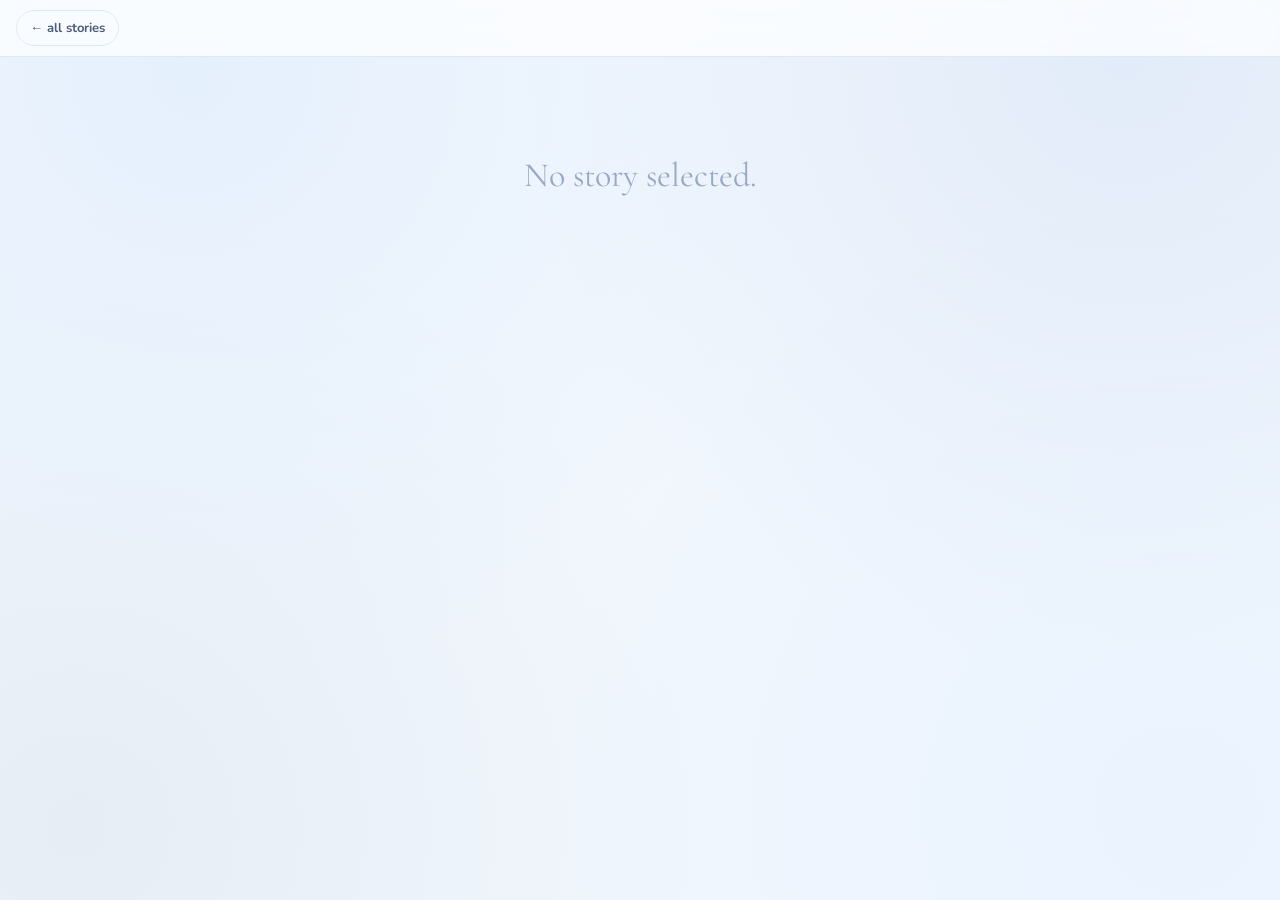
<file: Pratiksha-Journal/story.html>
<!DOCTYPE html>
<html lang="en" data-client="pratiksha">
<head>
<meta charset="UTF-8">
<meta name="viewport" content="width=device-width, initial-scale=1.0">
<title>Pratiksha's Journal</title>
<link rel="preconnect" href="https://fonts.googleapis.com">
<link rel="preconnect" href="https://fonts.gstatic.com" crossorigin>
<link href="https://fonts.googleapis.com/css2?family=Amatic+SC:wght@400;700&family=Bebas+Neue&family=Caveat:wght@400;600;700&family=Cedarville+Cursive&family=Cormorant+Garamond:ital,wght@0,400;0,500;0,600;0,700;1,400&family=Dancing+Script:wght@400;600;700&family=Gaegu:wght@400;700&family=Great+Vibes&family=Herr+Von+Muellerhoff&family=Indie+Flower&family=Gluten&family=Grand+Hotel&family=Kalam:wght@300;400;700&family=Lobster+Two:ital,wght@0,400;0,700;1,400&family=Nunito:wght@400;600;700&family=Parisienne&family=Patrick+Hand&family=Playfair+Display:ital,wght@0,400;0,700;1,400&family=Quicksand:wght@400;600;700&family=Sacramento&family=Sail&family=Satisfy&family=Shadows+Into+Light&family=Walter+Turncoat&display=swap" rel="stylesheet">
<link rel="stylesheet" href="../assets/css/style.css">
</head>
<body>
  <nav class="reader-nav" id="readerNav">
    <a class="btn ghost" href="index.html">← all stories</a>
    <div class="nav-title" id="navTitle"></div>
    <div class="nav-right">
      <button class="btn ghost" id="viewBtn" style="display:none;">📖 Book view</button>
      <button class="btn primary" id="pdfBtn" style="display:none;">⬇ Download PDF</button>
    </div>
  </nav>
  <div class="story-headline" id="headline" style="display:none;">
    <div class="kicker" id="hlDate"></div>
    <h1 id="hlTitle"></h1>
    <div class="rule"></div>
  </div>
  <div id="stage" class="reader-stage">
    <div class="jw-loader" id="loading">
      <div class="jw-book" aria-hidden="true"><i></i><i></i><i></i></div>
      <div class="jw-load-text" id="loadText">turning the page<span class="jw-dots" aria-hidden="true"><b></b><b></b><b></b></span></div>
      <div class="jw-load-bar" aria-hidden="true"><i></i></div>
      <div class="jw-load-note">stories carry their photos with them, so this can take a moment</div>
    </div>
  </div>
  <div class="book-nav" id="bookNav">
    <button class="bk-arrow" id="bkPrev" aria-label="Previous page">‹</button>
    <div class="bk-count" id="bkCount">1 / 1</div>
    <button class="bk-arrow" id="bkNext" aria-label="Next page">›</button>
  </div>
  <div class="jw-busy" id="busy">
    <div class="jw-loader">
      <div class="jw-book" aria-hidden="true"><i></i><i></i><i></i></div>
      <div class="jw-load-text">building your PDF<span class="jw-dots" aria-hidden="true"><b></b><b></b><b></b></span></div>
      <div class="jw-load-bar" aria-hidden="true"><i></i></div>
      <div class="jw-load-note" id="busyNote">rendering the pages one by one</div>
    </div>
  </div>

<script>
  /* Only client-specific code. DATA_DIR fixes which folder this editor writes to. */
  window.JOURNAL_CLIENT = {
    USERNAME : "laxman-sidhu",
    REPO     : "Journal-Writing",
    DATA_DIR : "Pratiksha-Journal/data",
    TITLE    : "Pratiksha's Journal"
  };
</script>
<script src="../assets/js/bg-list.js"></script>
<script src="../assets/js/core.js"></script>
<script>
(async function(){
  const J=window.JOURNAL;
  const stage=document.getElementById('stage'), loading=document.getElementById('loading');
  const loadText=document.getElementById('loadText'), pdfBtn=document.getElementById('pdfBtn');
  const viewBtn=document.getElementById('viewBtn'), bookNav=document.getElementById('bookNav');
  const bkPrev=document.getElementById('bkPrev'), bkNext=document.getElementById('bkNext'),
        bkCount=document.getElementById('bkCount');

  /* The loader cycles its line so a slow story reads as "working", never as "stuck". */
  const LOAD_LINES=['turning the page','unpacking the photos','smoothing the creases','almost there'];
  let lineAt=0;
  const loadTimer=setInterval(()=>{ lineAt=(lineAt+1)%LOAD_LINES.length; loadText.style.opacity='0';
    setTimeout(()=>{ loadText.firstChild.nodeValue=LOAD_LINES[lineAt]; loadText.style.opacity='1'; }, 280); }, 2400);
  function endLoader(msg){ clearInterval(loadTimer);
    if(msg===undefined){ loading.remove(); return; }
    loading.className='loading'; loading.textContent=msg; }

  const id=new URLSearchParams(location.search).get('id');
  if(!id){ endLoader('No story selected.'); return; }
  let postTitle='Story';
  try{
    const res=await fetch('data/posts/'+encodeURIComponent(id)+'.json?t='+Date.now(), {cache:'no-store'});
    if(!res.ok) throw new Error('not found');
    const post=await res.json();
    postTitle = post.title||'Story';
    document.title = postTitle+' — Pratiksha\u2019s Journal';
    document.getElementById('hlTitle').textContent = postTitle;
    document.getElementById('hlDate').textContent = J.formatDate(post.date);
    document.getElementById('headline').style.display='block';
    document.getElementById('navTitle').textContent = postTitle;
    (post.pages||[]).forEach(pg=> J.renderPageRO(stage, pg));
    endLoader();
    if(!post.pages || post.pages.length===0){ stage.innerHTML='<div class="loading">This story has no pages yet.</div>'; }
    else { pdfBtn.style.display='inline-flex'; viewBtn.style.display='inline-flex'; }
  }catch(e){ endLoader('Story not found.'); return; }


  /* Videos load nothing until asked: each tile shows its poster, and a click swaps in the
     real player. Starting one returns every other clip to its poster, so several videos can
     share a page without two of them playing over each other. */
  stage.addEventListener('click',(e)=>{
    const el=e.target.closest && e.target.closest('.el-video');
    if(!el || !el.__data) return;
    stage.querySelectorAll('.el-video').forEach(o=>{ if(o!==el) J.stopVideo(o, o.__data); });
    J.playVideo(el, el.__data);
  });
  function stopAllVideos(){ stage.querySelectorAll('.el-video').forEach(o=> J.stopVideo(o, o.__data)); }

  /* ---------- book view ----------
     Scroll view stays the default. Book view keeps exactly the same page nodes and only
     changes how they are presented, so nothing about the data, the editor or the PDF
     export has to know it exists. */
  const book={on:false, i:0, busy:false};
  /* The navbar title fades in once the headline has scrolled away, and stays up for the
     whole of book view, where the headline is hidden to give the page its height. */
  const nav=document.getElementById('readerNav');
  const onScroll=()=> nav.classList.toggle('scrolled', book.on || window.scrollY>140);
  window.addEventListener('scroll', onScroll, {passive:true}); onScroll();
  const holders=()=> [...stage.querySelectorAll('.page-holder')];
  const reduced=()=> matchMedia('(prefers-reduced-motion: reduce)').matches;

  function paint(){
    const hs=holders();
    hs.forEach((h,k)=>{ h.classList.toggle('is-current', k===book.i);
      h.classList.remove('is-peer','turning'); h.style.transform='';
      h.querySelectorAll('.leaf-back,.leaf-shade,.leaf-cast').forEach(n=> n.remove()); });
    bkPrev.disabled = book.i<=0; bkNext.disabled = book.i>=hs.length-1;
    bkCount.textContent = (book.i+1)+' / '+hs.length;
    sizeStage();
  }
  /* Holders are absolute in book view, so the stage carries no height of its own and the
     pages have to be placed by hand. Pages keep the same width-based size they have in the
     scroll reader — capping them to the viewport height instead shrank a page to well under
     half its width on a laptop, since a portrait page cannot fill a landscape screen. So the
     book is centred when there is room for it and sits near the top when there is not. */
  const BOOK_FOOT=104;                 // the strip kept clear under the book, where the page nav sits
  const bookRoom=()=> Math.max(320, window.innerHeight - stage.offsetTop - BOOK_FOOT);
  function sizeStage(){
    if(!book.on){ stage.style.height=''; return; }
    const hs=holders(); if(!hs.length) return;
    const tall=Math.max.apply(null, hs.map(h=> h.offsetHeight));
    const room=bookRoom(), band=Math.max(room, tall+28);
    // a page taller than the window keeps the same foot, so the book never ends flush with the page
    stage.style.height=(band + (band>room ? BOOK_FOOT : 0))+'px';
    hs.forEach(h=> h.style.top=Math.max(14, Math.round((band-tall)/2))+'px');
  }

  const overlay=(host,cls)=>{ const n=document.createElement('div'); n.className=cls; host.appendChild(n); return n; };

  function turn(dir){
    const hs=holders(), cur=hs[book.i], nxt=hs[book.i+dir];
    if(book.busy || !cur || !nxt) return;
    book.busy=true; stopAllVideos();
    cur.classList.add('is-current'); nxt.classList.add('is-peer');
    /* Going forward the current page lifts away about its spine; going back the incoming
       page swings in over it. Either way one leaf turns and the other lies still beneath. */
    const leaf = dir>0 ? cur : nxt, under = dir>0 ? nxt : cur;
    leaf.classList.add('turning');

    const back=overlay(leaf,'leaf-back'), shade=overlay(leaf,'leaf-shade'), cast=overlay(under,'leaf-cast');
    const soft=reduced(), DUR = soft ? 240 : 820;
    const opts={duration:DUR, easing:soft?'ease':'cubic-bezier(.33,.66,.27,1)', fill:'forwards'};
    const anims=[];
    if(soft){
      anims.push(leaf.animate(dir>0?[{opacity:1},{opacity:0}]:[{opacity:0},{opacity:1}], opts));
    } else {
      const spin=[{transform:'rotateY(0deg)'},{transform:'rotateY(-174deg)'}];
      anims.push(leaf.animate(dir>0? spin : spin.slice().reverse(), opts));
      /* the paper reverse takes over exactly as the leaf crosses upright */
      anims.push(back.animate(dir>0
        ? [{opacity:0,offset:0},{opacity:0,offset:.47},{opacity:1,offset:.55},{opacity:1,offset:1}]
        : [{opacity:1,offset:0},{opacity:1,offset:.45},{opacity:0,offset:.53},{opacity:0,offset:1}], opts));
      anims.push(shade.animate(dir>0
        ? [{opacity:0},{opacity:.62,offset:.55},{opacity:.12}]
        : [{opacity:.12},{opacity:.62,offset:.45},{opacity:0}], opts));
      anims.push(cast.animate([{opacity:0},{opacity:.55,offset:.42},{opacity:0}], opts));
    }
    /* fill:'forwards' keeps the last frame applied, so the animations have to be cancelled
       or the leaf would stay face-down however the inline transform is cleared */
    let ended=false;
    const finish=()=>{ if(ended) return; ended=true;
      anims.forEach(a=>{ try{ a.cancel(); }catch(e){} });
      [back,shade,cast].forEach(n=> n.remove());
      book.i+=dir; paint(); book.busy=false; };
    anims[0].onfinish=finish;
    setTimeout(finish, DUR+300);   // never strand the reader if a frame is dropped
  }

  function setBook(on){
    book.on=on;
    document.body.classList.toggle('book-mode', on);
    bookNav.classList.toggle('open', on);
    viewBtn.textContent = on ? '☰ Scroll view' : '📖 Book view';
    /* the navbar carries the title in book view, since the headline is hidden to free height */
    nav.classList.toggle('scrolled', on || window.scrollY>140);
    if(on){ stopAllVideos(); book.i=Math.min(book.i, holders().length-1);
      paint(); requestAnimationFrame(sizeStage);
      window.scrollTo({top:0, behavior:'smooth'}); }
    else { stage.style.height='';
      holders().forEach(h=>{ h.classList.remove('is-current','is-peer','turning');
        h.style.transform=''; h.style.top='';
        h.querySelectorAll('.leaf-back,.leaf-shade,.leaf-cast').forEach(n=> n.remove()); }); }
  }
  viewBtn.onclick=()=> setBook(!book.on);
  bkPrev.onclick=()=> turn(-1);
  bkNext.onclick=()=> turn(1);
  window.addEventListener('keydown',(e)=>{
    if(!book.on || e.altKey || e.ctrlKey || e.metaKey) return;
    if(e.key==='ArrowRight'){ e.preventDefault(); turn(1); }
    if(e.key==='ArrowLeft'){ e.preventDefault(); turn(-1); }
  });
  let sx=null, sy=null;
  stage.addEventListener('touchstart',(e)=>{ if(!book.on||e.touches.length!==1) return;
    sx=e.touches[0].clientX; sy=e.touches[0].clientY; }, {passive:true});
  stage.addEventListener('touchend',(e)=>{
    if(!book.on || sx==null) return;
    const t=e.changedTouches[0], dx=t.clientX-sx, dy=t.clientY-sy;
    sx=null;
    if(Math.abs(dx)>55 && Math.abs(dx)>Math.abs(dy)*1.5) turn(dx<0 ? 1 : -1);
  }, {passive:true});
  /* core.js refits the pages on resize; re-centre once it has */
  window.addEventListener('resize',()=> setTimeout(sizeStage, 0));

  // ----- PDF (libraries load only on click, keeping the page fast) -----
  function loadScript(src){ return new Promise((res,rej)=>{ const s=document.createElement('script'); s.src=src; s.onload=res; s.onerror=()=>rej(new Error('load '+src)); document.head.appendChild(s); }); }
  let libsLoaded=false;
  async function ensureLibs(){ if(libsLoaded) return;
    await loadScript('https://cdnjs.cloudflare.com/ajax/libs/html2canvas/1.4.1/html2canvas.min.js');
    await loadScript('https://cdnjs.cloudflare.com/ajax/libs/jspdf/2.5.1/jspdf.umd.min.js'); libsLoaded=true; }
  const PDF_BG=(getComputedStyle(document.documentElement).getPropertyValue('--pdf-bg')||'#ffffff').trim();
  const busy=document.getElementById('busy'), busyNote=document.getElementById('busyNote');
  pdfBtn.onclick=async()=>{
    const pages=[...stage.querySelectorAll('.page')];
    if(!pages.length) return;
    const orig=pdfBtn.textContent; pdfBtn.disabled=true; pdfBtn.textContent='Preparing...';
    const spots=pages.map(p=>p.parentNode);            // each page's own .page-scaler
    const savedBodyOv=document.body.style.overflowX;
    /* html2canvas masks a shadow fill against a rectangle the size of the output canvas,
       but lays that rectangle out in DOCUMENT coordinates, so any part of the element
       sitting past it is left with a winding number of -1 and gets filled instead of
       skipped. Every page below the first starts lower down the document than that
       rectangle reaches, which is what flooded them with the page's inset box-shadow
       colour and buried the artwork. Rasterising each page from the document origin keeps
       the whole page inside the rectangle, so the mask lands where it should. */
    const host=document.createElement('div');
    host.style.cssText='position:absolute; left:0; top:0; margin:0; padding:0; width:'+J.PAGE_W+'px;';
    /* On screen the page carries a 1px inset hairline and rounded corners. Both sit INSIDE
       the page box, so they print as a ring of --paper-edge and four tinted corners around
       otherwise full-bleed artwork. A sheet of paper has neither, so they come off for the
       capture and go back straight after. */
    const bare=p=>{ p.style.boxShadow='none'; p.style.borderRadius='0'; };
    const dressed=p=>{ p.style.boxShadow=''; p.style.borderRadius=''; };
    const restore=()=>{ pages.forEach((p,i)=>{ dressed(p); spots[i].appendChild(p); }); host.remove();
      document.body.style.overflowX=savedBodyOv; busy.classList.remove('open');
      window.dispatchEvent(new Event('resize')); };
    try{
      await ensureLibs();
      /* html2canvas cannot rasterise an <iframe> or a playing <video>, so put every clip
         back to its poster first; the PDF then gets the poster and its play badge. */
      stopAllVideos();
      if(document.fonts && document.fonts.ready) await document.fonts.ready;
      busy.classList.add('open');
      document.body.style.overflowX='visible';
      document.body.insertBefore(host, document.body.firstChild);
      /* lay the clone out wide enough for a full-width page, so a narrow phone viewport
         cannot clip the host either */
      const winW=Math.max(document.documentElement.clientWidth, J.PAGE_W+80);
      const { jsPDF }=window.jspdf; let pdf=null;
      for(let i=0;i<pages.length;i++){
        pdfBtn.textContent='Page '+(i+1)+'/'+pages.length;
        busyNote.textContent='page '+(i+1)+' of '+pages.length;
        host.appendChild(pages[i]); bare(pages[i]);
        const canvas=await html2canvas(pages[i], {scale:2, backgroundColor:PDF_BG, useCORS:true, logging:false,
          width:J.PAGE_W, height:pages[i].offsetHeight, windowWidth:winW, scrollX:0, scrollY:0});
        dressed(pages[i]); spots[i].appendChild(pages[i]);
        const w=canvas.width, h=canvas.height; const img=canvas.toDataURL('image/jpeg',0.92); const orient=w>h?'l':'p';
        if(!pdf) pdf=new jsPDF({orientation:orient, unit:'px', format:[w,h]}); else pdf.addPage([w,h], orient);
        pdf.addImage(img,'JPEG',0,0,w,h);
      }
      restore();
      pdf.save((postTitle||'journal').replace(/[^a-z0-9]+/gi,'-').toLowerCase()+'.pdf');
    }catch(err){ restore(); alert('Sorry, the PDF could not be generated. '+(err.message||'')); }
    pdfBtn.disabled=false; pdfBtn.textContent=orig;
  };
})();
</script>
</body>
</html>
</file>
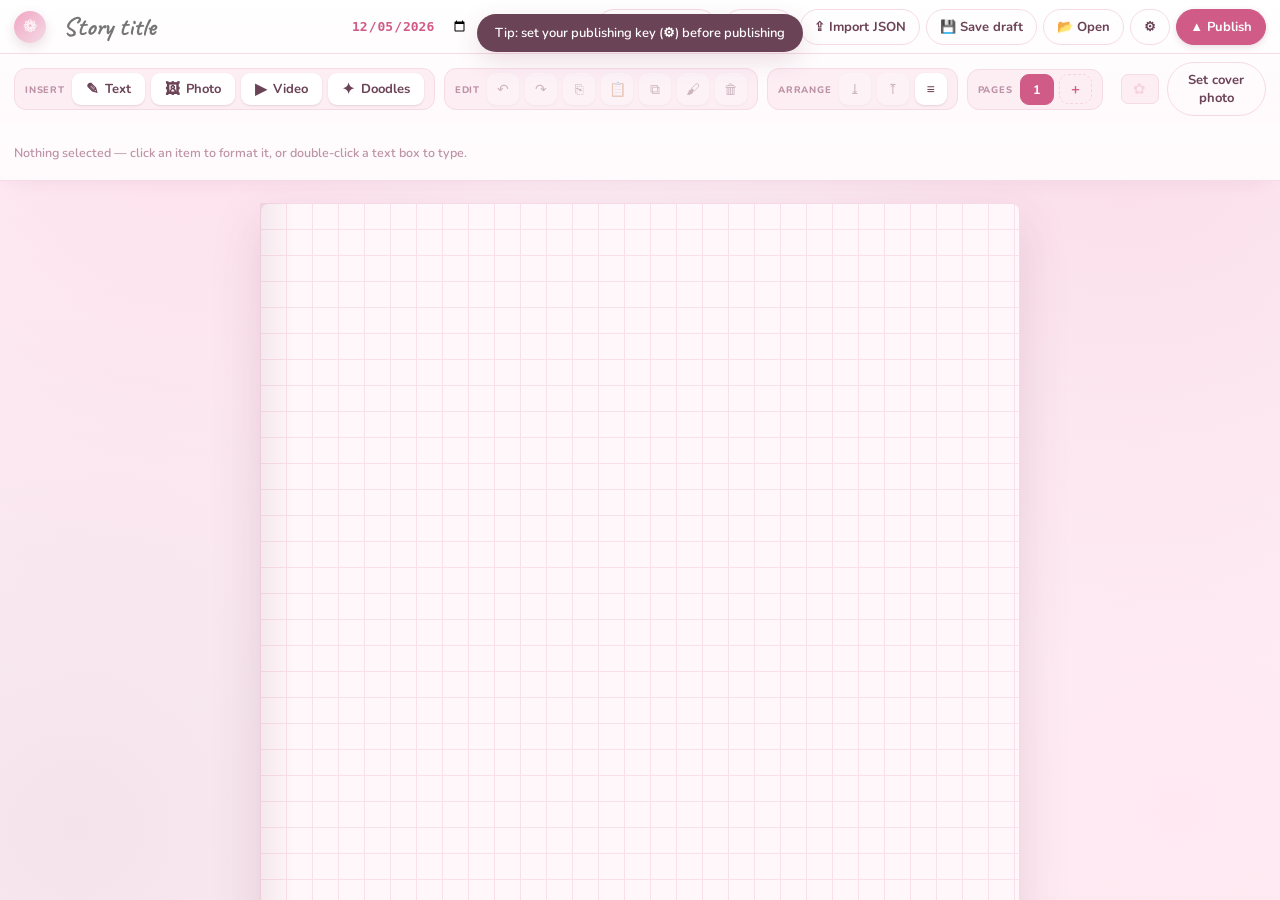
<file: Siddhesh-Journal/admin.html>
<!DOCTYPE html>
<html lang="en" data-client="siddhesh">
<head>
<meta charset="UTF-8">
<meta name="viewport" content="width=device-width, initial-scale=1.0, maximum-scale=1.0, user-scalable=no">
<title>Editor — Siddhesh's Journal</title>
<link rel="preconnect" href="https://fonts.googleapis.com">
<link rel="preconnect" href="https://fonts.gstatic.com" crossorigin>
<link href="https://fonts.googleapis.com/css2?family=Amatic+SC:wght@400;700&family=Bebas+Neue&family=Caveat:wght@400;600;700&family=Cedarville+Cursive&family=Cormorant+Garamond:ital,wght@0,400;0,500;0,600;0,700;1,400&family=Dancing+Script:wght@400;600;700&family=Gaegu:wght@400;700&family=Great+Vibes&family=Herr+Von+Muellerhoff&family=Indie+Flower&family=Gluten&family=Grand+Hotel&family=Kalam:wght@300;400;700&family=Lobster+Two:ital,wght@0,400;0,700;1,400&family=Nunito:wght@400;600;700&family=Parisienne&family=Patrick+Hand&family=Playfair+Display:ital,wght@0,400;0,700;1,400&family=Quicksand:wght@400;600;700&family=Sacramento&family=Sail&family=Satisfy&family=Shadows+Into+Light&family=Walter+Turncoat&display=swap" rel="stylesheet">
<link rel="stylesheet" href="../assets/css/style.css">
<style>
  /* ===== editor shell ===== */
  body{overflow:hidden; height:100vh;}
  .app{display:flex; flex-direction:column; height:100vh;}

  /* ===== ribbon: a fixed Word-style command bar that never shifts the canvas ===== */
  .ribbon{flex:none; position:relative; z-index:120; background:linear-gradient(180deg,#fff,var(--paper));
    border-bottom:1px solid var(--paper-edge); box-shadow:0 8px 20px -14px var(--shadow);}
  .rb-row{display:flex; align-items:center; gap:9px; padding:8px 14px;}
  .rb-row + .rb-row{border-top:1px solid var(--paper-edge);}
  .spacer{flex:1;}

  .mark{width:32px;height:32px;border-radius:50%;background:linear-gradient(135deg,var(--lav),var(--peri));
    display:flex;align-items:center;justify-content:center;color:#fff;font-size:17px;box-shadow:0 4px 12px var(--shadow);flex:none;}
  .story-title{font-family:var(--hand); font-size:26px; font-weight:700; color:var(--ink); border:none; background:transparent;
    outline:none; min-width:70px; max-width:32vw; padding:2px 8px; border-radius:8px; transition:.15s;}
  .story-title:hover{background:var(--soft);}
  .story-title:focus{background:#fff; box-shadow:inset 0 0 0 1px var(--lav);}
  .sdate{font-weight:700; font-size:13px; color:var(--lav-deep); border:1px solid transparent; background:transparent;
    outline:none; max-width:135px; padding:5px 7px; border-radius:8px; transition:.15s;}
  .sdate:hover{background:var(--soft);}
  .sdate:focus{background:#fff; border-color:var(--lav);}
  .actions{display:flex; gap:6px; flex-wrap:wrap;}

  /* a labelled cluster of related controls, the ribbon's basic building block */
  .grp{display:inline-flex; align-items:center; gap:6px; padding:4px 10px; border-radius:12px;
    background:var(--soft); border:1px solid var(--paper-edge); flex:none;}
  .grp > *{flex:none;}
  .grp .lbl{font-size:9.5px; font-weight:800; color:var(--ink-soft); letter-spacing:.8px; text-transform:uppercase; margin-right:1px;}
  .rb-sep{width:1px; align-self:stretch; background:var(--paper-edge); margin:2px 1px; flex:none;}

  /* every square-ish ribbon button shares one 32px rhythm */
  .rbtn{width:32px; height:32px; border:1px solid transparent; background:#fff; border-radius:9px; cursor:pointer;
    font-family:var(--body); font-size:14px; color:var(--ink); display:inline-flex; align-items:center; justify-content:center;
    transition:.13s; box-shadow:0 1px 2px var(--shadow);}
  .rbtn:hover{border-color:var(--lav); background:var(--blush); transform:translateY(-1px);}
  .rbtn:active{transform:none;}
  .rbtn.active, .rbtn.on{background:var(--lav-deep); color:#fff; border-color:var(--lav-deep); box-shadow:0 3px 8px var(--shadow);}
  .rbtn:disabled{opacity:.32; cursor:default; background:#fff; transform:none; border-color:transparent;}
  .rbtn svg{display:block;}
  .rbtn.wide{width:auto; padding:0 13px; gap:6px; font-size:13px; font-weight:700; white-space:nowrap;}
  .rbtn.wide .ic{font-size:15px;}

  .grp select{font-family:var(--body); font-size:13px; height:32px; padding:0 8px; border:1px solid var(--paper-edge);
    border-radius:9px; background:#fff; color:var(--ink); max-width:195px; cursor:pointer;}
  .grp select:hover{border-color:var(--lav);}
  .stepval{min-width:36px; text-align:center; font-weight:800; font-size:12.5px; color:var(--ink);}
  .sw{width:21px;height:21px;border-radius:50%;cursor:pointer;border:2px solid #fff;box-shadow:0 0 0 1px var(--paper-edge);transition:.13s;}
  .sw:hover{transform:scale(1.16);}
  .grp input[type=color]{width:30px;height:30px;border:none;background:none;cursor:pointer;padding:0;border-radius:8px;}

  /* ===== contextual row: fixed height, so showing a bar never moves the page ===== */
  .rb-ctx{display:flex; align-items:center; gap:9px; padding:8px 14px; min-height:56px;
    overflow-x:auto; overflow-y:hidden; -webkit-overflow-scrolling:touch; background:rgba(255,255,255,.55);}
  .fmtbar{display:none; align-items:center; gap:8px; flex:none;}
  .ctxhint{display:flex; align-items:center; gap:7px; font-size:12.5px; color:var(--ink-soft); font-weight:600; white-space:nowrap;}

  /* ===== page tabs ===== */
  .tabs{display:flex; gap:5px; align-items:center;}
  .tab{flex:none; cursor:pointer; padding:6px 12px; border-radius:9px; background:#fff; border:1px solid var(--paper-edge);
    font-weight:700; font-size:12.5px; white-space:nowrap; transition:.13s;}
  .tab:hover{border-color:var(--lav);}
  .tab.active{background:var(--lav-deep); border-color:var(--lav-deep); color:#fff;}
  .tab.add{color:var(--lav-deep); border:1px dashed var(--lilac); background:transparent; font-size:15px; padding:4px 11px;}

  .cover-row{display:flex; align-items:center; gap:8px;}
  .cover-prev{width:38px;height:30px;border-radius:7px;border:1px solid var(--paper-edge);background:var(--soft);
    display:flex;align-items:center;justify-content:center;color:var(--lilac);font-size:15px;overflow:hidden;flex:none;}

  /* ===== canvas ===== */
  .stage{flex:1; overflow:auto; -webkit-overflow-scrolling:touch; touch-action:pan-y;
    display:flex; align-items:flex-start; justify-content:center; padding:22px 30px 90px;}
  .stage-inner{margin:0 auto; position:relative;}
  /* the editor lets items sit outside the page (Word-style) instead of clipping them */
  #page{overflow:visible;}

  /* ===== selection frame + 8 resize handles ===== */
  .el{touch-action:none;}
  .el.selected{outline:1.5px solid var(--lav); outline-offset:3px; z-index:50; border-radius:4px;}
  .el-text{cursor:move;}
  .el-text:not(.editing) .text-body{user-select:none; cursor:move;}
  .el-text.editing{cursor:auto;}
  .el-text.editing .text-body{user-select:text; cursor:text;}
  .el-text.editing.selected{outline:1.5px dashed var(--lav-deep); outline-offset:3px;}
  .el-photo .cap, .el-video .cap{user-select:none;}
  .el-photo.editing .cap, .el-video.editing .cap{user-select:text; cursor:text;}

  /* The page is scaled down to fit narrow screens, which would shrink every grab target with
     it. --inv (set in fitScale) cancels that scale so handles stay a constant, tappable size. */
  .hnd{position:absolute; display:none; z-index:62; width:11px; height:11px; background:#fff;
    border:1.5px solid var(--lav-deep); border-radius:3px; box-shadow:0 1px 3px var(--shadow); touch-action:none;
    transform:scale(var(--inv,1));}
  .el.selected .hnd{display:block;}
  .hnd:hover{background:var(--lav-deep);}
  .hnd.nw{left:-9px; top:-9px; cursor:nwse-resize;}
  .hnd.n {left:50%; top:-9px; margin-left:-5.5px; cursor:ns-resize;}
  .hnd.ne{right:-9px; top:-9px; cursor:nesw-resize;}
  .hnd.e {right:-9px; top:50%; margin-top:-5.5px; cursor:ew-resize;}
  .hnd.se{right:-9px; bottom:-9px; cursor:nwse-resize;}
  .hnd.s {left:50%; bottom:-9px; margin-left:-5.5px; cursor:ns-resize;}
  .hnd.sw{left:-9px; bottom:-9px; cursor:nesw-resize;}
  .hnd.w {left:-9px; top:50%; margin-top:-5.5px; cursor:ew-resize;}

  .el .ctrl{position:absolute; top:-15px; right:-15px; display:none; gap:4px; z-index:63;}
  .el.selected .ctrl{display:flex;}
  .ctrl .dot{width:25px;height:25px;border-radius:50%; background:#fff; border:1px solid var(--paper-edge);
    display:flex;align-items:center;justify-content:center; cursor:pointer; font-size:13px; color:var(--ink);
    box-shadow:0 2px 6px var(--shadow); transform:scale(var(--inv,1));}
  .ctrl .dot:hover{background:var(--blush); border-color:var(--lav);}
  .ctrl .dot.del{color:#c2607f;}
  .el-text .text-body:empty:before{content:'Write here...'; color:var(--ink-soft);}
  .el-photo .cap:empty:before, .el-video .cap:empty:before{content:'caption'; color:#aeb8cf;}

  /* ===== shaped text boxes ===== */
  /* the outline is an SVG behind the words, so the selection ring follows the box, not the shape */
  .el-text.shaped .text-body{min-width:80px;}
  /* the shaped box itself is not a pointer target (so its hollow part is click-through),
     which means the handles sitting outside it have to opt back in */
  .el-text.shaped .hnd, .el-text.shaped .roth, .el-text.shaped .pthnd,
  .el-text.shaped .ctrl, .el-text.shaped .ctrl .dot{pointer-events:auto;}
  /* Stacking follows Arrange (document order). The only exception is while an item is being
     dragged, when it lifts above everything so you can see what you are moving. */
  .el.dragging{z-index:9999 !important;}
  /* custom-shape vertex handles: drag to reshape the polygon */
  .pthnd{position:absolute; width:13px; height:13px; margin:-6.5px 0 0 -6.5px; border-radius:50%;
    background:#fff; border:2px solid var(--lav-deep); box-shadow:0 1px 3px var(--shadow);
    z-index:64; display:none; cursor:grab; touch-action:none; transform:scale(var(--inv,1));}
  .el.selected .pthnd{display:block;}
  .pthnd:hover{background:var(--lav-deep);}
  .pthnd.drag{cursor:grabbing; background:var(--lav-deep);}
  .shapehint{font-size:11.5px; color:var(--ink-soft); font-weight:600; white-space:nowrap; max-width:230px;}

  /* ===== format painter ===== */
  body.painting{cursor:copy;}
  body.painting .el{cursor:copy !important;}
  #fmtPaint.on{background:var(--lav-deep); color:#fff; border-color:var(--lav-deep);}

  /* ===== layers panel ===== */
  /* Lists everything on the page top-first, so an item hidden behind something else is
     always reachable — including on a phone, where there is no modifier key. */
  .layerpop{position:fixed; z-index:300; display:none; width:250px; max-height:58vh; overflow:auto;
    background:var(--paper); border:1px solid var(--paper-edge); border-radius:14px;
    box-shadow:0 16px 40px var(--shadow); padding:7px;}
  .layerpop.open{display:block;}
  .layerrow{display:flex; align-items:center; gap:9px; width:100%; padding:8px 10px; border:0;
    border-radius:9px; background:none; cursor:pointer; font:700 13px var(--body); color:var(--ink); text-align:left;}
  .layerrow:hover{background:var(--soft);}
  .layerrow.sel{background:var(--lav-deep); color:#fff;}
  .layerrow .ico{width:17px; text-align:center; flex:none;}
  .layerrow .nm{flex:1; overflow:hidden; text-overflow:ellipsis; white-space:nowrap;}
  .layerempty{padding:12px 10px; font-size:13px; color:var(--ink-soft);}

  /* alignment guides shown while dragging */
  .guide{position:absolute; display:none; background:var(--lav-deep); z-index:70; pointer-events:none; opacity:.75;}
  .guide.v{top:0; bottom:0; width:1px;}
  .guide.h{left:0; right:0; height:1px;}

  /* ===== modals + sheets ===== */
  .mask{position:fixed; inset:0; background:rgba(52,64,90,.34); z-index:300; display:none; align-items:center; justify-content:center; padding:18px;}
  .mask.open{display:flex;}
  .modal{background:var(--paper); width:min(460px,100%); max-height:84vh; overflow:auto; border-radius:18px; padding:22px; box-shadow:0 20px 50px var(--shadow);}
  .modal.wide{width:min(560px,100%);}
  /* the paper picker carries 148 backgrounds, so it gets a far wider canvas than the
     other modals and lets .bggrid decide how many fit per row */
  .modal.papers{width:min(1120px,100%);}
  .modal h3{font-family:var(--hand); font-size:28px; margin:0 0 6px;}
  .modal p{font-size:13px; color:var(--ink-soft); line-height:1.5; margin:0 0 14px;}
  .modal input[type=password],.modal input[type=text]{width:100%; padding:11px 13px; border:1px solid var(--paper-edge); border-radius:10px; font-family:var(--body); font-size:14px; outline:none;}
  .modal .row{display:flex; gap:8px; justify-content:flex-end; margin-top:16px;}
  .story-list{display:flex; flex-direction:column; gap:8px; margin-top:8px;}
  .story-list .item{display:flex; align-items:center; gap:10px; padding:8px; border:1px solid var(--paper-edge); border-radius:12px; background:#fff;}
  .story-list .item .main{display:flex; align-items:center; gap:10px; flex:1; cursor:pointer; min-width:0;}
  .story-list .item:hover{background:var(--blush);}
  .story-list img{width:46px;height:36px;object-fit:cover;border-radius:6px;flex:none;}
  .story-list .ph{width:46px;height:36px;border-radius:6px;background:var(--soft);display:flex;align-items:center;justify-content:center;color:var(--lilac);flex:none;}
  .story-list .tname{font-family:var(--hand); font-size:20px; line-height:1; white-space:nowrap; overflow:hidden; text-overflow:ellipsis;}
  .story-list .trash{width:34px;height:34px;border-radius:9px;border:1px solid var(--paper-edge);background:#fff;color:#c2607f;cursor:pointer;font-size:15px;flex:none;}
  .story-list .dl{width:34px;height:34px;border-radius:9px;border:1px solid var(--paper-edge);background:#fff;color:var(--lav-deep);cursor:pointer;font-size:15px;flex:none;}

  .sheet-mask{position:fixed; inset:0; background:rgba(52,64,90,.3); z-index:300; display:none; align-items:flex-end; justify-content:center;}
  .sheet-mask.open{display:flex;}
  .sheet{background:var(--paper); width:min(540px,100%); max-height:74vh; border-radius:22px 22px 0 0; padding:18px 18px 26px; overflow:auto;}
  .sheet h3{font-family:var(--hand); font-size:26px; margin:0 0 4px;}
  /* Each category needs clear air above it so groups read as separate sections rather than
     running straight on from the tiles before them. :first-of-type keeps the top tight. */
  /* Category headings appear in both the sticker sheet and the background modal, so the rule
     covers both containers. Clear air above each group stops one section running straight on
     from the tiles of the one before; the first heading after the title stays tight. */
  .sheet .cat, .modal .cat{font-size:12px; font-weight:700; color:var(--lav-deep); letter-spacing:.5px;
    text-transform:uppercase; margin:26px 0 8px; padding-top:15px; border-top:1px solid var(--paper-edge);}
  .sheet .cat:first-child, .modal .cat:first-child,
  .sheet h3 + .cat, .modal h3 + .cat{margin-top:10px; padding-top:0; border-top:0;}
  .customrow{display:flex; gap:8px; flex-wrap:wrap; align-items:center;}
  .customrow input[type=text]{flex:1; min-width:150px; padding:9px 12px; border:1px solid var(--paper-edge); border-radius:10px; font-size:15px; outline:none;}
  .stickgrid{display:grid; grid-template-columns:repeat(8,1fr); gap:6px;}
  .stickgrid button{font-size:26px; border:none; background:#fff; border-radius:12px; padding:8px 0; cursor:pointer;}
  .stickgrid button:hover{background:var(--blush); transform:scale(1.12);}
  .washirow{display:flex; gap:8px; flex-wrap:wrap;}
  .washirow button{width:64px;height:26px;border-radius:3px;border:none;cursor:pointer; box-shadow:0 2px 6px rgba(52,64,90,.12);}
  .washigrid{display:grid; grid-template-columns:repeat(7,1fr); gap:7px;}
  .washigrid button{height:26px;border-radius:3px;border:none;cursor:pointer; box-shadow:0 2px 6px rgba(52,64,90,.12); position:relative; overflow:hidden; padding:0;}
  .washigrid button.striped:after{content:""; position:absolute; inset:0; background-image:repeating-linear-gradient(45deg, rgba(255,255,255,.32) 0 6px, transparent 6px 12px);}
  .washigrid button:hover{transform:translateY(-1px);}
  @media(max-width:600px){ .washigrid{gap:5px;} }

  /* ===== video ===== */
  .vidkind{font-size:12px; font-weight:700; margin-top:8px; min-height:16px; color:var(--ink-soft);}
  .vidkind.ok{color:var(--lav-deep);}
  .vidkind.bad{color:#c2607f;}
  .vidprev{flex:1; min-width:140px; font-size:12px; color:var(--ink-soft); display:flex; align-items:center; gap:9px;}
  .vidprev img{width:72px; height:48px; object-fit:cover; border-radius:8px; border:1px solid var(--paper-edge);}
  .vkind{font-size:10px; font-weight:800; letter-spacing:.6px; text-transform:uppercase; color:var(--ink-soft);}
  /* the editor never loads a player: it shows the same poster the PDF will get */
  .el-video .vwrap{cursor:move;}

  /* ===== background picker ===== */
  /* 100px is chosen against the 1120px picker: nine swatches plus gaps need 996px and the
     content box is 1076px (1059px once a scrollbar takes its width), so nine always fit,
     while ten would need 1108px and never can. */
  .bggrid{display:grid; grid-template-columns:repeat(auto-fill,minmax(100px,1fr)); gap:12px; margin-top:4px;}
  .bgitem{border:none; background:transparent; cursor:pointer; padding:0; display:flex; flex-direction:column; align-items:center; gap:5px;}
  .bgsw{width:100%; aspect-ratio:3/4; border-radius:11px; background-size:cover; background-position:center top;
    background-color:var(--paper); border:1px solid var(--paper-edge); box-shadow:0 2px 8px rgba(52,64,90,.1);}
  .bgitem.sel .bgsw{outline:3px solid var(--lav-deep); outline-offset:2px;}
  .bgitem:hover .bgsw{transform:translateY(-2px); box-shadow:0 6px 16px var(--shadow);}
  .bglbl{font-size:11px; font-weight:700; color:var(--ink); text-align:center; line-height:1.12;
    width:100%; overflow-wrap:break-word;}
  .bgsw.bg-grid{background-image:linear-gradient(#e8e1f6 1px,transparent 1px),linear-gradient(90deg,#e8e1f6 1px,transparent 1px); background-size:10px 10px;}
  .bgsw.bg-dot{background-image:radial-gradient(#cfc6ea 1.5px,transparent 1.5px); background-size:10px 10px;}
  .bgsw.bg-plain{background-image:none;}
  @media(max-width:600px){ .bggrid{grid-template-columns:repeat(auto-fill,minmax(88px,1fr)); gap:10px;} }

  /* ===== crop ===== */
  #cropArea{position:relative; touch-action:none; user-select:none; margin:0 auto; max-width:100%; line-height:0;}
  #cropImg{display:block; width:100%; pointer-events:none; border-radius:6px;}
  #cropBox{position:absolute; border:2px solid #fff; box-shadow:0 0 0 9999px rgba(52,64,90,.5); cursor:move; touch-action:none;}
  /* eight handles, so the box can be pulled from any side or corner instead of one corner */
  #cropBox .ch{position:absolute; width:14px; height:14px; background:#fff; border:2px solid var(--lav-deep);
    border-radius:3px; touch-action:none; box-sizing:border-box;}
  #cropBox .ch.nw{left:-8px; top:-8px; cursor:nwse-resize;}
  #cropBox .ch.ne{right:-8px; top:-8px; cursor:nesw-resize;}
  #cropBox .ch.sw{left:-8px; bottom:-8px; cursor:nesw-resize;}
  #cropBox .ch.se{right:-8px; bottom:-8px; cursor:nwse-resize;}
  #cropBox .ch.n{left:50%; top:-8px; margin-left:-7px; cursor:ns-resize;}
  #cropBox .ch.s{left:50%; bottom:-8px; margin-left:-7px; cursor:ns-resize;}
  #cropBox .ch.w{left:-8px; top:50%; margin-top:-7px; cursor:ew-resize;}
  #cropBox .ch.e{right:-8px; top:50%; margin-top:-7px; cursor:ew-resize;}
  .croptools{display:flex; flex-wrap:wrap; gap:6px; margin:2px 0 10px;}
  .cropchip{font:700 12.5px/1 var(--body); padding:8px 12px; border-radius:999px; cursor:pointer;
    background:var(--soft); border:1px solid var(--paper-edge); color:var(--ink); transition:.13s;}
  .cropchip:hover{border-color:var(--lav);}
  .cropchip.sel{background:var(--lav-deep); border-color:var(--lav-deep); color:#fff;}
  .cropcustom{display:flex; align-items:center; gap:7px; flex-wrap:wrap; margin:0 0 12px;
    font-size:12.5px; font-weight:700; color:var(--ink-soft);}
  .cropcustom input{width:58px; padding:7px 8px; border-radius:9px; border:1px solid var(--paper-edge);
    font:inherit; color:var(--ink); text-align:center; background:#fff;}
  .cropcustom .btn{padding:6px 12px; font-size:12.5px;}
  .cropsize{margin-left:auto; font-weight:700; color:var(--ink-soft);}

  /* ===== rotate handle + degree bubble ===== */
  .roth{position:absolute; left:50%; bottom:-36px; transform:translateX(-50%); width:26px;height:26px;border-radius:50%;
    background:var(--lav); color:#fff; display:none; align-items:center;justify-content:center; cursor:grab; font-size:14px;
    box-shadow:0 2px 6px var(--shadow); z-index:63; touch-action:none;}
  .el.selected .roth{transform:translateX(-50%) scale(var(--inv,1));}
  .roth:before{content:""; position:absolute; top:-13px; left:50%; transform:translateX(-50%); width:2px;height:13px; background:var(--lav); opacity:.55;}
  .el.selected .roth{display:flex;}
  .rotbubble{position:fixed; display:none; transform:translateX(-50%); background:var(--ink); color:#fff; font-size:12px; font-weight:700;
    padding:3px 8px; border-radius:999px; z-index:400; pointer-events:none; box-shadow:0 4px 12px var(--shadow);}

  /* ===== doodle picker ===== */
  .doodlecolors{display:flex; gap:8px; flex-wrap:wrap; margin:2px 0 10px;}
  .dcolor{width:24px;height:24px;border-radius:50%;cursor:pointer;border:2px solid #fff; box-shadow:0 0 0 1px var(--paper-edge); padding:0;}
  .dcolor.sel{outline:2px solid var(--lav-deep); outline-offset:2px;}
  .doodlegrid{display:grid; grid-template-columns:repeat(4,1fr); gap:10px;}
  .doodlebtn{border:1px solid var(--paper-edge); background:#fff; border-radius:12px; padding:12px 10px; cursor:pointer; display:flex; align-items:center; justify-content:center; min-height:62px;}
  .doodlebtn:hover{background:var(--blush); transform:translateY(-2px);}
  .doodlebtn .dprev{display:flex; align-items:center; justify-content:center; width:100%;}
  .doodlebtn .dprev svg{width:100%; max-height:42px; height:auto;}
  @media(max-width:600px){ .doodlegrid{grid-template-columns:repeat(3,1fr);} }

  .toast{position:fixed; left:50%; top:14px; transform:translateX(-50%); background:var(--ink); color:#fff; padding:10px 18px; border-radius:999px;
    font-size:13px; font-weight:600; z-index:400; box-shadow:0 8px 24px var(--shadow); opacity:0; transition:.25s; pointer-events:none; max-width:90vw; text-align:center;}
  .toast.show{opacity:1;}

  /* ===== hamburger + dropdown (mobile only) ===== */
  .menuBtn{display:none; width:40px;height:34px;border-radius:9px;border:1px solid var(--paper-edge);background:#fff;color:var(--ink);font-size:18px;cursor:pointer;align-items:center;justify-content:center;box-shadow:0 2px 6px var(--shadow);flex:none;}
  .menuMask{display:none; position:fixed; inset:0; background:rgba(0,0,0,.18); z-index:240;}
  .menuMask.open{display:block;}
  .menuPanel{display:none;}

  @media(max-width:760px){
    /* every ribbon row stays a single sideways-scrolling strip so it never eats the canvas */
    .rb-row{padding:6px 8px; gap:6px; flex-wrap:nowrap; overflow-x:auto; overflow-y:hidden; -webkit-overflow-scrolling:touch;}
    .rb-ctx{padding:6px 8px; gap:6px; min-height:52px;}
    /* the scrolling strips look cleaner without a bar eating 8px of the row */
    .rb-row::-webkit-scrollbar, .rb-ctx::-webkit-scrollbar{height:0;}
    .rb-row, .rb-ctx{scrollbar-width:none;}
    .grp{padding:3px 8px; gap:5px; white-space:nowrap;}
    .grp select{max-width:120px; font-size:12.5px;}
    .grp .lbl{font-size:9px; letter-spacing:.5px;}
    .mark{width:28px; height:28px; font-size:15px;}
    .story-title{max-width:44vw; font-size:20px; padding:2px 6px;}
    .sdate{max-width:112px; font-size:11.5px; padding:4px 5px;}
    /* Only the four Insert buttons collapse to their icon. The other wide buttons
       (Plain / Border / Frame / Caption / Shadow) are text, so they keep their width. */
    .rbtn.wide.iconlbl{width:34px; padding:0;}
    .rbtn.wide.iconlbl .lbl2{display:none;}
    .rbtn.wide.iconlbl .ic{font-size:16px;}
    .rbtn.wide:not(.iconlbl){padding:0 11px; font-size:12.5px;}
    .rbtn{width:34px; height:34px;}
    .grp select, .stepval{min-height:34px; display:inline-flex; align-items:center; justify-content:center;}
    .hnd{width:15px; height:15px; border-radius:4px;}
    .hnd.nw,.hnd.sw{left:-11px;} .hnd.ne,.hnd.se{right:-11px;}
    .hnd.nw,.hnd.n,.hnd.ne{top:-11px;} .hnd.sw,.hnd.s,.hnd.se{bottom:-11px;}
    .hnd.n,.hnd.s{margin-left:-7.5px;} .hnd.e,.hnd.w{margin-top:-7.5px;}
    .pthnd{width:17px; height:17px; margin:-8.5px 0 0 -8.5px;}
    .ctrl .dot{width:29px; height:29px; font-size:15px;}
    .el .ctrl{top:-17px; right:-17px;}
    .roth{width:30px; height:30px; bottom:-40px;}
    .stage{padding:12px 8px 90px;}
    .menuBtn{display:inline-flex;}
    .menuPanel{ position:fixed; top:52px; right:10px; left:10px; z-index:250; display:none;
      flex-direction:column; align-items:stretch; gap:8px; padding:12px;
      background:var(--paper); border:1px solid var(--paper-edge); border-radius:16px;
      box-shadow:0 18px 44px var(--shadow); max-height:calc(100vh - 72px); overflow:auto; }
    .menuPanel.open{ display:flex; }
    .menuPanel .actions{ display:flex; flex-direction:column; align-items:stretch; gap:8px; }
    .menuPanel .actions .btn{ width:100%; justify-content:flex-start; font-size:15px; padding:11px 14px; }
    .menuPanel .cover-row{ display:flex; padding-top:10px; border-top:1px solid var(--paper-edge); }
    .modal, .sheet{padding:16px;}
    .modal h3, .sheet h3{font-size:23px;}
    .stickgrid{grid-template-columns:repeat(6,1fr);}
  }
  @media(max-width:400px){
    .story-title{max-width:38vw; font-size:18px;}
    .sdate{max-width:96px;}
    .grp{padding:3px 6px;}
  }
</style>
</head>
<body>
<div class="app">
  <div class="ribbon">

    <div class="rb-row">
      <div class="mark">❁</div>
      <input class="story-title" id="storyTitle" placeholder="Story title" maxlength="60">
      <input type="date" class="sdate" id="storyDate">
      <div class="spacer"></div>
      <button class="menuBtn" id="menuBtn" title="Menu" aria-label="Menu">☰</button>
      <div class="actions">
        <button class="btn ghost" id="bgBtn" title="Page background for this page">🎨 Background</button>
        <button class="btn ghost" id="newBtn">✦ New</button>
        <button class="btn ghost" id="importBtn">⇪ Import JSON</button>
        <input type="file" id="importFile" accept=".json,application/json" hidden>
        <button class="btn ghost" id="saveDraftBtn" title="Download this story as a JSON draft you can re-import later">💾 Save draft</button>
        <button class="btn ghost" id="openBtn">📂 Open</button>
        <button class="btn ghost" id="settingsBtn">⚙</button>
        <button class="btn primary" id="publishBtn">▲ Publish</button>
      </div>
    </div>

    <div class="rb-row">
      <span class="grp"><span class="lbl">Insert</span>
        <button class="rbtn wide iconlbl" id="addText" title="Add a text box (T)"><span class="ic">✎</span><span class="lbl2">Text</span></button>
        <button class="rbtn wide iconlbl" id="addPhoto" title="Add a photo"><span class="ic">🖼</span><span class="lbl2">Photo</span></button>
        <button class="rbtn wide iconlbl" id="addVideo" title="Add a video by link, with your own thumbnail"><span class="ic">▶</span><span class="lbl2">Video</span></button>
        <button class="rbtn wide iconlbl" id="addSticker" title="Doodles, washi tape and image stickers"><span class="ic">✦</span><span class="lbl2">Doodles</span></button>
        <input type="file" id="photoFile" accept="image/*" hidden>
      </span>
      <span class="grp"><span class="lbl">Edit</span>
        <button class="rbtn" id="undoBtn" title="Undo (Ctrl+Z)" disabled>↶</button>
        <button class="rbtn" id="redoBtn" title="Redo (Ctrl+Y)" disabled>↷</button>
        <button class="rbtn" id="copyBtn" title="Copy the whole item, formatting and all (Ctrl+C)" disabled>⎘</button>
        <button class="rbtn" id="pasteBtn" title="Paste the copied item onto this page (Ctrl+V)" disabled>📋</button>
        <button class="rbtn" id="dupBtn" title="Duplicate (Ctrl+D)" disabled>⧉</button>
        <button class="rbtn" id="fmtPaint" title="Format painter: pick up this item's look, then click another to apply it. Double-click to keep it on." disabled>🖌</button>
        <button class="rbtn" id="delBtn" title="Delete (Del)" disabled>🗑</button>
      </span>
      <span class="grp"><span class="lbl">Arrange</span>
        <button class="rbtn" id="backBtn" title="Send behind everything" disabled>⤓</button>
        <button class="rbtn" id="frontBtn" title="Bring to the front" disabled>⤒</button>
        <button class="rbtn" id="layersBtn" title="List everything on this page — handy when items overlap. You can also Shift+click on the page to reach whatever is underneath.">≡</button>
      </span>
      <span class="grp"><span class="lbl">Pages</span>
        <span class="tabs" id="tabs"></span>
      </span>
      <div class="spacer"></div>
      <div class="cover-row">
        <div class="cover-prev" id="coverPrev">✿</div>
        <button class="btn ghost" id="coverBtn">Set cover photo</button>
        <input type="file" id="coverFile" accept="image/*" hidden>
      </div>
    </div>

    <div class="rb-ctx" id="rbctx">
      <span class="ctxhint" id="ctxhint">Nothing selected — click an item to format it, or double-click a text box to type.</span>

      <div class="fmtbar" id="fmtbar">
        <span class="grp"><span class="lbl">Font</span>
          <select id="fFont" title="Font"></select>
          <button class="rbtn" id="szMinus" title="Smaller">A−</button><span class="stepval" id="szVal">20</span><button class="rbtn" id="szPlus" title="Bigger">A+</button>
        </span>
        <span class="grp"><span class="lbl">Style</span>
          <button class="rbtn" id="fBold" title="Bold (whole box, or just the selected words)"><b>B</b></button>
          <button class="rbtn" id="fItalic" title="Italic (whole box, or just the selected words)"><i>I</i></button>
          <button class="rbtn" id="fUnder" title="Underline (whole box, or just the selected words)"><u>U</u></button>
          <button class="rbtn" id="fStrike" title="Strikethrough the selected words"><s>S</s></button>
          <button class="rbtn" id="fClear" title="Clear inline formatting">⌫</button>
        </span>
        <span class="grp"><span class="lbl">Lists</span>
          <button class="rbtn" id="fUl" title="Bulleted list"><svg width="15" height="15" viewBox="0 0 16 16" fill="none"><circle cx="2.6" cy="4" r="1.3" fill="currentColor"/><circle cx="2.6" cy="8" r="1.3" fill="currentColor"/><circle cx="2.6" cy="12" r="1.3" fill="currentColor"/><path d="M6 4h8M6 8h8M6 12h8" stroke="currentColor" stroke-width="1.6" stroke-linecap="round"/></svg></button>
          <button class="rbtn" id="fOl" title="Numbered list"><svg width="15" height="15" viewBox="0 0 16 16" fill="none"><text x="0" y="5.6" font-size="5.4" font-weight="700" fill="currentColor">1</text><text x="0" y="10" font-size="5.4" font-weight="700" fill="currentColor">2</text><text x="0" y="14.4" font-size="5.4" font-weight="700" fill="currentColor">3</text><path d="M6 4h8M6 8.4h8M6 12.8h8" stroke="currentColor" stroke-width="1.6" stroke-linecap="round"/></svg></button>
        </span>
        <span class="grp"><span class="lbl">Align</span>
          <button class="rbtn" id="alL" title="Align left"><svg width="15" height="15" viewBox="0 0 16 16" fill="none"><path d="M2 3h12M2 6.4h8M2 9.8h12M2 13.2h8" stroke="currentColor" stroke-width="1.7" stroke-linecap="round"/></svg></button>
          <button class="rbtn" id="alC" title="Align centre"><svg width="15" height="15" viewBox="0 0 16 16" fill="none"><path d="M2 3h12M4 6.4h8M2 9.8h12M4 13.2h8" stroke="currentColor" stroke-width="1.7" stroke-linecap="round"/></svg></button>
          <button class="rbtn" id="alR" title="Align right"><svg width="15" height="15" viewBox="0 0 16 16" fill="none"><path d="M2 3h12M6 6.4h8M2 9.8h12M6 13.2h8" stroke="currentColor" stroke-width="1.7" stroke-linecap="round"/></svg></button>
          <button class="rbtn" id="alJ" title="Justify"><svg width="15" height="15" viewBox="0 0 16 16" fill="none"><path d="M2 3h12M2 6.4h12M2 9.8h12M2 13.2h12" stroke="currentColor" stroke-width="1.7" stroke-linecap="round"/></svg></button>
        </span>
        <span class="grp"><span class="lbl">Spacing</span>
          <button class="rbtn" id="lsMinus" title="Tighter paragraph / line spacing">−</button><span class="stepval" id="lsVal">1.45</span><button class="rbtn" id="lsPlus" title="Looser paragraph / line spacing">+</button>
        </span>
        <span class="grp"><span class="lbl">Text</span>
          <span class="sw" data-c="#4b4361" style="background:#4b4361"></span>
          <span class="sw" data-c="#8f78cc" style="background:#8f78cc"></span>
          <span class="sw" data-c="#c8697d" style="background:#c8697d"></span>
          <span class="sw" data-c="#6c91c2" style="background:#6c91c2"></span>
          <span class="sw" data-c="#5a9e86" style="background:#5a9e86"></span>
          <input type="color" id="fColor" value="#4b4361" title="Custom text colour">
        </span>
        <span class="grp"><span class="lbl">Fill</span>
          <button class="rbtn" id="fFillClear" title="No fill">⌀</button>
          <span class="sw" data-fill="#fff3c4" style="background:#fff3c4"></span>
          <span class="sw" data-fill="#ffd9e6" style="background:#ffd9e6"></span>
          <span class="sw" data-fill="#e3d9ff" style="background:#e3d9ff"></span>
          <span class="sw" data-fill="#d6ecff" style="background:#d6ecff"></span>
          <span class="sw" data-fill="#d9f2e4" style="background:#d9f2e4"></span>
          <input type="color" id="fFillColor" value="#fff3c4" title="Custom fill colour">
        </span>
        <span class="grp"><span class="lbl">Shape</span>
          <select id="fShape" title="Text box shape — the text really flows inside it"></select>
        </span>
        <span class="grp"><span class="lbl">Corners</span>
          <button class="rbtn" id="fRadMinus" title="Squarer corners">−</button><span class="stepval" id="fRadVal">6</span><button class="rbtn" id="fRadPlus" title="Rounder corners">+</button>
        </span>
        <span class="grp"><span class="lbl">Outline</span>
          <button class="rbtn" id="fBwMinus" title="Thinner outline">−</button><span class="stepval" id="fBwVal">0</span><button class="rbtn" id="fBwPlus" title="Thicker outline">+</button>
          <input type="color" id="fBColor" value="#9377d6" title="Outline colour">
        </span>
        <span class="grp"><span class="lbl">Box</span>
          <button class="rbtn" id="fPadMinus" title="Less inner padding">−</button><span class="stepval" id="fPadVal">10</span><button class="rbtn" id="fPadPlus" title="More inner padding">+</button>
          <button class="rbtn" id="fFit" title="Shrink the box back to fit its text">⤡</button>
        </span>
      </div>

      <div class="fmtbar" id="shapebar">
        <span class="grp" id="shapeParams"><span class="lbl">Geometry</span></span>
        <span class="grp"><span class="lbl">Flip</span>
          <button class="rbtn" id="shFlipX" title="Mirror left / right">⇄</button>
          <button class="rbtn" id="shFlipY" title="Mirror top / bottom">⇅</button>
          <button class="rbtn" id="shReset" title="Reset this shape's geometry">⟲</button>
        </span>
        <span class="grp" id="customGrp"><span class="lbl">Points</span>
          <button class="rbtn" id="shAddPt" title="Add a point on the longest edge">＋</button>
          <button class="rbtn" id="shDelPt" title="Remove the last point">−</button>
          <button class="rbtn wide" id="shFromShape" title="Start the custom polygon from a preset shape">Trace preset</button>
        </span>
        <span class="shapehint" id="shapeHint"></span>
      </div>

      <div class="fmtbar" id="doodlebar">
        <span class="grp"><span class="lbl">Colour</span>
          <span class="sw" data-dc="#4b4361" style="background:#4b4361"></span>
          <span class="sw" data-dc="#8f78cc" style="background:#8f78cc"></span>
          <span class="sw" data-dc="#c8697d" style="background:#c8697d"></span>
          <span class="sw" data-dc="#6c91c2" style="background:#6c91c2"></span>
          <span class="sw" data-dc="#5a9e86" style="background:#5a9e86"></span>
          <span class="sw" data-dc="#d59a55" style="background:#d59a55"></span>
          <input type="color" id="dColor" value="#4b4361" title="Custom doodle colour">
        </span>
        <span class="grp"><span class="lbl">Weight</span>
          <button class="rbtn" id="dwMinus" title="Thinner">−</button><span class="stepval" id="dwVal">6</span><button class="rbtn" id="dwPlus" title="Thicker">+</button>
        </span>
      </div>

      <div class="fmtbar" id="photobar">
        <span class="grp"><span class="lbl">Photo</span>
          <button class="rbtn wide" data-pstyle="plain" title="Plain image (keeps PNG transparency)">Plain</button>
          <button class="rbtn wide" data-pstyle="border" title="Thin border">Border</button>
          <button class="rbtn wide" data-pstyle="frame" title="Framed photo (pick a colour; white = a classic photo card)">Frame</button>
        </span>
        <span class="grp"><span class="lbl">Frame</span>
          <span class="sw" data-pc="#ffffff" style="background:#ffffff"></span>
          <span class="sw" data-pc="#efe9fb" style="background:#efe9fb"></span>
          <span class="sw" data-pc="#f1e2f0" style="background:#f1e2f0"></span>
          <span class="sw" data-pc="#cfe7dc" style="background:#cfe7dc"></span>
          <span class="sw" data-pc="#fbf6e6" style="background:#fbf6e6"></span>
          <input type="color" id="pColor" value="#ffffff" title="Custom frame colour">
        </span>
        <span class="grp"><span class="lbl">Corners</span>
          <button class="rbtn" id="prMinus" title="Squarer corners (0 = fully square)">−</button><span class="stepval" id="prVal">3</span><button class="rbtn" id="prPlus" title="Rounder corners">+</button>
        </span>
        <span class="grp">
          <button class="rbtn wide" id="pCap" title="Show / hide caption">Caption</button>
          <button class="rbtn wide" id="pShadow" title="Drop shadow (works on any look)">Shadow</button>
        </span>
      </div>

      <div class="fmtbar" id="videobar">
        <span class="grp"><span class="lbl">Video</span>
          <button class="rbtn wide" id="vEdit" title="Change the link or the thumbnail">Link &amp; thumbnail</button>
        </span>
        <span class="grp"><span class="lbl">Look</span>
          <button class="rbtn wide" data-vstyle="plain" title="Just the video">Plain</button>
          <button class="rbtn wide" data-vstyle="card" title="White photo-card with the caption underneath">Card</button>
        </span>
        <span class="grp"><span class="lbl">Card</span>
          <span class="sw" data-vc="#fffdfb" style="background:#fffdfb"></span>
          <span class="sw" data-vc="#efe9fb" style="background:#efe9fb"></span>
          <span class="sw" data-vc="#f1e2f0" style="background:#f1e2f0"></span>
          <span class="sw" data-vc="#cfe7dc" style="background:#cfe7dc"></span>
          <span class="sw" data-vc="#fbf6e6" style="background:#fbf6e6"></span>
          <input type="color" id="vColor" value="#fffdfb" title="Custom card colour">
        </span>
        <span class="grp"><span class="lbl">Corners</span>
          <button class="rbtn" id="vrMinus" title="Squarer corners">−</button><span class="stepval" id="vrVal">8</span><button class="rbtn" id="vrPlus" title="Rounder corners">+</button>
        </span>
        <span class="grp">
          <button class="rbtn wide" id="vCap" title="Show / hide caption">Caption</button>
          <button class="rbtn wide" id="vShadow" title="Drop shadow">Shadow</button>
        </span>
      </div>

      <div class="fmtbar" id="capbar">
        <span class="grp"><span class="lbl">Caption</span>
          <select id="capFont" title="Caption font"></select>
          <button class="rbtn" id="capSzMinus" title="Smaller">A−</button><span class="stepval" id="capSzVal">18</span><button class="rbtn" id="capSzPlus" title="Bigger">A+</button>
        </span>
        <span class="grp"><span class="lbl">Colour</span>
          <span class="sw" data-cc="#4b4361" style="background:#4b4361"></span>
          <span class="sw" data-cc="#8f78cc" style="background:#8f78cc"></span>
          <span class="sw" data-cc="#c8697d" style="background:#c8697d"></span>
          <span class="sw" data-cc="#6c91c2" style="background:#6c91c2"></span>
          <span class="sw" data-cc="#5a9e86" style="background:#5a9e86"></span>
          <input type="color" id="capColor" value="#4b4361" title="Custom caption colour">
        </span>
        <span class="grp"><span class="lbl">Position</span>
          <button class="rbtn" id="capUp" title="Move the caption up">↑</button>
          <button class="rbtn" id="capDown" title="Move the caption down (adds room underneath)">↓</button>
          <button class="rbtn" id="capLeft" title="Move the caption left">←</button>
          <button class="rbtn" id="capRight" title="Move the caption right">→</button>
          <span class="stepval" id="capPosVal">0,0</span>
          <button class="rbtn" id="capReset" title="Back to the default centred position">⟲</button>
        </span>
      </div>

      <div class="fmtbar" id="borderbar">
        <span class="grp" id="matGrp"><span class="lbl">Mat</span>
          <span class="sw" data-bc="#ffffff" style="background:#ffffff"></span>
          <span class="sw" data-bc="#544b6b" style="background:#544b6b"></span>
          <span class="sw" data-bc="#c8697d" style="background:#c8697d"></span>
          <span class="sw" data-bc="#6c91c2" style="background:#6c91c2"></span>
          <span class="sw" data-bc="#5a9e86" style="background:#5a9e86"></span>
          <span class="sw" data-bc="#d59a55" style="background:#d59a55"></span>
          <input type="color" id="bColor" value="#ffffff" title="Custom border colour">
        </span>
        <span class="grp" id="matWGrp"><span class="lbl">Width</span>
          <button class="rbtn" id="bwMinus" title="Thinner">−</button><span class="stepval" id="bwVal">6</span><button class="rbtn" id="bwPlus" title="Thicker">+</button>
        </span>
        <span class="grp"><span class="lbl">Outline</span>
          <button class="rbtn wide" data-line="none" title="No outline">None</button>
          <button class="rbtn wide" data-line="solid" title="Solid outline">Solid</button>
          <button class="rbtn wide" data-line="dashed" title="Dashed outline">Dashed</button>
          <button class="rbtn wide" data-line="dotted" title="Dotted outline">Dotted</button>
          <button class="rbtn wide" data-line="double" title="Double outline">Double</button>
        </span>
        <span class="grp"><span class="lbl">Outline colour</span>
          <span class="sw" data-lc="#544b6b" style="background:#544b6b"></span>
          <span class="sw" data-lc="#ffffff" style="background:#ffffff"></span>
          <span class="sw" data-lc="#c8697d" style="background:#c8697d"></span>
          <span class="sw" data-lc="#6c91c2" style="background:#6c91c2"></span>
          <span class="sw" data-lc="#5a9e86" style="background:#5a9e86"></span>
          <span class="sw" data-lc="#d59a55" style="background:#d59a55"></span>
          <input type="color" id="lColor" value="#544b6b" title="Custom outline colour">
        </span>
        <span class="grp"><span class="lbl">Thickness</span>
          <button class="rbtn" id="lwMinus" title="Thinner">−</button><span class="stepval" id="lwVal">2</span><button class="rbtn" id="lwPlus" title="Thicker">+</button>
        </span>
      </div>
    </div>

  </div>

  <div class="menuMask" id="menuMask"></div>
  <div class="menuPanel" id="menuPanel"></div>

  <div class="stage" id="stage">
    <div class="stage-inner">
      <div class="page-scaler" id="scaler"><div class="page grid" id="page"></div></div>
    </div>
  </div>
</div>

<div class="mask" id="settingsMask">
  <div class="modal">
    <h3>Publishing key</h3>
    <p>Paste a GitHub fine-grained token with <b>Contents: Read and write</b> on the <b>Journal-Writing</b> repo. Stored only in this browser, never published.</p>
    <input type="password" id="tokenInput" placeholder="github_pat_..." autocomplete="off">
    <div class="row"><button class="btn ghost" id="clearToken">Clear</button><button class="btn ghost" id="closeSettings">Close</button><button class="btn primary" id="saveToken">Save</button></div>
  </div>
</div>

<div class="mask" id="openMask">
  <div class="modal">
    <h3>Your stories</h3>
    <p>Tap a story to edit or extend it. Use ⇩ to download a JSON backup, or the bin to delete it from the site.</p>
    <div class="story-list" id="storyList"><div style="color:var(--ink-soft);font-size:13px;">Loading...</div></div>
    <div class="row"><button class="btn ghost" id="closeOpen">Close</button></div>
  </div>
</div>

<div class="layerpop" id="layerPop"></div>

<div class="mask" id="cropMask">
  <div class="modal wide">
    <h3>Crop photo</h3>
    <p>Drag inside the box to move it, or drag any handle to resize. Pick a ratio to lock the shape.</p>
    <div class="croptools" id="cropRatios"></div>
    <div class="cropcustom" id="cropCustomRow">
      <span>Custom ratio</span>
      <input type="number" id="cropCW" min="1" max="99" step="1" value="4" aria-label="Custom ratio width">
      <span>:</span>
      <input type="number" id="cropCH" min="1" max="99" step="1" value="5" aria-label="Custom ratio height">
      <button class="btn ghost" id="cropCustomUse">Use</button>
      <span class="cropsize" id="cropSize"></span>
    </div>
    <div id="cropArea"><img id="cropImg" alt=""><div id="cropBox">
      <i class="ch nw" data-dir="nw"></i><i class="ch n" data-dir="n"></i><i class="ch ne" data-dir="ne"></i>
      <i class="ch w" data-dir="w"></i><i class="ch e" data-dir="e"></i>
      <i class="ch sw" data-dir="sw"></i><i class="ch s" data-dir="s"></i><i class="ch se" data-dir="se"></i>
    </div></div>
    <div class="row"><button class="btn ghost" id="cropReset">Reset</button><button class="btn ghost" id="cropCancel">Cancel</button><button class="btn primary" id="cropApply">Apply</button></div>
  </div>
</div>

<div class="mask" id="videoMask">
  <div class="modal">
    <h3 id="vidTitle">Add a video</h3>
    <p>Paste the <b>direct file link</b> to the clip — a Cloudinary upload, or any .mp4 or .webm served over https. It plays in the browser's own player, so the page stays clean with no channel name, branding or share buttons. YouTube and Vimeo links are not accepted, because their embeds bring all of that with them and cannot go into the PDF.</p>
    <p>Then choose a thumbnail. Only the thumbnail is saved into the story, so the file stays small however long the video is.</p>
    <input type="text" id="vidUrl" placeholder="https://res.cloudinary.com/your-cloud/video/upload/clip.mp4" autocomplete="off" spellcheck="false">
    <div class="vidkind" id="vidKind"></div>
    <div class="customrow" style="margin-top:14px;">
      <button class="btn ghost" id="vidThumbBtn">🖼 Choose thumbnail</button>
      <input type="file" id="vidThumbFile" accept="image/*" hidden>
      <div class="vidprev" id="vidPrev">no thumbnail chosen</div>
    </div>
    <div class="row"><button class="btn ghost" id="vidCancel">Cancel</button><button class="btn primary" id="vidSave">Add video</button></div>
  </div>
</div>

<div class="mask" id="bgMask">
  <div class="modal wide papers">
    <div id="bgBody"></div>
    <div class="row"><button class="btn ghost" id="closeBg">Close</button></div>
  </div>
</div>

<div class="sheet-mask" id="sheetMask"><div class="sheet" id="sheet"></div></div>
<div class="jw-busy" id="busy">
  <div class="jw-loader">
    <div class="jw-book" aria-hidden="true"><i></i><i></i><i></i></div>
    <div class="jw-load-text" id="busyText">Adding your story<span class="jw-dots" aria-hidden="true"><b></b><b></b><b></b></span></div>
    <div class="jw-load-bar" aria-hidden="true"><i></i></div>
    <div class="jw-load-note" id="busyNote">stories carry their photos with them, so this can take a moment</div>
  </div>
</div>
<div class="toast" id="toast"></div>
<div class="rotbubble" id="rotBubble"></div>

<script>
  /* Only client-specific code. DATA_DIR fixes which folder this editor writes to. */
  window.JOURNAL_CLIENT = {
    USERNAME : "laxman-sidhu",
    REPO     : "Journal-Writing",
    DATA_DIR : "Siddhesh-Journal/data",
    TITLE    : "Siddhesh's Journal"
  };
</script>
<script src="../assets/js/bg-list.js"></script>
<script src="../assets/js/bg-thumbs.js"></script>
<script src="../assets/js/core.js"></script>
<script>
(function(){
"use strict";
const J=window.JOURNAL, U=J.CONFIG.USERNAME, R=J.CONFIG.REPO, PAGE_W=J.PAGE_W;
const API='https://api.github.com/repos/'+U+'/'+R+'/contents/';
const BLOB_API='https://api.github.com/repos/'+U+'/'+R+'/git/blobs/';
/* This client's own data folder (e.g. "Pratiksha-Journal/data"). Every read/write is
   prefixed with it and URL-encoded, so this editor only ever touches THIS client's data. */
const DATA_DIR=J.CONFIG.DATA_DIR;
function ghPath(rel){ return (DATA_DIR+'/'+rel).split('/').map(encodeURIComponent).join('/'); }
const DRAFT='jw-siddhesh-draft', TOKEN='jw-siddhesh-token';

const WASHI=[
  {c:"#bfcae6"},{c:"#aebbe0"},{c:"#9fb6dd"},{c:"#c9d6ee"},{c:"#cfd6e0"},{c:"#dfe3ea"},{c:"#bfe0d6"},
  {c:"#dfe8e4"},{c:"#d8ddd2"},{c:"#cdc7bb"},{c:"#e9dcd0"},{c:"#e6dcef"},{c:"#e4e0ef"},{c:"#d8d0ee"},
  {c:"#f0e2e6"},{c:"#cfe0f5"},
  {c:"#b9c4d6",p:1},{c:"#cdd8c9",p:1},{c:"#e3d6c4",p:1},{c:"#dcc9d2",p:1},{c:"#c9c9d6",p:1}
];
const DOODLE_COLORS=["#4b4361","#8f78cc","#c8697d","#6c91c2","#5a9e86","#9b86d0","#d59a55","#a89fc0"];
let doodleColor=DOODLE_COLORS[0];

function blankPage(){ return {paper:'grid', elements:[]}; }
function newStory(){ return {id:null, origId:null, title:'', date:J.today(), thumb:'', pages:[blankPage()], current:0}; }

let story = loadDraft() || newStory();
if(typeof story.current!=='number') story.current=0;
/* origId = the filename id this session is bound to in GitHub (null until first publish) */
if(story.origId===undefined) story.origId = (story._loaded && story.id) ? story.id : null;
let selNode=null, selData=null, scale=1;
let guideV=null, guideH=null;

const stage=document.getElementById('stage'), page=document.getElementById('page'), scaler=document.getElementById('scaler');
const stageInner=document.querySelector('.stage-inner');
const tabsEl=document.getElementById('tabs'), storyTitle=document.getElementById('storyTitle');
const storyDate=document.getElementById('storyDate'), coverPrev=document.getElementById('coverPrev');
const toast=document.getElementById('toast'), fmtbar=document.getElementById('fmtbar');
const doodlebar=document.getElementById('doodlebar');
const photobar=document.getElementById('photobar');

function loadDraft(){ try{ const r=localStorage.getItem(DRAFT); if(r) return JSON.parse(r);}catch(e){} return null; }
function saveDraft(){ try{ localStorage.setItem(DRAFT, JSON.stringify(story)); }catch(e){} markDirty(); }

/* A story opened from the site stays bound to its own file, so the same button saves the
   changes back into it instead of publishing a second copy. */
function isLive(){ return !!(story._loaded && (story.origId || story.id)); }
function updatePublishBtn(){ const b=document.getElementById('publishBtn'), live=isLive();
  b.textContent = live ? '✓ Save changes' : '▲ Publish';
  b.title = live ? 'Save these changes into the published story' : 'Publish this as a new story on the site'; }

/* ---------- undo / redo (lightweight: structure-only snapshots, image strings shared by reference) ---------- */
let history=[], histIndex=-1, restoring=false, dirtyTimer=null;
function lightClone(v){ if(Array.isArray(v)) return v.map(lightClone); if(v && typeof v==='object'){ const o={}; for(const k in v) o[k]=lightClone(v[k]); return o; } return v; }
function histSig(s){ try{ return JSON.stringify(s,(k,v)=> k==='current'?undefined:(typeof v==='string'&&v.length>64?('§'+v.length):v)); }catch(e){ return ''+Math.random(); } }
function histReset(){ clearTimeout(dirtyTimer); dirtyTimer=null; history=[{snap:lightClone(story), sig:histSig(story)}]; histIndex=0; updateUndoUI(); }
function histPush(){ clearTimeout(dirtyTimer); dirtyTimer=null; if(restoring) return; const sig=histSig(story);
  if(histIndex>=0 && history[histIndex] && history[histIndex].sig===sig) return;
  if(histIndex<history.length-1) history=history.slice(0,histIndex+1);
  history.push({snap:lightClone(story), sig});
  if(history.length>40) history.shift();
  histIndex=history.length-1; updateUndoUI(); }
function markDirty(){ if(restoring) return; clearTimeout(dirtyTimer); dirtyTimer=setTimeout(histPush,250); }
function flushDirty(){ if(dirtyTimer) histPush(); }
function histRestore(entry){ restoring=true; clearTimeout(dirtyTimer); dirtyTimer=null; story=lightClone(entry.snap); deselect(); renderAll(); restoring=false; updateUndoUI(); }
function undo(){ flushDirty(); if(histIndex>0){ histIndex--; histRestore(history[histIndex]); } }
function redo(){ if(histIndex<history.length-1){ histIndex++; histRestore(history[histIndex]); } }
function updateUndoUI(){ const u=document.getElementById('undoBtn'), r=document.getElementById('redoBtn'); if(u) u.disabled=histIndex<=0; if(r) r.disabled=histIndex>=history.length-1; }
function inEditable(){ const a=document.activeElement; return a && (a.isContentEditable || a.tagName==='INPUT' || a.tagName==='TEXTAREA'); }
window.addEventListener('keydown',(e)=>{ const mod=e.ctrlKey||e.metaKey; if(!mod) return; const k=(e.key||'').toLowerCase();
  if(k==='z' && !e.shiftKey){ if(inEditable()) return; e.preventDefault(); undo(); }
  else if(k==='y' || (k==='z' && e.shiftKey)){ if(inEditable()) return; e.preventDefault(); redo(); } });
document.getElementById('undoBtn').onclick=()=>undo();
document.getElementById('redoBtn').onclick=()=>redo();
function getToken(){ try{ return localStorage.getItem(TOKEN)||''; }catch(e){ return ''; } }
function showToast(msg, ms){ toast.textContent=msg; toast.classList.add('show'); clearTimeout(toast._t); if(ms!==0) toast._t=setTimeout(()=>toast.classList.remove('show'), ms||2600); }

/* Importing, opening and publishing all block the main thread for a while on a story full
   of photos, so they show a loader. It is awaited: without giving the browser a frame to
   paint first, the overlay would only appear once the work it covers had already finished. */
const busy=document.getElementById('busy'), busyText=document.getElementById('busyText'), busyNote=document.getElementById('busyNote');
function showBusy(msg, note){
  busyText.firstChild.nodeValue=msg;
  busyNote.textContent=note||''; busyNote.style.display=note?'block':'none';
  busy.classList.add('open');
  return new Promise(r=>requestAnimationFrame(()=>requestAnimationFrame(()=>setTimeout(r,0))));
}
function hideBusy(){ busy.classList.remove('open'); }
function curPage(){ return story.pages[story.current]; }

function fitScale(){ const avail=stage.clientWidth-28; scale=Math.min(1, avail/PAGE_W);
  scaler.style.transform='scale('+scale+')'; stageInner.style.width=(PAGE_W*scale)+'px'; stageInner.style.height=(page.offsetHeight*scale)+'px';
  // cancel the page scale on handles so they stay tappable, but never blow them up
  page.style.setProperty('--inv', String(Math.min(2.2, 1/Math.max(scale,0.05)))); }
window.addEventListener('resize', fitScale);

/* ---------- format bar ---------- */
/* Fill a font <select> with grouped options: similar styles sit together under a labelled
   <optgroup> (handwritten, script, brush, serif, clean, mono). Any font key not covered by
   J.FONT_GROUPS is appended to a trailing "More" group so nothing is ever left out. */
function fillFontSelect(sel){
  const used={};
  (J.FONT_GROUPS||[]).forEach(g=>{
    const og=document.createElement('optgroup'); og.label=g.label; let any=false;
    g.keys.forEach(k=>{ const f=J.FONTS[k]; if(!f) return; used[k]=1; any=true;
      const o=document.createElement('option'); o.value=k; o.textContent=f.label;
      o.style.fontFamily=f.css; o.style.fontSize='16px'; og.appendChild(o); });
    if(any) sel.appendChild(og);
  });
  const rest=Object.keys(J.FONTS).filter(k=>!used[k]);
  if(rest.length){ const og=document.createElement('optgroup'); og.label='More';
    rest.forEach(k=>{ const o=document.createElement('option'); o.value=k; o.textContent=J.FONTS[k].label;
      o.style.fontFamily=J.FONTS[k].css; o.style.fontSize='16px'; og.appendChild(o); });
    sel.appendChild(og); }
}
(function(){ const f=document.getElementById('fFont'); fillFontSelect(f); f.style.fontFamily=J.FONTS.gaegu.css; })();
function toHex(c){ try{ const ctx=document.createElement('canvas').getContext('2d'); ctx.fillStyle='#000'; ctx.fillStyle=c; return ctx.fillStyle; }catch(e){ return '#4b4361'; } }
function setAlign(a){ ['alL','alC','alR','alJ'].forEach(id=>document.getElementById(id).classList.remove('active')); document.getElementById(a==='center'?'alC':a==='right'?'alR':a==='justify'?'alJ':'alL').classList.add('active'); }
function showFmt(){ fmtbar.style.display='flex';
  const ff=document.getElementById('fFont'); ff.value=J.resolveFontKey(selData.font||'gaegu'); ff.style.fontFamily=(J.FONTS[ff.value]||J.FONTS.gaegu).css; document.getElementById('szVal').textContent=(selData.size||20);
  document.getElementById('fBold').classList.toggle('active', !!selData.bold);
  document.getElementById('fItalic').classList.toggle('active', !!selData.italic);
  document.getElementById('fUnder').classList.toggle('active', !!selData.underline);
  setAlign(selData.align||'left'); document.getElementById('fColor').value=toHex(selData.color||'#4b4361');
  document.getElementById('lsVal').textContent=(selData.spacing||1.45);
  document.getElementById('fFit').classList.toggle('active', !!selData.h);
  document.getElementById('fFillColor').value=toHex(selData.fill||'#fff3c4');
  document.getElementById('fShape').value=J.textShapeKey(selData);
  document.getElementById('fRadVal').textContent=(selData.radius!=null?selData.radius:6);
  document.getElementById('fBwVal').textContent=(selData.bw||0);
  document.getElementById('fBColor').value=toHex(selData.bc||'#9377d6');
  document.getElementById('fPadVal').textContent=(selData.pad!=null?selData.pad:10);
  showShapeBar(); }
function hideFmt(){ fmtbar.style.display='none'; hideShapeBar(); }
function applyToSel(){ if(!selNode||!selData||selData.type!=='text') return;
  J.applyTextStyle(selNode.querySelector('.text-body'), selData); refreshShape(); saveDraft(); }

/* Clicking a ribbon control can blur the box and lose the highlight, so the last real
   selection made inside a text body is remembered and restored just before a command runs.
   Without this, "change only these words" silently becomes "change the whole box". */
let savedRange=null;
document.addEventListener('selectionchange',()=>{
  if(!selNode) return;
  const body=selNode.querySelector('.text-body'); if(!body) return;
  const sel=window.getSelection(); if(!sel||sel.rangeCount===0||sel.isCollapsed) return;
  const r=sel.getRangeAt(0);
  if(body.contains(r.commonAncestorContainer)) savedRange=r.cloneRange();
});
function activeRangeIn(body){
  const sel=window.getSelection();
  if(sel && sel.rangeCount && !sel.isCollapsed){
    const r=sel.getRangeAt(0);
    if(body.contains(r.commonAncestorContainer)) return r;
  }
  if(savedRange && body.contains(savedRange.commonAncestorContainer)) return savedRange;
  return null;
}
function useRange(body, r){ body.focus(); const sel=window.getSelection(); sel.removeAllRanges(); sel.addRange(r); return sel; }
function selectionInsideBody(body){ return !!activeRangeIn(body); }
function unwrapNode(n){ const p=n.parentNode; while(n.firstChild) p.insertBefore(n.firstChild,n); p.removeChild(n); }

/* Wrap just the highlighted words in a <span> carrying one property. Returns false when
   there is no selection, which is the signal to fall back to styling the whole box. */
function styleSelection(prop, value){
  if(!selNode||!selData||selData.type!=='text') return false;
  const body=selNode.querySelector('.text-body'); if(!body) return false;
  if(!isEditing(selNode)) return false;          // whole-box styling until you are typing
  const r=activeRangeIn(body); if(!r) return false;
  useRange(body, r);
  /* If the selection already lines up exactly with a span, restyle THAT span instead of
     wrapping another one around it. Without this, nudging a colour or size repeatedly
     nests a new span every time and the markup grows without bound. */
  let span=null;
  const startEl = r.startContainer.nodeType===3 ? r.startContainer.parentNode : r.startContainer;
  if(startEl && startEl!==body && startEl.nodeName==='SPAN' && body.contains(startEl)){
    const whole=document.createRange(); whole.selectNodeContents(startEl);
    if(whole.compareBoundaryPoints(Range.START_TO_START, r)===0 &&
       whole.compareBoundaryPoints(Range.END_TO_END, r)===0) span=startEl;
  }
  if(span){ span.style[prop]=value; }
  else {
    span=document.createElement('span'); span.style[prop]=value;
    try{ r.surroundContents(span); }
    catch(e){ // the selection crosses element boundaries, so lift it out and rewrap
      const frag=r.extractContents(); span.appendChild(frag); r.insertNode(span); }
  }
  // clear the same property from anything nested inside, so the new value actually wins
  span.querySelectorAll('span').forEach(n=>{ n.style[prop]=''; if(!n.getAttribute('style')) unwrapNode(n); });
  // keep the same words highlighted so several properties can be applied in a row
  const rr=document.createRange(); rr.selectNodeContents(span);
  const sel=window.getSelection(); sel.removeAllRanges(); sel.addRange(rr); savedRange=rr.cloneRange();
  syncRichFromBody(body,selData); saveDraft();
  return true;
}
function selectionFontSize(body, r){
  let n=r.startContainer; if(n.nodeType===3) n=n.parentNode;
  if(!body.contains(n)) n=body;
  return Math.round(parseFloat(getComputedStyle(n).fontSize)||(selData.size||20));
}
/* The plain mirror is derived from the sanitised html rather than innerText, because a shaped
   box carries invisible float spacers that innerText would report as leading blank lines. */
function plainFromHtml(html){
  const t=document.createElement('div');
  t.innerHTML=String(html||'').replace(/<br\s*\/?>/gi,'\n').replace(/<\/(li|p|div)>/gi,'\n');
  return (t.textContent||'').replace(/\n{3,}/g,'\n\n');
}
function syncRichFromBody(body,d){ d.html=J.sanitizeRich(body.innerHTML); d.content=plainFromHtml(d.html); if(!J.hasRich(d)) d.html=''; }

/* A whole-box font, size or colour change has to beat any per-word span still inside the box.
   Without this the body style only moves the line spacing while the glyphs keep their old
   size, which reads as "changing the size changed the spacing". */
function clearInlineProp(prop){
  if(!selNode||!selData||selData.type!=='text') return;
  const body=selNode.querySelector('.text-body'); if(!body) return;
  let changed=false;
  [].slice.call(body.querySelectorAll('span')).forEach(n=>{
    if(!n.style || !n.style[prop]) return;
    n.style[prop]=''; changed=true;
    if(!n.getAttribute('style')) unwrapNode(n);
  });
  if(changed) syncRichFromBody(body, selData);
}
function inlineOrBlock(cmd){ if(!selData||selData.type!=='text') return false;
  const body=selNode && selNode.querySelector('.text-body'); if(!body) return false;
  const r=activeRangeIn(body); if(!r) return false;
  useRange(body, r);
  document.execCommand(cmd,false,null);
  syncRichFromBody(body,selData); saveDraft(); return true; }
document.getElementById('fFont').onchange=function(){
  const css=(J.FONTS[this.value]||J.FONTS.gaegu).css;
  this.style.fontFamily=css;
  if(!selData) return;
  if(styleSelection('fontFamily', css)) return;   // only the highlighted words
  selData.font=this.value; clearInlineProp('fontFamily'); applyToSel();   // otherwise the whole box
};
function stepFontSize(delta){
  if(!selData||selData.type!=='text') return;
  const body=selNode && selNode.querySelector('.text-body');
  if(body && isEditing(selNode)){
    const r=activeRangeIn(body);
    if(r){
      const next=Math.max(8, Math.min(140, selectionFontSize(body,r)+delta));
      if(styleSelection('fontSize', next+'px')){ document.getElementById('szVal').textContent=next; return; }
    }
  }
  selData.size=Math.max(12, Math.min(80,(selData.size||20)+delta));
  document.getElementById('szVal').textContent=selData.size;
  clearInlineProp('fontSize'); applyToSel();
}
document.getElementById('szMinus').onclick=()=>stepFontSize(-2);
document.getElementById('szPlus').onclick=()=>stepFontSize(2);
document.getElementById('fBold').onclick=function(){ if(!selData) return; if(inlineOrBlock('bold')) return; selData.bold=!selData.bold; this.classList.toggle('active',selData.bold); applyToSel(); };
document.getElementById('fItalic').onclick=function(){ if(!selData) return; if(inlineOrBlock('italic')) return; selData.italic=!selData.italic; this.classList.toggle('active',selData.italic); applyToSel(); };
document.getElementById('fUnder').onclick=function(){ if(!selData) return; if(inlineOrBlock('underline')) return; selData.underline=!selData.underline; this.classList.toggle('active',selData.underline); applyToSel(); };
document.getElementById('alL').onclick=()=>{ if(!selData) return; selData.align='left'; setAlign('left'); applyToSel(); };
document.getElementById('alC').onclick=()=>{ if(!selData) return; selData.align='center'; setAlign('center'); applyToSel(); };
document.getElementById('alR').onclick=()=>{ if(!selData) return; selData.align='right'; setAlign('right'); applyToSel(); };
document.getElementById('alJ').onclick=()=>{ if(!selData) return; selData.align='justify'; setAlign('justify'); applyToSel(); };
/* paragraph / line spacing: 1.0 – 3.0 in 0.05 steps; default 1.45 (the CSS default) */
function setSpacing(n){ if(!selData||selData.type!=='text') return; selData.spacing=Math.round(Math.max(1,Math.min(3,n))*100)/100;
  document.getElementById('lsVal').textContent=selData.spacing; applyToSel(); }
document.getElementById('lsMinus').onclick=()=>setSpacing((selData&&selData.spacing?selData.spacing:1.45)-0.05);
document.getElementById('lsPlus').onclick=()=>setSpacing((selData&&selData.spacing?selData.spacing:1.45)+0.05);
function setTextColour(c){
  if(!selData) return;
  document.getElementById('fColor').value=toHex(c);
  if(styleSelection('color', c)) return;
  selData.color=c; clearInlineProp('color'); applyToSel();
}
document.querySelectorAll('.fmtbar .sw[data-c]').forEach(sw=>{ sw.onclick=()=>setTextColour(sw.dataset.c); });
document.getElementById('fColor').oninput=function(){ setTextColour(this.value); };
document.querySelectorAll('.fmtbar .sw[data-fill]').forEach(sw=>{ sw.onclick=()=>{ if(!selData) return; selData.fill=sw.dataset.fill; document.getElementById('fFillColor').value=toHex(sw.dataset.fill); applyToSel(); }; });
document.getElementById('fFillColor').oninput=function(){ if(!selData) return; selData.fill=this.value; applyToSel(); };
document.getElementById('fFillClear').onclick=()=>{ if(!selData) return; selData.fill=''; applyToSel(); };

/* Strikethrough, lists and clear run through execCommand like B / I / U above.
   With nothing selected inside the box they apply to the whole box. */
function execRich(cmd){
  if(!selNode||!selData||selData.type!=='text') return;
  const b=selNode.querySelector('.text-body'); if(!b) return;
  if(!isEditing(selNode)) enterEdit(selNode,b);
  b.focus();
  if(!selectionInsideBody(b)) selectAllIn(b);
  document.execCommand(cmd,false,null);
  syncRichFromBody(b,selData); saveDraft();
}
document.getElementById('fStrike').onclick=()=>execRich('strikeThrough');
document.getElementById('fUl').onclick=()=>execRich('insertUnorderedList');
document.getElementById('fOl').onclick=()=>execRich('insertOrderedList');
document.getElementById('fClear').onclick=()=>{
  if(!selNode||!selData||selData.type!=='text') return;
  const body=selNode.querySelector('.text-body'); if(!body) return;
  if(!isEditing(selNode)) enterEdit(selNode,body);
  let r=activeRangeIn(body);
  if(!r){ selectAllIn(body); r=activeRangeIn(body); if(!r) return; }
  useRange(body, r);
  document.execCommand('removeFormat',false,null);
  // removeFormat leaves styled spans behind in some browsers, so flatten them by hand
  const live=window.getSelection().getRangeAt(0);
  const frag=live.extractContents();
  frag.querySelectorAll('span').forEach(unwrapNode);
  live.insertNode(frag);
  syncRichFromBody(body,selData); saveDraft();
};
/* drop a manual height so the box shrinks back around its text */
document.getElementById('fFit').onclick=()=>{
  if(!selNode||!selData||selData.type!=='text') return;
  delete selData.h; selNode.querySelector('.text-body').style.minHeight=''; refreshShape(); saveDraft(); };

/* ---------- text box shape ---------- */
/* The shape is geometry, not decoration: J.applyTextShape draws the outline behind the words
   and carves the text region to match, so the words really sit inside the chosen shape. */
const shapebar=document.getElementById('shapebar');
(function(){ const s=document.getElementById('fShape');
  J.TEXT_SHAPE_ORDER.forEach(k=>{ const o=document.createElement('option'); o.value=k;
    o.textContent=J.TEXT_SHAPES[k].label; s.appendChild(o); }); })();
const SHAPE_HINTS={
  custom:'Drag the round handles on the box to reshape it.'
};
function refreshShape(){
  if(!selNode||!selData||selData.type!=='text') return;
  J.applyTextShape(selNode, selData); layoutPointHandles(selNode, selData); fitScale();
}
function shapeOpts(){ if(!selData.shapeOpts) selData.shapeOpts=J.shapeDefaults(J.textShapeKey(selData)); return selData.shapeOpts; }
function setShape(key){
  if(!selData||selData.type!=='text') return;
  if(key===J.textShapeKey(selData)) return;
  if(key==='rect'){ delete selData.shape; delete selData.shapeOpts; delete selData.points; }
  else{
    // a custom polygon starts as a copy of whatever shape was showing, so nothing jumps
    if(key==='custom' && !Array.isArray(selData.points)) selData.points=J.shapePoints(selData).map(p=>[p[0],p[1]]);
    selData.shape=key; selData.shapeOpts=J.shapeDefaults(key);
    if(!selData.h) selData.h=Math.max(200, selNode.offsetHeight||200);   // a shape needs a real height
    if(selData.pad==null) selData.pad=14;
  }
  const d=selData; saveDraft(); renderAll(); reselect(d);
}
document.getElementById('fShape').onchange=function(){ setShape(this.value); };
function buildShapeParams(){
  const key=J.textShapeKey(selData), def=J.TEXT_SHAPES[key], o=shapeOpts();
  const host=document.getElementById('shapeParams');
  host.innerHTML='<span class="lbl">Geometry</span>';
  def.params.forEach(p=>{
    const lab=document.createElement('span'); lab.className='lbl'; lab.textContent=p.label;
    const minus=document.createElement('button'); minus.className='rbtn'; minus.textContent='−'; minus.title='Smaller';
    const val=document.createElement('span'); val.className='stepval';
    const plus=document.createElement('button'); plus.className='rbtn'; plus.textContent='+'; plus.title='Bigger';
    const cur=()=> (o[p.k]!=null? o[p.k] : (def.defaults[p.k]||0.4));
    const show=()=> val.textContent=Math.round(cur()*100)+'%';
    const step=(dv)=>{ o[p.k]=Math.max(0.05, Math.min(0.95, Math.round((cur()+dv)*100)/100));
      show(); refreshShape(); saveDraft(); };
    minus.onclick=()=>step(-0.05); plus.onclick=()=>step(0.05); show();
    [lab,minus,val,plus].forEach(n=>host.appendChild(n));
  });
  host.style.display = def.params.length? 'inline-flex' : 'none';
}
function showShapeBar(){
  const key=J.textShapeKey(selData);
  if(key==='rect'){ shapebar.style.display='none'; return; }
  shapebar.style.display='flex';
  const o=shapeOpts();
  buildShapeParams();
  document.getElementById('customGrp').style.display = (key==='custom')? 'inline-flex' : 'none';
  document.getElementById('shFlipX').classList.toggle('active', !!o.flipX);
  document.getElementById('shFlipY').classList.toggle('active', !!o.flipY);
  document.getElementById('shapeHint').textContent = SHAPE_HINTS[key]||'';
}
function hideShapeBar(){ shapebar.style.display='none'; }
document.getElementById('shFlipX').onclick=function(){ if(!selData) return; const o=shapeOpts();
  o.flipX=o.flipX?0:1; this.classList.toggle('active', !!o.flipX); refreshShape(); saveDraft(); };
document.getElementById('shFlipY').onclick=function(){ if(!selData) return; const o=shapeOpts();
  o.flipY=o.flipY?0:1; this.classList.toggle('active', !!o.flipY); refreshShape(); saveDraft(); };
document.getElementById('shReset').onclick=()=>{ if(!selData) return;
  const key=J.textShapeKey(selData); selData.shapeOpts=J.shapeDefaults(key);
  if(key==='custom') selData.points=[[0,0],[1,0],[1,1],[0,1]];
  showShapeBar(); refreshShape(); saveDraft(); };
document.getElementById('shAddPt').onclick=()=>{ if(!selData) return;
  const pts=J.customPoints(selData); let bi=0, bd=-1;
  for(let i=0;i<pts.length;i++){ const a=pts[i], b=pts[(i+1)%pts.length];
    const dd=Math.hypot(b[0]-a[0], b[1]-a[1]); if(dd>bd){ bd=dd; bi=i; } }
  const a=pts[bi], b=pts[(bi+1)%pts.length];
  pts.splice(bi+1, 0, [(a[0]+b[0])/2, (a[1]+b[1])/2]);
  selData.points=pts; refreshShape(); saveDraft(); };
document.getElementById('shDelPt').onclick=()=>{ if(!selData) return;
  const pts=J.customPoints(selData); if(pts.length<=3){ showToast('A shape needs at least three points'); return; }
  pts.pop(); selData.points=pts; refreshShape(); saveDraft(); };
document.getElementById('shFromShape').onclick=()=>{ if(!selData) return;
  const pick=prompt('Trace which preset? Type one of: l, lr, c, t','l');
  if(!pick) return; const k=pick.trim().toLowerCase();
  if(!J.TEXT_SHAPES[k] || k==='custom' || k==='rect'){ showToast('Unknown preset'); return; }
  selData.points=J.shapePoints({shape:k, shapeOpts:J.shapeDefaults(k)}).map(p=>[p[0],p[1]]);
  refreshShape(); saveDraft(); showToast('Traced the '+J.TEXT_SHAPES[k].label+' outline'); };

/* corner rounding, outline and inner padding — all work on rectangles too */
function setTextRadius(n){ if(!selData||selData.type!=='text') return;
  selData.radius=Math.max(0, Math.min(80, n)); document.getElementById('fRadVal').textContent=selData.radius; applyToSel(); }
document.getElementById('fRadMinus').onclick=()=>setTextRadius((selData&&selData.radius!=null?selData.radius:6)-2);
document.getElementById('fRadPlus').onclick=()=>setTextRadius((selData&&selData.radius!=null?selData.radius:6)+2);
function setTextBorder(n){ if(!selData||selData.type!=='text') return;
  selData.bw=Math.max(0, Math.min(24, n)); document.getElementById('fBwVal').textContent=selData.bw; applyToSel(); }
document.getElementById('fBwMinus').onclick=()=>setTextBorder((selData&&selData.bw)||0 ? selData.bw-1 : 0);
document.getElementById('fBwPlus').onclick=()=>setTextBorder(((selData&&selData.bw)||0)+1);
document.getElementById('fBColor').oninput=function(){ if(!selData) return; selData.bc=this.value; if(!selData.bw) setTextBorder(2); else applyToSel(); };
function setTextPad(n){ if(!selData||selData.type!=='text') return;
  selData.pad=Math.max(0, Math.min(60, n)); document.getElementById('fPadVal').textContent=selData.pad; applyToSel(); }
document.getElementById('fPadMinus').onclick=()=>setTextPad((selData&&selData.pad!=null?selData.pad:10)-2);
document.getElementById('fPadPlus').onclick=()=>setTextPad((selData&&selData.pad!=null?selData.pad:10)+2);

/* custom shape: one draggable handle per polygon point */
function layoutPointHandles(el, d){
  [].slice.call(el.querySelectorAll('.pthnd')).forEach(n=>n.remove());
  if(J.textShapeKey(d)!=='custom') return;
  const W=el.offsetWidth, H=el.offsetHeight;
  J.customPoints(d).forEach((p,i)=>{
    const h=document.createElement('div'); h.className='pthnd'; h.title='drag to reshape';
    h.style.left=(p[0]*W)+'px'; h.style.top=(p[1]*H)+'px';
    el.appendChild(h); makePointDraggable(el,h,d,i);
  });
}
function makePointDraggable(el, h, d, i){
  let drag=false;
  h.addEventListener('pointerdown',(e)=>{ drag=true; h.classList.add('drag'); h.setPointerCapture(e.pointerId);
    select(el); e.preventDefault(); e.stopPropagation(); });
  h.addEventListener('pointermove',(e)=>{ if(!drag) return;
    const r=el.getBoundingClientRect();
    const x=Math.max(0, Math.min(1, (e.clientX-r.left)/Math.max(1,r.width)));
    const y=Math.max(0, Math.min(1, (e.clientY-r.top)/Math.max(1,r.height)));
    const pts=J.customPoints(d); pts[i]=[Math.round(x*1000)/1000, Math.round(y*1000)/1000]; d.points=pts;
    h.style.left=(x*el.offsetWidth)+'px'; h.style.top=(y*el.offsetHeight)+'px';
    J.applyTextShape(el,d); });
  const end=()=>{ if(!drag) return; drag=false; h.classList.remove('drag'); saveDraft(); layoutPointHandles(el,d); };
  h.addEventListener('pointerup',end); h.addEventListener('pointercancel',end);
}

/* ---------- format painter ---------- */
/* Picks up an item's look and drops it on the next item of the same kind. Geometry (position,
   size, shape) is deliberately left out, so painting never moves or reshapes anything. */
const PAINT_KEYS={
  text:['font','size','bold','italic','underline','align','color','fill','spacing','radius','bw','bc','pad'],
  photo:['style','frameColor','borderColor','borderWidth','line','lineColor','lineWidth','shadow','radius','noCap','capFont','capSize','capColor','capDX','capDY'],
  video:['style','frameColor','radius','shadow','noCap','capFont','capSize','capColor','capDX','capDY'],
  doodle:['color','weight'],
  washi:['color','plain'],
  sticker:[], imgsticker:[]
};
let painter=null, painterLocked=false;
function paintPick(){
  if(!selData) return;
  const keys=PAINT_KEYS[selData.type]||[];
  if(!keys.length){ showToast('Nothing to copy from this item'); return; }
  const style={}; keys.forEach(k=>{ if(selData[k]!==undefined) style[k]=lightClone(selData[k]); });
  painter={type:selData.type, style, _src:selData};
  document.body.classList.add('painting');
  document.getElementById('fmtPaint').classList.add('on');
  showToast(painterLocked? 'Format painter locked — click items to apply, Esc to stop'
                         : 'Format copied — click another '+selData.type+' to apply it');
}
function paintStop(){ painter=null; painterLocked=false;
  document.body.classList.remove('painting');
  document.getElementById('fmtPaint').classList.remove('on'); }
function paintApply(d){
  if(!painter || !d || d.type!==painter.type) return false;
  Object.keys(painter.style).forEach(k=>{ d[k]=lightClone(painter.style[k]); });
  return true;
}
document.getElementById('fmtPaint').onclick=()=>{ if(painter && !painterLocked) paintStop(); else paintPick(); };
document.getElementById('fmtPaint').ondblclick=()=>{ painterLocked=true; paintPick(); };

/* ---------- clipboard: copy a whole item, formatting and all ---------- */
/* Ctrl+C / Ctrl+V move an entire text box (or photo, video, doodle) between pages, not just
   its words. The payload also goes to localStorage so it survives a reload. */
const CLIP='jw-clip';
let clipboard=null;
function clipStore(d){
  clipboard=lightClone(d);
  try{ localStorage.setItem(CLIP, JSON.stringify(clipboard)); }catch(e){}
  updateCtx();
}
function clipRead(){
  if(clipboard) return clipboard;
  try{ const r=localStorage.getItem(CLIP); if(r) clipboard=JSON.parse(r); }catch(e){}
  return clipboard;
}
function copySelected(){ if(!selData) return; clipStore(selData); showToast('Copied the whole '+selData.type); }
function cutSelected(){ if(!selData) return; clipStore(selData); removeSelected(); showToast('Cut'); }
function pasteClip(){
  const src=clipRead(); if(!src){ showToast('Nothing copied yet'); return; }
  const copy=lightClone(src); copy.id=J.uid();
  copy.x=Math.max(-OUT, Math.min((copy.x||0)+20, PAGE_W+OUT)); copy.y=(copy.y||0)+20;
  curPage().elements.push(copy); saveDraft(); renderAll(); reselect(copy);
  showToast('Pasted onto page '+(story.current+1));
}
document.getElementById('copyBtn').onclick=copySelected;
document.getElementById('pasteBtn').onclick=pasteClip;

/* ---------- doodle bar (colour + weight, after placing) ---------- */
function showDoodleBar(){ doodlebar.style.display='flex';
  document.getElementById('dwVal').textContent=(selData.weight==null?6:selData.weight);
  document.getElementById('dColor').value=toHex(selData.color||'#4b4361'); }
function hideDoodleBar(){ doodlebar.style.display='none'; }
function applyDoodle(){ if(!selNode||!selData||selData.type!=='doodle') return; updateDoodle(selNode, selData); saveDraft(); }
function setWeight(n){ if(!selData||selData.type!=='doodle') return; selData.weight=Math.max(1,Math.min(16,n)); document.getElementById('dwVal').textContent=selData.weight; applyDoodle(); }
document.getElementById('dwMinus').onclick=()=>setWeight((selData&&selData.weight!=null?selData.weight:6)-1);
document.getElementById('dwPlus').onclick=()=>setWeight((selData&&selData.weight!=null?selData.weight:6)+1);
document.querySelectorAll('#doodlebar .sw[data-dc]').forEach(sw=>{ sw.onclick=()=>{ if(!selData) return; selData.color=sw.dataset.dc; document.getElementById('dColor').value=toHex(sw.dataset.dc); applyDoodle(); }; });
document.getElementById('dColor').oninput=function(){ if(!selData) return; selData.color=this.value; applyDoodle(); };

/* ---------- photo bar (look: card / plain / shadow / frame / border) ---------- */
(function(){ const f=document.getElementById('capFont');
  const inh=document.createElement('option'); inh.value=''; inh.textContent='(caption font)'; f.appendChild(inh);
  fillFontSelect(f); })();

function showPhotoBar(){ photobar.style.display='flex';
  const st=selData.style||'frame';
  const effSt=(st==='card')?'frame':st; // legacy 'card' photos are shown as a white Frame
  photobar.querySelectorAll('[data-pstyle]').forEach(b=>b.classList.toggle('on', b.dataset.pstyle===effSt));
  document.getElementById('pColor').value=toHex(selData.frameColor||'#ffffff');
  document.getElementById('pCap').classList.toggle('on', !selData.noCap);
  if(selData.shadow===undefined){ selData.shadow=(st==='card'||st==='frame'||st==='shadow'); }
  document.getElementById('pShadow').classList.toggle('on', !!selData.shadow);
  document.getElementById('prVal').textContent=(selData.radius!=null?selData.radius:3);
  showCapBar(); showBorderBar(); fitScale(); }
function hidePhotoBar(){ photobar.style.display='none'; document.getElementById('capbar').style.display='none'; document.getElementById('borderbar').style.display='none'; }
function applyPhoto(){ if(!selNode||!selData||selData.type!=='photo') return; J.applyPhotoStyle(selNode, selData);
  const cap=selNode.querySelector('.cap'); if(cap) J.applyCaptionStyle(cap, selData); saveDraft(); }
photobar.querySelectorAll('[data-pstyle]').forEach(b=>{ b.onclick=()=>{ if(!selData) return; selData.style=b.dataset.pstyle;
  photobar.querySelectorAll('[data-pstyle]').forEach(x=>x.classList.toggle('on', x===b)); showCapBar(); showBorderBar(); applyPhoto(); }; });
photobar.querySelectorAll('.sw[data-pc]').forEach(sw=>{ sw.onclick=()=>{ if(!selData) return; selData.frameColor=sw.dataset.pc; selData.style='frame';
  document.getElementById('pColor').value=toHex(sw.dataset.pc); photobar.querySelectorAll('[data-pstyle]').forEach(x=>x.classList.toggle('on', x.dataset.pstyle==='frame')); showCapBar(); applyPhoto(); }; });
document.getElementById('pColor').oninput=function(){ if(!selData) return; selData.frameColor=this.value; selData.style='frame';
  photobar.querySelectorAll('[data-pstyle]').forEach(x=>x.classList.toggle('on', x.dataset.pstyle==='frame')); showCapBar(); applyPhoto(); };
document.getElementById('pCap').onclick=function(){ if(!selData) return; selData.noCap=!selData.noCap; this.classList.toggle('on', !selData.noCap); showCapBar(); applyPhoto(); };
document.getElementById('pShadow').onclick=function(){ if(!selData) return; selData.shadow=!selData.shadow; this.classList.toggle('on', !!selData.shadow); applyPhoto(); };
/* corner rounding: 0 (fully square) – 60px, works on every look */
function setRadius(n){ if(!selData||selData.type!=='photo') return; selData.radius=Math.max(0,Math.min(60,n));
  document.getElementById('prVal').textContent=selData.radius; applyPhoto(); }
document.getElementById('prMinus').onclick=()=>setRadius((selData&&selData.radius!=null?selData.radius:3)-2);
document.getElementById('prPlus').onclick=()=>setRadius((selData&&selData.radius!=null?selData.radius:3)+2);

/* caption styling bar (font / size / colour) */
function captionVisible(){ if(!selData || selData.noCap) return false;
  if(selData.type==='video') return true;
  const st=selData.style; return (st==='card'||st==='frame'); }
function showCapBar(){ const bar=document.getElementById('capbar');
  if(!captionVisible()){ bar.style.display='none'; return; }
  bar.style.display='flex';
  const cf=document.getElementById('capFont'); cf.value=selData.capFont?J.resolveFontKey(selData.capFont):''; cf.style.fontFamily=(J.FONTS[cf.value]||J.FONTS.gaegu).css;
  document.getElementById('capSzVal').textContent=(selData.capSize||18);
  document.getElementById('capColor').value=toHex(selData.capColor||'#4b4361');
  showCapPos(); }
function applyCap(){ if(!selNode||!selData||(selData.type!=='photo'&&selData.type!=='video')) return;
  const cap=selNode.querySelector('.cap'); if(cap) J.applyCaptionStyle(cap, selData); saveDraft(); }
document.getElementById('capFont').onchange=function(){ if(!selData) return; selData.capFont=this.value; this.style.fontFamily=(J.FONTS[this.value]||J.FONTS.gaegu).css; applyCap(); };
document.getElementById('capSzMinus').onclick=()=>{ if(!selData) return; selData.capSize=Math.max(10,(selData.capSize||18)-1); document.getElementById('capSzVal').textContent=selData.capSize; applyCap(); };
document.getElementById('capSzPlus').onclick=()=>{ if(!selData) return; selData.capSize=Math.min(40,(selData.capSize||18)+1); document.getElementById('capSzVal').textContent=selData.capSize; applyCap(); };
document.querySelectorAll('#capbar .sw[data-cc]').forEach(sw=>{ sw.onclick=()=>{ if(!selData) return; selData.capColor=sw.dataset.cc; document.getElementById('capColor').value=toHex(sw.dataset.cc); applyCap(); }; });
document.getElementById('capColor').oninput=function(){ if(!selData) return; selData.capColor=this.value; applyCap(); };
/* caption position: nudge it off the default centred spot, in 2px steps */
function showCapPos(){ const v=document.getElementById('capPosVal');
  if(v) v.textContent=((selData&&selData.capDX)||0)+','+((selData&&selData.capDY)||0); }
function nudgeCap(dx,dy){ if(!selData) return;
  selData.capDX=Math.max(-120, Math.min(120, (selData.capDX||0)+dx));
  selData.capDY=Math.max(-60,  Math.min(160, (selData.capDY||0)+dy));
  showCapPos(); applyCap(); }
document.getElementById('capUp').onclick=()=>nudgeCap(0,-2);
document.getElementById('capDown').onclick=()=>nudgeCap(0,2);
document.getElementById('capLeft').onclick=()=>nudgeCap(-2,0);
document.getElementById('capRight').onclick=()=>nudgeCap(2,0);
document.getElementById('capReset').onclick=()=>{ if(!selData) return;
  delete selData.capDX; delete selData.capDY; showCapPos(); applyCap(); showToast('Caption back to centre'); };

/* border styling bar (colour + width) — only shown for the Border look */
/* The bar carries two different things: the Border look's mat (its colour and how wide a
   band it leaves), which only means anything for that look, and the outline, which draws on
   any look. So the bar shows for every photo and the mat groups hide themselves. */
function showBorderBar(){ const bar=document.getElementById('borderbar');
  if(!(selData && selData.type==='photo')){ bar.style.display='none'; return; }
  bar.style.display='flex';
  const isMat = selData.style==='border';
  document.getElementById('matGrp').style.display = isMat?'':'none';
  document.getElementById('matWGrp').style.display = isMat?'':'none';
  document.getElementById('bColor').value=toHex(selData.borderColor||'#ffffff');
  document.getElementById('bwVal').textContent=(selData.borderWidth!=null?selData.borderWidth:6);
  const line=selData.line||'none';
  bar.querySelectorAll('[data-line]').forEach(b=> b.classList.toggle('on', b.dataset.line===line));
  document.getElementById('lColor').value=toHex(selData.lineColor||'#544b6b');
  document.getElementById('lwVal').textContent=(selData.lineWidth!=null?selData.lineWidth:2); }
function applyBorder(){ if(!selNode||!selData||selData.type!=='photo') return; J.applyPhotoStyle(selNode, selData); saveDraft(); }
document.querySelectorAll('#borderbar .sw[data-bc]').forEach(sw=>{ sw.onclick=()=>{ if(!selData) return; selData.borderColor=sw.dataset.bc; document.getElementById('bColor').value=toHex(sw.dataset.bc); applyBorder(); }; });
document.getElementById('bColor').oninput=function(){ if(!selData) return; selData.borderColor=this.value; applyBorder(); };
document.getElementById('bwMinus').onclick=()=>{ if(!selData) return; selData.borderWidth=Math.max(0,(selData.borderWidth!=null?selData.borderWidth:6)-1); document.getElementById('bwVal').textContent=selData.borderWidth; applyBorder(); };
document.getElementById('bwPlus').onclick=()=>{ if(!selData) return; selData.borderWidth=Math.min(40,(selData.borderWidth!=null?selData.borderWidth:6)+1); document.getElementById('bwVal').textContent=selData.borderWidth; applyBorder(); };
document.querySelectorAll('#borderbar [data-line]').forEach(b=>{ b.onclick=()=>{ if(!selData) return;
  selData.line=b.dataset.line; showBorderBar(); applyBorder(); }; });
document.querySelectorAll('#borderbar .sw[data-lc]').forEach(sw=>{ sw.onclick=()=>{ if(!selData) return;
  selData.lineColor=sw.dataset.lc; if(!selData.line||selData.line==='none') selData.line='solid';
  showBorderBar(); applyBorder(); }; });
document.getElementById('lColor').oninput=function(){ if(!selData) return; selData.lineColor=this.value;
  if(!selData.line||selData.line==='none') selData.line='solid'; showBorderBar(); applyBorder(); };
document.getElementById('lwMinus').onclick=()=>{ if(!selData) return;
  selData.lineWidth=Math.max(1,(selData.lineWidth!=null?selData.lineWidth:2)-1); showBorderBar(); applyBorder(); };
document.getElementById('lwPlus').onclick=()=>{ if(!selData) return;
  selData.lineWidth=Math.min(16,(selData.lineWidth!=null?selData.lineWidth:2)+1); showBorderBar(); applyBorder(); };

/* ---------- video bar (link, thumbnail, corners, caption, shadow) ---------- */
const videobar=document.getElementById('videobar');
function showVideoBar(){ videobar.style.display='flex';
  const st=(selData.style==='card')?'card':'plain';
  videobar.querySelectorAll('[data-vstyle]').forEach(b=>b.classList.toggle('on', b.dataset.vstyle===st));
  document.getElementById('vrVal').textContent=(selData.radius!=null? selData.radius : 8);
  document.getElementById('vColor').value=toHex(selData.frameColor||'#fffdfb');
  document.getElementById('vCap').classList.toggle('on', !selData.noCap);
  document.getElementById('vShadow').classList.toggle('on', selData.shadow!==false);
  showCapBar(); }
function hideVideoBar(){ videobar.style.display='none'; }
function applyVideo(){ if(!selNode||!selData||selData.type!=='video') return; J.applyVideoStyle(selNode, selData); saveDraft(); }
function setVideoRadius(n){ if(!selData||selData.type!=='video') return;
  selData.radius=Math.max(0,Math.min(60,n)); document.getElementById('vrVal').textContent=selData.radius; applyVideo(); }
document.getElementById('vrMinus').onclick=()=>setVideoRadius((selData&&selData.radius!=null?selData.radius:8)-2);
document.getElementById('vrPlus').onclick=()=>setVideoRadius((selData&&selData.radius!=null?selData.radius:8)+2);
document.getElementById('vCap').onclick=function(){ if(!selData) return; selData.noCap=!selData.noCap;
  this.classList.toggle('on', !selData.noCap); showCapBar(); applyVideo(); };
document.getElementById('vShadow').onclick=function(){ if(!selData) return; selData.shadow=(selData.shadow===false);
  this.classList.toggle('on', selData.shadow!==false); applyVideo(); };
document.getElementById('vEdit').onclick=()=>{ if(selData&&selData.type==='video') openVideoModal(selData); };
videobar.querySelectorAll('[data-vstyle]').forEach(b=>{ b.onclick=()=>{ if(!selData) return;
  selData.style=b.dataset.vstyle;
  videobar.querySelectorAll('[data-vstyle]').forEach(x=>x.classList.toggle('on', x===b)); applyVideo(); }; });
videobar.querySelectorAll('.sw[data-vc]').forEach(sw=>{ sw.onclick=()=>{ if(!selData) return;
  selData.frameColor=sw.dataset.vc; selData.style='card';
  document.getElementById('vColor').value=toHex(sw.dataset.vc);
  videobar.querySelectorAll('[data-vstyle]').forEach(x=>x.classList.toggle('on', x.dataset.vstyle==='card'));
  applyVideo(); }; });
document.getElementById('vColor').oninput=function(){ if(!selData) return; selData.frameColor=this.value; selData.style='card';
  videobar.querySelectorAll('[data-vstyle]').forEach(x=>x.classList.toggle('on', x.dataset.vstyle==='card')); applyVideo(); };

/* ---------- add / edit a video ---------- */
const videoMask=document.getElementById('videoMask');
const vidUrl=document.getElementById('vidUrl'), vidThumbFile=document.getElementById('vidThumbFile');
let vidState=null;
function openVideoModal(d){
  vidState={target:d||null, poster:(d&&d.poster)||''};
  document.getElementById('vidTitle').textContent = d? 'Edit video' : 'Add a video';
  document.getElementById('vidSave').textContent = d? 'Save changes' : 'Add video';
  vidUrl.value = d? (d.src||'') : '';
  refreshVidKind(); refreshVidPrev();
  videoMask.classList.add('open');
  setTimeout(()=>vidUrl.focus(), 60);
}
function refreshVidKind(){
  const tag=document.getElementById('vidKind'), raw=vidUrl.value.trim();
  if(!raw){ tag.textContent=''; tag.className='vidkind'; return; }
  const v=J.parseVideoUrl(raw);
  if(!v){ tag.textContent='That does not look like a link.'; tag.className='vidkind bad'; return; }
  if(v.kind==='unsupported'){ tag.textContent='Streaming links are not supported. Upload the clip to Cloudinary and paste its direct .mp4 link.'; tag.className='vidkind bad'; return; }
  if(v.kind==='insecure'){ tag.textContent='Use an https link. A plain http video is blocked on a secure page.'; tag.className='vidkind bad'; return; }
  tag.textContent='Direct video file, plays with the browser\u2019s own controls.';
  tag.className='vidkind ok';
}
function refreshVidPrev(){
  const p=document.getElementById('vidPrev');
  p.innerHTML = vidState && vidState.poster
    ? '<img src="'+vidState.poster+'" alt=""><span>thumbnail ready</span>'
    : 'no thumbnail chosen';
}
vidUrl.addEventListener('input', refreshVidKind);
document.getElementById('vidThumbBtn').onclick=()=>vidThumbFile.click();
vidThumbFile.onchange=async(e)=>{ const f=e.target.files[0]; if(!f) return;
  try{ vidState.poster=await J.compress(f, 700, 0.78); refreshVidPrev(); }
  catch(err){ showToast('Could not load that image'); }
  e.target.value=''; };
document.getElementById('vidCancel').onclick=()=>{ videoMask.classList.remove('open'); vidState=null; };
videoMask.onclick=(e)=>{ if(e.target===videoMask){ videoMask.classList.remove('open'); vidState=null; } };
document.getElementById('vidSave').onclick=()=>{
  const v=J.parseVideoUrl(vidUrl.value);
  if(!v){ showToast('Paste a valid video link first'); vidUrl.focus(); return; }
  if(v.kind==='unsupported'){ showToast('YouTube and Vimeo links cannot be used \u2014 paste a direct .mp4 link'); vidUrl.focus(); return; }
  if(v.kind==='insecure'){ showToast('That link must start with https://'); vidUrl.focus(); return; }
  // the thumbnail is required: it is the only thing the PDF and the unplayed page can show
  if(!vidState.poster){ showToast('Choose a thumbnail image first'); return; }
  const t=vidState.target;
  if(t){
    t.src=v.src; t.kind=v.kind; t.poster=vidState.poster;
    videoMask.classList.remove('open'); vidState=null; renderAll(); reselect(t);
  } else {
    const d={id:J.uid(), type:'video', x:170, y:300, w:320, src:v.src, kind:v.kind,
             poster:vidState.poster, caption:'', style:'card', frameColor:'#fffdfb',
             radius:8, shadow:true, rot:0};
    curPage().elements.push(d);
    videoMask.classList.remove('open'); vidState=null; renderAll(); reselect(d);
  }
};
document.getElementById('addVideo').onclick=()=>openVideoModal(null);

/* ---------- render ---------- */
function renderTabs(){
  tabsEl.innerHTML='';
  story.pages.forEach((pg,i)=>{ const t=document.createElement('div'); t.className='tab'+(i===story.current?' active':'');
    t.textContent=(i+1);
    t.title='Page '+(i+1)+(story.pages.length>1?' — right-click (or press and hold) to delete':'');
    /* the close cross is gone: deleting a page is a deliberate right-click, so a page can
       never be lost to a mis-tap on a small screen */
    const del=()=>{ if(story.pages.length<2){ showToast('A story needs at least one page'); return; }
      if(!confirm('Delete page '+(i+1)+'?')) return;
      story.pages.splice(i,1); if(story.current>=story.pages.length) story.current=story.pages.length-1;
      deselect(); saveDraft(); renderAll(); showToast('Page deleted'); };
    t.oncontextmenu=(e)=>{ e.preventDefault(); del(); };
    let hold=null;
    t.addEventListener('pointerdown',(e)=>{ if(e.pointerType!=='touch') return;
      hold=setTimeout(()=>{ hold=null; del(); }, 600); });
    const clearHold=()=>{ if(hold){ clearTimeout(hold); hold=null; } };
    ['pointerup','pointercancel','pointerleave','pointermove'].forEach(ev=>t.addEventListener(ev, clearHold));
    t.onclick=()=>{ story.current=i; deselect(); renderAll(); };
    tabsEl.appendChild(t); });
  const add=document.createElement('div'); add.className='tab add'; add.textContent='+'; add.title='Add page';
  add.onclick=()=>{ story.pages.push(blankPage()); story.current=story.pages.length-1; deselect(); saveDraft(); renderAll(); };
  tabsEl.appendChild(add);
}
function renderAll(){
  renderTabs();
  storyTitle.value=story.title||''; storyDate.value=story.date||J.today();
  coverPrev.innerHTML = story.thumb ? '<img src="'+story.thumb+'" style="width:100%;height:100%;object-fit:cover;">' : '✿';
  const pg=curPage(); page.className='page'; J.applyPaper(page, pg.paper, pg.bgColor);
  page.innerHTML='';
  guideV=document.createElement('div'); guideV.className='guide v'; page.appendChild(guideV);
  guideH=document.createElement('div'); guideH.className='guide h'; page.appendChild(guideH);
  pg.elements.forEach(d=> page.appendChild(buildEl(d, pg)));
  page.onpointerdown=(e)=>{ if(e.target===page) deselect(); };
  updatePublishBtn(); requestAnimationFrame(fitScale); saveDraft();
}
function deselect(){ if(selNode){ exitEdit(selNode); selNode.classList.remove('selected'); }
  selNode=null; selData=null; hideFmt(); hideDoodleBar(); hidePhotoBar(); hideVideoBar(); updateCtx(); }
function select(node){
  if(selNode && selNode!==node){ exitEdit(selNode); selNode.classList.remove('selected'); }
  /* a loaded format painter drops its look on whatever is clicked next */
  if(painter && node.__data && node.__data!==painter._src && paintApply(node.__data)){
    const d=node.__data; if(!painterLocked) paintStop();
    saveDraft(); renderAll(); reselect(d); showToast('Format applied'); return;
  }
  selNode=node; selData=node.__data; node.classList.add('selected');
  if(selData && selData.type==='text') showFmt(); else hideFmt();
  if(selData && selData.type==='doodle') showDoodleBar(); else hideDoodleBar();
  if(selData && selData.type==='photo') showPhotoBar(); else hidePhotoBar();
  if(selData && selData.type==='video') showVideoBar(); else hideVideoBar();
  updateCtx();
}
/* the contextual ribbon row always keeps its height; only its contents swap */
function updateCtx(){
  const on=!!selData;
  ['dupBtn','delBtn','backBtn','frontBtn','copyBtn','fmtPaint'].forEach(id=>{ const b=document.getElementById(id); if(b) b.disabled=!on; });
  const pb=document.getElementById('pasteBtn'); if(pb) pb.disabled=!clipRead();
  const anyBar=[].slice.call(document.querySelectorAll('.rb-ctx .fmtbar')).some(b=>b.style.display==='flex');
  const hint=document.getElementById('ctxhint'); if(hint) hint.style.display=anyBar?'none':'flex';
}
function applyRot(el,d){ el.style.transform='rotate('+(d.rot||0)+'deg)'; }

/* ---------- typing: select the box first, double-click to edit (as in Word) ---------- */
function isEditing(el){ return !!el && el.classList.contains('editing'); }
function editParts(el){ return [el.querySelector('.text-body'), el.querySelector('.cap')].filter(Boolean); }
function enterEdit(el, target, x, y){
  if(!el) return;
  const t=target || el.querySelector('.text-body') || el.querySelector('.cap');
  if(!t) return;
  el.classList.add('editing'); t.contentEditable='true'; t.focus();
  if(x!=null) placeCaret(x,y); else caretToEnd(t);
}
function exitEdit(el){
  if(!isEditing(el)) return;
  savedRange=null;
  editParts(el).forEach(t=> t.contentEditable='false');
  el.classList.remove('editing');
  const s=window.getSelection(); if(s) s.removeAllRanges();
}
function placeCaret(x,y){
  let r=null;
  if(document.caretRangeFromPoint) r=document.caretRangeFromPoint(x,y);
  else if(document.caretPositionFromPoint){ const p=document.caretPositionFromPoint(x,y);
    if(p){ r=document.createRange(); r.setStart(p.offsetNode,p.offset); r.collapse(true); } }
  if(!r) return;
  const s=window.getSelection(); s.removeAllRanges(); s.addRange(r);
}
function caretToEnd(node){ const r=document.createRange(); r.selectNodeContents(node); r.collapse(false);
  const s=window.getSelection(); s.removeAllRanges(); s.addRange(r); }
function selectAllIn(node){ const r=document.createRange(); r.selectNodeContents(node);
  const s=window.getSelection(); s.removeAllRanges(); s.addRange(r); }
/* True only when the point lands on a real glyph. That is what makes the drag "smart":
   clicking the words puts the caret there, clicking the empty part of the box moves it. */
function overGlyphs(node, x, y){
  const w=document.createTreeWalker(node, NodeFilter.SHOW_TEXT), r=document.createRange();
  let n;
  while((n=w.nextNode())){
    if(!n.nodeValue || !n.nodeValue.trim()) continue;
    r.selectNodeContents(n);
    const rects=r.getClientRects();
    for(let i=0;i<rects.length;i++){ const b=rects[i];
      if(x>=b.left && x<=b.right && y>=b.top && y<=b.bottom) return true; }
  }
  return false;
}

function buildEl(d, pg){
  const el=document.createElement('div'); el.className='el el-'+d.type; el.__data=d;
  el.style.left=(d.x||40)+'px'; el.style.top=(d.y||120)+'px'; if(d.w) el.style.width=d.w+'px';
  if(d.type==='text'){
    const b=document.createElement('div'); b.className='text-body'; b.contentEditable='false';
    if(J.hasRich(d)) b.innerHTML=J.sanitizeRich(d.html); else b.innerText=d.content||'';
    J.applyTextStyle(b,d);
    // the shape has to keep wrapping the words as they are typed
    b.addEventListener('input',()=>{ syncRichFromBody(b,d); J.applyTextShape(el,d); saveDraft(); });
    el.addEventListener('dblclick',(e)=>{ if(isEditing(el)) return; enterEdit(el,b,e.clientX,e.clientY); e.stopPropagation(); });
    el.appendChild(b); applyRot(el,d);
    if(J.textShapeKey(d)!=='rect') requestAnimationFrame(()=>{ J.applyTextShape(el,d); layoutPointHandles(el,d); });
  } else if(d.type==='photo'){
    const img=document.createElement('img'); img.src=d.src; img.draggable=false; el.appendChild(img);
    const cap=document.createElement('div'); cap.className='cap'; cap.contentEditable='false'; cap.innerText=d.caption||'';
    cap.addEventListener('input',()=>{ d.caption=cap.innerText; saveDraft(); });
    el.addEventListener('dblclick',(e)=>{ if(isEditing(el)||!e.target.closest('.cap')) return; enterEdit(el,cap,e.clientX,e.clientY); e.stopPropagation(); });
    el.appendChild(cap); J.applyPhotoStyle(el,d); J.applyCaptionStyle(cap,d); applyRot(el,d);
  } else if(d.type==='video'){
    /* the editor shows the poster only, never a live player: an iframe would swallow the
       drag and resize gestures, and this is exactly what the PDF export will rasterise */
    el.appendChild(J.buildVideoFace(d));
    const cap=document.createElement('div'); cap.className='cap'; cap.contentEditable='false'; cap.innerText=d.caption||'';
    cap.addEventListener('input',()=>{ d.caption=cap.innerText; saveDraft(); });
    el.appendChild(cap);
    el.addEventListener('dblclick',(e)=>{ if(isEditing(el)||!e.target.closest('.cap')) return; enterEdit(el,cap,e.clientX,e.clientY); e.stopPropagation(); });
    J.applyVideoStyle(el,d); J.applyCaptionStyle(cap,d); applyRot(el,d);
  } else if(d.type==='sticker'){
    const s=document.createElement('span'); s.className='s-emoji'; s.textContent=d.emoji; if(d.size) s.style.fontSize=d.size+'px'; el.appendChild(s); applyRot(el,d);
  } else if(d.type==='imgsticker'){
    const img=document.createElement('img'); img.src=d.src; img.draggable=false; el.appendChild(img); applyRot(el,d);
  } else if(d.type==='doodle'){
    const dd=J.DOODLES_MAP[d.key];
    if(dd){ el.innerHTML=J.doodleSVG(d.key, d.color, d.weight); if(dd.ratio) el.style.aspectRatio=String(dd.ratio); }
    applyRot(el,d);
  } else if(d.type==='washi'){
    const t=document.createElement('div'); t.className='tape'; t.style.background=d.color||'#bfcae6'; if(d.plain) t.classList.add('plain'); if(d.w) t.style.width=d.w+'px'; el.appendChild(t); applyRot(el,d);
  }
  const ctrl=document.createElement('div'); ctrl.className='ctrl';
  if(d.type==='photo'){ const crop=document.createElement('div'); crop.className='dot'; crop.textContent='✂'; crop.title='crop';
    crop.onpointerdown=(e)=>{ e.stopPropagation(); openCrop(d); }; ctrl.appendChild(crop); }
  const del=document.createElement('div'); del.className='dot del'; del.textContent='×'; del.title='delete';
  del.onpointerdown=(e)=>{ e.stopPropagation(); pg.elements=pg.elements.filter(x=>x!==d); deselect(); renderAll(); }; ctrl.appendChild(del);
  el.appendChild(ctrl);
  HANDLES.forEach(dir=>{ const h=document.createElement('div'); h.className='hnd '+dir; el.appendChild(h); makeResizable(el,h,d,dir); });
  const roth=document.createElement('div'); roth.className='roth'; roth.textContent='⟳'; roth.title='drag to tilt (hold Shift to snap to 15°)'; el.appendChild(roth); makeRotatable(el,roth,d);
  makeDraggable(el, d);
  return el;
}
function nodeFor(d){ return [].slice.call(page.querySelectorAll('.el')).find(n=>n.__data===d); }
function reselect(d){ const n=nodeFor(d); if(n) select(n); }
function updateDoodle(el,d){ const html=J.doodleSVG(d.key, d.color, d.weight);
  const tmp=document.createElement('div'); tmp.innerHTML=html; const ns=tmp.firstChild; if(!ns) return;
  const old=el.querySelector('svg'); if(old) el.replaceChild(ns, old); else el.insertBefore(ns, el.firstChild); }
function makeRotatable(el, handle, d){
  let cx,cy,startA,startRot,drag=false; const bubble=document.getElementById('rotBubble');
  handle.addEventListener('pointerdown',(e)=>{ drag=true; select(el); handle.setPointerCapture(e.pointerId);
    const r=el.getBoundingClientRect(); cx=r.left+r.width/2; cy=r.top+r.height/2;
    startA=Math.atan2(e.clientY-cy,e.clientX-cx)*180/Math.PI; startRot=d.rot||0;
    bubble.style.display='block'; e.preventDefault(); e.stopPropagation(); });
  handle.addEventListener('pointermove',(e)=>{ if(!drag) return;
    const a=Math.atan2(e.clientY-cy,e.clientX-cx)*180/Math.PI; let nr=startRot+(a-startA);
    if(e.shiftKey) nr=Math.round(nr/15)*15; nr=Math.round(nr*10)/10; d.rot=nr; applyRot(el,d);
    let disp=((Math.round(nr)+180)%360+360)%360-180; bubble.textContent=disp+'°';
    bubble.style.left=e.clientX+'px'; bubble.style.top=(e.clientY-36)+'px'; });
  const end=()=>{ if(!drag) return; drag=false; bubble.style.display='none'; saveDraft(); };
  handle.addEventListener('pointerup',end); handle.addEventListener('pointercancel',end);
}

/* ---------- moving: grab the box anywhere, with alignment snapping ---------- */
/* Items may sit this far outside the page, so a box can hang over the edge like in Word. */
const OUT=240, SNAP=6;
function snapTargets(skip){
  const xs=[PAGE_W/2], ys=[];
  page.querySelectorAll('.el').forEach(n=>{ if(n===skip) return;
    const l=parseFloat(n.style.left)||0, t=parseFloat(n.style.top)||0, w=n.offsetWidth, h=n.offsetHeight;
    xs.push(l, l+w/2, l+w); ys.push(t, t+h/2, t+h); });
  return {xs:xs, ys:ys};
}
// snaps one axis against the page centre and every other item's edges and middle
function snapAxis(v, size, list){
  const offs=[0, size/2, size];
  for(let i=0;i<offs.length;i++){ for(let k=0;k<list.length;k++){
    if(Math.abs(v+offs[i]-list[k])<=SNAP) return [list[k]-offs[i], list[k]]; } }
  return [v, null];
}
function showGuides(gx, gy){
  if(guideV){ if(gx==null) guideV.style.display='none'; else { guideV.style.left=gx+'px'; guideV.style.display='block'; } }
  if(guideH){ if(gy==null) guideH.style.display='none'; else { guideH.style.top=gy+'px'; guideH.style.display='block'; } }
}
function makeDraggable(el, d){
  let sx,sy,ox,oy,targets,wasSel=false,armed=false,drag=false;
  el.addEventListener('pointerdown',(e)=>{
    if(e.target.closest && e.target.closest('.hnd,.roth,.dot,.pthnd')) return;
    if(isEditing(el)){
      // typing holds the box still: a click on the words just moves the caret, and a
      // click on the empty part of the box leaves typing and moves it in one gesture
      if(e.target.isContentEditable && overGlyphs(e.target, e.clientX, e.clientY)) return;
      exitEdit(el);
    }
    wasSel=(selNode===el); select(el);
    armed=true; drag=false;
    sx=e.clientX; sy=e.clientY; ox=parseFloat(el.style.left)||0; oy=parseFloat(el.style.top)||0;
    targets=snapTargets(el);
  });
  el.addEventListener('pointermove',(e)=>{
    if(!armed) return;
    if(!drag){
      /* Capturing the pointer on pointerdown swallowed the double-click that starts
         typing, so the move only begins once the pointer has actually travelled. */
      if(Math.abs(e.clientX-sx)+Math.abs(e.clientY-sy)<3) return;
      drag=true; el.classList.add('dragging'); el.setPointerCapture(e.pointerId);
    }
    let nx=ox+(e.clientX-sx)/scale, ny=oy+(e.clientY-sy)/scale, gx=null, gy=null;
    if(!e.altKey){ // hold Alt to place freely, ignoring the guides
      const rx=snapAxis(nx, el.offsetWidth, targets.xs); nx=rx[0]; gx=rx[1];
      const ry=snapAxis(ny, el.offsetHeight, targets.ys); ny=ry[0]; gy=ry[1];
    }
    nx=Math.max(-OUT, Math.min(nx, PAGE_W+OUT)); ny=Math.max(-OUT, ny);
    el.style.left=nx+'px'; el.style.top=ny+'px'; showGuides(gx,gy);
  });
  const end=(e)=>{
    if(!armed) return;
    armed=false; el.classList.remove('dragging');
    if(!drag){
      // a reliable double-tap is hard to hit on a phone, so on touch a second tap on an
      // already-selected text box starts typing instead
      if(e && e.pointerType==='touch' && wasSel && d.type==='text' && !isEditing(el))
        enterEdit(el, el.querySelector('.text-body'), e.clientX, e.clientY);
      return;
    }
    drag=false; showGuides(null,null);
    d.x=Math.round(parseFloat(el.style.left)); d.y=Math.round(parseFloat(el.style.top)); saveDraft();
  };
  el.addEventListener('pointerup',end); el.addEventListener('pointercancel',end);
}

/* ---------- resizing: all eight walls and corners ---------- */
const HANDLES=['nw','n','ne','e','se','s','sw','w'];
function makeResizable(el, handle, d, dir){
  const west=dir.indexOf('w')>-1, east=dir.indexOf('e')>-1, north=dir.indexOf('n')>-1, south=dir.indexOf('s')>-1;
  let sx,sy,ow,oh,ox,oy,ofs,drag=false;
  handle.addEventListener('pointerdown',(e)=>{
    drag=true; select(el); handle.setPointerCapture(e.pointerId);
    sx=e.clientX; sy=e.clientY; ow=el.offsetWidth; oh=el.offsetHeight;
    ox=parseFloat(el.style.left)||0; oy=parseFloat(el.style.top)||0;
    if(d.type==='sticker') ofs=d.size||54;
    e.preventDefault(); e.stopPropagation();
  });
  handle.addEventListener('pointermove',(e)=>{
    if(!drag) return;
    const dx=(e.clientX-sx)/scale, dy=(e.clientY-sy)/scale;
    if(d.type==='sticker'){
      const grow=(east?dx:west?-dx:0)+(south?dy:north?-dy:0);
      d.size=Math.round(Math.max(20,Math.min(ofs+grow,280)));
      el.querySelector('.s-emoji').style.fontSize=d.size+'px';
    } else if(d.type==='text'){
      if(east||west){ const nw=Math.max(60, Math.min(ow+(east?dx:-dx), PAGE_W+OUT));
        el.style.width=nw+'px'; d.w=Math.round(nw); }
      // height is a minimum, so text can still grow past it and is never clipped
      if(north||south){ const nh=Math.max(30, oh+(south?dy:-dy));
        el.querySelector('.text-body').style.minHeight=nh+'px'; d.h=Math.round(nh); }
      // arms are stored as fractions, so the geometry stays meaningful at the new size
      if(J.textShapeKey(d)!=='rect') J.applyTextShape(el,d);
    } else {
      // photos, image stickers, doodles and tape keep their proportions: width drives height
      const asp=ow/Math.max(oh,1);
      const grow = east? dx : west? -dx : south? dy*asp : north? -dy*asp : 0;
      const nw=Math.max(40, Math.min(ow+grow, PAGE_W+OUT));
      el.style.width=nw+'px'; d.w=Math.round(nw);
      const tape=el.querySelector('.tape'); if(tape) tape.style.width=nw+'px';
    }
    // a west or north handle holds the opposite edge still by shifting the box as it grows
    if(west){ const nx=ox+(ow-el.offsetWidth); el.style.left=nx+'px'; d.x=Math.round(nx); }
    if(north){ const ny=oy+(oh-el.offsetHeight); el.style.top=ny+'px'; d.y=Math.round(ny); }
  });
  const end=()=>{ if(!drag) return; drag=false;
    if(d.type==='text' && J.textShapeKey(d)!=='rect'){ J.applyTextShape(el,d); layoutPointHandles(el,d); }
    saveDraft(); };
  handle.addEventListener('pointerup',end); handle.addEventListener('pointercancel',end);
}
function selectLast(){ const nodes=page.querySelectorAll('.el'); const last=nodes[nodes.length-1]; if(last) select(last); return last; }

/* ---------- arrange / duplicate / delete (ribbon + keyboard) ---------- */
function removeSelected(){ if(!selData) return; const pg=curPage();
  pg.elements=pg.elements.filter(x=>x!==selData); deselect(); renderAll(); }
function duplicateSelected(){ if(!selData) return;
  const copy=lightClone(selData); copy.id=J.uid(); copy.x=(copy.x||0)+18; copy.y=(copy.y||0)+18;
  curPage().elements.push(copy); renderAll(); reselect(copy); }
function layerMove(toFront){ if(!selData) return; const pg=curPage(); const i=pg.elements.indexOf(selData); if(i<0) return;
  const d=selData; pg.elements.splice(i,1);
  if(toFront) pg.elements.push(d); else pg.elements.unshift(d);
  saveDraft(); renderAll(); reselect(d); }
document.getElementById('delBtn').onclick=removeSelected;
document.getElementById('dupBtn').onclick=duplicateSelected;
document.getElementById('backBtn').onclick=()=>layerMove(false);
document.getElementById('frontBtn').onclick=()=>layerMove(true);

/* ---------- reaching items that sit underneath ---------- */
/* Every item at a point, topmost first. Anything that is not a pointer target — the hollow
   part of a shaped text box, the guides, the SVG outline — is skipped by the browser, so
   this list only contains things the click could genuinely have landed on. */
function elsAtPoint(x,y){
  const out=[];
  document.elementsFromPoint(x,y).forEach(n=>{
    const el=n.closest && n.closest('.el');
    if(el && page.contains(el) && out.indexOf(el)<0) out.push(el);
  });
  return out;
}
/* Shift+click steps one layer further down at that point and wraps around at the bottom.
   Alt is already taken (it turns off snapping while dragging), and Shift+click inside a box
   you are typing in still extends the text selection. */
page.addEventListener('pointerdown',(e)=>{
  if(!e.shiftKey || e.button!==0) return;
  if(selNode && isEditing(selNode) && selNode.contains(e.target)) return;
  const stack=elsAtPoint(e.clientX, e.clientY);
  if(stack.length<2) return;
  const i=stack.indexOf(selNode);
  const next=stack[(i+1)%stack.length];
  if(!next || next===selNode) return;
  e.preventDefault(); e.stopPropagation();
  select(next);
  showToast('Selected the '+(next.__data?next.__data.type:'item')+' underneath');
}, true);

/* ---------- layers panel ---------- */
const layerPop=document.getElementById('layerPop');
const LAYER_ICON={text:'✎', photo:'🖼', video:'▶', doodle:'✦', washi:'▬', sticker:'★', imgsticker:'🖼'};
function layerLabel(d){
  if(d.type==='text'){ const t=(d.content||'').trim().replace(/\s+/g,' '); return t? t.slice(0,30) : 'Empty text box'; }
  if(d.type==='photo') return d.caption? ('Photo — '+d.caption.slice(0,20)) : 'Photo';
  if(d.type==='video') return d.caption? ('Video — '+d.caption.slice(0,20)) : 'Video';
  if(d.type==='doodle') return (J.DOODLES_MAP[d.key] && J.DOODLES_MAP[d.key].label) || 'Doodle';
  if(d.type==='washi') return 'Washi tape';
  return 'Sticker';
}
function openLayers(){
  const els=curPage().elements;
  layerPop.innerHTML='';
  if(!els.length) layerPop.innerHTML='<div class="layerempty">Nothing on this page yet</div>';
  // the end of the array is painted last, so it is the top of the stack
  els.slice().reverse().forEach(d=>{
    const b=document.createElement('button');
    b.className='layerrow'+(d===selData?' sel':'');
    const ic=document.createElement('span'); ic.className='ico'; ic.textContent=LAYER_ICON[d.type]||'◆';
    const nm=document.createElement('span'); nm.className='nm'; nm.textContent=layerLabel(d);
    b.appendChild(ic); b.appendChild(nm);
    b.onclick=()=>{ const n=[].slice.call(page.querySelectorAll('.el')).find(x=>x.__data===d);
      if(n) select(n); closeLayers(); };
    layerPop.appendChild(b);
  });
  const r=document.getElementById('layersBtn').getBoundingClientRect();
  layerPop.style.left=Math.max(8, Math.min(r.left-100, window.innerWidth-262))+'px';
  layerPop.style.top=Math.min(r.bottom+8, window.innerHeight-120)+'px';
  layerPop.classList.add('open');
}
function closeLayers(){ layerPop.classList.remove('open'); }
document.getElementById('layersBtn').onclick=(e)=>{ e.stopPropagation();
  layerPop.classList.contains('open') ? closeLayers() : openLayers(); };
document.addEventListener('pointerdown',(e)=>{
  if(!layerPop.contains(e.target) && e.target.id!=='layersBtn') closeLayers(); });

/* Paste works with nothing selected too, so a box can be copied on one page and dropped on
   another. Typing keeps the browser's own copy and paste. */
window.addEventListener('keydown',(e)=>{
  if(!(e.ctrlKey||e.metaKey)) return;
  const k=(e.key||'').toLowerCase();
  if(k!=='v' && k!=='c' && k!=='x') return;
  if(inEditable() || (selNode && isEditing(selNode))) return;
  if(k==='v'){ e.preventDefault(); pasteClip(); return; }
  if(!selData) return;
  e.preventDefault();
  if(k==='c') copySelected(); else cutSelected();
});

/* Escape leaves typing, Delete removes, arrows nudge (Shift = 10px), Ctrl+D duplicates */
window.addEventListener('keydown',(e)=>{
  if(e.key==='Escape' && painter){ paintStop(); showToast('Format painter off'); e.preventDefault(); return; }
  if(!selNode) return;
  if(e.key==='Escape'){ if(isEditing(selNode)) exitEdit(selNode); else deselect(); e.preventDefault(); return; }
  if(isEditing(selNode) || inEditable()) return;
  if(e.ctrlKey||e.metaKey){ if((e.key||'').toLowerCase()==='d'){ e.preventDefault(); duplicateSelected(); } return; }
  if(e.key==='Delete'||e.key==='Backspace'){ e.preventDefault(); removeSelected(); return; }
  if(e.key==='Enter' && selData.type==='text'){ e.preventDefault(); enterEdit(selNode); return; }
  const step=e.shiftKey?10:1;
  const m={ArrowLeft:[-step,0],ArrowRight:[step,0],ArrowUp:[0,-step],ArrowDown:[0,step]}[e.key];
  if(!m) return;
  e.preventDefault();
  selData.x=Math.max(-OUT, Math.min((selData.x||0)+m[0], PAGE_W+OUT));
  selData.y=Math.max(-OUT, (selData.y||0)+m[1]);
  selNode.style.left=selData.x+'px'; selNode.style.top=selData.y+'px'; saveDraft();
});

/* ---------- add elements ---------- */
document.getElementById('addText').onclick=()=>{ curPage().elements.push({id:J.uid(),type:'text',x:120,y:280,w:260,content:'',font:'gaegu',size:20,bold:false,italic:false,underline:false,align:'left',color:'#4b4361',fill:'',rot:0}); renderAll();
  setTimeout(()=>{ const last=selectLast(); if(last) enterEdit(last, last.querySelector('.text-body')); },40); };
const photoFile=document.getElementById('photoFile');
document.getElementById('addPhoto').onclick=()=>photoFile.click();
photoFile.onchange=async(e)=>{ const f=e.target.files[0]; if(!f) return; try{ const src=await J.compress(f);
  curPage().elements.push({id:J.uid(),type:'photo',x:200,y:330,w:220,src,caption:'',style:'frame',frameColor:'#ffffff',shadow:true,rot:0}); renderAll(); }catch(err){ showToast('Could not load image'); } photoFile.value=''; };
/* ---------- mobile menu: relocate actions + cover into a dropdown, restore on desktop ---------- */
(function(){
  const mb=document.getElementById('menuBtn'), panel=document.getElementById('menuPanel'), mask=document.getElementById('menuMask');
  const actions=document.querySelector('.actions'), cover=document.querySelector('.cover-row');
  // remember each node's original home so we can put it back exactly
  const homes=[actions,cover].map(n=> n?{n, parent:n.parentNode, next:n.nextSibling}:null);
  let inPanel=false;
  function setOpen(o){ panel.classList.toggle('open',o); mask.classList.toggle('open',o); }
  function toPanel(){ if(inPanel) return; homes.forEach(h=>{ if(h) panel.appendChild(h.n); }); inPanel=true; }
  function toHome(){ if(!inPanel) return; homes.forEach(h=>{ if(h){ h.parent.insertBefore(h.n, h.next); } }); inPanel=false; setOpen(false); }
  function apply(){ if(window.innerWidth<=600) toPanel(); else toHome(); }
  if(mb){ mb.onclick=()=>setOpen(!panel.classList.contains('open')); }
  if(mask){ mask.onclick=()=>setOpen(false); }
  // tapping any button inside the panel closes it so the page is visible again
  panel.addEventListener('click', e=>{ if(e.target.closest('.btn')) setOpen(false); });
  let rt; window.addEventListener('resize', ()=>{ clearTimeout(rt); rt=setTimeout(apply,150); });
  apply();
})();
const coverFile=document.getElementById('coverFile');
document.getElementById('coverBtn').onclick=()=>coverFile.click();
coverFile.onchange=async(e)=>{ const f=e.target.files[0]; if(!f) return; try{ story.thumb=await J.compress(f,520,0.72); renderAll(); showToast('Cover set'); }catch(err){ showToast('Could not load image'); } coverFile.value=''; };
/* ---------- background picker ---------- */
const bgMask=document.getElementById('bgMask'), bgBody=document.getElementById('bgBody');
document.getElementById('bgBtn').onclick=openBgSheet;
document.getElementById('closeBg').onclick=()=>bgMask.classList.remove('open');
bgMask.onclick=(e)=>{ if(e.target===bgMask) bgMask.classList.remove('open'); };
function setPaper(key){ curPage().paper=J.normalizePaper(key); deselect(); saveDraft(); renderAll(); bgMask.classList.remove('open'); }
/* paper colour: applies to the grid / dot / plain papers. Unset keeps the theme paper. */
const PAPER_COLORS=['#fbf8ff','#ffffff','#fff6e9','#fdeef1','#eef6ff','#eefaf1','#f5f0e6','#efeaf7','#e9f0f4','#2b2740'];
function setPaperColor(c){ const pg=curPage(); if(c) pg.bgColor=c; else delete pg.bgColor;
  saveDraft(); J.applyPaper(page, pg.paper, pg.bgColor); }
function makeBgItem(key,label,thumb,cur){
  const it=document.createElement('button'); it.className='bgitem'+(key===cur?' sel':'');
  const sw=document.createElement('div'); sw.className='bgsw bg-'+key.replace(/\s+/g,'-');
  if(thumb) sw.style.backgroundImage='url('+thumb+')';
  it.appendChild(sw);
  const t=document.createElement('div'); t.className='bglbl'; t.textContent=label; it.appendChild(t);
  it.onclick=()=>setPaper(key); return it;
}
function openBgSheet(){
  const cur=curPage().paper||'grid';
  bgBody.innerHTML='<h3>Page background</h3>';
  let c=document.createElement('div'); c.className='cat'; c.textContent='Plain paper'; bgBody.appendChild(c);
  const g1=document.createElement('div'); g1.className='bggrid';
  [['grid','Grid'],['dot','Dots'],['plain','Plain']].forEach(b=> g1.appendChild(makeBgItem(b[0],b[1],null,cur)));
  bgBody.appendChild(g1);

  /* paper colour for the plain / grid / dot papers */
  c=document.createElement('div'); c.className='cat'; c.textContent='Paper colour'; bgBody.appendChild(c);
  const pgd=curPage(), isBuiltin=(J.BUILTIN_PAPERS.indexOf(cur)!==-1);
  const row=document.createElement('div'); row.className='doodlecolors';
  PAPER_COLORS.forEach(col=>{ const s=document.createElement('button');
    s.className='dcolor'+(pgd.bgColor===col?' sel':''); s.style.background=col; s.title=col;
    s.onclick=()=>{ setPaperColor(col); openBgSheet(); }; row.appendChild(s); });
  const pick=document.createElement('input'); pick.type='color'; pick.value=pgd.bgColor||'#fbf8ff';
  pick.title='Custom paper colour'; pick.style.cssText='width:30px;height:30px;border:none;background:none;cursor:pointer;padding:0;';
  pick.oninput=()=>setPaperColor(pick.value);
  row.appendChild(pick);
  const clr=document.createElement('button'); clr.className='btn ghost'; clr.textContent='Default';
  clr.style.padding='5px 11px'; clr.onclick=()=>{ setPaperColor(''); openBgSheet(); };
  row.appendChild(clr);
  bgBody.appendChild(row);
  const note=document.createElement('div'); note.style.cssText='font-size:12px;color:var(--ink-soft);margin-top:2px;';
  note.textContent = isBuiltin ? 'Applies to this page only.' : 'Pick Grid, Dots or Plain above to use a paper colour.';
  bgBody.appendChild(note);

  /* Decorative papers, grouped so similar ones sit together — the same idea as the grouped
     font menu. Anything missing from J.BG_GROUPS lands in a trailing "More" group, so a
     background can never go missing just because it was left out of the grouping. */
  const used={};
  (J.BG_GROUPS||[]).forEach(g=>{
    const keys=g.keys.filter(k=>J.BG_MAP[k]);
    if(!keys.length) return;
    const h=document.createElement('div'); h.className='cat'; h.textContent=g.label; bgBody.appendChild(h);
    const grid=document.createElement('div'); grid.className='bggrid';
    keys.forEach(k=>{ used[k]=1; const b=J.BG_MAP[k]; grid.appendChild(makeBgItem(b.key,b.label,b.thumb,cur)); });
    bgBody.appendChild(grid);
  });
  const rest=J.BACKGROUNDS.filter(b=>!used[b.key]);
  if(rest.length){
    const h=document.createElement('div'); h.className='cat'; h.textContent='More'; bgBody.appendChild(h);
    const grid=document.createElement('div'); grid.className='bggrid';
    rest.forEach(b=> grid.appendChild(makeBgItem(b.key,b.label,b.thumb,cur)));
    bgBody.appendChild(grid);
  }
  bgMask.classList.add('open');
}
storyTitle.addEventListener('input',()=>{ story.title=storyTitle.value; saveDraft(); });
storyDate.addEventListener('input',()=>{ story.date=storyDate.value; saveDraft(); });

/* ---------- crop ---------- */
/* The box can be pulled from any of its eight handles. A chosen ratio locks the shape while
   resizing; "Free" is the default and behaves as before. Everything below works in displayed
   image pixels and is converted to natural pixels only when Apply is pressed. */
const CROP_RATIOS=[
  {k:'free', label:'Free',     r:0},
  {k:'orig', label:'Original', r:-1},
  {k:'1:1',  label:'Square',   r:1},
  {k:'4:3',  label:'4:3',      r:4/3},
  {k:'3:4',  label:'3:4',      r:3/4},
  {k:'3:2',  label:'3:2',      r:3/2},
  {k:'2:3',  label:'2:3',      r:2/3},
  {k:'16:9', label:'16:9',     r:16/9},
  {k:'9:16', label:'9:16',     r:9/16}
];
const CROP_MIN=24;
let cropState=null;

function cropEls(){ return { img:document.getElementById('cropImg'), box:document.getElementById('cropBox') }; }
function cropRatio(){
  if(!cropState || !cropState.ratio) return 0;
  const e=cropEls();
  return cropState.ratio===-1 ? (e.img.naturalWidth/e.img.naturalHeight) : cropState.ratio;
}
function cropPaint(){
  const {img,box}=cropEls(), b=cropState.box;
  box.style.left=b.l+'px'; box.style.top=b.t+'px'; box.style.width=b.w+'px'; box.style.height=b.h+'px';
  const sc=img.naturalWidth/Math.max(1,img.clientWidth);
  const el=document.getElementById('cropSize');
  if(el) el.textContent=Math.round(b.w*sc)+' × '+Math.round(b.h*sc)+' px';
}
/* fit a box of the locked ratio inside the image, centred on where the box is now */
function cropFitRatio(){
  const {img}=cropEls(), W=img.clientWidth, H=img.clientHeight, r=cropRatio(), b=cropState.box;
  if(!r) return;
  const cx=b.l+b.w/2, cy=b.t+b.h/2;
  let w=Math.min(b.w, W), h=w/r;
  if(h>H){ h=H; w=h*r; }
  if(w>W){ w=W; h=w/r; }
  b.w=w; b.h=h;
  b.l=Math.max(0, Math.min(cx-w/2, W-w));
  b.t=Math.max(0, Math.min(cy-h/2, H-h));
  cropPaint();
}
function cropSetRatio(key, r){
  if(!cropState) return;
  cropState.ratio=r; cropState.key=key;
  [].slice.call(document.querySelectorAll('#cropRatios .cropchip'))
    .forEach(c=>c.classList.toggle('sel', c.dataset.k===key));
  cropFitRatio();
}
function cropReset(){
  const {img}=cropEls(), W=img.clientWidth, H=img.clientHeight;
  cropState.box={l:W*0.1, t:H*0.1, w:W*0.8, h:H*0.8};
  cropFitRatio(); cropPaint();
}
function openCrop(d){
  const {img}=cropEls();
  cropState={d, box:{l:0,t:0,w:0,h:0}, ratio:0, key:'free'};
  img.onload=()=>{ cropSetRatio('free',0); cropReset(); };
  img.src=d.src;
  document.getElementById('cropMask').classList.add('open');
}
(function cropSetup(){
  const ratios=document.getElementById('cropRatios');
  CROP_RATIOS.forEach(o=>{ const c=document.createElement('button');
    c.className='cropchip'+(o.k==='free'?' sel':''); c.dataset.k=o.k; c.textContent=o.label;
    c.onclick=()=>cropSetRatio(o.k,o.r); ratios.appendChild(c); });
  document.getElementById('cropCustomUse').onclick=()=>{
    const w=+document.getElementById('cropCW').value, h=+document.getElementById('cropCH').value;
    if(!(w>0&&h>0)){ showToast('Enter a ratio like 4 : 5'); return; }
    cropSetRatio('custom', w/h); showToast('Locked to '+w+' : '+h);
  };
  document.getElementById('cropReset').onclick=()=>{ if(cropState) cropReset(); };

  const {img,box}=cropEls();
  let mode=null, dir='', sx=0, sy=0, o={};
  function start(m,d,e){ if(!cropState) return;
    mode=m; dir=d; sx=e.clientX; sy=e.clientY; o=Object.assign({},cropState.box);
    e.target.setPointerCapture(e.pointerId); e.preventDefault(); e.stopPropagation(); }
  box.addEventListener('pointerdown',e=>{ if(e.target.classList.contains('ch')) return; start('move','',e); });
  [].slice.call(box.querySelectorAll('.ch')).forEach(h=>
    h.addEventListener('pointerdown',e=>start('resize',h.dataset.dir,e)));

  function resize(dx,dy){
    const W=img.clientWidth, H=img.clientHeight, r=cropRatio(), b=cropState.box;
    const west=dir.indexOf('w')>=0, east=dir.indexOf('e')>=0;
    const north=dir.indexOf('n')>=0, south=dir.indexOf('s')>=0;
    if(!r){
      let L=o.l, T=o.t, R=o.l+o.w, B=o.t+o.h;
      if(west)  L=Math.max(0, Math.min(o.l+dx, R-CROP_MIN));
      if(east)  R=Math.min(W, Math.max(o.l+o.w+dx, L+CROP_MIN));
      if(north) T=Math.max(0, Math.min(o.t+dy, B-CROP_MIN));
      if(south) B=Math.min(H, Math.max(o.t+o.h+dy, T+CROP_MIN));
      b.l=L; b.t=T; b.w=R-L; b.h=B-T; cropPaint(); return;
    }
    /* Ratio locked: the opposite edge or corner stays put and the size is capped by how much
       room there is in every direction, so the box can never leave the image. */
    const ax = west ? o.l+o.w : o.l;            // anchored x
    const ay = north ? o.t+o.h : o.t;           // anchored y
    let w;
    if(west||east){ w = west ? (o.l+o.w)-(o.l+dx) : (o.l+o.w+dx)-o.l; }
    else { const h0 = north ? (o.t+o.h)-(o.t+dy) : (o.t+o.h+dy)-o.t; w = h0*r; }
    const maxW = west ? ax : (W-ax);
    let maxH;
    if(north) maxH=ay; else if(south) maxH=H-ay;
    else { const cy=o.t+o.h/2; maxH=2*Math.min(cy, H-cy); }
    if(!west && !east){ const cx=o.l+o.w/2; w=Math.min(w, 2*Math.min(cx, W-cx)); }
    else w=Math.min(w, maxW);
    w=Math.max(CROP_MIN, Math.min(w, maxH*r));
    const h=w/r;
    b.w=w; b.h=h;
    b.l = west ? ax-w : (east ? ax : (o.l+o.w/2)-w/2);
    b.t = north ? ay-h : (south ? ay : (o.t+o.h/2)-h/2);
    b.l=Math.max(0, Math.min(b.l, W-w)); b.t=Math.max(0, Math.min(b.t, H-h));
    cropPaint();
  }
  const onMove=e=>{ if(!mode||!cropState) return;
    const dx=e.clientX-sx, dy=e.clientY-sy, W=img.clientWidth, H=img.clientHeight, b=cropState.box;
    if(mode==='move'){ b.l=Math.max(0,Math.min(o.l+dx, W-o.w)); b.t=Math.max(0,Math.min(o.t+dy, H-o.h)); cropPaint(); }
    else resize(dx,dy); };
  box.addEventListener('pointermove',onMove);
  [].slice.call(box.querySelectorAll('.ch')).forEach(h=>h.addEventListener('pointermove',onMove));
  const onUp=()=>{ mode=null; };
  ['pointerup','pointercancel'].forEach(ev=>{ box.addEventListener(ev,onUp);
    [].slice.call(box.querySelectorAll('.ch')).forEach(h=>h.addEventListener(ev,onUp)); });
})();
document.getElementById('cropApply').onclick=()=>{ if(!cropState) return; const d=cropState.d;
  const {img}=cropEls(), b=cropState.box;
  const ratio=img.naturalWidth/img.clientWidth;
  const c=document.createElement('canvas'); c.width=Math.max(1,Math.round(b.w*ratio)); c.height=Math.max(1,Math.round(b.h*ratio));
  const im=new Image(); im.onload=()=>{ c.getContext('2d').drawImage(im, b.l*ratio, b.t*ratio, b.w*ratio, b.h*ratio, 0,0,c.width,c.height);
    d.src=J.encodeCanvas(c,0.85); document.getElementById('cropMask').classList.remove('open'); cropState=null; saveDraft(); renderAll(); showToast('Cropped'); };
  im.src=d.src; };
document.getElementById('cropCancel').onclick=()=>{ document.getElementById('cropMask').classList.remove('open'); cropState=null; };

/* ---------- sticker sheet ---------- */
const sheetMask=document.getElementById('sheetMask'), sheet=document.getElementById('sheet');
document.getElementById('addSticker').onclick=openSheet;
sheetMask.onclick=(e)=>{ if(e.target===sheetMask) sheetMask.classList.remove('open'); };
function addSticker(obj){ curPage().elements.push(Object.assign({id:J.uid(),x:300,y:300},obj)); sheetMask.classList.remove('open'); renderAll(); }
function openSheet(){
  sheet.innerHTML='<h3>Doodles, arrows &amp; lines</h3>';
  let c=document.createElement('div'); c.className='cat'; c.textContent='Colour (you can also change it after adding)'; sheet.appendChild(c);
  const colorRow=document.createElement('div'); colorRow.className='doodlecolors';
  const swatches=[];
  DOODLE_COLORS.forEach(col=>{ const s=document.createElement('button'); s.className='dcolor'+(col===doodleColor?' sel':''); s.style.background=col;
    s.title='doodle colour'; s.onclick=()=>{ doodleColor=col; swatches.forEach(x=>x.classList.remove('sel')); s.classList.add('sel');
      dg.querySelectorAll('.dprev').forEach((p,i)=>{ p.innerHTML=J.doodleSVG(J.DOODLES[i].key, doodleColor, 6); }); }; swatches.push(s); colorRow.appendChild(s); });
  sheet.appendChild(colorRow);
  const dg=document.createElement('div'); dg.className='doodlegrid';
  J.DOODLES.forEach(dd=>{ const b=document.createElement('button'); b.className='doodlebtn'; b.title=dd.label;
    b.innerHTML='<span class="dprev">'+J.doodleSVG(dd.key, doodleColor, 6)+'</span>';
    b.onclick=()=>addSticker({type:'doodle',key:dd.key,w:dd.w||120,color:doodleColor,weight:6,rot:0}); dg.appendChild(b); });
  sheet.appendChild(dg);

  c=document.createElement('div'); c.className='cat'; c.textContent='Washi tape'; sheet.appendChild(c);
  const wrow=document.createElement('div'); wrow.className='washigrid';
  WASHI.forEach(col=>{ const b=document.createElement('button'); b.style.background=col.c; if(!col.p) b.classList.add('striped');
    b.title=col.p?'plain tape':'washi tape'; b.onclick=()=>addSticker({type:'washi',w:120,color:col.c,plain:!!col.p,rot:(Math.random()*8-4)}); wrow.appendChild(b); });
  sheet.appendChild(wrow);

  c=document.createElement('div'); c.className='cat'; c.textContent='Your own image'; sheet.appendChild(c);
  const cr=document.createElement('div'); cr.className='customrow';
  const addImg=document.createElement('button'); addImg.className='btn ghost'; addImg.textContent='🖼 Upload an image sticker';
  const imgIn=document.createElement('input'); imgIn.type='file'; imgIn.accept='image/*'; imgIn.style.display='none';
  addImg.onclick=()=>imgIn.click();
  imgIn.onchange=async(e)=>{ const f=e.target.files[0]; if(!f) return; try{ const src=await J.compress(f,440,1,'image/png'); addSticker({type:'imgsticker',w:120,src,rot:0}); }catch(err){ showToast('Could not load image'); } };
  cr.appendChild(addImg); cr.appendChild(imgIn); sheet.appendChild(cr);
  sheetMask.classList.add('open');
}

/* ---------- new / settings ---------- */
document.getElementById('newBtn').onclick=()=>{ if(confirm('Start a new blank story? Any unsaved changes here will be lost.')){ story=newStory(); deselect(); renderAll(); histReset(); } };

/* ---------- save draft (download JSON; re-open later with Import JSON) ---------- */
document.getElementById('saveDraftBtn').onclick=()=>{
  story.title=storyTitle.value; story.date=storyDate.value||J.today(); saveDraft();
  const slug=J.slugify(story.title)||'untitled';
  const payload={ id:story.id||null, title:story.title||'', date:story.date||J.today(), thumb:story.thumb||'', pages:story.pages||[] };
  try{
    const blob=new Blob([JSON.stringify(payload)],{type:'application/json'});
    const url=URL.createObjectURL(blob);
    const a=document.createElement('a'); a.href=url; a.download=slug+'-draft.json';
    document.body.appendChild(a); a.click(); a.remove();
    setTimeout(()=>URL.revokeObjectURL(url),4000);
    showToast('Draft saved. Re-open it later with Import JSON.',3200);
  }catch(err){ showToast('Could not save the draft'); }
};

/* ---------- import JSON ---------- */
const ELEMENT_TYPES=['text','photo','video','sticker','imgsticker','washi','doodle'];
function validateStoryJson(data){
  if(!data || typeof data!=='object' || Array.isArray(data)) return 'The file is not a story object.';
  if(data.title!=null && typeof data.title!=='string') return 'The story title is invalid.';
  if(data.thumb!=null && typeof data.thumb!=='string') return 'The cover image is invalid.';
  if(!Array.isArray(data.pages) || data.pages.length===0) return 'The file has no pages, so it does not look like a journal story.';
  for(let i=0;i<data.pages.length;i++){
    const pg=data.pages[i];
    if(!pg || typeof pg!=='object' || Array.isArray(pg)) return 'Page '+(i+1)+' is invalid.';
    if(pg.elements!=null && !Array.isArray(pg.elements)) return 'Page '+(i+1)+' has an invalid elements list.';
    const els=pg.elements||[];
    for(let k=0;k<els.length;k++){
      const el=els[k];
      if(!el || typeof el!=='object' || Array.isArray(el)) return 'Page '+(i+1)+' contains an invalid element.';
      if(ELEMENT_TYPES.indexOf(el.type)===-1) return 'Page '+(i+1)+' contains an unknown element type.';
    }
  }
  return null;
}
const importFile=document.getElementById('importFile');
document.getElementById('importBtn').onclick=()=>importFile.click();
importFile.onchange=async(e)=>{
  const f=e.target.files[0]; importFile.value=''; if(!f) return;
  if(!/\.json$/i.test(f.name)){ alert('Please choose a .json file.'); return; }
  await showBusy('Adding your story', 'reading the draft and laying out its pages');
  const reader=new FileReader();
  reader.onerror=()=>{ hideBusy(); showToast('Could not read the file'); };
  reader.onload=async()=>{
    let data=null;
    try{ data=JSON.parse(reader.result); }
    catch(err){ hideBusy(); alert('Sorry, that file is not valid JSON, so it cannot be imported.\n\nPlease choose a story JSON file from this journal.'); return; }
    const problem=validateStoryJson(data);
    if(problem){ hideBusy(); alert('Sorry, this JSON does not look like a journal story.\n\n'+problem+'\n\nPlease choose a story JSON file from this journal.'); return; }
    const title=(typeof data.title==='string')?data.title:'';
    /* Import brings in NEW stories. If a story with this title is already published,
       stop and point the user to Open (editing an existing story lives there). */
    if(getToken() && title.trim()){
      try{
        const idx=await ghGet(ghPath('index.json')); const list= idx? (JSON.parse(idx.text)||[]) : [];
        const norm=t=>(t||'').trim().toLowerCase();
        const dup=list.find(x=> norm(x.title)===norm(title));
        if(dup){
          hideBusy();
          alert('A story named "'+title.trim()+'" already exists on the site.\n\nImport only adds new stories. To change this one, close this, use Open to load "'+(dup.title||title.trim())+'", edit it, then Save changes.');
          return;
        }
      }catch(err){ /* offline or no access: publish will still enforce uniqueness */ }
    }
    const pages=data.pages.map(pg=>({ paper:J.normalizePaper(pg.paper), elements:Array.isArray(pg.elements)?pg.elements:[] }));
    story={ id:null, origId:null, /* always a new story; the filename is derived from the title at publish */
            title:title,
            date:(typeof data.date==='string'&&data.date)?data.date:J.today(),
            thumb:(typeof data.thumb==='string')?data.thumb:'',
            pages:pages, current:0 };
    deselect(); saveDraft(); renderAll(); histReset();
    hideBusy();
    showToast('Story imported. Edit and Publish to add it to the site.');
  };
  reader.readAsText(f);
};
const settingsMask=document.getElementById('settingsMask');
document.getElementById('settingsBtn').onclick=()=>{ document.getElementById('tokenInput').value=getToken(); settingsMask.classList.add('open'); };
document.getElementById('closeSettings').onclick=()=>settingsMask.classList.remove('open');
document.getElementById('saveToken').onclick=()=>{ try{ localStorage.setItem(TOKEN, document.getElementById('tokenInput').value.trim()); }catch(e){} settingsMask.classList.remove('open'); showToast('Key saved'); };
document.getElementById('clearToken').onclick=()=>{ try{ localStorage.removeItem(TOKEN); }catch(e){} document.getElementById('tokenInput').value=''; showToast('Key cleared'); };

/* ---------- GitHub API ---------- */
function authHeaders(){ return { 'Authorization':'Bearer '+getToken(), 'Accept':'application/vnd.github+json', 'Content-Type':'application/json' }; }
async function ghGet(path){ const r=await fetch(API+path, {headers:authHeaders(), cache:'no-store'});
  if(r.status===404) return null; if(!r.ok) throw new Error('Read failed ('+r.status+'). Check token and repo.'); const d=await r.json();
  /* The contents API only inlines files up to 1MB; past that it answers with an empty
     content field and encoding "none". A story with photos in it is routinely bigger than
     that, so fall back to the blobs API (good to 100MB), which is what the empty content
     field was silently costing us: an unreadable story and a 0-byte JSON download. */
  if(d.content) return {sha:d.sha, text:J.b64decode(d.content)};
  const b=await fetch(d.git_url||(BLOB_API+d.sha), {headers:authHeaders(), cache:'no-store'});
  if(!b.ok) throw new Error('Read failed ('+b.status+') on a large story file.');
  const blob=await b.json();
  return {sha:d.sha, text:J.b64decode(blob.content)}; }
async function ghPut(path, content, message, sha){ const body={message, content:J.b64encode(content)}; if(sha) body.sha=sha;
  const r=await fetch(API+path, {method:'PUT', headers:authHeaders(), body:JSON.stringify(body)});
  if(!r.ok){ const t=await r.text(); throw new Error('Save failed ('+r.status+'). '+t.slice(0,140)); } return r.json(); }
async function ghDelete(path, sha, message){ const r=await fetch(API+path, {method:'DELETE', headers:authHeaders(), body:JSON.stringify({message, sha})});
  if(!r.ok){ const t=await r.text(); throw new Error('Delete failed ('+r.status+'). '+t.slice(0,120)); } return r.json(); }

/* ---------- open / delete stories ---------- */
const openMask=document.getElementById('openMask'), storyList=document.getElementById('storyList');
document.getElementById('closeOpen').onclick=()=>openMask.classList.remove('open');
async function loadStories(){
  storyList.innerHTML='<div style="color:var(--ink-soft);font-size:13px;">Loading...</div>';
  try{ const idx=await ghGet(ghPath('index.json')); const list= idx? (JSON.parse(idx.text)||[]) : [];
    if(list.length===0){ storyList.innerHTML='<div style="color:var(--ink-soft);font-size:13px;">No published stories yet.</div>'; return; }
    storyList.innerHTML='';
    list.forEach(p=>{ const it=document.createElement('div'); it.className='item';
      const main=document.createElement('div'); main.className='main';
      main.innerHTML=(p.thumb?'<img src="'+p.thumb+'">':'<div class="ph">✿</div>')+'<div style="min-width:0"><div class="tname">'+J.escapeHtml(p.title||'Untitled')+'</div><div style="font-size:11px;color:var(--lav-deep);font-weight:700;">'+J.escapeHtml(J.formatDate(p.date))+'</div></div>';
      main.onclick=async()=>{
        await showBusy('Opening your story', 'fetching the pages and photos');
        try{ const pr=await ghGet(ghPath('posts/'+p.id+'.json'));
          if(!pr) throw new Error('Its file is missing from '+DATA_DIR+'/posts.');
          const post=JSON.parse(pr.text);
          story={id:post.id, origId:post.id, title:post.title||'', date:post.date||J.today(), thumb:(typeof post.thumb==='string'&&post.thumb)?post.thumb:(p.thumb||''), pages:(post.pages&&post.pages.length)?post.pages:[blankPage()], current:0, _loaded:true};
          deselect(); openMask.classList.remove('open'); renderAll(); histReset(); showToast('Loaded — edit, then Save changes to update it');
        }catch(err){ showToast('Could not open story. '+(err.message||''), 5000); }
        hideBusy(); };
      const dl=document.createElement('button'); dl.className='dl'; dl.textContent='⇩'; dl.title='Download JSON backup';
      dl.onclick=async()=>{
        await showBusy('Preparing the backup', 'reading the story file from the site');
        try{ const pr=await ghGet(ghPath('posts/'+p.id+'.json'));
          if(!pr) throw new Error('That story file is missing from '+DATA_DIR+'/posts.');
          const blob=new Blob([pr.text],{type:'application/json'});
          const url=URL.createObjectURL(blob);
          const a=document.createElement('a'); a.href=url; a.download=p.id+'.json'; document.body.appendChild(a); a.click(); a.remove();
          setTimeout(()=>URL.revokeObjectURL(url),4000);
          showToast('Downloaded '+p.id+'.json');
        }catch(err){ showToast(err.message,5000); }
        hideBusy(); };
      const tr=document.createElement('button'); tr.className='trash'; tr.textContent='🗑'; tr.title='Delete story';
      tr.onclick=async()=>{ if(!confirm('Delete "'+(p.title||'this story')+'" from the site permanently?')) return;
        await showBusy('Deleting the story', 'removing it from the site');
        try{ const pr=await ghGet(ghPath('posts/'+p.id+'.json')); if(pr) await ghDelete(ghPath('posts/'+p.id+'.json'), pr.sha, 'Delete story: '+(p.title||p.id));
          const idx2=await ghGet(ghPath('index.json')); let list2= idx2? (JSON.parse(idx2.text)||[]) : []; list2=list2.filter(x=>x.id!==p.id);
          await ghPut(ghPath('index.json'), JSON.stringify(list2), 'Remove from index: '+(p.title||p.id), idx2?idx2.sha:null);
          showToast('Deleted'); loadStories();
        }catch(err){ showToast(err.message,5000); }
        hideBusy(); };
      it.appendChild(main); it.appendChild(dl); it.appendChild(tr); storyList.appendChild(it); });
  }catch(e){ storyList.innerHTML='<div style="color:#c2607f;font-size:13px;">'+J.escapeHtml(e.message)+'</div>'; }
}
document.getElementById('openBtn').onclick=()=>{ if(!getToken()){ showToast('Add your publishing key first (⚙)'); document.getElementById('settingsBtn').click(); return; } openMask.classList.add('open'); loadStories(); };

/* ---------- publish ---------- */
document.getElementById('publishBtn').onclick=async()=>{
  if(!getToken()){ showToast('Add your publishing key first (⚙)'); document.getElementById('settingsBtn').click(); return; }
  if(!story.title.trim()){ showToast('Give the story a title first'); storyTitle.focus(); return; }
  const live=isLive();
  if(!story.thumb && !confirm('No cover photo set — the homepage card will show a placeholder. '+(live?'Save anyway?':'Publish anyway?'))) return;
  /* origId = the file this session is bound to in GitHub; null for a brand-new story */
  const origId = story._loaded ? (story.origId!=null ? story.origId : story.id) : null;
  await showBusy(live?'Saving your changes':'Publishing your story', 'committing the pages and photos to the site');
  try{
    const idxExisting=await ghGet(ghPath('index.json')); let list= idxExisting? (JSON.parse(idxExisting.text)||[]) : [];
    const norm=t=>(t||'').trim().toLowerCase();
    /* 1. Title must be unique across OTHER stories (case/space-insensitive) */
    if(list.some(x=> norm(x.title)===norm(story.title) && x.id!==origId)){
      hideBusy();
      alert('A story with this title already exists.\n\nStory titles must be unique because they are used as the permanent filename for the journal.\n\nPlease choose a different title.\n\nExamples:\n\u2022 Goa 2026\n\u2022 Goa with Friends\n\u2022 Goa - June Trip');
      storyTitle.focus();
      return;
    }
    /* 2. Derive the filename from the title; keep it unique against OTHER stories' files */
    let newId=J.slugify(story.title); { let base=newId,n=2; while(list.some(x=> x.id===newId && x.id!==origId)){ newId=base+'-'+n; n++; } }
    /* 3. Write the post file under the (possibly new) name */
    const postPath=ghPath('posts/'+newId+'.json'); const existing=await ghGet(postPath);
    const postJson=JSON.stringify({id:newId,title:story.title,date:story.date,thumb:story.thumb||'',pages:story.pages});
    await ghPut(postPath, postJson, (existing?'Update':'Add')+' story: '+story.title, existing?existing.sha:null);
    /* 4. If the title (and therefore the filename) changed, delete the old file — a rename */
    if(origId && origId!==newId){
      try{ const old=await ghGet(ghPath('posts/'+origId+'.json')); if(old) await ghDelete(ghPath('posts/'+origId+'.json'), old.sha, 'Rename story file: '+origId+'.json -> '+newId+'.json'); }catch(e){}
    }
    /* 5. Rewrite the index: drop both the old and new ids, then add one fresh entry */
    list=list.filter(x=> x.id!==newId && x.id!==origId);
    list.unshift({id:newId, title:story.title, date:story.date, thumb:story.thumb||''});
    list.sort((a,b)=>(b.date||'').localeCompare(a.date||''));
    await ghPut(ghPath('index.json'), JSON.stringify(list), 'Update index: '+story.title, idxExisting?idxExisting.sha:null);
    /* 6. This session is now bound to the new file */
    story.id=newId; story.origId=newId; story._loaded=true; saveDraft(); updatePublishBtn();
    hideBusy();
    showToast((live?'Changes saved.':'Published!')+' Live on the site in about a minute.',4000);
  }catch(e){ hideBusy(); showToast(e.message, 6000); }
};

renderAll(); fitScale(); updateCtx(); histReset();
if(!getToken()) setTimeout(()=>showToast('Tip: set your publishing key (⚙) before publishing', 4000), 800);
})();
</script>
</body>
</html>
</file>
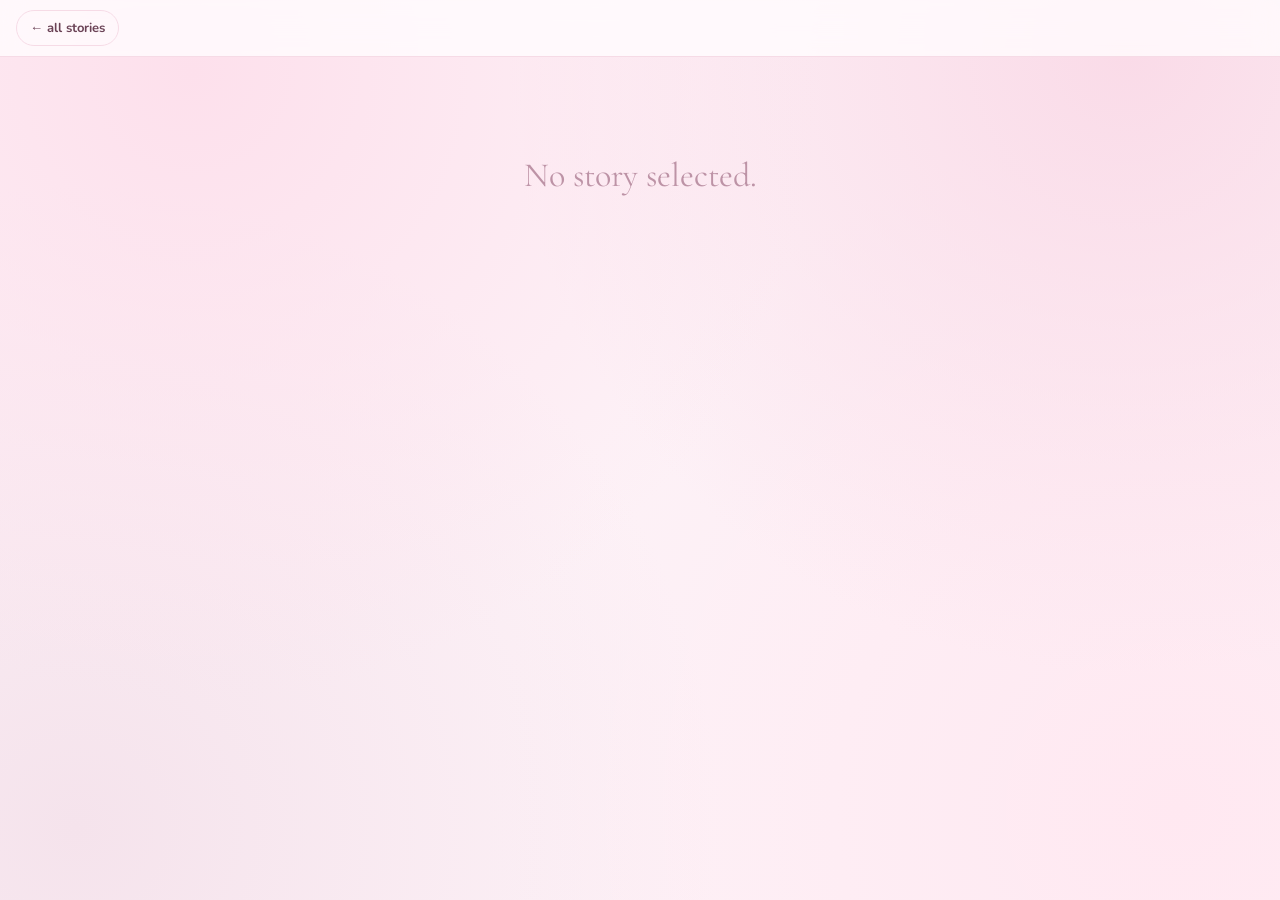
<file: Siddhesh-Journal/story.html>
<!DOCTYPE html>
<html lang="en" data-client="siddhesh">
<head>
<meta charset="UTF-8">
<meta name="viewport" content="width=device-width, initial-scale=1.0">
<title>Siddhesh's Journal</title>
<link rel="preconnect" href="https://fonts.googleapis.com">
<link rel="preconnect" href="https://fonts.gstatic.com" crossorigin>
<link href="https://fonts.googleapis.com/css2?family=Amatic+SC:wght@400;700&family=Bebas+Neue&family=Caveat:wght@400;600;700&family=Cedarville+Cursive&family=Cormorant+Garamond:ital,wght@0,400;0,500;0,600;0,700;1,400&family=Dancing+Script:wght@400;600;700&family=Gaegu:wght@400;700&family=Great+Vibes&family=Herr+Von+Muellerhoff&family=Indie+Flower&family=Gluten&family=Grand+Hotel&family=Kalam:wght@300;400;700&family=Lobster+Two:ital,wght@0,400;0,700;1,400&family=Nunito:wght@400;600;700&family=Parisienne&family=Patrick+Hand&family=Playfair+Display:ital,wght@0,400;0,700;1,400&family=Quicksand:wght@400;600;700&family=Sacramento&family=Sail&family=Satisfy&family=Shadows+Into+Light&family=Walter+Turncoat&display=swap" rel="stylesheet">
<link rel="stylesheet" href="../assets/css/style.css">
</head>
<body>
  <nav class="reader-nav" id="readerNav">
    <a class="btn ghost" href="index.html">← all stories</a>
    <div class="nav-title" id="navTitle"></div>
    <div class="nav-right">
      <button class="btn ghost" id="viewBtn" style="display:none;">📖 Book view</button>
      <button class="btn primary" id="pdfBtn" style="display:none;">⬇ Download PDF</button>
    </div>
  </nav>
  <div class="story-headline" id="headline" style="display:none;">
    <div class="kicker" id="hlDate"></div>
    <h1 id="hlTitle"></h1>
    <div class="rule"></div>
  </div>
  <div id="stage" class="reader-stage">
    <div class="jw-loader" id="loading">
      <div class="jw-book" aria-hidden="true"><i></i><i></i><i></i></div>
      <div class="jw-load-text" id="loadText">turning the page<span class="jw-dots" aria-hidden="true"><b></b><b></b><b></b></span></div>
      <div class="jw-load-bar" aria-hidden="true"><i></i></div>
      <div class="jw-load-note">stories carry their photos with them, so this can take a moment</div>
    </div>
  </div>
  <div class="book-nav" id="bookNav">
    <button class="bk-arrow" id="bkPrev" aria-label="Previous page">‹</button>
    <div class="bk-count" id="bkCount">1 / 1</div>
    <button class="bk-arrow" id="bkNext" aria-label="Next page">›</button>
  </div>
  <div class="jw-busy" id="busy">
    <div class="jw-loader">
      <div class="jw-book" aria-hidden="true"><i></i><i></i><i></i></div>
      <div class="jw-load-text">building your PDF<span class="jw-dots" aria-hidden="true"><b></b><b></b><b></b></span></div>
      <div class="jw-load-bar" aria-hidden="true"><i></i></div>
      <div class="jw-load-note" id="busyNote">rendering the pages one by one</div>
    </div>
  </div>

<script>
  /* Only client-specific code. DATA_DIR fixes which folder this editor writes to. */
  window.JOURNAL_CLIENT = {
    USERNAME : "laxman-sidhu",
    REPO     : "Journal-Writing",
    DATA_DIR : "Siddhesh-Journal/data",
    TITLE    : "Siddhesh's Journal"
  };
</script>
<script src="../assets/js/bg-list.js"></script>
<script src="../assets/js/core.js"></script>
<script>
(async function(){
  const J=window.JOURNAL;
  const stage=document.getElementById('stage'), loading=document.getElementById('loading');
  const loadText=document.getElementById('loadText'), pdfBtn=document.getElementById('pdfBtn');
  const viewBtn=document.getElementById('viewBtn'), bookNav=document.getElementById('bookNav');
  const bkPrev=document.getElementById('bkPrev'), bkNext=document.getElementById('bkNext'),
        bkCount=document.getElementById('bkCount');

  /* The loader cycles its line so a slow story reads as "working", never as "stuck". */
  const LOAD_LINES=['turning the page','unpacking the photos','smoothing the creases','almost there'];
  let lineAt=0;
  const loadTimer=setInterval(()=>{ lineAt=(lineAt+1)%LOAD_LINES.length; loadText.style.opacity='0';
    setTimeout(()=>{ loadText.firstChild.nodeValue=LOAD_LINES[lineAt]; loadText.style.opacity='1'; }, 280); }, 2400);
  function endLoader(msg){ clearInterval(loadTimer);
    if(msg===undefined){ loading.remove(); return; }
    loading.className='loading'; loading.textContent=msg; }

  const id=new URLSearchParams(location.search).get('id');
  if(!id){ endLoader('No story selected.'); return; }
  let postTitle='Story';
  try{
    const res=await fetch('data/posts/'+encodeURIComponent(id)+'.json?t='+Date.now(), {cache:'no-store'});
    if(!res.ok) throw new Error('not found');
    const post=await res.json();
    postTitle = post.title||'Story';
    document.title = postTitle+' — Siddhesh\u2019s Journal';
    document.getElementById('hlTitle').textContent = postTitle;
    document.getElementById('hlDate').textContent = J.formatDate(post.date);
    document.getElementById('headline').style.display='block';
    document.getElementById('navTitle').textContent = postTitle;
    (post.pages||[]).forEach(pg=> J.renderPageRO(stage, pg));
    endLoader();
    if(!post.pages || post.pages.length===0){ stage.innerHTML='<div class="loading">This story has no pages yet.</div>'; }
    else { pdfBtn.style.display='inline-flex'; viewBtn.style.display='inline-flex'; }
  }catch(e){ endLoader('Story not found.'); return; }


  /* Videos load nothing until asked: each tile shows its poster, and a click swaps in the
     real player. Starting one returns every other clip to its poster, so several videos can
     share a page without two of them playing over each other. */
  stage.addEventListener('click',(e)=>{
    const el=e.target.closest && e.target.closest('.el-video');
    if(!el || !el.__data) return;
    stage.querySelectorAll('.el-video').forEach(o=>{ if(o!==el) J.stopVideo(o, o.__data); });
    J.playVideo(el, el.__data);
  });
  function stopAllVideos(){ stage.querySelectorAll('.el-video').forEach(o=> J.stopVideo(o, o.__data)); }

  /* ---------- book view ----------
     Scroll view stays the default. Book view keeps exactly the same page nodes and only
     changes how they are presented, so nothing about the data, the editor or the PDF
     export has to know it exists. */
  const book={on:false, i:0, busy:false};
  /* The navbar title fades in once the headline has scrolled away, and stays up for the
     whole of book view, where the headline is hidden to give the page its height. */
  const nav=document.getElementById('readerNav');
  const onScroll=()=> nav.classList.toggle('scrolled', book.on || window.scrollY>140);
  window.addEventListener('scroll', onScroll, {passive:true}); onScroll();
  const holders=()=> [...stage.querySelectorAll('.page-holder')];
  const reduced=()=> matchMedia('(prefers-reduced-motion: reduce)').matches;

  function paint(){
    const hs=holders();
    hs.forEach((h,k)=>{ h.classList.toggle('is-current', k===book.i);
      h.classList.remove('is-peer','turning'); h.style.transform='';
      h.querySelectorAll('.leaf-back,.leaf-shade,.leaf-cast').forEach(n=> n.remove()); });
    bkPrev.disabled = book.i<=0; bkNext.disabled = book.i>=hs.length-1;
    bkCount.textContent = (book.i+1)+' / '+hs.length;
    sizeStage();
  }
  /* Holders are absolute in book view, so the stage carries no height of its own and the
     pages have to be placed by hand. Pages keep the same width-based size they have in the
     scroll reader — capping them to the viewport height instead shrank a page to well under
     half its width on a laptop, since a portrait page cannot fill a landscape screen. So the
     book is centred when there is room for it and sits near the top when there is not. */
  const BOOK_FOOT=104;                 // the strip kept clear under the book, where the page nav sits
  const bookRoom=()=> Math.max(320, window.innerHeight - stage.offsetTop - BOOK_FOOT);
  function sizeStage(){
    if(!book.on){ stage.style.height=''; return; }
    const hs=holders(); if(!hs.length) return;
    const tall=Math.max.apply(null, hs.map(h=> h.offsetHeight));
    const room=bookRoom(), band=Math.max(room, tall+28);
    // a page taller than the window keeps the same foot, so the book never ends flush with the page
    stage.style.height=(band + (band>room ? BOOK_FOOT : 0))+'px';
    hs.forEach(h=> h.style.top=Math.max(14, Math.round((band-tall)/2))+'px');
  }

  const overlay=(host,cls)=>{ const n=document.createElement('div'); n.className=cls; host.appendChild(n); return n; };

  function turn(dir){
    const hs=holders(), cur=hs[book.i], nxt=hs[book.i+dir];
    if(book.busy || !cur || !nxt) return;
    book.busy=true; stopAllVideos();
    cur.classList.add('is-current'); nxt.classList.add('is-peer');
    /* Going forward the current page lifts away about its spine; going back the incoming
       page swings in over it. Either way one leaf turns and the other lies still beneath. */
    const leaf = dir>0 ? cur : nxt, under = dir>0 ? nxt : cur;
    leaf.classList.add('turning');

    const back=overlay(leaf,'leaf-back'), shade=overlay(leaf,'leaf-shade'), cast=overlay(under,'leaf-cast');
    const soft=reduced(), DUR = soft ? 240 : 820;
    const opts={duration:DUR, easing:soft?'ease':'cubic-bezier(.33,.66,.27,1)', fill:'forwards'};
    const anims=[];
    if(soft){
      anims.push(leaf.animate(dir>0?[{opacity:1},{opacity:0}]:[{opacity:0},{opacity:1}], opts));
    } else {
      const spin=[{transform:'rotateY(0deg)'},{transform:'rotateY(-174deg)'}];
      anims.push(leaf.animate(dir>0? spin : spin.slice().reverse(), opts));
      /* the paper reverse takes over exactly as the leaf crosses upright */
      anims.push(back.animate(dir>0
        ? [{opacity:0,offset:0},{opacity:0,offset:.47},{opacity:1,offset:.55},{opacity:1,offset:1}]
        : [{opacity:1,offset:0},{opacity:1,offset:.45},{opacity:0,offset:.53},{opacity:0,offset:1}], opts));
      anims.push(shade.animate(dir>0
        ? [{opacity:0},{opacity:.62,offset:.55},{opacity:.12}]
        : [{opacity:.12},{opacity:.62,offset:.45},{opacity:0}], opts));
      anims.push(cast.animate([{opacity:0},{opacity:.55,offset:.42},{opacity:0}], opts));
    }
    /* fill:'forwards' keeps the last frame applied, so the animations have to be cancelled
       or the leaf would stay face-down however the inline transform is cleared */
    let ended=false;
    const finish=()=>{ if(ended) return; ended=true;
      anims.forEach(a=>{ try{ a.cancel(); }catch(e){} });
      [back,shade,cast].forEach(n=> n.remove());
      book.i+=dir; paint(); book.busy=false; };
    anims[0].onfinish=finish;
    setTimeout(finish, DUR+300);   // never strand the reader if a frame is dropped
  }

  function setBook(on){
    book.on=on;
    document.body.classList.toggle('book-mode', on);
    bookNav.classList.toggle('open', on);
    viewBtn.textContent = on ? '☰ Scroll view' : '📖 Book view';
    /* the navbar carries the title in book view, since the headline is hidden to free height */
    nav.classList.toggle('scrolled', on || window.scrollY>140);
    if(on){ stopAllVideos(); book.i=Math.min(book.i, holders().length-1);
      paint(); requestAnimationFrame(sizeStage);
      window.scrollTo({top:0, behavior:'smooth'}); }
    else { stage.style.height='';
      holders().forEach(h=>{ h.classList.remove('is-current','is-peer','turning');
        h.style.transform=''; h.style.top='';
        h.querySelectorAll('.leaf-back,.leaf-shade,.leaf-cast').forEach(n=> n.remove()); }); }
  }
  viewBtn.onclick=()=> setBook(!book.on);
  bkPrev.onclick=()=> turn(-1);
  bkNext.onclick=()=> turn(1);
  window.addEventListener('keydown',(e)=>{
    if(!book.on || e.altKey || e.ctrlKey || e.metaKey) return;
    if(e.key==='ArrowRight'){ e.preventDefault(); turn(1); }
    if(e.key==='ArrowLeft'){ e.preventDefault(); turn(-1); }
  });
  let sx=null, sy=null;
  stage.addEventListener('touchstart',(e)=>{ if(!book.on||e.touches.length!==1) return;
    sx=e.touches[0].clientX; sy=e.touches[0].clientY; }, {passive:true});
  stage.addEventListener('touchend',(e)=>{
    if(!book.on || sx==null) return;
    const t=e.changedTouches[0], dx=t.clientX-sx, dy=t.clientY-sy;
    sx=null;
    if(Math.abs(dx)>55 && Math.abs(dx)>Math.abs(dy)*1.5) turn(dx<0 ? 1 : -1);
  }, {passive:true});
  /* core.js refits the pages on resize; re-centre once it has */
  window.addEventListener('resize',()=> setTimeout(sizeStage, 0));

  // ----- PDF (libraries load only on click, keeping the page fast) -----
  function loadScript(src){ return new Promise((res,rej)=>{ const s=document.createElement('script'); s.src=src; s.onload=res; s.onerror=()=>rej(new Error('load '+src)); document.head.appendChild(s); }); }
  let libsLoaded=false;
  async function ensureLibs(){ if(libsLoaded) return;
    await loadScript('https://cdnjs.cloudflare.com/ajax/libs/html2canvas/1.4.1/html2canvas.min.js');
    await loadScript('https://cdnjs.cloudflare.com/ajax/libs/jspdf/2.5.1/jspdf.umd.min.js'); libsLoaded=true; }
  const PDF_BG=(getComputedStyle(document.documentElement).getPropertyValue('--pdf-bg')||'#ffffff').trim();
  const busy=document.getElementById('busy'), busyNote=document.getElementById('busyNote');
  pdfBtn.onclick=async()=>{
    const pages=[...stage.querySelectorAll('.page')];
    if(!pages.length) return;
    const orig=pdfBtn.textContent; pdfBtn.disabled=true; pdfBtn.textContent='Preparing...';
    const spots=pages.map(p=>p.parentNode);            // each page's own .page-scaler
    const savedBodyOv=document.body.style.overflowX;
    /* html2canvas masks a shadow fill against a rectangle the size of the output canvas,
       but lays that rectangle out in DOCUMENT coordinates, so any part of the element
       sitting past it is left with a winding number of -1 and gets filled instead of
       skipped. Every page below the first starts lower down the document than that
       rectangle reaches, which is what flooded them with the page's inset box-shadow
       colour and buried the artwork. Rasterising each page from the document origin keeps
       the whole page inside the rectangle, so the mask lands where it should. */
    const host=document.createElement('div');
    host.style.cssText='position:absolute; left:0; top:0; margin:0; padding:0; width:'+J.PAGE_W+'px;';
    /* On screen the page carries a 1px inset hairline and rounded corners. Both sit INSIDE
       the page box, so they print as a ring of --paper-edge and four tinted corners around
       otherwise full-bleed artwork. A sheet of paper has neither, so they come off for the
       capture and go back straight after. */
    const bare=p=>{ p.style.boxShadow='none'; p.style.borderRadius='0'; };
    const dressed=p=>{ p.style.boxShadow=''; p.style.borderRadius=''; };
    const restore=()=>{ pages.forEach((p,i)=>{ dressed(p); spots[i].appendChild(p); }); host.remove();
      document.body.style.overflowX=savedBodyOv; busy.classList.remove('open');
      window.dispatchEvent(new Event('resize')); };
    try{
      await ensureLibs();
      /* html2canvas cannot rasterise an <iframe> or a playing <video>, so put every clip
         back to its poster first; the PDF then gets the poster and its play badge. */
      stopAllVideos();
      if(document.fonts && document.fonts.ready) await document.fonts.ready;
      busy.classList.add('open');
      document.body.style.overflowX='visible';
      document.body.insertBefore(host, document.body.firstChild);
      /* lay the clone out wide enough for a full-width page, so a narrow phone viewport
         cannot clip the host either */
      const winW=Math.max(document.documentElement.clientWidth, J.PAGE_W+80);
      const { jsPDF }=window.jspdf; let pdf=null;
      for(let i=0;i<pages.length;i++){
        pdfBtn.textContent='Page '+(i+1)+'/'+pages.length;
        busyNote.textContent='page '+(i+1)+' of '+pages.length;
        host.appendChild(pages[i]); bare(pages[i]);
        const canvas=await html2canvas(pages[i], {scale:2, backgroundColor:PDF_BG, useCORS:true, logging:false,
          width:J.PAGE_W, height:pages[i].offsetHeight, windowWidth:winW, scrollX:0, scrollY:0});
        dressed(pages[i]); spots[i].appendChild(pages[i]);
        const w=canvas.width, h=canvas.height; const img=canvas.toDataURL('image/jpeg',0.92); const orient=w>h?'l':'p';
        if(!pdf) pdf=new jsPDF({orientation:orient, unit:'px', format:[w,h]}); else pdf.addPage([w,h], orient);
        pdf.addImage(img,'JPEG',0,0,w,h);
      }
      restore();
      pdf.save((postTitle||'journal').replace(/[^a-z0-9]+/gi,'-').toLowerCase()+'.pdf');
    }catch(err){ restore(); alert('Sorry, the PDF could not be generated. '+(err.message||'')); }
    pdfBtn.disabled=false; pdfBtn.textContent=orig;
  };
})();
</script>
</body>
</html>
</file>
<file: assets/css/style.css>
/* ===== Journal Writing — SHARED STYLES (one stylesheet for every client) =====
   Structure + layout live here once. The COLOUR THEME is switched per client by a
   data-client attribute on the <html> element:

     <html data-client="dhanashri">   → pastel lavender        (the default :root below)
     <html data-client="pratiksha">   → pastel blue            (override block)
     <html data-client="siddhesh">    → rose pink              (override block)

   All palettes are intentionally gentle, low-saturation pastels — soft, not bright.
   To tune a client's colour, edit only its token block; nothing structural changes. */

/* -------- DEFAULT THEME = Dhanashri (pastel lavender — tuned MORE lavender) -------- */
:root{
  /* paper + ink */
  --paper:#fbf8ff; --paper-edge:#e8def8; --ink:#514669; --ink-soft:#a498c4;
  --grid:#eae1f8;
  /* accent family (names kept from the original system):
     --lav = lavender accent, --lav-deep = primary (buttons), --lilac = pale lilac,
     --blush = pink, --mint = soft sage, --peri = periwinkle, --soft = pale tint */
  --lav:#c3adee; --lav-deep:#9377d6; --lilac:#ddccf7;
  --blush:#efe0f6; --mint:#d9e6ec; --peri:#cbcdf6; --soft:#f3ebfd;
  --shadow:rgba(81,70,105,.16);
  --tape:rgba(195,173,238,.82);
  --primary-hover:#8163c9;
  /* fonts */
  --hand:'Caveat', cursive; --cute:'Gaegu', cursive; --body:'Nunito', sans-serif;
  --script:'Great Vibes', cursive; --serif:'Cormorant Garamond', serif;
  /* page-art glow corners (homepage background) */
  --glow1:#f1e6ff; --glow2:#eae0fb; --glow3:#f4e9ff; --glow4:#e9e7f8; --glow-base:#f6f0fe;
  --pdf-bg:#fbf8ff;
}

/* -------- PRATIKSHA THEME (pastel blue) --------
   Soft sky-blue paper, slate-blue ink, muted cornflower accent. Gentle, low-saturation. */
html[data-client="pratiksha"]{
  --paper:#f8fbff; --paper-edge:#dde8f6; --ink:#4e5b76; --ink-soft:#98a8c7;
  --grid:#e3ecf8;
  --lav:#a9c3e8; --lav-deep:#6e90c9; --lilac:#d5e2f4;
  --blush:#e2ecf9; --mint:#dcebe8; --peri:#cddcf3; --soft:#edf4fc;
  --shadow:rgba(74,95,130,.16);
  --tape:rgba(169,195,232,.78);
  --primary-hover:#5c7fb9;
  --glow1:#e5f0fd; --glow2:#e2ebf9; --glow3:#eaf3ff; --glow4:#e6edf5; --glow-base:#f2f7fd;
  --pdf-bg:#f8fbff;
}

/* -------- SIDDHESH THEME (rose pink) --------
   A garden-rose palette: blush-pink paper, deep rose-plum ink, rose accent, with a soft
   leaf-green as the one cool note. Still gentle and pastel, never loud. */
html[data-client="siddhesh"]{
  --paper:#fff7fa; --paper-edge:#f6dbe6; --ink:#6b4356; --ink-soft:#bd93a6;
  --grid:#fae0ea;
  --lav:#f0a6c2; --lav-deep:#cf5b86; --lilac:#f7d3e0;
  --blush:#fce0ea; --mint:#dde9dc; --peri:#f4dae6; --soft:#fdeef4;
  --shadow:rgba(122,60,86,.16);
  --tape:rgba(240,166,194,.75);
  --primary-hover:#b94a73;
  --glow1:#fde0ec; --glow2:#fadbe8; --glow3:#ffe8f1; --glow4:#f5e3ec; --glow-base:#fdf2f7;
  --pdf-bg:#fff7fa;
}


*{box-sizing:border-box; -webkit-tap-highlight-color:transparent;}
html,body{margin:0; min-height:100%;}
body{
  font-family:var(--body); color:var(--ink); overflow-x:hidden;
  background:
    radial-gradient(circle at 15% 8%,  var(--glow1) 0%, transparent 46%),
    radial-gradient(circle at 88% 6%,  var(--glow2) 0%, transparent 44%),
    radial-gradient(circle at 92% 90%, var(--glow3) 0%, transparent 48%),
    radial-gradient(circle at 6% 92%,  var(--glow4) 0%, transparent 44%),
    var(--glow-base);
}
a{color:inherit; text-decoration:none;}

.btn{font-family:var(--body); font-weight:700; font-size:13px; border:1px solid var(--paper-edge);
  background:#fff; color:var(--ink); padding:8px 13px; border-radius:999px; cursor:pointer;
  display:inline-flex; align-items:center; gap:6px; transition:.15s; box-shadow:0 2px 6px var(--shadow);}
.btn:hover{transform:translateY(-1px); box-shadow:0 5px 12px var(--shadow);}
.btn.ghost{background:transparent; box-shadow:none;}
.btn.primary{background:var(--lav-deep); border-color:var(--lav-deep); color:#fff;}
.btn.primary:hover{background:var(--primary-hover);}

/* ===== journal page + elements ===== */
.page{position:relative; width:760px; min-height:1000px; background:var(--paper);
  background-image:linear-gradient(var(--grid) 1px, transparent 1px),linear-gradient(90deg, var(--grid) 1px, transparent 1px);
  background-size:26px 26px; border-radius:8px;
  box-shadow:0 18px 50px var(--shadow), inset 0 0 0 1px var(--paper-edge);
  overflow:hidden;}
.page.dot{background-image:radial-gradient(var(--grid) 1.4px, transparent 1.4px); background-size:24px 24px;}
.page.plain{background-image:none;}
/* image backgrounds: the full decorative page art is always shown (nothing cropped) */
.page.bg{background-color:var(--paper); background-repeat:no-repeat; background-position:center; background-size:100% 100%;}
.page::before{content:""; position:absolute; left:0; top:0; bottom:0; width:34px;
  background:linear-gradient(90deg, var(--shadow), transparent); pointer-events:none; opacity:.5;}
.page.bg::before{display:none;}
/* holder reserves the scaled footprint so nothing overflows on mobile */
.page-holder{position:relative; overflow:hidden; margin:0 auto;}
.page-scaler{transform-origin:top left; position:absolute; top:0; left:0;}

.el{position:absolute; user-select:none;}
.el-text .text-body{font-family:var(--cute); font-size:20px; line-height:1.45; color:var(--ink);
  outline:none; min-width:60px; min-height:24px; padding:8px 10px; white-space:pre-wrap; word-break:break-word; border-radius:6px;}
/* inline formatting inside a text box */
.el-text .text-body b, .el-text .text-body strong{font-weight:700;}
.el-text .text-body i, .el-text .text-body em{font-style:italic;}
.el-text .text-body u{text-decoration:underline;}
.el-text .text-body s{text-decoration:line-through;}
.el-text .text-body ul, .el-text .text-body ol{margin:0; padding-left:1.3em;}
.el-text .text-body li{margin:0;}

/* ---- shaped text boxes (L / C / U / T / custom) ----
   The outline is an SVG painted behind the words; the text region itself is carved by two
   invisible floats carrying a shape-outside polygon, so the words really follow the outline
   instead of sitting in a rectangle with a decorative border drawn around it. */
.el-text.shaped{position:absolute; pointer-events:none;}
.el-text.shaped .shape-art{position:absolute; left:0; top:0; z-index:0; pointer-events:none; overflow:visible;}
.el-text.shaped .text-body{position:relative; z-index:1; background:transparent !important; border-radius:0; pointer-events:auto;}
.shape-ex{pointer-events:none; user-select:none; -webkit-user-select:none;}

/* ---- photos: selectable looks (card default, plain, shadow, frame, border) ----
   SHADOW is now an independent add-on (.has-shadow), so any look can cast a shadow,
   and removing it removes the shadow entirely. Looks themselves no longer hard-code
   a shadow — .has-shadow supplies it. PLAIN keeps full transparency (no box) so a
   cut-out PNG shows only its subject. */
.el-photo{border-radius:3px;}
.el-photo img{display:block; width:100%; height:auto; border-radius:1px; pointer-events:none;}
.el-photo .cap{font-family:var(--hand); font-size:18px; color:var(--ink-soft); text-align:center; margin-top:12px; outline:none; min-height:18px; display:none;}

.el-photo.style-card{padding:8px 8px 12px; background:#fffdfb;}
.el-photo.style-card .cap{display:block;}
.el-photo.style-frame{padding:8px 8px 12px;}
.el-photo.style-frame .cap{display:block;}
.el-photo.style-card.nocap, .el-photo.style-frame.nocap{padding-bottom:8px;}
.el-photo.style-card.nocap .cap, .el-photo.style-frame.nocap .cap{display:none;}

/* plain = bare image, transparency preserved (no background, no padding, no box) */
.el-photo.style-plain{padding:0; background:none !important;}
.el-photo.style-plain img{border-radius:2px;}

/* legacy "shadow" look (older posts): a bare image; shadow comes from .has-shadow which
   we add automatically for these so they look unchanged. */
.el-photo.style-shadow{padding:0; background:none; border-radius:3px;}
.el-photo.style-shadow img{border-radius:3px;}

.el-photo.style-border{padding:6px; background:#fff; border:1px solid var(--paper-edge); border-radius:7px;}
.el-photo.style-border img{border-radius:3px;}

/* the independent shadow toggle */
.el-photo.has-shadow{box-shadow:0 9px 24px var(--shadow);}
.el-photo.style-border.has-shadow{box-shadow:0 6px 16px var(--shadow);}

/* ---- video: a poster with a play badge, swapped for a real player on click ----
   The badge is a CSS circle plus a CSS-border triangle rather than an inline SVG, because
   html2canvas (used by the PDF export) renders borders and border-radius reliably but
   silently drops SVG. Keep it that way or the play marker will vanish from the PDF. */
.el-video .vwrap{position:relative; overflow:hidden; border-radius:8px; background:#100c1a; line-height:0;}
.el-video .vposter{display:block; width:100%; height:auto; pointer-events:none;}
.el-video .vplayer{display:block; width:100%; height:100%; border:0; background:#100c1a;}
.el-video .vplay{position:absolute; left:50%; top:50%; width:56px; height:56px; margin:-28px 0 0 -28px;
  border-radius:50%; background:rgba(16,12,26,.5); border:2px solid rgba(255,255,255,.94);
  box-shadow:0 4px 16px rgba(0,0,0,.28); pointer-events:none; transition:.16s;}
.el-video .vplay i{position:absolute; left:50%; top:50%; width:0; height:0; margin:-10px 0 0 -5px;
  border-left:17px solid #fff; border-top:10px solid transparent; border-bottom:10px solid transparent;}
.el-video .cap{font-family:var(--hand); font-size:18px; color:var(--ink-soft); text-align:center;
  margin-top:6px; outline:none; min-height:18px; line-height:1.25;}
.el-video.nocap .cap{display:none;}
/* CARD look: the same white photo-card treatment as a framed photo, so a clip and a photo
   sitting side by side on a page match. PLAIN is just the video with nothing around it. */
.el-video.style-card{padding:8px 8px 12px; border-radius:4px;}
.el-video.style-card .cap{margin-top:12px;}
.el-video.style-card.nocap{padding-bottom:8px;}
.el-video.style-plain{padding:0; background:none !important;}
.el-video.has-shadow{box-shadow:0 9px 24px var(--shadow);}
/* ---- caption position ----
   The caption sits centred in its band by default (12px above, 12px below). capDX / capDY
   nudge it from there; a downward nudge grows the card just enough to keep the caption
   inside it, and an upward nudge tightens the card back up. */
.el-photo .cap, .el-video .cap{transform:translate(var(--cap-dx,0px), var(--cap-dy,0px));}
.el-photo.style-card:not(.nocap), .el-photo.style-frame:not(.nocap),
.el-video.style-card:not(.nocap){padding-bottom:max(4px, calc(12px + var(--cap-dy,0px)));}
.el-photo.style-plain:not(.nocap), .el-video.style-plain:not(.nocap){padding-bottom:max(0px, var(--cap-dy,0px));}

/* only the reader plays: the badge lifts on hover there, and the whole tile is the button */
.reader-stage .el-video{cursor:pointer;}
.reader-stage .el-video:hover .vplay{background:rgba(16,12,26,.72); transform:scale(1.07);}

.el-sticker .s-emoji{font-size:54px; line-height:1; display:block; filter:drop-shadow(0 3px 4px var(--shadow));}
.el-imgsticker img{display:block; width:100%; height:auto; pointer-events:none; filter:drop-shadow(0 4px 6px var(--shadow));}
.el-doodle{color:var(--ink);}
.el-doodle svg{display:block; width:100%; height:auto; overflow:visible; filter:drop-shadow(0 2px 3px var(--shadow));}
.el-washi .tape{width:120px;height:30px; border-radius:2px; opacity:.86; box-shadow:0 2px 6px var(--shadow); position:relative; overflow:hidden;}
.el-washi .tape:after{content:""; position:absolute; inset:0; background-image:repeating-linear-gradient(45deg, rgba(255,255,255,.32) 0 6px, transparent 6px 12px);}
.el-washi .tape.plain:after{content:none;}

/* ===== homepage ===== */
.site-head{padding:50px 22px 10px; text-align:center;}
.site-head h1{font-family:'DaunPenh','Daun Penh','Cormorant Garamond',serif; font-size:84px; margin:0 0 2px; color:var(--ink); font-weight:400; line-height:1;}
.site-head .rule{width:60px; height:2px; border-radius:3px; background:var(--lav); margin:12px auto 0; opacity:.8;}
.site-head p{color:var(--ink-soft); margin:14px 0 0; font-size:17px; font-family:var(--serif); font-style:italic; font-weight:500;}
/* back link from a journal's homepage to the main page */
.home-back{position:absolute; top:14px; left:14px; padding:6px 12px;}
.home-back:hover{background:rgba(255,255,255,.6);}

/* homepage identity fonts are the SAME for all three clients: Daun Penh (falling back to
   Cormorant Garamond where not installed) on the heading and the status texts, with
   Playfair Display on the story-card titles — set directly in the base rules below. */


.cards{display:flex; flex-wrap:wrap; justify-content:center; align-items:flex-start; gap:36px 28px; padding:42px 22px 96px;}
.card{width:300px; max-width:320px; background:#fffdfb; padding:13px 13px 18px; border-radius:8px;
  box-shadow:0 10px 28px var(--shadow); transition:.2s cubic-bezier(.2,.7,.3,1); cursor:pointer; display:block;}
.card:nth-child(4n+1){transform:rotate(-1.1deg);}
.card:nth-child(4n+3){transform:rotate(1deg);}
.card:hover{transform:translateY(-7px) rotate(0deg); box-shadow:0 20px 44px var(--shadow);}
.card .thumb{width:100%; aspect-ratio:4/3; object-fit:cover; border-radius:5px; background:var(--soft); display:block;}
.card .thumb.placeholder{display:flex; align-items:center; justify-content:center; font-size:46px; color:var(--lilac);}
.card .c-date{font-size:11px; font-weight:700; letter-spacing:1px; color:var(--lav-deep); margin:13px 3px 0; text-transform:uppercase;}
.card .c-title{font-family:'Playfair Display','Bodoni MT',serif; font-weight:500; font-size:25px; line-height:1.1; color:var(--ink); margin:4px 3px 0;
  overflow-wrap:anywhere;
  display:-webkit-box; -webkit-box-orient:vertical; -webkit-line-clamp:2; line-clamp:2;
  overflow:hidden; min-height:2.24em;}
.empty{text-align:center; color:var(--ink-soft); max-width:380px; margin:70px auto; padding:0 20px;}
.empty .big{font-family:'DaunPenh','Daun Penh','Cormorant Garamond',serif; font-size:52px; color:var(--ink); margin-bottom:8px;}

/* ===== reader ===== */
/* ===== reader navbar ===== */
.reader-nav{position:sticky; top:0; z-index:60; display:flex; align-items:center; gap:10px;
  padding:10px 16px; background:rgba(255,255,255,.74); backdrop-filter:blur(12px) saturate(1.3);
  border-bottom:1px solid var(--paper-edge);}
.reader-nav .nav-title{flex:1; min-width:0; text-align:center; font-family:var(--serif); font-size:19px;
  color:var(--ink); white-space:nowrap; overflow:hidden; text-overflow:ellipsis;
  opacity:0; transition:opacity .25s;}
.reader-nav.scrolled .nav-title{opacity:1;}
.reader-nav .nav-right{display:flex; align-items:center; gap:8px; margin-left:auto;}
@media(max-width:600px){
  .reader-nav{padding:7px 10px; gap:6px;}
  .reader-nav .nav-title{display:none;}
  .reader-nav .btn{padding:6px 10px; font-size:11.5px; line-height:1.4; gap:4px;}
}

/* ===== book view =====
   The same pages, stacked instead of scrolled. Holders are absolutely positioned and
   centred with auto margins rather than a translate, which leaves `transform` free for
   the page turn. Hidden pages are hidden with opacity, not display:none, so the PDF
   export can still measure every one of them. */
body.book-mode .reader-stage{display:block; position:relative; overflow:hidden;
  perspective:2000px; perspective-origin:50% 42%; padding:0 16px;}
/* The vignette is fixed to the viewport, not the stage. Scoped to the stage it ended
   wherever the page ended and left a visible seam of untinted background below the book. */
body.book-mode::before{content:""; position:fixed; inset:0; z-index:0; pointer-events:none;
  background:radial-gradient(125% 78% at 50% 42%, transparent 40%, var(--shadow) 128%); opacity:.55;}
/* the title moves to the navbar in book view, so the page gets the height instead */
body.book-mode .story-headline{display:none;}

body.book-mode .page-holder{position:absolute; left:0; right:0; top:0; margin:0 auto;
  opacity:0; pointer-events:none; transition:opacity .18s linear; border-radius:3px 10px 10px 3px;}
body.book-mode .page-holder.is-current{opacity:1; pointer-events:auto; z-index:2;}
body.book-mode .page-holder.is-peer{opacity:1; z-index:1;}
/* the unturned pages showing along the outer edge, plus the book's own ambient shadow */
body.book-mode .page-holder.is-current, body.book-mode .page-holder.is-peer{
  box-shadow:3px 3px 0 -1px #fff, 3px 4px 0 var(--paper-edge),
             7px 7px 0 -1px #fff, 7px 8px 0 var(--paper-edge),
             0 28px 60px var(--shadow);}
/* the bound edge: a soft gutter shadow down the spine side of every page */
body.book-mode .page-holder::after{content:""; position:absolute; left:0; top:0; bottom:0; width:44px;
  background:linear-gradient(90deg, rgba(60,30,45,.20), rgba(60,30,45,.05) 55%, transparent);
  pointer-events:none; z-index:6;}
body.book-mode .page-holder.turning{z-index:5; transform-origin:left center; transition:none;
  box-shadow:0 34px 70px rgba(60,30,45,.32);}

/* The reverse of a turning leaf. Without it the page would show a mirror image of its own
   face past upright; a real sheet shows blank paper, with its gutter on the other side. */
.leaf-back{position:absolute; inset:0; z-index:7; opacity:0; pointer-events:none;
  background:var(--paper);
  background-image:linear-gradient(270deg, rgba(60,30,45,.17), rgba(60,30,45,.03) 42%, transparent 72%);}
/* light falling off the leaf as it swings up, and the shadow it sweeps over the page below */
.leaf-shade{position:absolute; inset:0; z-index:8; opacity:0; pointer-events:none;
  background:linear-gradient(90deg, rgba(40,20,35,.55), rgba(40,20,35,.14) 55%, transparent);}
.leaf-cast{position:absolute; inset:0; z-index:9; opacity:0; pointer-events:none;
  background:linear-gradient(90deg, rgba(40,20,35,.45), rgba(40,20,35,.10) 48%, transparent 78%);}

.book-nav{position:fixed; left:50%; bottom:18px; transform:translateX(-50%); z-index:70;
  display:none; align-items:center; gap:6px; padding:6px; border-radius:999px;
  background:rgba(255,255,255,.88); backdrop-filter:blur(10px);
  border:1px solid var(--paper-edge); box-shadow:0 10px 30px var(--shadow);}
.book-nav.open{display:flex;}
.bk-arrow{width:42px; height:42px; border-radius:50%; border:none; cursor:pointer;
  background:var(--soft); color:var(--lav-deep); font-size:24px; line-height:1;
  display:grid; place-items:center; transition:background .15s, color .15s;}
.bk-arrow:hover:not(:disabled){background:var(--lav); color:#fff;}
.bk-arrow:disabled{opacity:.32; cursor:default;}
.bk-count{min-width:70px; text-align:center; font-family:var(--body); font-size:13px;
  font-weight:700; color:var(--ink-soft); letter-spacing:.4px;}
@media(prefers-reduced-motion:reduce){ body.book-mode .page-holder{transition:opacity .2s;} }

.story-headline{text-align:center; padding:14px 22px 2px;}
.story-headline .kicker{font-size:12px; letter-spacing:3px; text-transform:uppercase; color:var(--lav-deep); font-weight:700;}
.story-headline h1{font-family:var(--serif); font-weight:600; font-size:clamp(40px,8vw,64px); margin:8px 0 0; color:var(--ink); line-height:1.04;}
.story-headline .rule{width:60px; height:2px; border-radius:3px; background:var(--lav); margin:16px auto 0; opacity:.8;}
.reader-stage{padding:18px 10px 90px; display:flex; flex-direction:column; align-items:center; gap:26px; overflow-x:hidden;}
.loading{text-align:center; color:var(--ink-soft); padding:80px 20px; font-family:'DaunPenh','Daun Penh','Cormorant Garamond',serif; font-size:34px;}

/* ===== loader (shared by the reader and the editor) =====
   A flipping-book animation so a slow story load reads as "working" rather than "stuck". */
.jw-loader{display:flex; flex-direction:column; align-items:center; gap:16px; padding:64px 20px; text-align:center;}
.jw-book{position:relative; width:96px; height:64px; perspective:420px;}
.jw-book:before,.jw-book:after{content:""; position:absolute; top:0; width:47px; height:64px;
  background:#fff; border:1px solid var(--paper-edge); box-shadow:0 8px 20px var(--shadow);}
.jw-book:before{left:0; border-radius:7px 2px 2px 7px;}
.jw-book:after{right:0; border-radius:2px 7px 7px 2px;}
.jw-book i{position:absolute; left:48px; top:2px; width:46px; height:60px; background:#fff;
  border:1px solid var(--paper-edge); border-radius:2px 7px 7px 2px;
  transform-origin:left center; animation:jw-flip 1.9s ease-in-out infinite;}
.jw-book i:nth-child(2){animation-delay:.32s;}
.jw-book i:nth-child(3){animation-delay:.64s;}
@keyframes jw-flip{0%{transform:rotateY(0deg);} 55%,100%{transform:rotateY(-172deg);}}

.jw-load-text{font-family:'DaunPenh','Daun Penh','Cormorant Garamond',serif; font-size:30px;
  color:var(--ink-soft); line-height:1.2; transition:opacity .3s;}
.jw-dots{display:inline-flex; gap:3px; margin-left:4px;}
.jw-dots b{width:4px; height:4px; border-radius:50%; background:var(--lav-deep); opacity:.25;
  align-self:flex-end; margin-bottom:8px; animation:jw-dot 1.2s ease-in-out infinite;}
.jw-dots b:nth-child(2){animation-delay:.18s;}
.jw-dots b:nth-child(3){animation-delay:.36s;}
@keyframes jw-dot{0%,70%,100%{opacity:.25; transform:translateY(0);} 35%{opacity:.95; transform:translateY(-3px);}}

.jw-load-bar{width:168px; height:4px; border-radius:999px; background:var(--soft); overflow:hidden;}
.jw-load-bar i{display:block; width:38%; height:100%; border-radius:999px; background:var(--lav-deep);
  opacity:.8; animation:jw-slide 1.35s ease-in-out infinite;}
@keyframes jw-slide{0%{transform:translateX(-115%);} 100%{transform:translateX(285%);}}
.jw-load-note{font-family:var(--body); font-size:13px; color:var(--ink-soft); opacity:.85; max-width:280px;}

/* full-screen busy overlay: the editor's slow jobs, and the reader's PDF export, which
   parks each page at the document origin behind this veil while it is rasterised */
.jw-busy{position:fixed; inset:0; z-index:500; display:none; align-items:center; justify-content:center;
  background:rgba(255,255,255,.96); backdrop-filter:blur(3px);}
.jw-busy.open{display:flex;}
.jw-busy .jw-loader{padding:0;}
.jw-busy .jw-load-text{font-size:26px; color:var(--ink);}

@media(prefers-reduced-motion:reduce){
  .jw-book i, .jw-dots b, .jw-load-bar i{animation:none;}
}

/* ===== mobile ===== */
@media(max-width:600px){
  .site-head{padding:56px 16px 6px;}
  .site-head h1{font-size:56px;}
  .site-head p{font-size:14px;}
  .cards{gap:18px 12px; padding:26px 14px 80px;}
  .card{width:calc(50% - 8px); max-width:none; padding:8px 8px 12px; border-radius:8px;}
  .card:nth-child(4n+1),.card:nth-child(4n+3){transform:none;}
  .card .c-title{font-size:20px;}
  .card .c-date{font-size:10px; margin-top:8px;}
  .reader-stage{padding:14px 16px 80px; gap:20px;}
}
</file>
